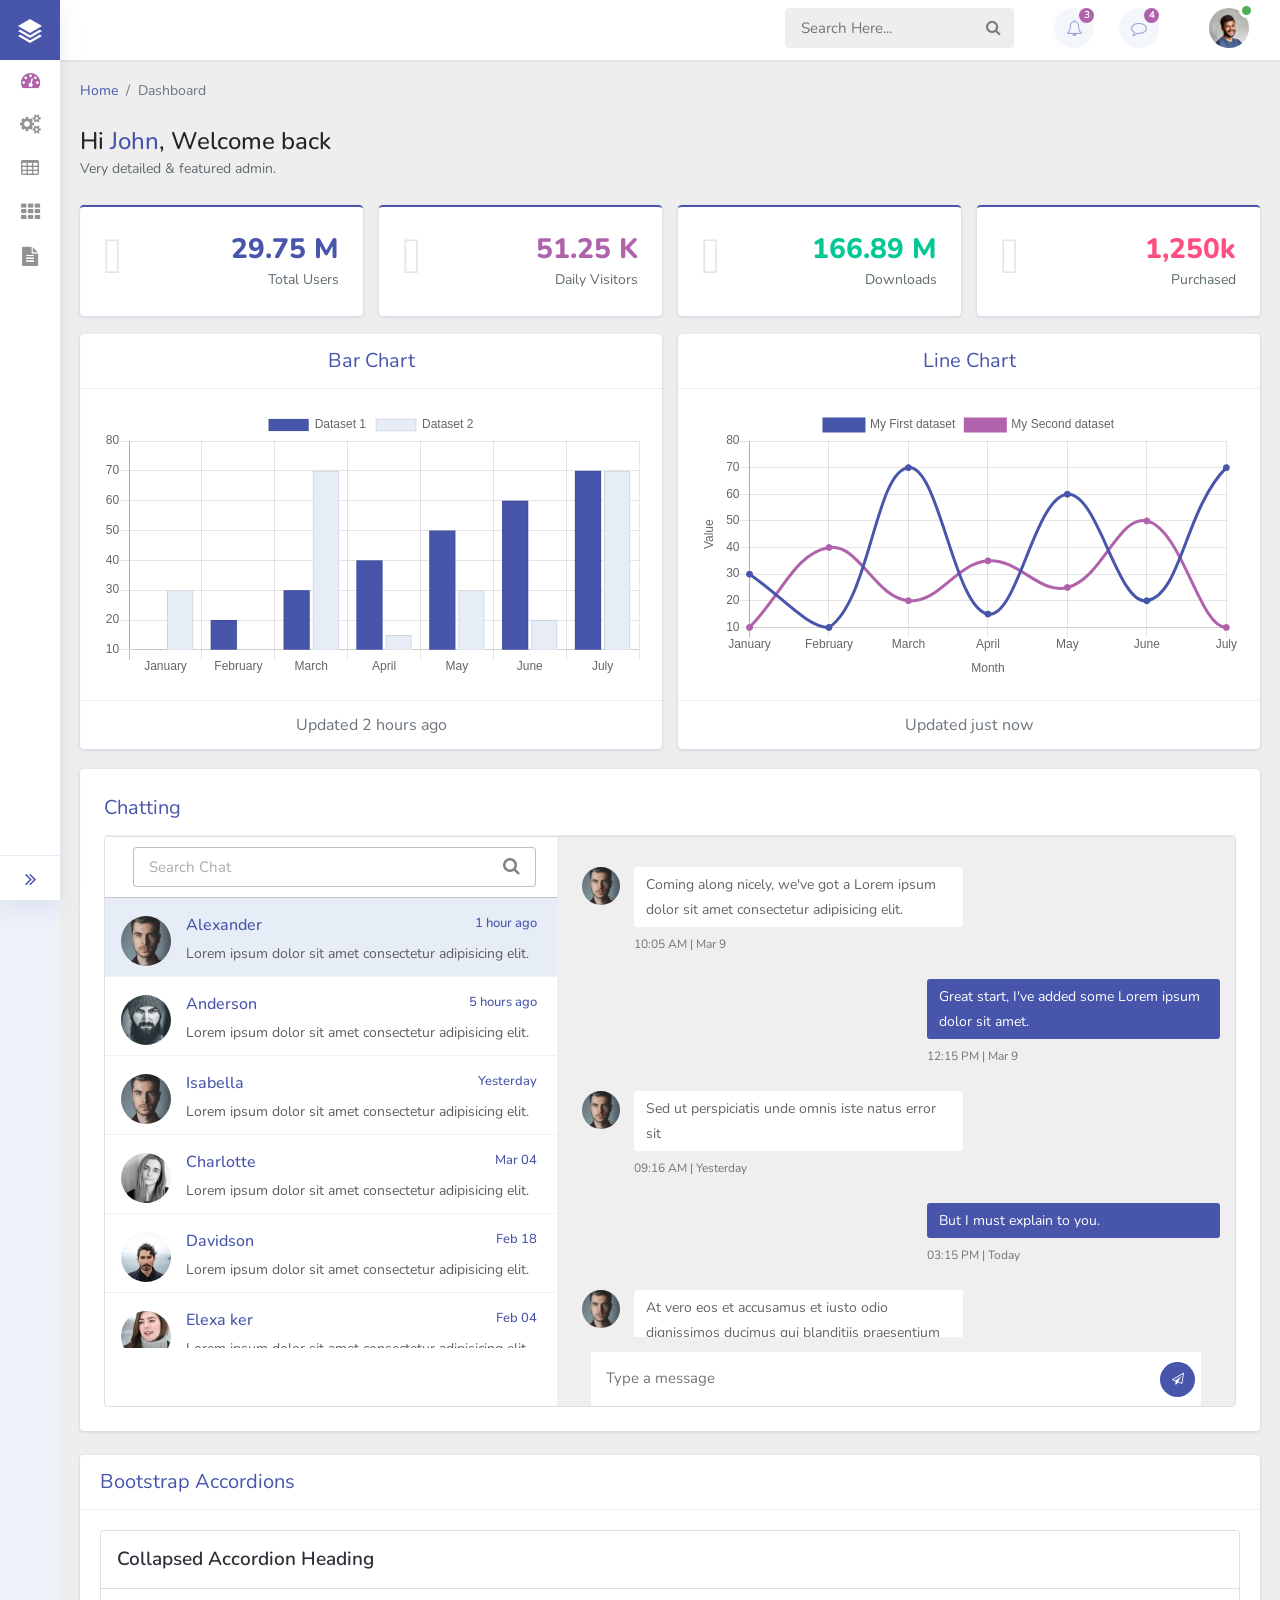
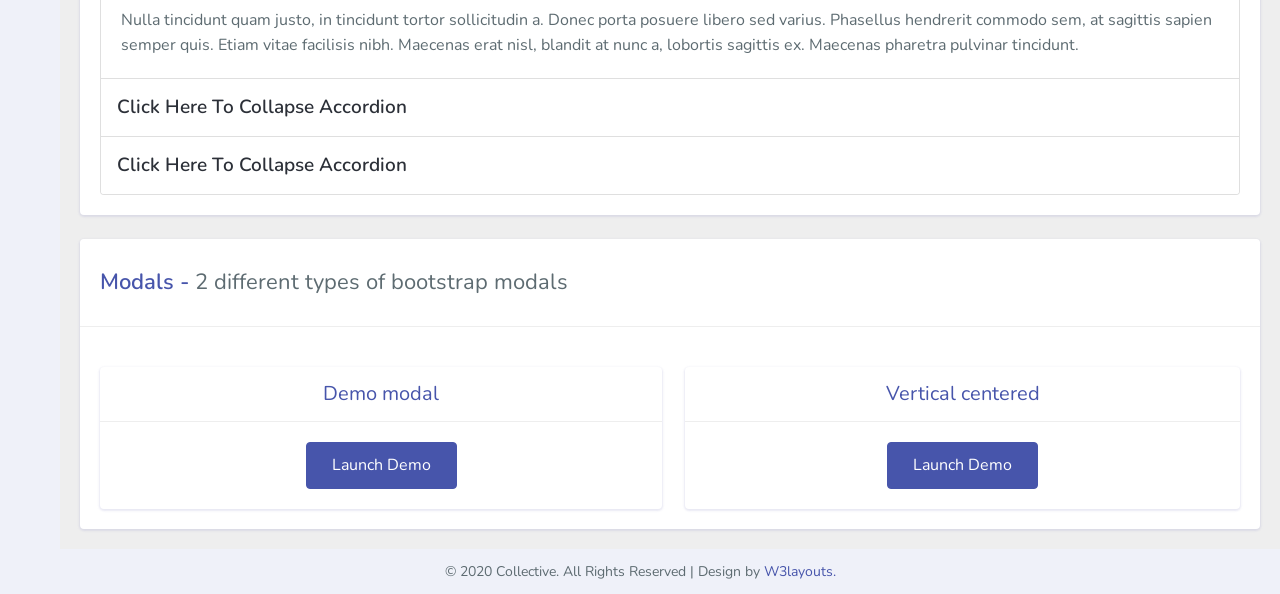
<file: AdminTemp/starter/index.html>
<!doctype html>
<html lang="en">

<head>
    <!-- Required meta tags -->
    <meta charset="utf-8">
    <meta name="viewport" content="width=device-width, initial-scale=1, shrink-to-fit=no">

    <title>Collective Admin Panel a Flat Bootstrap Responsive Website Template | Home :: W3Layouts</title>

    <!-- Template CSS -->
    <link rel="stylesheet" href="assets/css/style-starter.css">

    <!-- google fonts -->
    <link href="//fonts.googleapis.com/css?family=Nunito:300,400,600,700,800,900&display=swap" rel="stylesheet">
</head>

<body class="sidebar-menu-collapsed">
    <div class="se-pre-con"></div>
    <section>
        <!-- sidebar menu start -->
        <div class="sidebar-menu sticky-sidebar-menu">

            <!-- logo start -->
            <div class="logo">
                <h1><a href="index.html">Collective</a></h1>
            </div>

            <div class="logo-icon text-center">
                <a href="index.html" title="logo"><img src="assets/images/logo.png" alt="logo-icon"> </a>
            </div>
            <!-- //logo end -->

            <div class="sidebar-menu-inner">

                <!-- sidebar nav start -->
                <ul class="nav nav-pills nav-stacked custom-nav">
                    <li class="active"><a href="index.html"><i class="fa fa-tachometer"></i><span> Dashboard</span></a>
                    </li>
                    <li class="menu-list">
                        <a href="#"><i class="fa fa-cogs"></i>
            <span>Elements <i class="lnr lnr-chevron-right"></i></span></a>
                        <ul class="sub-menu-list">
                            <li><a href="carousels.html">Carousels</a> </li>
                            <li><a href="cards.html">Default cards</a> </li>
                            <li><a href="people.html">People cards</a></li>
                        </ul>
                    </li>
                    <li><a href="pricing.html"><i class="fa fa-table"></i> <span>Pricing tables</span></a></li>
                    <li><a href="blocks.html"><i class="fa fa-th"></i> <span>Content blocks</span></a></li>
                    <li><a href="forms.html"><i class="fa fa-file-text"></i> <span>Forms</span></a></li>
                </ul>
                <!-- //sidebar nav end -->
                <!-- toggle button start -->
                <a class="toggle-btn">
                    <i class="fa fa-angle-double-left menu-collapsed__left"><span>Collapse Sidebar</span></i>
                    <i class="fa fa-angle-double-right menu-collapsed__right"></i>
                </a>
                <!-- //toggle button end -->
            </div>
        </div>
        <!-- //sidebar menu end -->
        <!-- header-starts -->
        <div class="header sticky-header">

            <!-- notification menu start -->
            <div class="menu-right">
                <div class="navbar user-panel-top">
                    <div class="search-box">
                        <form action="#search-results.html" method="get">
                            <input class="search-input" placeholder="Search Here..." type="search" id="search">
                            <button class="search-submit" value=""><span class="fa fa-search"></span></button>
                        </form>
                    </div>
                    <div class="user-dropdown-details d-flex">
                        <div class="profile_details_left">
                            <ul class="nofitications-dropdown">
                                <li class="dropdown">
                                    <a href="#" class="dropdown-toggle" data-toggle="dropdown" aria-expanded="false"><i
                    class="fa fa-bell-o"></i><span class="badge blue">3</span></a>
                                    <ul class="dropdown-menu">
                                        <li>
                                            <div class="notification_header">
                                                <h3>You have 3 new notifications</h3>
                                            </div>
                                        </li>
                                        <li>
                                            <a href="#" class="grid">
                                                <div class="user_img"><img src="assets/images/avatar1.jpg" alt=""></div>
                                                <div class="notification_desc">
                                                    <p>Johnson purchased template</p>
                                                    <span>Just Now</span>
                                                </div>
                                            </a>
                                        </li>
                                        <li class="odd">
                                            <a href="#" class="grid">
                                                <div class="user_img"><img src="assets/images/avatar2.jpg" alt=""></div>
                                                <div class="notification_desc">
                                                    <p>New customer registered </p>
                                                    <span>1 hour ago</span>
                                                </div>
                                            </a>
                                        </li>
                                        <li>
                                            <a href="#" class="grid">
                                                <div class="user_img"><img src="assets/images/avatar3.jpg" alt=""></div>
                                                <div class="notification_desc">
                                                    <p>Lorem ipsum dolor sit amet </p>
                                                    <span>2 hours ago</span>
                                                </div>
                                            </a>
                                        </li>
                                        <li>
                                            <div class="notification_bottom">
                                                <a href="#all" class="bg-primary">See all notifications</a>
                                            </div>
                                        </li>
                                    </ul>
                                </li>
                                <li class="dropdown">
                                    <a href="#" class="dropdown-toggle" data-toggle="dropdown" aria-expanded="false"><i
                    class="fa fa-comment-o"></i><span class="badge blue">4</span></a>
                                    <ul class="dropdown-menu">
                                        <li>
                                            <div class="notification_header">
                                                <h3>You have 4 new messages</h3>
                                            </div>
                                        </li>
                                        <li>
                                            <a href="#" class="grid">
                                                <div class="user_img"><img src="assets/images/avatar1.jpg" alt=""></div>
                                                <div class="notification_desc">
                                                    <p>Johnson purchased template</p>
                                                    <span>Just Now</span>
                                                </div>
                                            </a>
                                        </li>
                                        <li class="odd">
                                            <a href="#" class="grid">
                                                <div class="user_img"><img src="assets/images/avatar2.jpg" alt=""></div>
                                                <div class="notification_desc">
                                                    <p>New customer registered </p>
                                                    <span>1 hour ago</span>
                                                </div>
                                            </a>
                                        </li>
                                        <li>
                                            <a href="#" class="grid">
                                                <div class="user_img"><img src="assets/images/avatar3.jpg" alt=""></div>
                                                <div class="notification_desc">
                                                    <p>Lorem ipsum dolor sit amet </p>
                                                    <span>2 hours ago</span>
                                                </div>
                                            </a>
                                        </li>
                                        <li>
                                            <a href="#" class="grid">
                                                <div class="user_img"><img src="assets/images/avatar1.jpg" alt=""></div>
                                                <div class="notification_desc">
                                                    <p>Johnson purchased template</p>
                                                    <span>Just Now</span>
                                                </div>
                                            </a>
                                        </li>
                                        <li>
                                            <div class="notification_bottom">
                                                <a href="#all" class="bg-primary">See all messages</a>
                                            </div>
                                        </li>
                                    </ul>
                                </li>
                            </ul>
                        </div>
                        <div class="profile_details">
                            <ul>
                                <li class="dropdown profile_details_drop">
                                    <a href="#" class="dropdown-toggle" data-toggle="dropdown" id="dropdownMenu3" aria-haspopup="true" aria-expanded="false">
                                        <div class="profile_img">
                                            <img src="assets/images/profileimg.jpg" class="rounded-circle" alt="" />
                                            <div class="user-active">
                                                <span></span>
                                            </div>
                                        </div>
                                    </a>
                                    <ul class="dropdown-menu drp-mnu" aria-labelledby="dropdownMenu3">
                                        <li class="user-info">
                                            <h5 class="user-name">John Deo</h5>
                                            <span class="status ml-2">Available</span>
                                        </li>
                                        <li> <a href="#"><i class="lnr lnr-user"></i>My Profile</a> </li>
                                        <li> <a href="#"><i class="lnr lnr-users"></i>1k Followers</a> </li>
                                        <li> <a href="#"><i class="lnr lnr-cog"></i>Setting</a> </li>
                                        <li> <a href="#"><i class="lnr lnr-heart"></i>100 Likes</a> </li>
                                        <li class="logout"> <a href="#sign-up.html"><i class="fa fa-power-off"></i> Logout</a> </li>
                                    </ul>
                                </li>
                            </ul>
                        </div>
                    </div>
                </div>
            </div>
            <!--notification menu end -->
        </div>
        <!-- //header-ends -->
        <!-- main content start -->
        <div class="main-content">

            <!-- content -->
            <div class="container-fluid content-top-gap">

                <nav aria-label="breadcrumb">
                    <ol class="breadcrumb my-breadcrumb">
                        <li class="breadcrumb-item"><a href="index.html">Home</a></li>
                        <li class="breadcrumb-item active" aria-current="page">Dashboard</li>
                    </ol>
                </nav>
                <div class="welcome-msg pt-3 pb-4">
                    <h1>Hi <span class="text-primary">John</span>, Welcome back</h1>
                    <p>Very detailed & featured admin.</p>
                </div>

                <!-- statistics data -->
                <div class="statistics">
                    <div class="row">
                        <div class="col-xl-6 pr-xl-2">
                            <div class="row">
                                <div class="col-sm-6 pr-sm-2 statistics-grid">
                                    <div class="card card_border border-primary-top p-4">
                                        <i class="lnr lnr-users"> </i>
                                        <h3 class="text-primary number">29.75 M</h3>
                                        <p class="stat-text">Total Users</p>
                                    </div>
                                </div>
                                <div class="col-sm-6 pl-sm-2 statistics-grid">
                                    <div class="card card_border border-primary-top p-4">
                                        <i class="lnr lnr-eye"> </i>
                                        <h3 class="text-secondary number">51.25 K</h3>
                                        <p class="stat-text">Daily Visitors</p>
                                    </div>
                                </div>
                            </div>
                        </div>
                        <div class="col-xl-6 pl-xl-2">
                            <div class="row">
                                <div class="col-sm-6 pr-sm-2 statistics-grid">
                                    <div class="card card_border border-primary-top p-4">
                                        <i class="lnr lnr-cloud-download"> </i>
                                        <h3 class="text-success number">166.89 M</h3>
                                        <p class="stat-text">Downloads</p>
                                    </div>
                                </div>
                                <div class="col-sm-6 pl-sm-2 statistics-grid">
                                    <div class="card card_border border-primary-top p-4">
                                        <i class="lnr lnr-cart"> </i>
                                        <h3 class="text-danger number">1,250k</h3>
                                        <p class="stat-text">Purchased</p>
                                    </div>
                                </div>
                            </div>
                        </div>
                    </div>
                </div>
                <!-- //statistics data -->

                <!-- charts -->
                <div class="chart">
                    <div class="row">
                        <div class="col-lg-6 pr-lg-2 chart-grid">
                            <div class="card text-center card_border">
                                <div class="card-header chart-grid__header">
                                    Bar Chart
                                </div>
                                <div class="card-body">
                                    <!-- bar chart -->
                                    <div id="container">
                                        <canvas id="barchart"></canvas>
                                    </div>
                                    <!-- //bar chart -->
                                </div>
                                <div class="card-footer text-muted chart-grid__footer">
                                    Updated 2 hours ago
                                </div>
                            </div>
                        </div>
                        <div class="col-lg-6 pl-lg-2 chart-grid">
                            <div class="card text-center card_border">
                                <div class="card-header chart-grid__header">
                                    Line Chart
                                </div>
                                <div class="card-body">
                                    <!-- line chart -->
                                    <div id="container">
                                        <canvas id="linechart"></canvas>
                                    </div>
                                    <!-- //line chart -->
                                </div>
                                <div class="card-footer text-muted chart-grid__footer">
                                    Updated just now
                                </div>
                            </div>
                        </div>
                    </div>
                </div>
                <!-- //charts -->

                <!-- chatting -->
                <div class="data-tables">
                    <div class="row">
                        <div class="col-lg-12 chart-grid mb-4">
                            <div class="card card_border p-4">
                                <div class="card-header chart-grid__header pl-0 pt-0">
                                    Chatting
                                </div>
                                <div class="messaging">
                                    <div class="inbox_msg">
                                        <div class="inbox_people">
                                            <div class="headind_srch">
                                                <div class="srch_bar">
                                                    <div class="stylish-input-group">
                                                        <input type="text" class="search-bar" placeholder="Search Chat">
                                                        <span class="input-group-addon">
                          <button type="button"> <i class="fa fa-search" aria-hidden="true"></i> </button>
                        </span> </div>
                                                </div>
                                            </div>
                                            <div class="inbox_chat">
                                                <div class="chat_list active_chat">
                                                    <div class="chat_people">
                                                        <div class="chat_img"> <img src="assets/images/avatar5.jpg" alt="Alexander" class="img-fluid">
                                                        </div>
                                                        <div class="chat_ib">
                                                            <h5>Alexander <span class="chat_date">1 hour ago</span></h5>
                                                            <p>Lorem ipsum dolor sit amet consectetur adipisicing elit.</p>
                                                        </div>
                                                    </div>
                                                </div>
                                                <div class="chat_list">
                                                    <div class="chat_people">
                                                        <div class="chat_img"> <img src="assets/images/avatar3.jpg" alt="Anderson" class="img-fluid">
                                                        </div>
                                                        <div class="chat_ib">
                                                            <h5>Anderson <span class="chat_date">5 hours ago</span></h5>
                                                            <p>Lorem ipsum dolor sit amet consectetur adipisicing elit.</p>
                                                        </div>
                                                    </div>
                                                </div>
                                                <div class="chat_list">
                                                    <div class="chat_people">
                                                        <div class="chat_img"> <img src="assets/images/avatar5.jpg" alt="Isabella" class="img-fluid">
                                                        </div>
                                                        <div class="chat_ib">
                                                            <h5>Isabella <span class="chat_date">Yesterday</span></h5>
                                                            <p>Lorem ipsum dolor sit amet consectetur adipisicing elit.</p>
                                                        </div>
                                                    </div>
                                                </div>
                                                <div class="chat_list">
                                                    <div class="chat_people">
                                                        <div class="chat_img"> <img src="assets/images/avatar4.jpg" alt="Charlotte" class="img-fluid">
                                                        </div>
                                                        <div class="chat_ib">
                                                            <h5>Charlotte <span class="chat_date">Mar 04</span></h5>
                                                            <p>Lorem ipsum dolor sit amet consectetur adipisicing elit.</p>
                                                        </div>
                                                    </div>
                                                </div>
                                                <div class="chat_list">
                                                    <div class="chat_people">
                                                        <div class="chat_img"> <img src="assets/images/avatar2.jpg" alt="Davidson" class="img-fluid">
                                                        </div>
                                                        <div class="chat_ib">
                                                            <h5>Davidson <span class="chat_date">Feb 18</span></h5>
                                                            <p>Lorem ipsum dolor sit amet consectetur adipisicing elit.</p>
                                                        </div>
                                                    </div>
                                                </div>
                                                <div class="chat_list">
                                                    <div class="chat_people">
                                                        <div class="chat_img"> <img src="assets/images/avatar1.jpg" alt="Elexa ker" class="img-fluid">
                                                        </div>
                                                        <div class="chat_ib">
                                                            <h5>Elexa ker <span class="chat_date">Feb 04</span></h5>
                                                            <p>Lorem ipsum dolor sit amet consectetur adipisicing elit.</p>
                                                        </div>
                                                    </div>
                                                </div>
                                                <div class="chat_list">
                                                    <div class="chat_people">
                                                        <div class="chat_img"> <img src="assets/images/avatar4.jpg" alt="Charlotte" class="img-fluid">
                                                        </div>
                                                        <div class="chat_ib">
                                                            <h5>Charlotte <span class="chat_date">Jan 28</span></h5>
                                                            <p>Lorem ipsum dolor sit amet consectetur adipisicing elit.</p>
                                                        </div>
                                                    </div>
                                                </div>
                                            </div>
                                        </div>
                                        <div class="mesgs">
                                            <div class="msg_history">
                                                <div class="incoming_msg">
                                                    <div class="incoming_msg_img"> <img src="assets/images/avatar5.jpg" alt="Alexander" class="img-fluid"> </div>
                                                    <div class="received_msg">
                                                        <div class="received_withd_msg">
                                                            <p>Coming along nicely, we've got a Lorem ipsum dolor sit amet consectetur adipisicing elit.
                                                            </p>
                                                            <span class="time_date"> 10:05 AM | Mar 9</span>
                                                        </div>
                                                    </div>
                                                </div>
                                                <div class="outgoing_msg">
                                                    <div class="sent_msg">
                                                        <p>Great start, I've added some Lorem ipsum dolor sit amet. </p>
                                                        <span class="time_date"> 12:15 PM | Mar 9</span>
                                                    </div>
                                                </div>
                                                <div class="incoming_msg">
                                                    <div class="incoming_msg_img"> <img src="assets/images/avatar5.jpg" alt="Alexander" class="img-fluid"> </div>
                                                    <div class="received_msg">
                                                        <div class="received_withd_msg">
                                                            <p>Sed ut perspiciatis unde omnis iste natus error sit</p>
                                                            <span class="time_date"> 09:16 AM | Yesterday</span>
                                                        </div>
                                                    </div>
                                                </div>
                                                <div class="outgoing_msg">
                                                    <div class="sent_msg">
                                                        <p>But I must explain to you.</p>
                                                        <span class="time_date"> 03:15 PM | Today</span>
                                                    </div>
                                                </div>
                                                <div class="incoming_msg">
                                                    <div class="incoming_msg_img"> <img src="assets/images/avatar5.jpg" alt="Alexander" class="img-fluid"> </div>
                                                    <div class="received_msg">
                                                        <div class="received_withd_msg">
                                                            <p>At vero eos et accusamus et iusto odio dignissimos ducimus qui blanditiis praesentium voluptatum deleniti atque corrupti quos dolores.</p>
                                                            <span class="time_date"> 03:16 PM | Today</span>
                                                        </div>
                                                    </div>
                                                </div>
                                            </div>
                                            <div class="type_msg">
                                                <div class="input_msg_write">
                                                    <input type="text" class="write_msg" placeholder="Type a message" />
                                                    <button class="msg_send_btn" type="button"><i class="fa fa-paper-plane-o"
                          aria-hidden="true"></i></button>
                                                </div>
                                            </div>
                                        </div>
                                    </div>
                                </div>
                            </div>
                        </div>
                    </div>
                </div>
                <!-- //chatting -->

                <!-- accordions -->
                <div class="accordions">
                    <div class="row">
                        <!-- accordion style 1 -->
                        <div class="col-lg-12 mb-4">
                            <div class="card card_border">
                                <div class="card-header chart-grid__header">
                                    Bootstrap Accordions
                                </div>
                                <div class="card-body">
                                    <div class="accordion" id="accordionExample">
                                        <div class="card">
                                            <div class="card-header bg-white p-0" id="headingOne">
                                                <a href="#" class="card__title p-3" data-toggle="collapse" data-target="#collapseOne" aria-expanded="true" aria-controls="collapseOne">Collapsed accordion heading </a>
                                            </div>

                                            <div id="collapseOne" class="collapse show" aria-labelledby="headingOne" data-parent="#accordionExample">
                                                <div class="card-body para__style">
                                                    Nulla tincidunt quam justo, in tincidunt tortor sollicitudin a. Donec porta posuere libero sed varius. Phasellus hendrerit commodo sem, at sagittis sapien semper quis. Etiam vitae facilisis nibh. Maecenas erat nisl, blandit at nunc a, lobortis sagittis
                                                    ex. Maecenas pharetra pulvinar tincidunt.
                                                </div>
                                            </div>
                                        </div>
                                        <div class="card">
                                            <div class="card-header bg-white p-0" id="headingTwo">
                                                <a href="#" class="card__title p-3" data-toggle="collapse" data-target="#collapseTwo" aria-expanded="false" aria-controls="collapseTwo">Click here to collapse accordion</a>
                                            </div>
                                            <div id="collapseTwo" class="collapse" aria-labelledby="headingTwo" data-parent="#accordionExample">
                                                <div class="card-body para__style">
                                                    Nulla tincidunt quam justo, in tincidunt tortor sollicitudin a. Donec porta posuere libero sed varius. Phasellus hendrerit commodo sem, at sagittis sapien semper quis. Etiam vitae facilisis nibh. Maecenas erat nisl, blandit at nunc a, lobortis sagittis
                                                    ex. Maecenas pharetra pulvinar tincidunt.
                                                </div>
                                            </div>
                                        </div>
                                        <div class="card">
                                            <div class="card-header bg-white p-0" id="headingThree">
                                                <a href="#" class="card__title p-3" data-toggle="collapse" data-target="#collapseThree" aria-expanded="false" aria-controls="collapseThree">Click here to
                      collapse accordion</a>
                                            </div>
                                            <div id="collapseThree" class="collapse" aria-labelledby="headingThree" data-parent="#accordionExample">
                                                <div class="card-body para__style">
                                                    Nulla tincidunt quam justo, in tincidunt tortor sollicitudin a. Donec porta posuere libero sed varius. Phasellus hendrerit commodo sem, at sagittis sapien semper quis. Etiam vitae facilisis nibh. Maecenas erat nisl, blandit at nunc a, lobortis sagittis
                                                    ex. Maecenas pharetra pulvinar tincidunt.
                                                </div>
                                            </div>
                                        </div>
                                    </div>
                                </div>
                            </div>
                        </div>
                        <!-- //accordion style 1 -->
                    </div>
                </div>
                <!-- //accordions -->

                <!-- modals -->
                <section class="template-cards">
                    <div class="card card_border">
                        <div class="cards__heading">
                            <h3>Modals - <span>2 different types of bootstrap modals</span></h3>
                        </div>
                        <div class="card-body pb-0">
                            <div class="row">
                                <div class="col-lg-6 pr-lg-2 chart-grid">
                                    <div class="card text-center card_border">
                                        <div class="card-header chart-grid__header">
                                            Demo modal
                                        </div>
                                        <div class="card-body">
                                            <!-- Button trigger modal -->
                                            <button type="button" class="btn btn-primary btn-style" data-toggle="modal" data-target="#exampleModal">
                    Launch demo
                  </button>

                                            <!-- Modal -->
                                            <div class="modal fade" id="exampleModal" tabindex="-1" role="dialog" aria-labelledby="exampleModalLabel" aria-hidden="true">
                                                <div class="modal-dialog" role="document">
                                                    <div class="modal-content">
                                                        <div class="modal-header">
                                                            <h5 class="modal-title" id="exampleModalLabel">Modal title</h5>
                                                            <button type="button" class="close" data-dismiss="modal" aria-label="Close">
                            <span aria-hidden="true">&times;</span>
                          </button>
                                                        </div>
                                                        <div class="modal-body">
                                                            ...
                                                        </div>
                                                        <div class="modal-footer">
                                                            <button type="button" class="btn btn-danger" data-dismiss="modal">Close</button>
                                                            <button type="button" class="btn btn-success">Save changes</button>
                                                        </div>
                                                    </div>
                                                </div>
                                            </div>
                                        </div>
                                    </div>
                                </div>
                                <div class="col-lg-6 chart-grid">
                                    <div class="card text-center card_border">
                                        <div class="card-header chart-grid__header">
                                            Vertical centered
                                        </div>
                                        <div class="card-body">
                                            <!-- Button trigger modal -->
                                            <button type="button" class="btn btn-primary btn-style" data-toggle="modal" data-target="#exampleModalCenter">
                    Launch demo
                  </button>
                                            <!-- Modal -->
                                            <div class="modal fade" id="exampleModalCenter" tabindex="-1" role="dialog" aria-labelledby="exampleModalCenterTitle" aria-hidden="true">
                                                <div class="modal-dialog modal-dialog-centered" role="document">
                                                    <div class="modal-content">
                                                        <div class="modal-header">
                                                            <h5 class="modal-title" id="exampleModalLongTitle">Modal title</h5>
                                                            <button type="button" class="close" data-dismiss="modal" aria-label="Close">
                            <span aria-hidden="true">&times;</span>
                          </button>
                                                        </div>
                                                        <div class="modal-body">
                                                            ...
                                                        </div>
                                                        <div class="modal-footer">
                                                            <button type="button" class="btn btn-danger" data-dismiss="modal">Close</button>
                                                            <button type="button" class="btn btn-success">Save changes</button>
                                                        </div>
                                                    </div>
                                                </div>
                                            </div>
                                        </div>
                                    </div>
                                </div>
                            </div>
                        </div>
                    </div>
                </section>
                <!-- //modals -->

            </div>
            <!-- //content -->
        </div>
        <!-- main content end-->
    </section>
    <!--footer section start-->
    <footer class="dashboard">
        <p>&copy 2020 Collective. All Rights Reserved | Design by <a href="https://w3layouts.com/" target="_blank" class="text-primary">W3layouts.</a></p>
    </footer>
    <!--footer section end-->
    <!-- move top -->
    <button onclick="topFunction()" id="movetop" class="bg-primary" title="Go to top">
  <span class="fa fa-angle-up"></span>
</button>
    <script>
        // When the user scrolls down 20px from the top of the document, show the button
        window.onscroll = function() {
            scrollFunction()
        };

        function scrollFunction() {
            if (document.body.scrollTop > 20 || document.documentElement.scrollTop > 20) {
                document.getElementById("movetop").style.display = "block";
            } else {
                document.getElementById("movetop").style.display = "none";
            }
        }

        // When the user clicks on the button, scroll to the top of the document
        function topFunction() {
            document.body.scrollTop = 0;
            document.documentElement.scrollTop = 0;
        }
    </script>
    <!-- /move top -->


    <script src="assets/js/jquery-3.3.1.min.js"></script>
    <script src="assets/js/jquery-1.10.2.min.js"></script>

    <!-- chart js -->
    <script src="assets/js/Chart.min.js"></script>
    <script src="assets/js/utils.js"></script>
    <!-- //chart js -->

    <!-- Different scripts of charts.  Ex.Barchart, Linechart -->
    <script src="assets/js/bar.js"></script>
    <script src="assets/js/linechart.js"></script>
    <!-- //Different scripts of charts.  Ex.Barchart, Linechart -->


    <script src="assets/js/jquery.nicescroll.js"></script>
    <script src="assets/js/scripts.js"></script>

    <!-- close script -->
    <script>
        var closebtns = document.getElementsByClassName("close-grid");
        var i;

        for (i = 0; i < closebtns.length; i++) {
            closebtns[i].addEventListener("click", function() {
                this.parentElement.style.display = 'none';
            });
        }
    </script>
    <!-- //close script -->

    <!-- disable body scroll when navbar is in active -->
    <script>
        $(function() {
            $('.sidebar-menu-collapsed').click(function() {
                $('body').toggleClass('noscroll');
            })
        });
    </script>
    <!-- disable body scroll when navbar is in active -->

    <!-- loading-gif Js -->
    <script src="assets/js/modernizr.js"></script>
    <script>
        $(window).load(function() {
            // Animate loader off screen
            $(".se-pre-con").fadeOut("slow");;
        });
    </script>
    <!--// loading-gif Js -->

    <!-- Bootstrap Core JavaScript -->
    <script src="assets/js/bootstrap.min.js"></script>

</body>

</html>
</file>
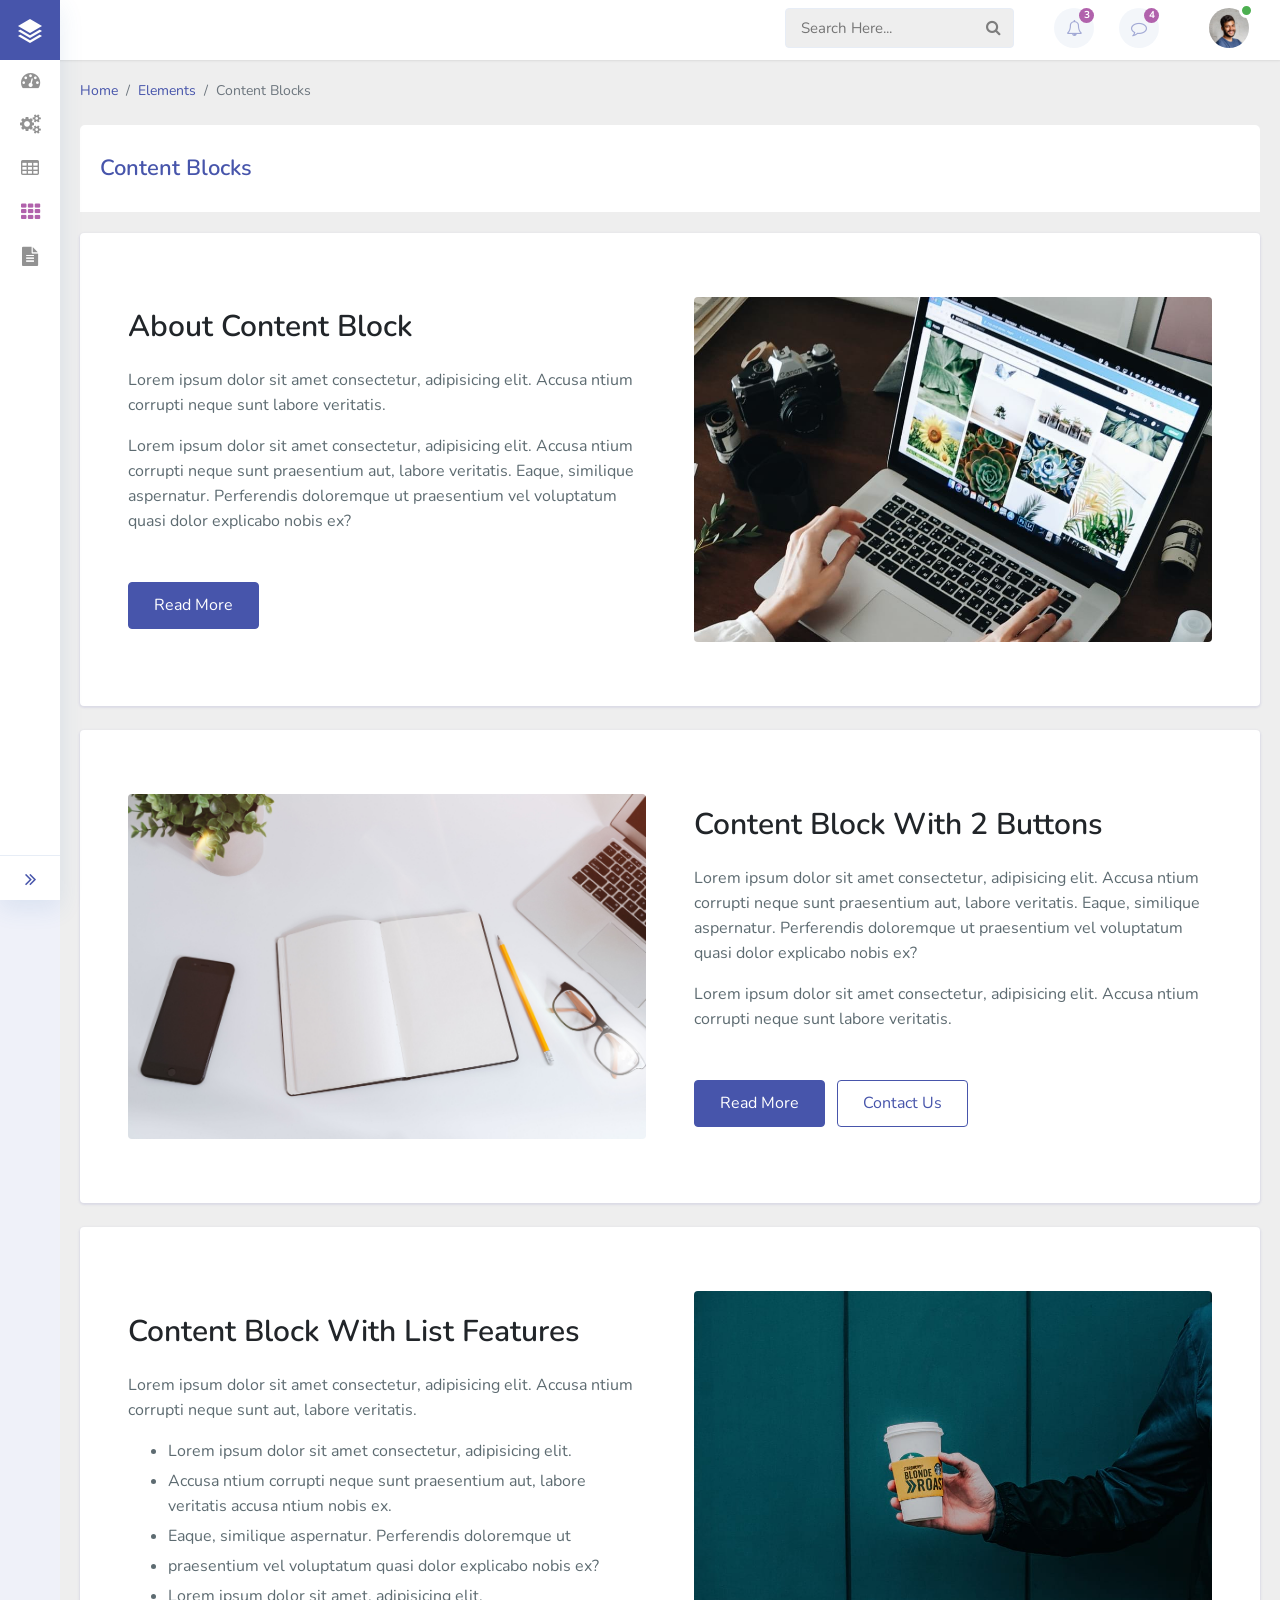
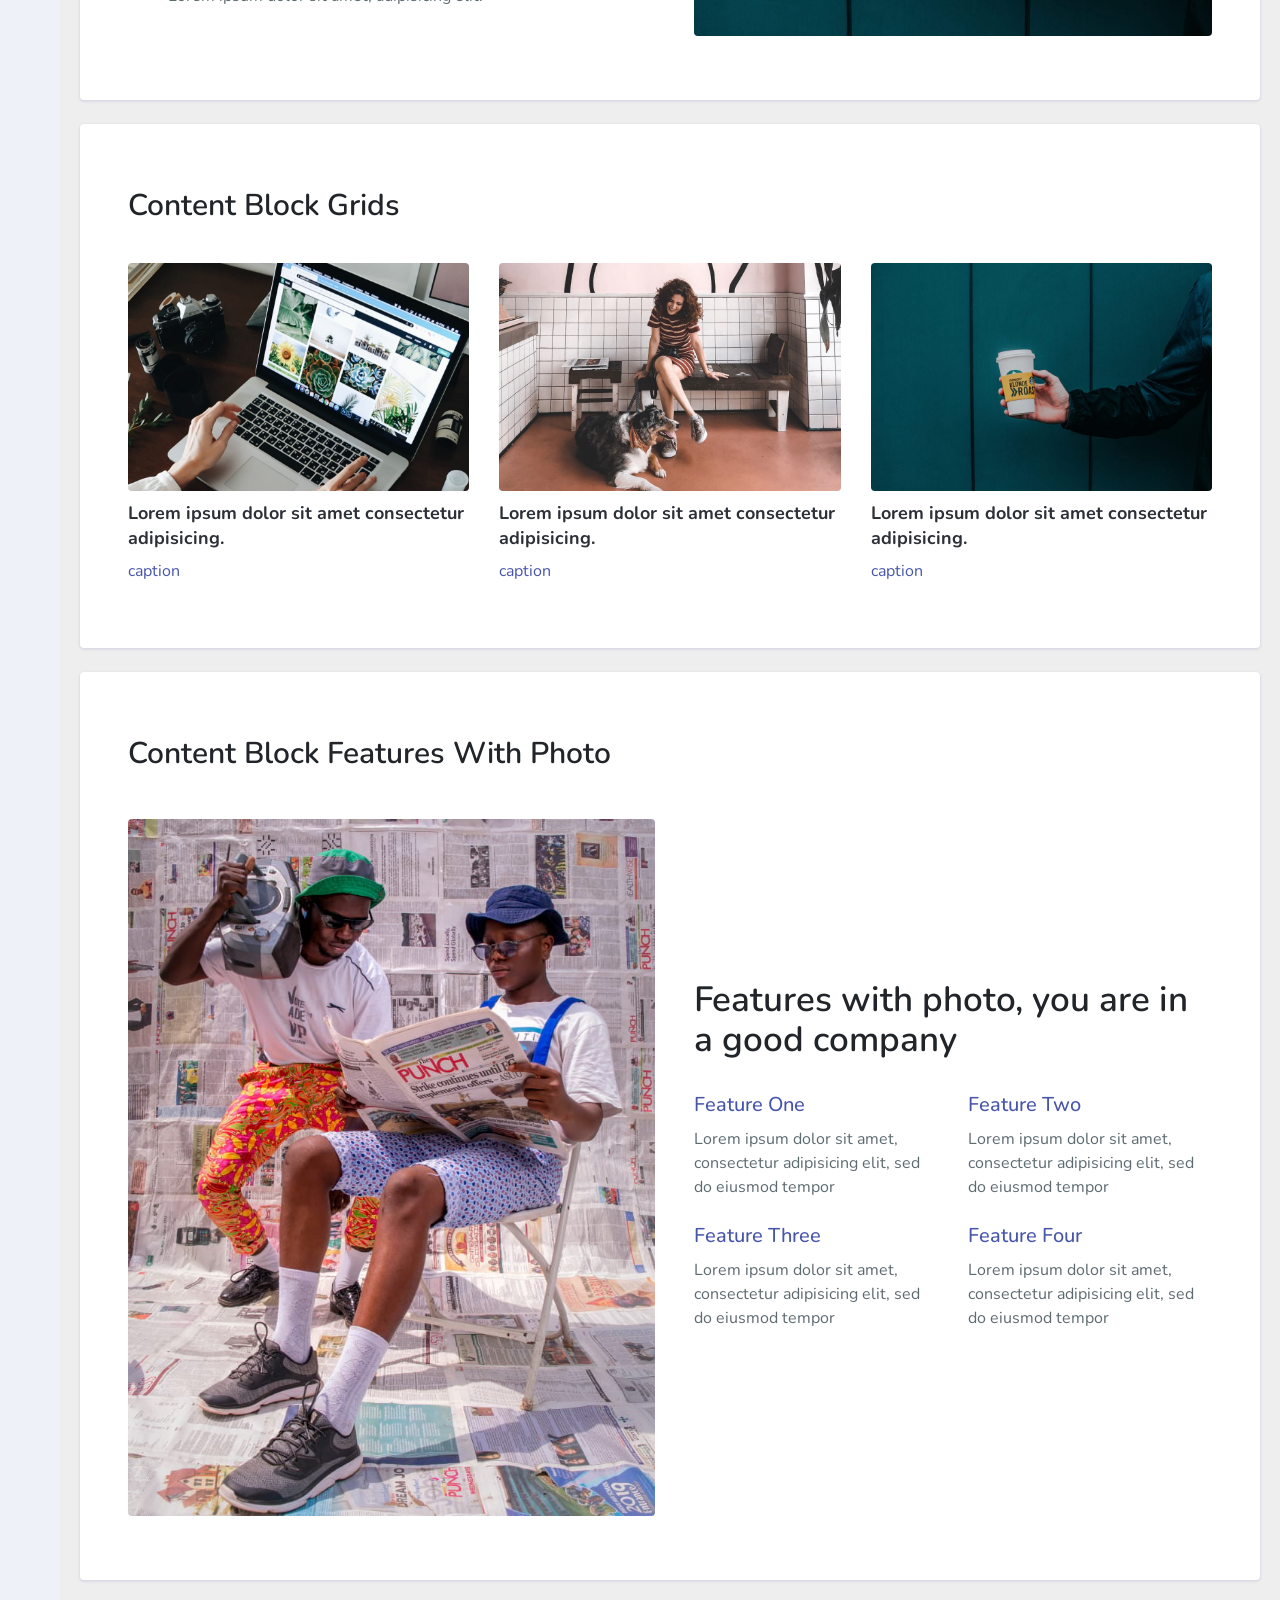
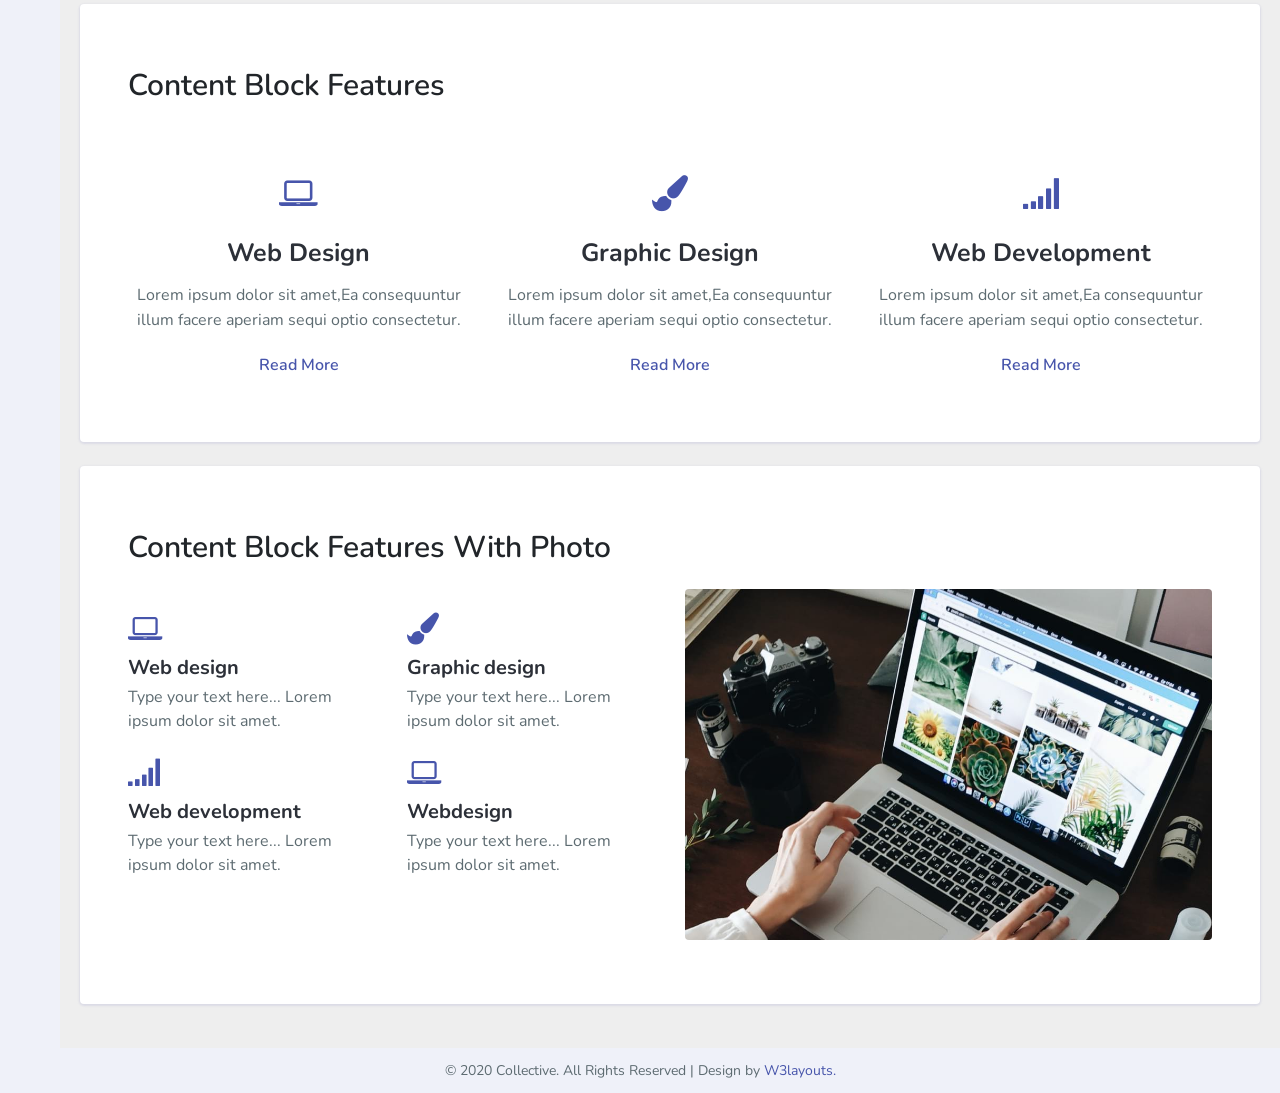
<file: AdminTemp/starter/blocks.html>
<!--
Author: W3layouts
Author URL: http://w3layouts.com
-->
<!doctype html>
<html lang="en">

<head>
  <!-- Required meta tags -->
  <meta charset="utf-8">
  <meta name="viewport" content="width=device-width, initial-scale=1, shrink-to-fit=no">

  <title>Collective Admin Panel a Flat Bootstrap Responsive Website Template | Content Blocks :: W3Layouts</title>

  <!-- Template CSS -->
  <link rel="stylesheet" href="assets/css/style-starter.css">

  <!-- google fonts -->
  <link href="//fonts.googleapis.com/css?family=Nunito:300,400,600,700,800,900&display=swap" rel="stylesheet">
</head>

<body class="sidebar-menu-collapsed">
<div class="se-pre-con"></div>
<section>
  <!-- sidebar menu start -->
  <div class="sidebar-menu sticky-sidebar-menu">

    <!-- logo start -->
    <div class="logo">
      <h1><a href="index.html">Collective</a></h1>
    </div>

  <!-- if logo is image enable this -->
    <!-- image logo --
    <div class="logo">
      <a href="index.html">
        <img src="image-path" alt="Your logo" title="Your logo" class="img-fluid" style="height:35px;" />
      </a>
    </div>
    <!-- //image logo -->

    <div class="logo-icon text-center">
      <a href="index.html" title="logo"><img src="assets/images/logo.png" alt="logo-icon"> </a>
    </div>
    <!-- //logo end -->

    <div class="sidebar-menu-inner">

      <!-- sidebar nav start -->
      <ul class="nav nav-pills nav-stacked custom-nav">
        <li><a href="index.html"><i class="fa fa-tachometer"></i><span> Dashboard</span></a>
        </li>
        <li class="menu-list">
          <a href="#"><i class="fa fa-cogs"></i>
            <span>Elements <i class="lnr lnr-chevron-right"></i></span></a>
          <ul class="sub-menu-list">
            <li><a href="carousels.html">Carousels</a> </li>
            <li><a href="cards.html">Default cards</a> </li>
            <li><a href="people.html">People cards</a></li>
          </ul>
        </li>
        <li><a href="pricing.html"><i class="fa fa-table"></i> <span>Pricing tables</span></a></li>
        <li class="active"><a href="blocks.html"><i class="fa fa-th"></i> <span>Content blocks</span></a></li>
        <li><a href="forms.html"><i class="fa fa-file-text"></i> <span>Forms</span></a></li>
      </ul>
      <!-- //sidebar nav end -->
      <!-- toggle button start -->
      <a class="toggle-btn">
        <i class="fa fa-angle-double-left menu-collapsed__left"><span>Collapse Sidebar</span></i>
        <i class="fa fa-angle-double-right menu-collapsed__right"></i>
      </a>
      <!-- //toggle button end -->
    </div>
  </div>
  <!-- //sidebar menu end -->
  <!-- header-starts -->
  <div class="header sticky-header">

    <!-- notification menu start -->
    <div class="menu-right">
      <div class="navbar user-panel-top">
        <div class="search-box">
          <form action="#search-results.html" method="get">
            <input class="search-input" placeholder="Search Here..." type="search" id="search">
            <button class="search-submit" value=""><span class="fa fa-search"></span></button>
          </form>
        </div>
        <div class="user-dropdown-details d-flex">
          <div class="profile_details_left">
            <ul class="nofitications-dropdown">
              <li class="dropdown">
                <a href="#" class="dropdown-toggle" data-toggle="dropdown" aria-expanded="false"><i
                    class="fa fa-bell-o"></i><span class="badge blue">3</span></a>
                <ul class="dropdown-menu">
                  <li>
                    <div class="notification_header">
                      <h3>You have 3 new notifications</h3>
                    </div>
                  </li>
                  <li><a href="#" class="grid">
                      <div class="user_img"><img src="assets/images/avatar1.jpg" alt=""></div>
                      <div class="notification_desc">
                        <p>Johnson purchased template</p>
                        <span>Just Now</span>
                      </div>
                    </a></li>
                  <li class="odd"><a href="#" class="grid">
                      <div class="user_img"><img src="assets/images/avatar2.jpg" alt=""></div>
                      <div class="notification_desc">
                        <p>New customer registered </p>
                        <span>1 hour ago</span>
                      </div>
                    </a></li>
                  <li><a href="#" class="grid">
                      <div class="user_img"><img src="assets/images/avatar3.jpg" alt=""></div>
                      <div class="notification_desc">
                        <p>Lorem ipsum dolor sit amet </p>
                        <span>2 hours ago</span>
                      </div>
                    </a></li>
                  <li>
                    <div class="notification_bottom">
                      <a href="#all" class="bg-primary">See all notifications</a>
                    </div>
                  </li>
                </ul>
              </li>
              <li class="dropdown">
                <a href="#" class="dropdown-toggle" data-toggle="dropdown" aria-expanded="false"><i
                    class="fa fa-comment-o"></i><span class="badge blue">4</span></a>
                <ul class="dropdown-menu">
                  <li>
                    <div class="notification_header">
                      <h3>You have 4 new messages</h3>
                    </div>
                  </li>
                  <li><a href="#" class="grid">
                      <div class="user_img"><img src="assets/images/avatar1.jpg" alt=""></div>
                      <div class="notification_desc">
                        <p>Johnson purchased template</p>
                        <span>Just Now</span>
                      </div>
                    </a></li>
                  <li class="odd"><a href="#" class="grid">
                      <div class="user_img"><img src="assets/images/avatar2.jpg" alt=""></div>
                      <div class="notification_desc">
                        <p>New customer registered </p>
                        <span>1 hour ago</span>
                      </div>
                    </a></li>
                  <li><a href="#" class="grid">
                      <div class="user_img"><img src="assets/images/avatar3.jpg" alt=""></div>
                      <div class="notification_desc">
                        <p>Lorem ipsum dolor sit amet </p>
                        <span>2 hours ago</span>
                      </div>
                    </a></li>
                  <li><a href="#" class="grid">
                      <div class="user_img"><img src="assets/images/avatar1.jpg" alt=""></div>
                      <div class="notification_desc">
                        <p>Johnson purchased template</p>
                        <span>Just Now</span>
                      </div>
                    </a></li>
                  <li>
                    <div class="notification_bottom">
                      <a href="#all" class="bg-primary">See all messages</a>
                    </div>
                  </li>
                </ul>
              </li>
            </ul>
          </div>
          <div class="profile_details">
            <ul>
              <li class="dropdown profile_details_drop">
                <a href="#" class="dropdown-toggle" data-toggle="dropdown" id="dropdownMenu3" aria-haspopup="true"
                  aria-expanded="false">
                  <div class="profile_img">
                    <img src="assets/images/profileimg.jpg" class="rounded-circle" alt="" />
                    <div class="user-active">
                      <span></span>
                    </div>
                  </div>
                </a>
                <ul class="dropdown-menu drp-mnu" aria-labelledby="dropdownMenu3">
                  <li class="user-info">
                    <h5 class="user-name">John Deo</h5>
                    <span class="status ml-2">Available</span>
                  </li>
                  <li> <a href="#"><i class="lnr lnr-user"></i>My Profile</a> </li>
                  <li> <a href="#"><i class="lnr lnr-users"></i>1k Followers</a> </li>
                  <li> <a href="#"><i class="lnr lnr-cog"></i>Setting</a> </li>
                  <li> <a href="#"><i class="lnr lnr-heart"></i>100 Likes</a> </li>
                  <li class="logout"> <a href="#sign-up.html"><i class="fa fa-power-off"></i> Logout</a> </li>
                </ul>
              </li>
            </ul>
          </div>
        </div>
      </div>
    </div>
    <!--notification menu end -->
  </div>
  <!-- //header-ends -->
<!-- main content start -->
<div class="main-content">

  <!-- content -->
  <div class="container-fluid content-top-gap">

    <!-- breadcrumbs -->
    <nav aria-label="breadcrumb" class="mb-4">
      <ol class="breadcrumb my-breadcrumb">
        <li class="breadcrumb-item"><a href="index.html">Home</a></li>
        <li class="breadcrumb-item"><a href="#">Elements</a></li>
        <li class="breadcrumb-item active" aria-current="page">Content Blocks</li>
      </ol>
    </nav>
    <!-- //breadcrumbs -->

    <!-- card heading -->
    <div class="cards__heading">
      <h3>Content Blocks</h3>
    </div>
    <!-- //card heading -->

    <!-- content block style 1-->
    <div class="card card_border p-lg-5 p-3 mb-4">
      <div class="card-body py-3 p-0">
        <div class="row">
          <div class="col-lg-6 align-self pr-lg-4">
            <h3 class="block__title mb-lg-4">About Content Block</h3>
            <p class="mb-3">Lorem ipsum dolor sit amet consectetur, adipisicing elit. Accusa ntium corrupti
              neque sunt labore veritatis. </p>
            <p class="mb-lg-5 mb-3">Lorem ipsum dolor sit amet consectetur, adipisicing elit. Accusa ntium corrupti
              neque sunt
              praesentium aut, labore veritatis. Eaque, similique aspernatur. Perferendis doloremque ut
              praesentium vel voluptatum quasi dolor explicabo nobis ex?</p>
            <a href="#read" class="btn btn-style btn-primary"> Read More</a>
          </div>
          <div class="col-lg-6 pl-lg-4 mt-lg-0 mt-4">
            <img src="assets/images/template2.jpg" alt="" class="img-fluid rounded" />
          </div>
        </div>
      </div>
    </div>
    <!-- //content block style 1-->

    <!-- content block style 2-->
    <div class="card card_border p-lg-5 p-3 mb-4">
      <div class="card-body py-3 p-0">
        <div class="row">
          <div class="col-lg-6 pr-lg-4">
            <img src="assets/images/template1.jpg" alt="" class="img-fluid rounded" />
          </div>
          <div class="col-lg-6 align-self pl-lg-4 mt-lg-0 mt-4">
            <h3 class="block__title mb-lg-4">Content Block with 2 buttons</h3>
            <p class="mb-3">Lorem ipsum dolor sit amet consectetur, adipisicing elit. Accusa ntium corrupti neque sunt
              praesentium aut, labore veritatis. Eaque, similique aspernatur. Perferendis doloremque ut
              praesentium vel voluptatum quasi dolor explicabo nobis ex?</p>
            <p class="mb-lg-5 mb-3">Lorem ipsum dolor sit amet consectetur, adipisicing elit. Accusa ntium corrupti
              neque sunt labore veritatis.</p>
            <a href="#read" class="btn btn-style btn-primary mr-2"> Read More</a>
            <a href="#more" class="btn btn-style border-btn"> Contact Us</a>
          </div>
        </div>
      </div>
    </div>
    <!-- //content block style 2-->

    <!-- content block style 3 -->
    <div class="card card_border p-lg-5 p-3 mb-4">
      <div class="card-body py-3 p-0">
        <div class="row">
          <div class="col-lg-6 align-self pr-lg-4">
            <h3 class="block__title mb-lg-4">Content Block with list features</h3>
            <p class="mb-3">Lorem ipsum dolor sit amet consectetur, adipisicing elit. Accusa ntium corrupti
              neque sunt aut, labore veritatis. </p>
            <ul class="block-list">
              <li>Lorem ipsum dolor sit amet consectetur, adipisicing elit.</li>
              <li>Accusa ntium corrupti neque sunt praesentium aut, labore veritatis accusa ntium nobis ex.</li>
              <li>Eaque, similique aspernatur. Perferendis doloremque ut </li>
              <li>praesentium vel voluptatum quasi dolor explicabo nobis ex?</li>
              <li>Lorem ipsum dolor sit amet, adipisicing elit.</li>
            </ul>
          </div>
          <div class="col-lg-6 pl-lg-4 mt-lg-0 mt-4">
            <img src="assets/images/dashboard.jpg" alt="" class="img-fluid rounded" />
          </div>
        </div>
      </div>
    </div>
    <!-- //content block style 3 -->

    <!-- content block style 4 -->
    <div class="card card_border p-lg-5 p-3 mb-4">
      <div class="card-body py-3 p-0">
        <h3 class="block__title mb-lg-4">Content Block Grids</h3>
        <div class="row">
          <div class="col-md-4 column mt-md-3 mt-3">
            <a href="#img1"><img class="img-fluid rounded" src="assets/images/template2.jpg" alt=""></a>
            <a href="#para1">
              <p class="grid-para">Lorem ipsum dolor sit amet consectetur adipisicing.</p>
            </a>
            <a href="#caption1">
              <p class="paragraph text-primary">caption</p>
            </a>
          </div>
          <div class="col-md-4 column mt-md-3 mt-5">
            <a href="#img1"><img class="img-fluid rounded" src="assets/images/cart.jpg" alt=""></a>
            <a href="#para2">
              <p class="grid-para">Lorem ipsum dolor sit amet consectetur adipisicing.</p>
            </a>
            <a href="#caption2">
              <p class="paragraph text-primary">caption</p>
            </a>
          </div>
          <div class="col-md-4 column mt-md-3 mt-5">
            <a href="#img1"><img class="img-fluid rounded" src="assets/images/dashboard.jpg" alt=""></a>
            <a href="#para3">
              <p class="grid-para">Lorem ipsum dolor sit amet consectetur adipisicing.</p>
            </a>
            <a href="#caption3">
              <p class="paragraph text-primary">caption</p>
            </a>
          </div>
        </div>
      </div>
    </div>
    <!-- //content block style 4 -->

    <!-- content block style 5 -->
    <div class="card card_border p-lg-5 p-3 mb-4">
      <div class="card-body py-3 p-0">
        <h3 class="block__title mb-lg-4">Content Block Features with photo</h3>
        <div class="row cwp23-content align-items-lg-center">
          <div class="cwp23-img col-md-6 pt-md-4 mt-md-0 mt-3">
            <img src="assets/images/content.jpg" class="img-fluid rounded" alt="">
          </div>
          <div class="cwp23-text col-md-6 mt-4 mt-md-0 pl-md-4">
            <div class="cwp23-title">
              <h3>Features with photo, you are in a good company </h3>
            </div>
            <div class="row cwp23-text-cols">
              <div class="column col-lg-6 mt-4">
                <h4 class="text-primary">Feature One</h4>
                <p>Lorem ipsum dolor sit amet, consectetur adipisicing elit, sed do eiusmod tempor </p>
              </div>
              <div class="column col-lg-6 mt-4">
                <h4 class="text-primary">Feature Two</h4>
                <p>Lorem ipsum dolor sit amet, consectetur adipisicing elit, sed do eiusmod tempor </p>
              </div>
              <div class="column col-lg-6 mt-4">
                <h4 class="text-primary">Feature Three</h4>
                <p>Lorem ipsum dolor sit amet, consectetur adipisicing elit, sed do eiusmod tempor </p>
              </div>
              <div class="column col-lg-6 mt-4">
                <h4 class="text-primary">Feature Four</h4>
                <p>Lorem ipsum dolor sit amet, consectetur adipisicing elit, sed do eiusmod tempor </p>
              </div>
            </div>
          </div>
        </div>
      </div>
    </div>
    <!-- //content block style 5 -->

    <!-- content block style 6 -->
    <div class="card card_border p-lg-5 p-3 mb-4">
      <div class="card-body py-3 p-0">
        <h3 class="block__title mb-lg-4">Content Block Features</h3>
        <div class="row feature-3 text-center">
          <div class="col-md-4 three-grids-columns mt-5">
            <span class="fa fa-laptop icon-fea" aria-hidden="true"></span>
            <a href="#">

              <h4>Web Design</h4>
            </a>
            <p>Lorem ipsum dolor sit amet,Ea consequuntur illum facere aperiam sequi optio consectetur.</p>

            <a href="#" class="actionbg">Read More</a>
          </div>
          <div class="col-md-4 three-grids-columns mt-5">
            <span class="fa fa-paint-brush icon-fea" aria-hidden="true"></span>
            <a href="#">

              <h4>Graphic Design</h4>
            </a>
            <p>Lorem ipsum dolor sit amet,Ea consequuntur illum facere aperiam sequi optio consectetur.</p>
            <a href="#" class="actionbg">Read More</a>
          </div>
          <div class="col-md-4 three-grids-columns mt-5">
            <span class="fa fa-signal icon-fea" aria-hidden="true"></span>
            <a href="#">

              <h4>Web Development</h4>
            </a>
            <p>Lorem ipsum dolor sit amet,Ea consequuntur illum facere aperiam sequi optio consectetur.</p>
            <a href="#" class="actionbg">Read More</a>
          </div>
        </div>
      </div>
    </div>
    <!-- //content block style 6 -->

    <!-- content block style 7 -->
    <div class="w3l-about1 card card_border p-lg-5 p-3 mb-4">
      <div class="card-body py-3 p-0">
        <h3 class="block__title mb-lg-4">Content Block Features with photo</h3>
        <div class="row cwp23-content">
          <div class="col-md-6 cwp23-text">
            <div class="row cwp23-text-cols">
              <div class="col-md-6 column mt-4">
                <span class="fa fa-laptop icon-fea" aria-hidden="true"></span>
                <a href="#url">Web design</a>
                <p>Type your text here... Lorem ipsum dolor sit amet. </p>
              </div>
              <div class="col-md-6 column mt-4">
                <span class="fa fa-paint-brush icon-fea" aria-hidden="true"></span>
                <a href="#url">Graphic design</a>
                <p>Type your text here... Lorem ipsum dolor sit amet. </p>
              </div>
              <div class="col-md-6 column mt-4">
                <span class="fa fa-signal icon-fea" aria-hidden="true"></span>
                <a href="#url">Web development</a>
                <p>Type your text here... Lorem ipsum dolor sit amet. </p>
              </div>
              <div class="col-md-6 column mt-4">
                <span class="fa fa-laptop icon-fea" aria-hidden="true"></span>
                <a href="#url">Webdesign</a>
                <p>Type your text here... Lorem ipsum dolor sit amet. </p>
              </div>
            </div>
          </div>
          <div class="col-md-6 mt-md-0 mt-5 cwp23-img">
            <img src="assets/images/template2.jpg" class="img-fluid rounded" alt="">
          </div>
        </div>
      </div>
    </div>
    <!-- //content block style 7 -->

  </div>
  <!-- //content -->

</div>
<!-- main content end-->
</section>
<!--footer section start-->
<footer class="dashboard">
  <p>&copy 2020 Collective. All Rights Reserved | Design by <a href="https://w3layouts.com/" target="_blank"
      class="text-primary">W3layouts.</a></p>
</footer>
<!--footer section end-->
<!-- move top -->
<button onclick="topFunction()" id="movetop" class="bg-primary" title="Go to top">
  <span class="fa fa-angle-up"></span>
</button>
<script>
  // When the user scrolls down 20px from the top of the document, show the button
  window.onscroll = function () {
    scrollFunction()
  };

  function scrollFunction() {
    if (document.body.scrollTop > 20 || document.documentElement.scrollTop > 20) {
      document.getElementById("movetop").style.display = "block";
    } else {
      document.getElementById("movetop").style.display = "none";
    }
  }

  // When the user clicks on the button, scroll to the top of the document
  function topFunction() {
    document.body.scrollTop = 0;
    document.documentElement.scrollTop = 0;
  }
</script>
<!-- /move top -->


<script src="assets/js/jquery-3.3.1.min.js"></script>
<script src="assets/js/jquery-1.10.2.min.js"></script>

<!-- chart js -->
<script src="assets/js/Chart.min.js"></script>
<script src="assets/js/utils.js"></script>
<!-- //chart js -->

<!-- Different scripts of charts.  Ex.Barchart, Linechart -->
<script src="assets/js/bar.js"></script>
<script src="assets/js/linechart.js"></script>
<!-- //Different scripts of charts.  Ex.Barchart, Linechart -->


<script src="assets/js/jquery.nicescroll.js"></script>
<script src="assets/js/scripts.js"></script>

<!-- close script -->
<script>
  var closebtns = document.getElementsByClassName("close-grid");
  var i;

  for (i = 0; i < closebtns.length; i++) {
    closebtns[i].addEventListener("click", function () {
      this.parentElement.style.display = 'none';
    });
  }
</script>
<!-- //close script -->

<!-- disable body scroll when navbar is in active -->
<script>
  $(function () {
    $('.sidebar-menu-collapsed').click(function () {
      $('body').toggleClass('noscroll');
    })
  });
</script>
<!-- disable body scroll when navbar is in active -->

 <!-- loading-gif Js -->
 <script src="assets/js/modernizr.js"></script>
 <script>
     $(window).load(function () {
         // Animate loader off screen
         $(".se-pre-con").fadeOut("slow");;
     });
 </script>
 <!--// loading-gif Js -->

<!-- Bootstrap Core JavaScript -->
<script src="assets/js/bootstrap.min.js"></script>

</body>

</html>
</file>
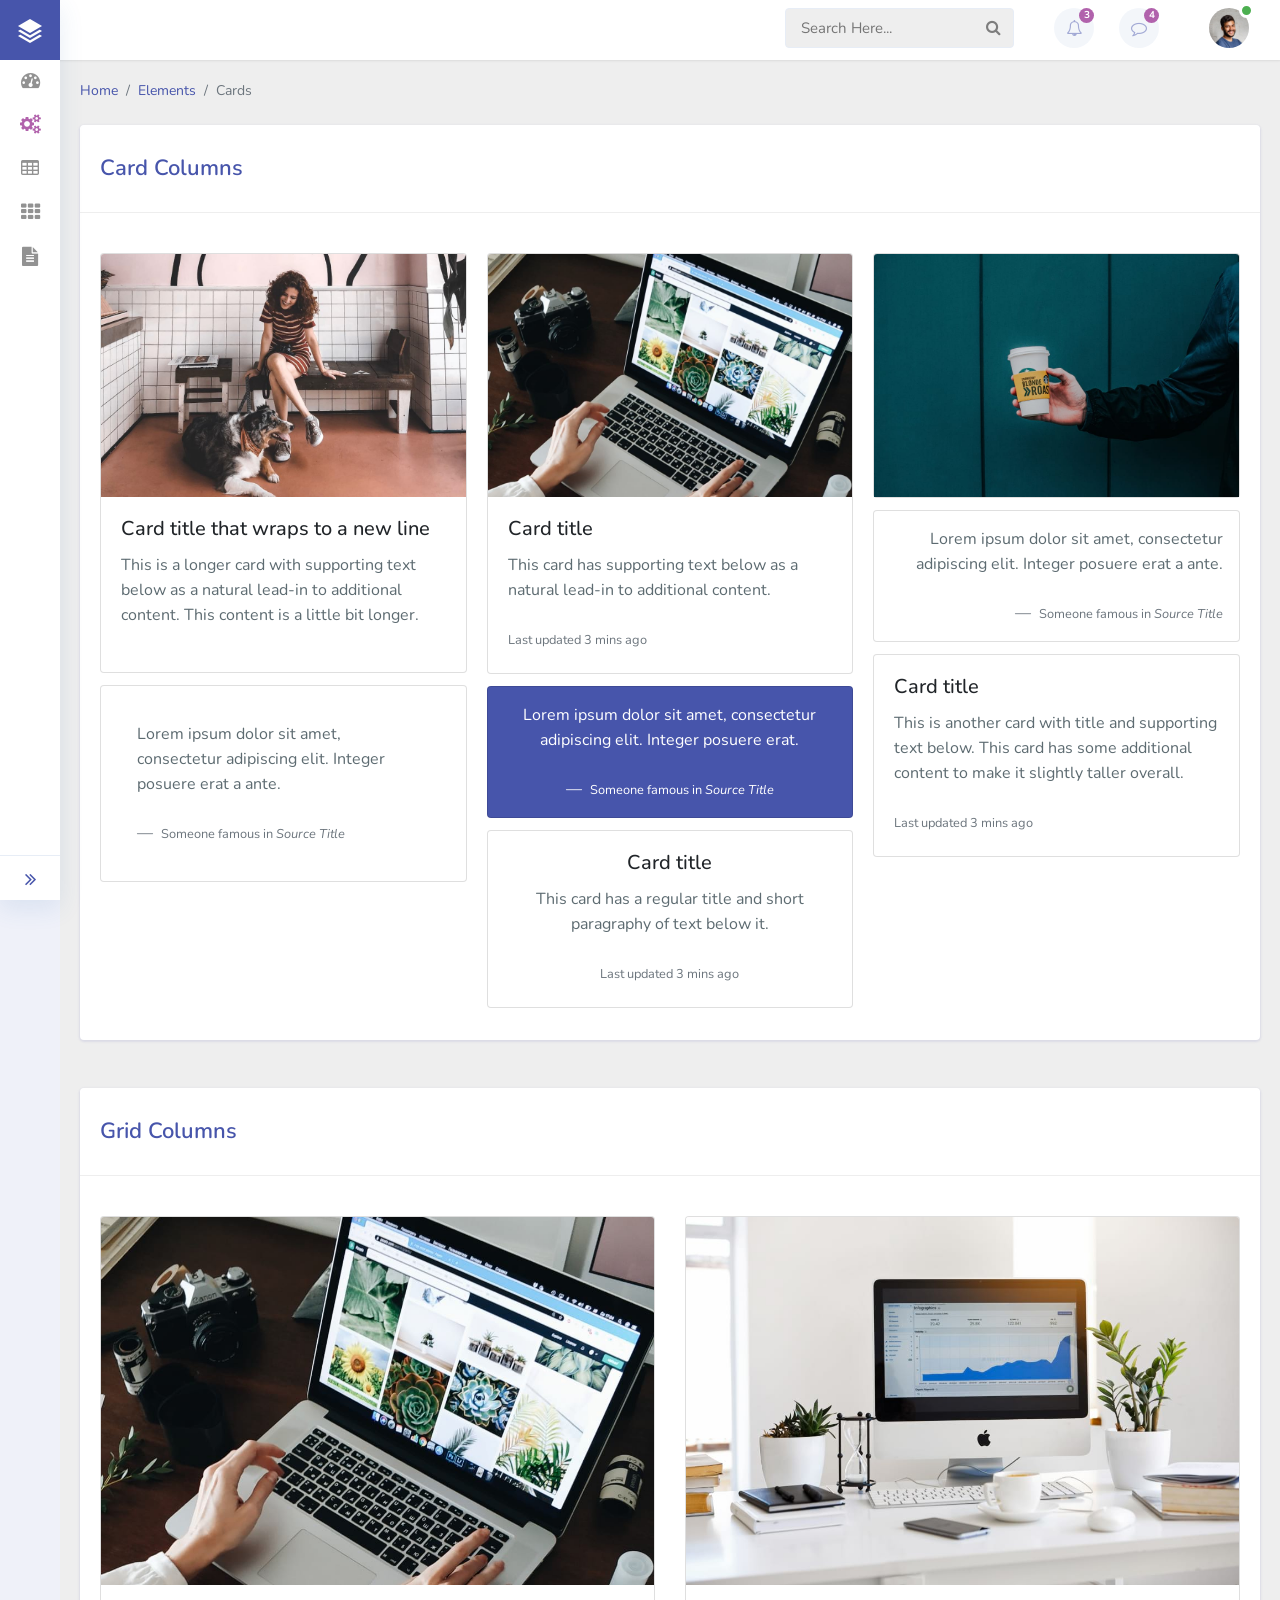
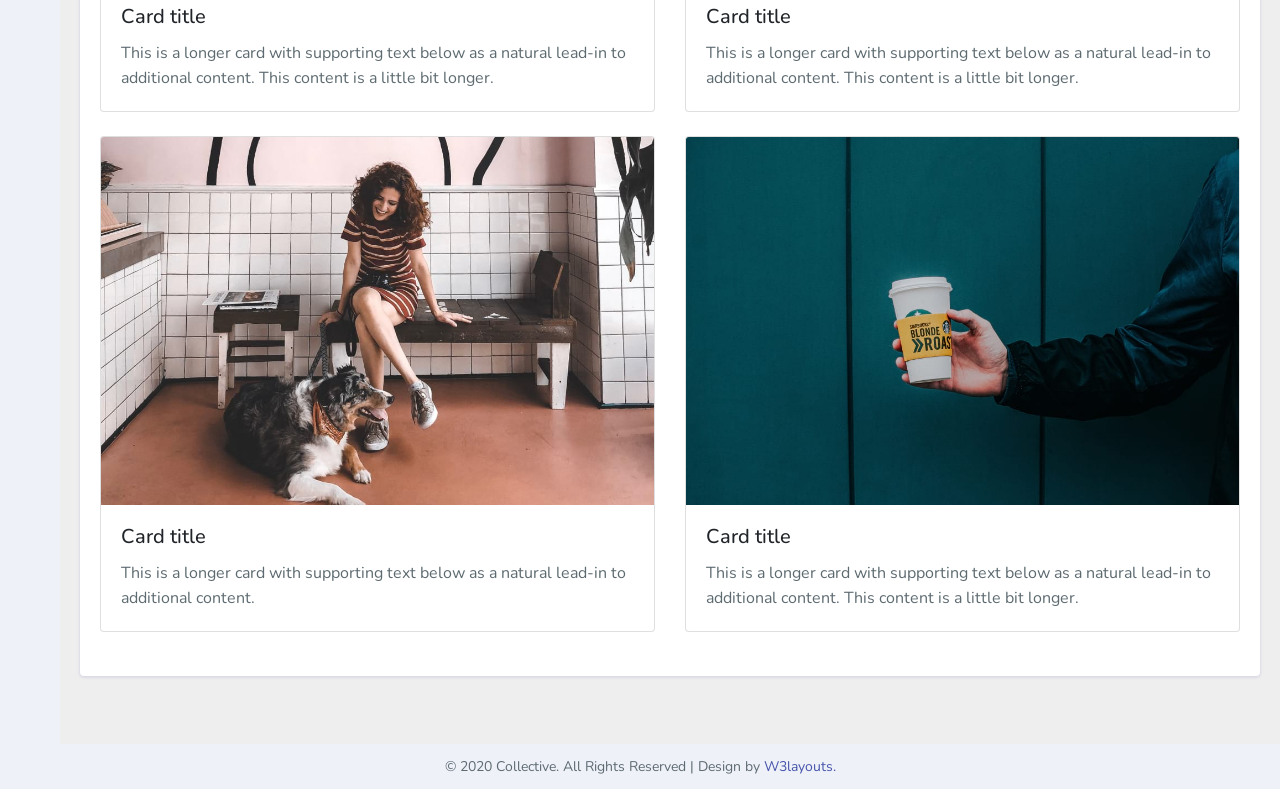
<file: AdminTemp/starter/cards.html>
<!--
Author: W3layouts
Author URL: http://w3layouts.com
-->
<!doctype html>
<html lang="en">

<head>
  <!-- Required meta tags -->
  <meta charset="utf-8">
  <meta name="viewport" content="width=device-width, initial-scale=1, shrink-to-fit=no">

  <title>Collective Admin Panel Flat a Bootstrap Responsive Website Template | Cards :: W3Layouts</title>

  <!-- Template CSS -->
  <link rel="stylesheet" href="assets/css/style-starter.css">

  <!-- google fonts -->
  <link href="//fonts.googleapis.com/css?family=Nunito:300,400,600,700,800,900&display=swap" rel="stylesheet">
</head>

<body class="sidebar-menu-collapsed">
<div class="se-pre-con"></div>
<section>
  <!-- sidebar menu start -->
  <div class="sidebar-menu sticky-sidebar-menu">

    <!-- logo start -->
    <div class="logo">
      <h1><a href="index.html">Collective</a></h1>
    </div>

  <!-- if logo is image enable this -->
    <!-- image logo --
    <div class="logo">
      <a href="index.html">
        <img src="image-path" alt="Your logo" title="Your logo" class="img-fluid" style="height:35px;" />
      </a>
    </div>
    <!-- //image logo -->

    <div class="logo-icon text-center">
      <a href="index.html" title="logo"><img src="assets/images/logo.png" alt="logo-icon"> </a>
    </div>
    <!-- //logo end -->

    <div class="sidebar-menu-inner">

      <!-- sidebar nav start -->
      <ul class="nav nav-pills nav-stacked custom-nav">
        <li><a href="index.html"><i class="fa fa-tachometer"></i><span> Dashboard</span></a>
        </li>
        <li class="menu-list active">
          <a href="#"><i class="fa fa-cogs"></i>
            <span>Elements <i class="lnr lnr-chevron-right"></i></span></a>
          <ul class="sub-menu-list">
            <li><a href="carousels.html">Carousels</a> </li>
            <li><a href="cards.html">Default cards</a> </li>
            <li><a href="people.html">People cards</a></li>
          </ul>
        </li>
        <li><a href="pricing.html"><i class="fa fa-table"></i> <span>Pricing tables</span></a></li>
        <li><a href="blocks.html"><i class="fa fa-th"></i> <span>Content blocks</span></a></li>
        <li><a href="forms.html"><i class="fa fa-file-text"></i> <span>Forms</span></a></li>
      </ul>
      <!-- //sidebar nav end -->
      <!-- toggle button start -->
      <a class="toggle-btn">
        <i class="fa fa-angle-double-left menu-collapsed__left"><span>Collapse Sidebar</span></i>
        <i class="fa fa-angle-double-right menu-collapsed__right"></i>
      </a>
      <!-- //toggle button end -->
    </div>
  </div>
  <!-- //sidebar menu end -->
  <!-- header-starts -->
  <div class="header sticky-header">

    <!-- notification menu start -->
    <div class="menu-right">
      <div class="navbar user-panel-top">
        <div class="search-box">
          <form action="#search-results.html" method="get">
            <input class="search-input" placeholder="Search Here..." type="search" id="search">
            <button class="search-submit" value=""><span class="fa fa-search"></span></button>
          </form>
        </div>
        <div class="user-dropdown-details d-flex">
          <div class="profile_details_left">
            <ul class="nofitications-dropdown">
              <li class="dropdown">
                <a href="#" class="dropdown-toggle" data-toggle="dropdown" aria-expanded="false"><i
                    class="fa fa-bell-o"></i><span class="badge blue">3</span></a>
                <ul class="dropdown-menu">
                  <li>
                    <div class="notification_header">
                      <h3>You have 3 new notifications</h3>
                    </div>
                  </li>
                  <li><a href="#" class="grid">
                      <div class="user_img"><img src="assets/images/avatar1.jpg" alt=""></div>
                      <div class="notification_desc">
                        <p>Johnson purchased template</p>
                        <span>Just Now</span>
                      </div>
                    </a></li>
                  <li class="odd"><a href="#" class="grid">
                      <div class="user_img"><img src="assets/images/avatar2.jpg" alt=""></div>
                      <div class="notification_desc">
                        <p>New customer registered </p>
                        <span>1 hour ago</span>
                      </div>
                    </a></li>
                  <li><a href="#" class="grid">
                      <div class="user_img"><img src="assets/images/avatar3.jpg" alt=""></div>
                      <div class="notification_desc">
                        <p>Lorem ipsum dolor sit amet </p>
                        <span>2 hours ago</span>
                      </div>
                    </a></li>
                  <li>
                    <div class="notification_bottom">
                      <a href="#all" class="bg-primary">See all notifications</a>
                    </div>
                  </li>
                </ul>
              </li>
              <li class="dropdown">
                <a href="#" class="dropdown-toggle" data-toggle="dropdown" aria-expanded="false"><i
                    class="fa fa-comment-o"></i><span class="badge blue">4</span></a>
                <ul class="dropdown-menu">
                  <li>
                    <div class="notification_header">
                      <h3>You have 4 new messages</h3>
                    </div>
                  </li>
                  <li><a href="#" class="grid">
                      <div class="user_img"><img src="assets/images/avatar1.jpg" alt=""></div>
                      <div class="notification_desc">
                        <p>Johnson purchased template</p>
                        <span>Just Now</span>
                      </div>
                    </a></li>
                  <li class="odd"><a href="#" class="grid">
                      <div class="user_img"><img src="assets/images/avatar2.jpg" alt=""></div>
                      <div class="notification_desc">
                        <p>New customer registered </p>
                        <span>1 hour ago</span>
                      </div>
                    </a></li>
                  <li><a href="#" class="grid">
                      <div class="user_img"><img src="assets/images/avatar3.jpg" alt=""></div>
                      <div class="notification_desc">
                        <p>Lorem ipsum dolor sit amet </p>
                        <span>2 hours ago</span>
                      </div>
                    </a></li>
                  <li><a href="#" class="grid">
                      <div class="user_img"><img src="assets/images/avatar1.jpg" alt=""></div>
                      <div class="notification_desc">
                        <p>Johnson purchased template</p>
                        <span>Just Now</span>
                      </div>
                    </a></li>
                  <li>
                    <div class="notification_bottom">
                      <a href="#all" class="bg-primary">See all messages</a>
                    </div>
                  </li>
                </ul>
              </li>
            </ul>
          </div>
          <div class="profile_details">
            <ul>
              <li class="dropdown profile_details_drop">
                <a href="#" class="dropdown-toggle" data-toggle="dropdown" id="dropdownMenu3" aria-haspopup="true"
                  aria-expanded="false">
                  <div class="profile_img">
                    <img src="assets/images/profileimg.jpg" class="rounded-circle" alt="" />
                    <div class="user-active">
                      <span></span>
                    </div>
                  </div>
                </a>
                <ul class="dropdown-menu drp-mnu" aria-labelledby="dropdownMenu3">
                  <li class="user-info">
                    <h5 class="user-name">John Deo</h5>
                    <span class="status ml-2">Available</span>
                  </li>
                  <li> <a href="#"><i class="lnr lnr-user"></i>My Profile</a> </li>
                  <li> <a href="#"><i class="lnr lnr-users"></i>1k Followers</a> </li>
                  <li> <a href="#"><i class="lnr lnr-cog"></i>Setting</a> </li>
                  <li> <a href="#"><i class="lnr lnr-heart"></i>100 Likes</a> </li>
                  <li class="logout"> <a href="#sign-up.html"><i class="fa fa-power-off"></i> Logout</a> </li>
                </ul>
              </li>
            </ul>
          </div>
        </div>
      </div>
    </div>
    <!--notification menu end -->
  </div>
  <!-- //header-ends -->
  <!-- main content start -->
  <div class="main-content">
    <!-- content -->
    <div class="container-fluid content-top-gap">
      <!-- breadcrumbs -->
      <nav aria-label="breadcrumb" class="mb-4">
        <ol class="breadcrumb my-breadcrumb">
          <li class="breadcrumb-item"><a href="index.html">Home</a></li>
          <li class="breadcrumb-item"><a href="#">Elements</a></li>
          <li class="breadcrumb-item active" aria-current="page">Cards</li>
        </ol>
      </nav>
      <!-- //breadcrumbs -->
      <!-- cards -->
      <section class="template-cards">
        <!-- Card Columns -->
        <div class="card card_border mb-5">
          <div class="cards__heading">
            <h3>Card Columns</h3>
          </div>
          <div class="card-body">
            <div class="card-columns">
              <div class="card">
                <img src="assets/images/cart.jpg" class="card-img-top" alt="...">
                <div class="card-body">
                  <h5 class="card-title">Card title that wraps to a new line</h5>
                  <p class="card-text mb-4">This is a longer card with supporting text below as a natural lead-in to
                    additional content. This content is a little bit longer.</p>
                </div>
              </div>
              <div class="card p-3">
                <blockquote class="blockquote mb-0 card-body">
                  <p class="mb-4">Lorem ipsum dolor sit amet, consectetur adipiscing elit. Integer posuere erat a ante.
                  </p>
                  <footer class="blockquote-footer">
                    <small class="text-muted">
                      Someone famous in <cite title="Source Title">Source Title</cite>
                    </small>
                  </footer>
                </blockquote>
              </div>
              <div class="card">
                <img src="assets/images/template2.jpg" class="card-img-top" alt="...">
                <div class="card-body">
                  <h5 class="card-title">Card title</h5>
                  <p class="card-text  mb-4">This card has supporting text below as a natural lead-in to additional
                    content.
                  </p>
                  <p class="card-text"><small class="text-muted">Last updated 3 mins ago</small></p>
                </div>
              </div>
              <div class="card bg-primary text-white text-center p-3">
                <blockquote class="blockquote mb-0">
                  <p class="text-white mb-4">Lorem ipsum dolor sit amet, consectetur adipiscing elit. Integer posuere
                    erat.
                  </p>
                  <footer class="blockquote-footer text-white">
                    <small>
                      Someone famous in <cite title="Source Title">Source Title</cite>
                    </small>
                  </footer>
                </blockquote>
              </div>
              <div class="card text-center">
                <div class="card-body">
                  <h5 class="card-title">Card title</h5>
                  <p class="card-text  mb-4">This card has a regular title and short paragraphy of text below it.</p>
                  <p class="card-text"><small class="text-muted">Last updated 3 mins ago</small></p>
                </div>
              </div>
              <div class="card">
                <img src="assets/images/dashboard.jpg" class="card-img-top" alt="...">
              </div>
              <div class="card p-3 text-right">
                <blockquote class="blockquote mb-0">
                  <p class="mb-4">Lorem ipsum dolor sit amet, consectetur adipiscing elit. Integer posuere erat a ante.
                  </p>
                  <footer class="blockquote-footer">
                    <small class="text-muted">
                      Someone famous in <cite title="Source Title">Source Title</cite>
                    </small>
                  </footer>
                </blockquote>
              </div>
              <div class="card">
                <div class="card-body">
                  <h5 class="card-title">Card title</h5>
                  <p class="card-text  mb-4">This is another card with title and supporting text below. This card has
                    some
                    additional content to make it slightly taller overall.</p>
                  <p class="card-text"><small class="text-muted">Last updated 3 mins ago</small></p>
                </div>
              </div>
            </div>
          </div>
        </div>
        <!-- /Card Columns -->

        <!-- Grid Columns -->
        <div class="card card_border mb-5">
          <div class="cards__heading">
            <h3>Grid Columns</h3>
          </div>
          <div class="card-body">
            <div class="row row-cols-1 row-cols-md-2">
              <div class="col mb-4">
                <div class="card">
                  <img src="assets/images/template2.jpg" class="card-img-top" alt="...">
                  <div class="card-body">
                    <h5 class="card-title">Card title</h5>
                    <p class="card-text">This is a longer card with supporting text below as a natural lead-in to
                      additional
                      content. This content is a little bit longer.</p>
                  </div>
                </div>
              </div>
              <div class="col mb-4">
                <div class="card">
                  <img src="assets/images/desk.jpg" class="card-img-top" alt="...">
                  <div class="card-body">
                    <h5 class="card-title">Card title</h5>
                    <p class="card-text">This is a longer card with supporting text below as a natural lead-in to
                      additional
                      content. This content is a little bit longer.</p>
                  </div>
                </div>
              </div>
              <div class="col mb-4">
                <div class="card">
                  <img src="assets/images/cart.jpg" class="card-img-top" alt="...">
                  <div class="card-body">
                    <h5 class="card-title">Card title</h5>
                    <p class="card-text">This is a longer card with supporting text below as a natural lead-in to
                      additional
                      content.</p>
                  </div>
                </div>
              </div>
              <div class="col mb-4">
                <div class="card">
                  <img src="assets/images/dashboard.jpg" class="card-img-top" alt="...">
                  <div class="card-body">
                    <h5 class="card-title">Card title</h5>
                    <p class="card-text">This is a longer card with supporting text below as a natural lead-in to
                      additional
                      content. This content is a little bit longer.</p>
                  </div>
                </div>
              </div>
            </div>
          </div>
        </div>
        <!-- /Grid Columns -->

      </section>
      <!-- //cards -->

    </div>
    <!-- //content -->
  </div>
  <!-- main content end-->
  </section>
<!--footer section start-->
<footer class="dashboard">
  <p>&copy 2020 Collective. All Rights Reserved | Design by <a href="https://w3layouts.com/" target="_blank"
      class="text-primary">W3layouts.</a></p>
</footer>
<!--footer section end-->
<!-- move top -->
<button onclick="topFunction()" id="movetop" class="bg-primary" title="Go to top">
  <span class="fa fa-angle-up"></span>
</button>
<script>
  // When the user scrolls down 20px from the top of the document, show the button
  window.onscroll = function () {
    scrollFunction()
  };

  function scrollFunction() {
    if (document.body.scrollTop > 20 || document.documentElement.scrollTop > 20) {
      document.getElementById("movetop").style.display = "block";
    } else {
      document.getElementById("movetop").style.display = "none";
    }
  }

  // When the user clicks on the button, scroll to the top of the document
  function topFunction() {
    document.body.scrollTop = 0;
    document.documentElement.scrollTop = 0;
  }
</script>
<!-- /move top -->


<script src="assets/js/jquery-3.3.1.min.js"></script>
<script src="assets/js/jquery-1.10.2.min.js"></script>

<!-- chart js -->
<script src="assets/js/Chart.min.js"></script>
<script src="assets/js/utils.js"></script>
<!-- //chart js -->

<!-- Different scripts of charts.  Ex.Barchart, Linechart -->
<script src="assets/js/bar.js"></script>
<script src="assets/js/linechart.js"></script>
<!-- //Different scripts of charts.  Ex.Barchart, Linechart -->


<script src="assets/js/jquery.nicescroll.js"></script>
<script src="assets/js/scripts.js"></script>

<!-- close script -->
<script>
  var closebtns = document.getElementsByClassName("close-grid");
  var i;

  for (i = 0; i < closebtns.length; i++) {
    closebtns[i].addEventListener("click", function () {
      this.parentElement.style.display = 'none';
    });
  }
</script>
<!-- //close script -->

<!-- disable body scroll when navbar is in active -->
<script>
  $(function () {
    $('.sidebar-menu-collapsed').click(function () {
      $('body').toggleClass('noscroll');
    })
  });
</script>
<!-- disable body scroll when navbar is in active -->

 <!-- loading-gif Js -->
 <script src="assets/js/modernizr.js"></script>
 <script>
     $(window).load(function () {
         // Animate loader off screen
         $(".se-pre-con").fadeOut("slow");;
     });
 </script>
 <!--// loading-gif Js -->

<!-- Bootstrap Core JavaScript -->
<script src="assets/js/bootstrap.min.js"></script>


</body>

</html>
</file>
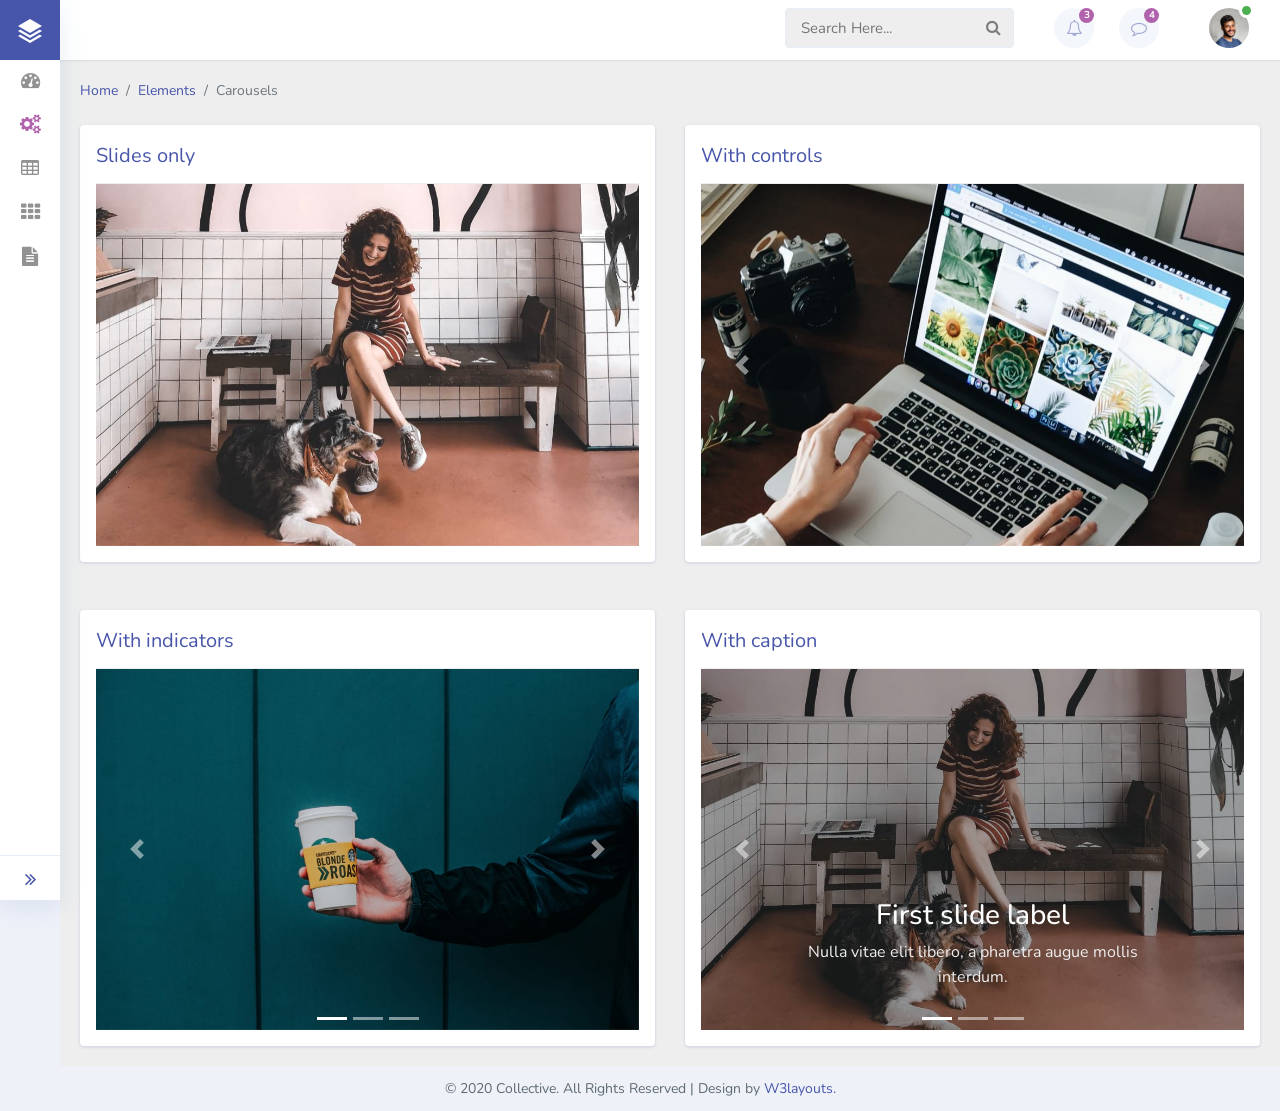
<file: AdminTemp/starter/carousels.html>
<!--
Author: W3layouts
Author URL: http://w3layouts.com
-->
<!doctype html>
<html lang="en">

<head>
  <!-- Required meta tags -->
  <meta charset="utf-8">
  <meta name="viewport" content="width=device-width, initial-scale=1, shrink-to-fit=no">

  <title>Collective Admin Panel a Flat Bootstrap Responsive Website Template | Carousels :: W3Layouts</title>

  <!-- Template CSS -->
  <link rel="stylesheet" href="assets/css/style-starter.css">

  <!-- google fonts -->
  <link href="//fonts.googleapis.com/css?family=Nunito:300,400,600,700,800,900&display=swap" rel="stylesheet">
</head>

<body class="sidebar-menu-collapsed">
  <div class="se-pre-con"></div>
<section>
  <!-- sidebar menu start -->
  <div class="sidebar-menu sticky-sidebar-menu">

    <!-- logo start -->
    <div class="logo">
      <h1><a href="index.html">Collective</a></h1>
    </div>

  <!-- if logo is image enable this -->
    <!-- image logo --
    <div class="logo">
      <a href="index.html">
        <img src="image-path" alt="Your logo" title="Your logo" class="img-fluid" style="height:35px;" />
      </a>
    </div>
    <!-- //image logo -->

    <div class="logo-icon text-center">
      <a href="index.html" title="logo"><img src="assets/images/logo.png" alt="logo-icon"> </a>
    </div>
    <!-- //logo end -->

    <div class="sidebar-menu-inner">

      <!-- sidebar nav start -->
      <ul class="nav nav-pills nav-stacked custom-nav">
        <li><a href="index.html"><i class="fa fa-tachometer"></i><span> Dashboard</span></a>
        </li>
        <li class="menu-list active">
          <a href="#"><i class="fa fa-cogs"></i>
            <span>Elements <i class="lnr lnr-chevron-right"></i></span></a>
          <ul class="sub-menu-list">
            <li><a href="carousels.html">Carousels</a> </li>
            <li><a href="cards.html">Default cards</a> </li>
            <li><a href="people.html">People cards</a></li>
          </ul>
        </li>
        <li><a href="pricing.html"><i class="fa fa-table"></i> <span>Pricing tables</span></a></li>
        <li><a href="blocks.html"><i class="fa fa-th"></i> <span>Content blocks</span></a></li>
        <li><a href="forms.html"><i class="fa fa-file-text"></i> <span>Forms</span></a></li>
      </ul>
      <!-- //sidebar nav end -->
      <!-- toggle button start -->
      <a class="toggle-btn">
        <i class="fa fa-angle-double-left menu-collapsed__left"><span>Collapse Sidebar</span></i>
        <i class="fa fa-angle-double-right menu-collapsed__right"></i>
      </a>
      <!-- //toggle button end -->
    </div>
  </div>
  <!-- //sidebar menu end -->
  <!-- header-starts -->
  <div class="header sticky-header">

    <!-- notification menu start -->
    <div class="menu-right">
      <div class="navbar user-panel-top">
        <div class="search-box">
          <form action="#search-results.html" method="get">
            <input class="search-input" placeholder="Search Here..." type="search" id="search">
            <button class="search-submit" value=""><span class="fa fa-search"></span></button>
          </form>
        </div>
        <div class="user-dropdown-details d-flex">
          <div class="profile_details_left">
            <ul class="nofitications-dropdown">
              <li class="dropdown">
                <a href="#" class="dropdown-toggle" data-toggle="dropdown" aria-expanded="false"><i
                    class="fa fa-bell-o"></i><span class="badge blue">3</span></a>
                <ul class="dropdown-menu">
                  <li>
                    <div class="notification_header">
                      <h3>You have 3 new notifications</h3>
                    </div>
                  </li>
                  <li><a href="#" class="grid">
                      <div class="user_img"><img src="assets/images/avatar1.jpg" alt=""></div>
                      <div class="notification_desc">
                        <p>Johnson purchased template</p>
                        <span>Just Now</span>
                      </div>
                    </a></li>
                  <li class="odd"><a href="#" class="grid">
                      <div class="user_img"><img src="assets/images/avatar2.jpg" alt=""></div>
                      <div class="notification_desc">
                        <p>New customer registered </p>
                        <span>1 hour ago</span>
                      </div>
                    </a></li>
                  <li><a href="#" class="grid">
                      <div class="user_img"><img src="assets/images/avatar3.jpg" alt=""></div>
                      <div class="notification_desc">
                        <p>Lorem ipsum dolor sit amet </p>
                        <span>2 hours ago</span>
                      </div>
                    </a></li>
                  <li>
                    <div class="notification_bottom">
                      <a href="#all" class="bg-primary">See all notifications</a>
                    </div>
                  </li>
                </ul>
              </li>
              <li class="dropdown">
                <a href="#" class="dropdown-toggle" data-toggle="dropdown" aria-expanded="false"><i
                    class="fa fa-comment-o"></i><span class="badge blue">4</span></a>
                <ul class="dropdown-menu">
                  <li>
                    <div class="notification_header">
                      <h3>You have 4 new messages</h3>
                    </div>
                  </li>
                  <li><a href="#" class="grid">
                      <div class="user_img"><img src="assets/images/avatar1.jpg" alt=""></div>
                      <div class="notification_desc">
                        <p>Johnson purchased template</p>
                        <span>Just Now</span>
                      </div>
                    </a></li>
                  <li class="odd"><a href="#" class="grid">
                      <div class="user_img"><img src="assets/images/avatar2.jpg" alt=""></div>
                      <div class="notification_desc">
                        <p>New customer registered </p>
                        <span>1 hour ago</span>
                      </div>
                    </a></li>
                  <li><a href="#" class="grid">
                      <div class="user_img"><img src="assets/images/avatar3.jpg" alt=""></div>
                      <div class="notification_desc">
                        <p>Lorem ipsum dolor sit amet </p>
                        <span>2 hours ago</span>
                      </div>
                    </a></li>
                  <li><a href="#" class="grid">
                      <div class="user_img"><img src="assets/images/avatar1.jpg" alt=""></div>
                      <div class="notification_desc">
                        <p>Johnson purchased template</p>
                        <span>Just Now</span>
                      </div>
                    </a></li>
                  <li>
                    <div class="notification_bottom">
                      <a href="#all" class="bg-primary">See all messages</a>
                    </div>
                  </li>
                </ul>
              </li>
            </ul>
          </div>
          <div class="profile_details">
            <ul>
              <li class="dropdown profile_details_drop">
                <a href="#" class="dropdown-toggle" data-toggle="dropdown" id="dropdownMenu3" aria-haspopup="true"
                  aria-expanded="false">
                  <div class="profile_img">
                    <img src="assets/images/profileimg.jpg" class="rounded-circle" alt="" />
                    <div class="user-active">
                      <span></span>
                    </div>
                  </div>
                </a>
                <ul class="dropdown-menu drp-mnu" aria-labelledby="dropdownMenu3">
                  <li class="user-info">
                    <h5 class="user-name">John Deo</h5>
                    <span class="status ml-2">Available</span>
                  </li>
                  <li> <a href="#"><i class="lnr lnr-user"></i>My Profile</a> </li>
                  <li> <a href="#"><i class="lnr lnr-users"></i>1k Followers</a> </li>
                  <li> <a href="#"><i class="lnr lnr-cog"></i>Setting</a> </li>
                  <li> <a href="#"><i class="lnr lnr-heart"></i>100 Likes</a> </li>
                  <li class="logout"> <a href="#sign-up.html"><i class="fa fa-power-off"></i> Logout</a> </li>
                </ul>
              </li>
            </ul>
          </div>
        </div>
      </div>
    </div>
    <!--notification menu end -->
  </div>
  <!-- //header-ends -->
  <!-- main content start -->
<div class="main-content">

  <!-- content -->
  <div class="container-fluid content-top-gap">

    <!-- breadcrumbs -->
    <nav aria-label="breadcrumb" class="mb-4">
      <ol class="breadcrumb my-breadcrumb">
        <li class="breadcrumb-item"><a href="index.html">Home</a></li>
        <li class="breadcrumb-item"><a href="#">Elements</a></li>
        <li class="breadcrumb-item active" aria-current="page">Carousels</li>
      </ol>
    </nav>
    <!-- //breadcrumbs -->

    <!-- carousels -->
    <div class="row">
      <div class="col-lg-6">
        <div class="p-3 card card_border">
          <div class="pl-0 pt-0 card-header chart-grid__header">
            Slides only
          </div>
          <div id="carouselExampleSlidesOnly" class="carousel slide" data-ride="carousel">
            <div class="carousel-inner">
              <div class="carousel-item active">
                <img src="assets/images/cart.jpg" class="d-block w-100" alt="...">
              </div>
              <div class="carousel-item">
                <img src="assets/images/template2.jpg" class="d-block w-100" alt="...">
              </div>
              <div class="carousel-item">
                <img src="assets/images/dashboard.jpg" class="d-block w-100" alt="...">
              </div>
            </div>
          </div>
        </div>
      </div>
      <div class="col-lg-6 mt-lg-0 mt-5">
        <div class="p-3 card card_border">
          <div class="pl-0 pt-0 card-header chart-grid__header">
            With controls
          </div>

          <div id="carouselExampleControls" class="carousel slide" data-ride="carousel">
            <div class="carousel-inner">
              <div class="carousel-item active">
                <img src="assets/images/template2.jpg" class="d-block w-100" alt="...">
              </div>
              <div class="carousel-item">
                <img src="assets/images/dashboard.jpg" class="d-block w-100" alt="...">
              </div>
              <div class="carousel-item">
                <img src="assets/images/cart.jpg" class="d-block w-100" alt="...">
              </div>
            </div>
            <a class="carousel-control-prev" href="#carouselExampleControls" role="button" data-slide="prev">
              <span class="carousel-control-prev-icon" aria-hidden="true"></span>
              <span class="sr-only">Previous</span>
            </a>
            <a class="carousel-control-next" href="#carouselExampleControls" role="button" data-slide="next">
              <span class="carousel-control-next-icon" aria-hidden="true"></span>
              <span class="sr-only">Next</span>
            </a>
          </div>
        </div>
      </div>
    </div>


    <div class="row">
      <div class="col-lg-6 mt-5">
        <div class="p-3 card card_border">
          <div class="pl-0 pt-0 card-header chart-grid__header">
            With indicators
          </div>
          <div id="carouselExampleIndicators" class="carousel slide" data-ride="carousel">
            <ol class="carousel-indicators">
              <li data-target="#carouselExampleIndicators" data-slide-to="0" class="active"></li>
              <li data-target="#carouselExampleIndicators" data-slide-to="1"></li>
              <li data-target="#carouselExampleIndicators" data-slide-to="2"></li>
            </ol>
            <div class="carousel-inner">
              <div class="carousel-item active">
                <img src="assets/images/dashboard.jpg" class="d-block w-100" alt="...">
              </div>
              <div class="carousel-item">
                <img src="assets/images/cart.jpg" class="d-block w-100" alt="...">
              </div>
              <div class="carousel-item">
                <img src="assets/images/template2.jpg" class="d-block w-100" alt="...">
              </div>
            </div>
            <a class="carousel-control-prev" href="#carouselExampleIndicators" role="button" data-slide="prev">
              <span class="carousel-control-prev-icon" aria-hidden="true"></span>
              <span class="sr-only">Previous</span>
            </a>
            <a class="carousel-control-next" href="#carouselExampleIndicators" role="button" data-slide="next">
              <span class="carousel-control-next-icon" aria-hidden="true"></span>
              <span class="sr-only">Next</span>
            </a>
          </div>
        </div>
      </div>
      <div class="col-lg-6 mt-5">
        <div class="p-3 card card_border">
          <div class="pl-0 pt-0 card-header chart-grid__header">
            With caption
          </div>

          <div id="carouselExampleCaptions" class="carousel slide" data-ride="carousel">
            <ol class="carousel-indicators">
              <li data-target="#carouselExampleCaptions" data-slide-to="0" class="active"></li>
              <li data-target="#carouselExampleCaptions" data-slide-to="1"></li>
              <li data-target="#carouselExampleCaptions" data-slide-to="2"></li>
            </ol>
            <div class="carousel-inner">
              <div class="carousel-item active layer">
                <img src="assets/images/cart.jpg" class="d-block w-100" alt="...">
                <div class="carousel-caption d-none d-md-block">
                  <h3>First slide label</h3>
                  <p>Nulla vitae elit libero, a pharetra augue mollis interdum.</p>
                </div>
              </div>
              <div class="carousel-item layer">
                <img src="assets/images/template2.jpg" class="d-block w-100" alt="...">
                <div class="carousel-caption d-none d-md-block">
                  <h3>Second slide label</h3>
                  <p>Lorem ipsum dolor sit amet, consectetur adipiscing elit.</p>
                </div>
              </div>
              <div class="carousel-item layer">
                <img src="assets/images/dashboard.jpg" class="d-block w-100" alt="...">
                <div class="carousel-caption d-none d-md-block">
                  <h3>Third slide label</h3>
                  <p>Praesent commodo cursus magna, vel scelerisque nisl consectetur.</p>
                </div>
              </div>
            </div>
            <a class="carousel-control-prev" href="#carouselExampleCaptions" role="button" data-slide="prev">
              <span class="carousel-control-prev-icon" aria-hidden="true"></span>
              <span class="sr-only">Previous</span>
            </a>
            <a class="carousel-control-next" href="#carouselExampleCaptions" role="button" data-slide="next">
              <span class="carousel-control-next-icon" aria-hidden="true"></span>
              <span class="sr-only">Next</span>
            </a>
          </div>
        </div>
      </div>
    </div>
    <!-- carousels -->


  </div>
  <!-- //content -->

</div>
<!-- main content end-->
</section>
  <!--footer section start-->
<footer class="dashboard">
  <p>&copy 2020 Collective. All Rights Reserved | Design by <a href="https://w3layouts.com/" target="_blank"
      class="text-primary">W3layouts.</a></p>
</footer>
<!--footer section end-->
<!-- move top -->
<button onclick="topFunction()" id="movetop" class="bg-primary" title="Go to top">
  <span class="fa fa-angle-up"></span>
</button>
<script>
  // When the user scrolls down 20px from the top of the document, show the button
  window.onscroll = function () {
    scrollFunction()
  };

  function scrollFunction() {
    if (document.body.scrollTop > 20 || document.documentElement.scrollTop > 20) {
      document.getElementById("movetop").style.display = "block";
    } else {
      document.getElementById("movetop").style.display = "none";
    }
  }

  // When the user clicks on the button, scroll to the top of the document
  function topFunction() {
    document.body.scrollTop = 0;
    document.documentElement.scrollTop = 0;
  }
</script>
<!-- /move top -->


<script src="assets/js/jquery-3.3.1.min.js"></script>
<script src="assets/js/jquery-1.10.2.min.js"></script>

<!-- chart js -->
<script src="assets/js/Chart.min.js"></script>
<script src="assets/js/utils.js"></script>
<!-- //chart js -->

<!-- Different scripts of charts.  Ex.Barchart, Linechart -->
<script src="assets/js/bar.js"></script>
<script src="assets/js/linechart.js"></script>
<!-- //Different scripts of charts.  Ex.Barchart, Linechart -->


<script src="assets/js/jquery.nicescroll.js"></script>
<script src="assets/js/scripts.js"></script>

<!-- close script -->
<script>
  var closebtns = document.getElementsByClassName("close-grid");
  var i;

  for (i = 0; i < closebtns.length; i++) {
    closebtns[i].addEventListener("click", function () {
      this.parentElement.style.display = 'none';
    });
  }
</script>
<!-- //close script -->

<!-- disable body scroll when navbar is in active -->
<script>
  $(function () {
    $('.sidebar-menu-collapsed').click(function () {
      $('body').toggleClass('noscroll');
    })
  });
</script>
<!-- disable body scroll when navbar is in active -->

 <!-- loading-gif Js -->
 <script src="assets/js/modernizr.js"></script>
 <script>
     $(window).load(function () {
         // Animate loader off screen
         $(".se-pre-con").fadeOut("slow");;
     });
 </script>
 <!--// loading-gif Js -->

<!-- Bootstrap Core JavaScript -->
<script src="assets/js/bootstrap.min.js"></script>

</body>

</html>
</file>
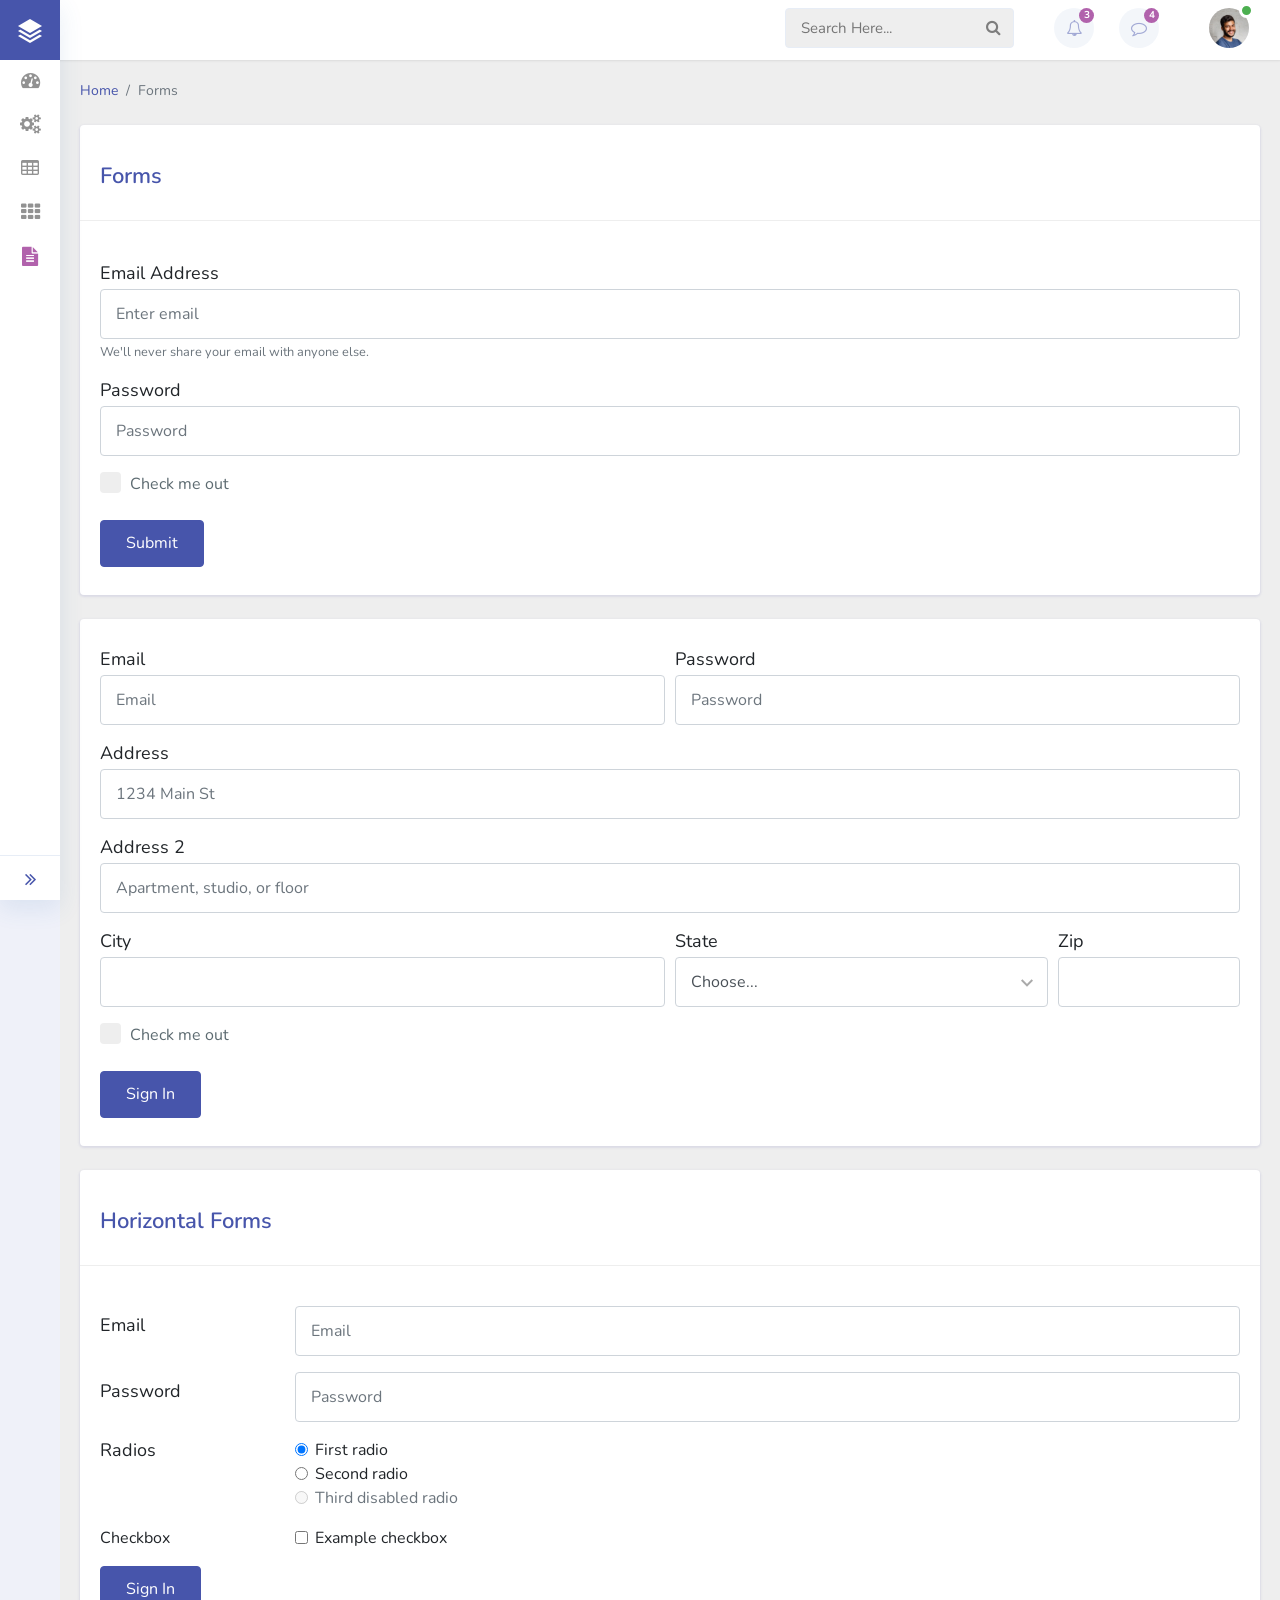
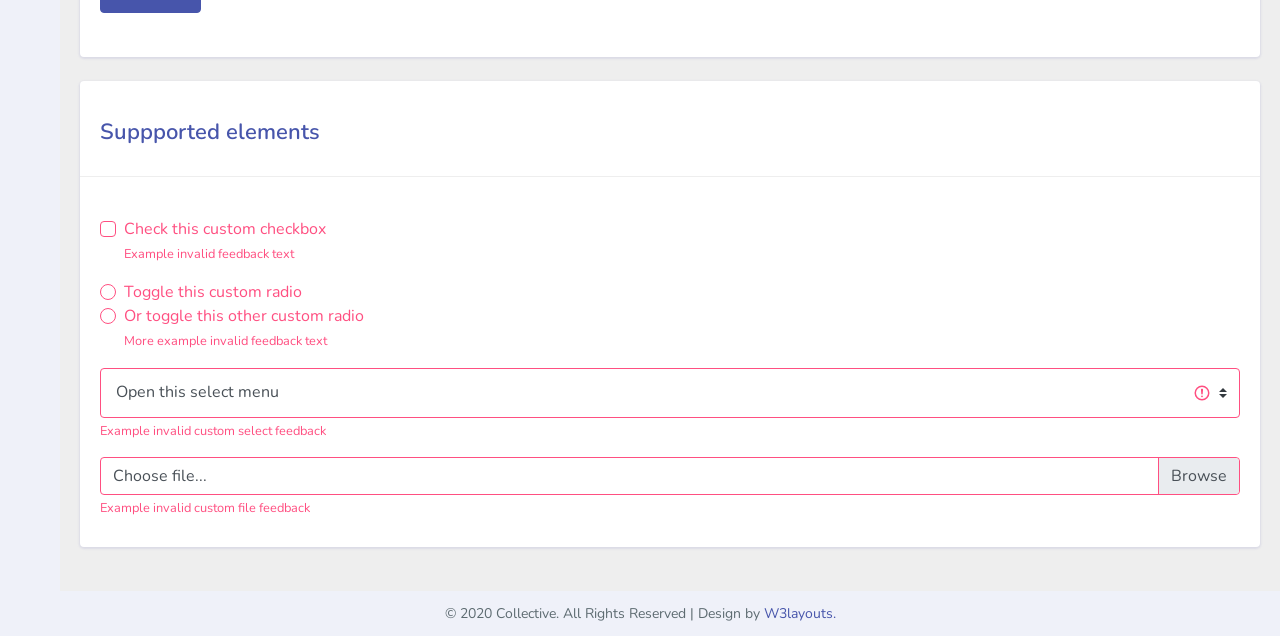
<file: AdminTemp/starter/forms.html>
<!--
Author: W3layouts
Author URL: http://w3layouts.com
-->
<!doctype html>
<html lang="en">

<head>
  <!-- Required meta tags -->
  <meta charset="utf-8">
  <meta name="viewport" content="width=device-width, initial-scale=1, shrink-to-fit=no">

  <title>Collective Admin Panel a Flat Bootstrap Responsive Website Template | Forms :: W3Layouts</title>

  <!-- Template CSS -->
  <link rel="stylesheet" href="assets/css/style-starter.css">

  <!-- google fonts -->
  <link href="//fonts.googleapis.com/css?family=Nunito:300,400,600,700,800,900&display=swap" rel="stylesheet">
</head>

<body class="sidebar-menu-collapsed">
<div class="se-pre-con"></div>
<section>
  <!-- sidebar menu start -->
  <div class="sidebar-menu sticky-sidebar-menu">

    <!-- logo start -->
    <div class="logo">
      <h1><a href="index.html">Collective</a></h1>
    </div>

  <!-- if logo is image enable this -->
    <!-- image logo --
    <div class="logo">
      <a href="index.html">
        <img src="image-path" alt="Your logo" title="Your logo" class="img-fluid" style="height:35px;" />
      </a>
    </div>
    <!-- //image logo -->

    <div class="logo-icon text-center">
      <a href="index.html" title="logo"><img src="assets/images/logo.png" alt="logo-icon"> </a>
    </div>
    <!-- //logo end -->

    <div class="sidebar-menu-inner">

      <!-- sidebar nav start -->
      <ul class="nav nav-pills nav-stacked custom-nav">
        <li><a href="index.html"><i class="fa fa-tachometer"></i><span> Dashboard</span></a>
        </li>
        <li class="menu-list">
          <a href="#"><i class="fa fa-cogs"></i>
            <span>Elements <i class="lnr lnr-chevron-right"></i></span></a>
          <ul class="sub-menu-list">
            <li><a href="carousels.html">Carousels</a> </li>
            <li><a href="cards.html">Default cards</a> </li>
            <li><a href="people.html">People cards</a></li>
          </ul>
        </li>
        <li><a href="pricing.html"><i class="fa fa-table"></i> <span>Pricing tables</span></a></li>
        <li><a href="blocks.html"><i class="fa fa-th"></i> <span>Content blocks</span></a></li>
        <li class="active"><a href="forms.html"><i class="fa fa-file-text"></i> <span>Forms</span></a></li>
      </ul>
      <!-- //sidebar nav end -->
      <!-- toggle button start -->
      <a class="toggle-btn">
        <i class="fa fa-angle-double-left menu-collapsed__left"><span>Collapse Sidebar</span></i>
        <i class="fa fa-angle-double-right menu-collapsed__right"></i>
      </a>
      <!-- //toggle button end -->
    </div>
  </div>
  <!-- //sidebar menu end -->
  <!-- header-starts -->
  <div class="header sticky-header">

    <!-- notification menu start -->
    <div class="menu-right">
      <div class="navbar user-panel-top">
        <div class="search-box">
          <form action="#search-results.html" method="get">
            <input class="search-input" placeholder="Search Here..." type="search" id="search">
            <button class="search-submit" value=""><span class="fa fa-search"></span></button>
          </form>
        </div>
        <div class="user-dropdown-details d-flex">
          <div class="profile_details_left">
            <ul class="nofitications-dropdown">
              <li class="dropdown">
                <a href="#" class="dropdown-toggle" data-toggle="dropdown" aria-expanded="false"><i
                    class="fa fa-bell-o"></i><span class="badge blue">3</span></a>
                <ul class="dropdown-menu">
                  <li>
                    <div class="notification_header">
                      <h3>You have 3 new notifications</h3>
                    </div>
                  </li>
                  <li><a href="#" class="grid">
                      <div class="user_img"><img src="assets/images/avatar1.jpg" alt=""></div>
                      <div class="notification_desc">
                        <p>Johnson purchased template</p>
                        <span>Just Now</span>
                      </div>
                    </a></li>
                  <li class="odd"><a href="#" class="grid">
                      <div class="user_img"><img src="assets/images/avatar2.jpg" alt=""></div>
                      <div class="notification_desc">
                        <p>New customer registered </p>
                        <span>1 hour ago</span>
                      </div>
                    </a></li>
                  <li><a href="#" class="grid">
                      <div class="user_img"><img src="assets/images/avatar3.jpg" alt=""></div>
                      <div class="notification_desc">
                        <p>Lorem ipsum dolor sit amet </p>
                        <span>2 hours ago</span>
                      </div>
                    </a></li>
                  <li>
                    <div class="notification_bottom">
                      <a href="#all" class="bg-primary">See all notifications</a>
                    </div>
                  </li>
                </ul>
              </li>
              <li class="dropdown">
                <a href="#" class="dropdown-toggle" data-toggle="dropdown" aria-expanded="false"><i
                    class="fa fa-comment-o"></i><span class="badge blue">4</span></a>
                <ul class="dropdown-menu">
                  <li>
                    <div class="notification_header">
                      <h3>You have 4 new messages</h3>
                    </div>
                  </li>
                  <li><a href="#" class="grid">
                      <div class="user_img"><img src="assets/images/avatar1.jpg" alt=""></div>
                      <div class="notification_desc">
                        <p>Johnson purchased template</p>
                        <span>Just Now</span>
                      </div>
                    </a></li>
                  <li class="odd"><a href="#" class="grid">
                      <div class="user_img"><img src="assets/images/avatar2.jpg" alt=""></div>
                      <div class="notification_desc">
                        <p>New customer registered </p>
                        <span>1 hour ago</span>
                      </div>
                    </a></li>
                  <li><a href="#" class="grid">
                      <div class="user_img"><img src="assets/images/avatar3.jpg" alt=""></div>
                      <div class="notification_desc">
                        <p>Lorem ipsum dolor sit amet </p>
                        <span>2 hours ago</span>
                      </div>
                    </a></li>
                  <li><a href="#" class="grid">
                      <div class="user_img"><img src="assets/images/avatar1.jpg" alt=""></div>
                      <div class="notification_desc">
                        <p>Johnson purchased template</p>
                        <span>Just Now</span>
                      </div>
                    </a></li>
                  <li>
                    <div class="notification_bottom">
                      <a href="#all" class="bg-primary">See all messages</a>
                    </div>
                  </li>
                </ul>
              </li>
            </ul>
          </div>
          <div class="profile_details">
            <ul>
              <li class="dropdown profile_details_drop">
                <a href="#" class="dropdown-toggle" data-toggle="dropdown" id="dropdownMenu3" aria-haspopup="true"
                  aria-expanded="false">
                  <div class="profile_img">
                    <img src="assets/images/profileimg.jpg" class="rounded-circle" alt="" />
                    <div class="user-active">
                      <span></span>
                    </div>
                  </div>
                </a>
                <ul class="dropdown-menu drp-mnu" aria-labelledby="dropdownMenu3">
                  <li class="user-info">
                    <h5 class="user-name">John Deo</h5>
                    <span class="status ml-2">Available</span>
                  </li>
                  <li> <a href="#"><i class="lnr lnr-user"></i>My Profile</a> </li>
                  <li> <a href="#"><i class="lnr lnr-users"></i>1k Followers</a> </li>
                  <li> <a href="#"><i class="lnr lnr-cog"></i>Setting</a> </li>
                  <li> <a href="#"><i class="lnr lnr-heart"></i>100 Likes</a> </li>
                  <li class="logout"> <a href="#sign-up.html"><i class="fa fa-power-off"></i> Logout</a> </li>
                </ul>
              </li>
            </ul>
          </div>
        </div>
      </div>
    </div>
    <!--notification menu end -->
  </div>
  <!-- //header-ends -->
<!-- main content start -->
<div class="main-content">

    <!-- content -->
    <div class="container-fluid content-top-gap">

        <!-- breadcrumbs -->
        <nav aria-label="breadcrumb" class="mb-4">
            <ol class="breadcrumb my-breadcrumb">
                <li class="breadcrumb-item"><a href="index.html">Home</a></li>
                <li class="breadcrumb-item active" aria-current="page">Forms</li>
            </ol>
        </nav>
        <!-- //breadcrumbs -->
        <!-- forms -->
        <section class="forms">
            <!-- forms 1 -->
            <div class="card card_border py-2 mb-4">
                <div class="cards__heading">
                    <h3>Forms <span></span></h3>
                </div>
                <div class="card-body">
                    <form action="#" method="post">
                        <div class="form-group">
                            <label for="exampleInputEmail1" class="input__label">Email address</label>
                            <input type="email" class="form-control input-style" id="exampleInputEmail1"
                                aria-describedby="emailHelp" placeholder="Enter email">
                            <small id="emailHelp" class="form-text text-muted">We'll never share your email with
                                anyone else.</small>
                        </div>
                        <div class="form-group">
                            <label for="exampleInputPassword1" class="input__label">Password</label>
                            <input type="password" class="form-control input-style" id="exampleInputPassword1"
                                placeholder="Password">
                        </div>
                        <div class="form-check check-remember check-me-out">
                            <input type="checkbox" class="form-check-input checkbox" id="exampleCheck1">
                            <label class="form-check-label checkmark" for="exampleCheck1">Check me out</label>
                        </div>
                        <button type="submit" class="btn btn-primary btn-style mt-4">Submit</button>
                    </form>
                </div>
            </div>
            <!-- //forms 1 -->

            <!-- forms 2 -->
            <div class="card card_border py-2 mb-4">
                <div class="card-body">
                    <form action="#" method="post">
                        <div class="form-row">
                            <div class="form-group col-md-6">
                                <label for="inputEmail4" class="input__label">Email</label>
                                <input type="email" class="form-control input-style" id="inputEmail4"
                                    placeholder="Email">
                            </div>
                            <div class="form-group col-md-6">
                                <label for="inputPassword4" class="input__label">Password</label>
                                <input type="password" class="form-control input-style" id="inputPassword4"
                                    placeholder="Password">
                            </div>
                        </div>
                        <div class="form-group">
                            <label for="inputAddress" class="input__label">Address</label>
                            <input type="text" class="form-control input-style" id="inputAddress"
                                placeholder="1234 Main St">
                        </div>
                        <div class="form-group">
                            <label for="inputAddress2" class="input__label">Address 2</label>
                            <input type="text" class="form-control input-style" id="inputAddress2"
                                placeholder="Apartment, studio, or floor">
                        </div>
                        <div class="form-row">
                            <div class="form-group col-md-6">
                                <label for="inputCity" class="input__label">City</label>
                                <input type="text" class="form-control input-style" id="inputCity">
                            </div>
                            <div class="form-group col-md-4">
                                <label for="inputState" class="input__label">State</label>
                                <select id="inputState" class="form-control input-style">
                                    <option selected>Choose...</option>
                                    <option>...</option>
                                </select>
                            </div>
                            <div class="form-group col-md-2">
                                <label for="inputZip" class="input__label">Zip</label>
                                <input type="text" class="form-control input-style" id="inputZip">
                            </div>
                        </div>
                        <div class="form-check check-remember check-me-out">
                            <input class="form-check-input checkbox" type="checkbox" id="gridCheck">
                            <label class="form-check-label checkmark" for="gridCheck">
                                Check me out
                            </label>
                        </div>
                        <button type="submit" class="btn btn-primary btn-style mt-4">Sign in</button>
                    </form>
                </div>
            </div>
            <!-- //forms 2 -->

            <!-- horizontal forms-->
            <!-- forms 3 -->
            <div class="card card_border py-2 mb-4">
                <div class="cards__heading">
                    <h3>Horizontal Forms <span></span></h3>
                </div>
                <div class="card-body">
                    <form action="#" method="post">
                        <div class="form-group row">
                            <label for="inputEmail3" class="col-sm-2 col-form-label input__label">Email</label>
                            <div class="col-sm-10">
                                <input type="email" class="form-control input-style" id="inputEmail3"
                                    placeholder="Email">
                            </div>
                        </div>
                        <div class="form-group row">
                            <label for="inputPassword3" class="col-sm-2 col-form-label input__label">Password</label>
                            <div class="col-sm-10">
                                <input type="password" class="form-control input-style" id="inputPassword3"
                                    placeholder="Password">
                            </div>
                        </div>
                        <fieldset class="form-group">
                            <div class="row">
                                <legend class="col-form-label col-sm-2 pt-0 input__label">Radios</legend>
                                <div class="col-sm-10">
                                    <div class="form-check">
                                        <input class="form-check-input" type="radio" name="gridRadios" id="gridRadios1"
                                            value="option1" checked>
                                        <label class="form-check-label" for="gridRadios1">
                                            First radio
                                        </label>
                                    </div>
                                    <div class="form-check">
                                        <input class="form-check-input" type="radio" name="gridRadios" id="gridRadios2"
                                            value="option2">
                                        <label class="form-check-label" for="gridRadios2">
                                            Second radio
                                        </label>
                                    </div>
                                    <div class="form-check disabled">
                                        <input class="form-check-input" type="radio" name="gridRadios" id="gridRadios3"
                                            value="option3" disabled>
                                        <label class="form-check-label" for="gridRadios3">
                                            Third disabled radio
                                        </label>
                                    </div>
                                </div>
                            </div>
                        </fieldset>
                        <div class="form-group row">
                            <div class="col-sm-2">Checkbox</div>
                            <div class="col-sm-10">
                                <div class="form-check">
                                    <input class="form-check-input" type="checkbox" id="gridCheck1">
                                    <label class="form-check-label" for="gridCheck1">
                                        Example checkbox
                                    </label>
                                </div>
                            </div>
                        </div>
                        <div class="form-group row">
                            <div class="col-sm-10">
                                <button type="submit" class="btn btn-primary btn-style">Sign in</button>
                            </div>
                        </div>
                    </form>
                </div>
            </div>
            <!-- //forms 3 -->
            <!-- //horizontal forms-->

            <!-- supported elements -->
            <!--  -->
            <div class="card card_border py-2 mb-4">
                <div class="cards__heading">
                    <h3>Suppported elements <span></span></h3>
                </div>
                <div class="card-body">
                    <form class="was-validated">
                        <div class="custom-control custom-checkbox mb-3">
                            <input type="checkbox" class="custom-control-input" id="customControlValidation1" required>
                            <label class="custom-control-label" for="customControlValidation1">Check this custom
                                checkbox</label>
                            <div class="invalid-feedback">Example invalid feedback text</div>
                        </div>

                        <div class="custom-control custom-radio">
                            <input type="radio" class="custom-control-input" id="customControlValidation2"
                                name="radio-stacked" required>
                            <label class="custom-control-label" for="customControlValidation2">Toggle this custom
                                radio</label>
                        </div>
                        <div class="custom-control custom-radio mb-3">
                            <input type="radio" class="custom-control-input" id="customControlValidation3"
                                name="radio-stacked" required>
                            <label class="custom-control-label" for="customControlValidation3">Or toggle this other
                                custom radio</label>
                            <div class="invalid-feedback">More example invalid feedback text</div>
                        </div>

                        <div class="form-group">
                            <select class="custom-select input-style" required>
                                <option value="">Open this select menu</option>
                                <option value="1">One</option>
                                <option value="2">Two</option>
                                <option value="3">Three</option>
                            </select>
                            <div class="invalid-feedback">Example invalid custom select feedback</div>
                        </div>

                        <div class="custom-file">
                            <input type="file" class="custom-file-input" id="validatedCustomFile" required>
                            <label class="custom-file-label" for="validatedCustomFile">Choose file...</label>
                            <div class="invalid-feedback">Example invalid custom file feedback</div>
                        </div>
                    </form>
                </div>
            </div>
            <!-- // -->
            <!-- supported elements -->

        </section>
        <!-- //forms -->
        </section>
        <!-- //forms  -->

    </div>
    <!-- //content -->

</div>
<!-- main content end-->
</section>
<!--footer section start-->
<footer class="dashboard">
  <p>&copy 2020 Collective. All Rights Reserved | Design by <a href="https://w3layouts.com/" target="_blank"
      class="text-primary">W3layouts.</a></p>
</footer>
<!--footer section end-->
<!-- move top -->
<button onclick="topFunction()" id="movetop" class="bg-primary" title="Go to top">
  <span class="fa fa-angle-up"></span>
</button>
<script>
  // When the user scrolls down 20px from the top of the document, show the button
  window.onscroll = function () {
    scrollFunction()
  };

  function scrollFunction() {
    if (document.body.scrollTop > 20 || document.documentElement.scrollTop > 20) {
      document.getElementById("movetop").style.display = "block";
    } else {
      document.getElementById("movetop").style.display = "none";
    }
  }

  // When the user clicks on the button, scroll to the top of the document
  function topFunction() {
    document.body.scrollTop = 0;
    document.documentElement.scrollTop = 0;
  }
</script>
<!-- /move top -->


<script src="assets/js/jquery-3.3.1.min.js"></script>
<script src="assets/js/jquery-1.10.2.min.js"></script>

<!-- chart js -->
<script src="assets/js/Chart.min.js"></script>
<script src="assets/js/utils.js"></script>
<!-- //chart js -->

<!-- Different scripts of charts.  Ex.Barchart, Linechart -->
<script src="assets/js/bar.js"></script>
<script src="assets/js/linechart.js"></script>
<!-- //Different scripts of charts.  Ex.Barchart, Linechart -->


<script src="assets/js/jquery.nicescroll.js"></script>
<script src="assets/js/scripts.js"></script>

<!-- close script -->
<script>
  var closebtns = document.getElementsByClassName("close-grid");
  var i;

  for (i = 0; i < closebtns.length; i++) {
    closebtns[i].addEventListener("click", function () {
      this.parentElement.style.display = 'none';
    });
  }
</script>
<!-- //close script -->

<!-- disable body scroll when navbar is in active -->
<script>
  $(function () {
    $('.sidebar-menu-collapsed').click(function () {
      $('body').toggleClass('noscroll');
    })
  });
</script>
<!-- disable body scroll when navbar is in active -->

 <!-- loading-gif Js -->
 <script src="assets/js/modernizr.js"></script>
 <script>
     $(window).load(function () {
         // Animate loader off screen
         $(".se-pre-con").fadeOut("slow");;
     });
 </script>
 <!--// loading-gif Js -->

<!-- Bootstrap Core JavaScript -->
<script src="assets/js/bootstrap.min.js"></script>


</body>

</html>
</file>
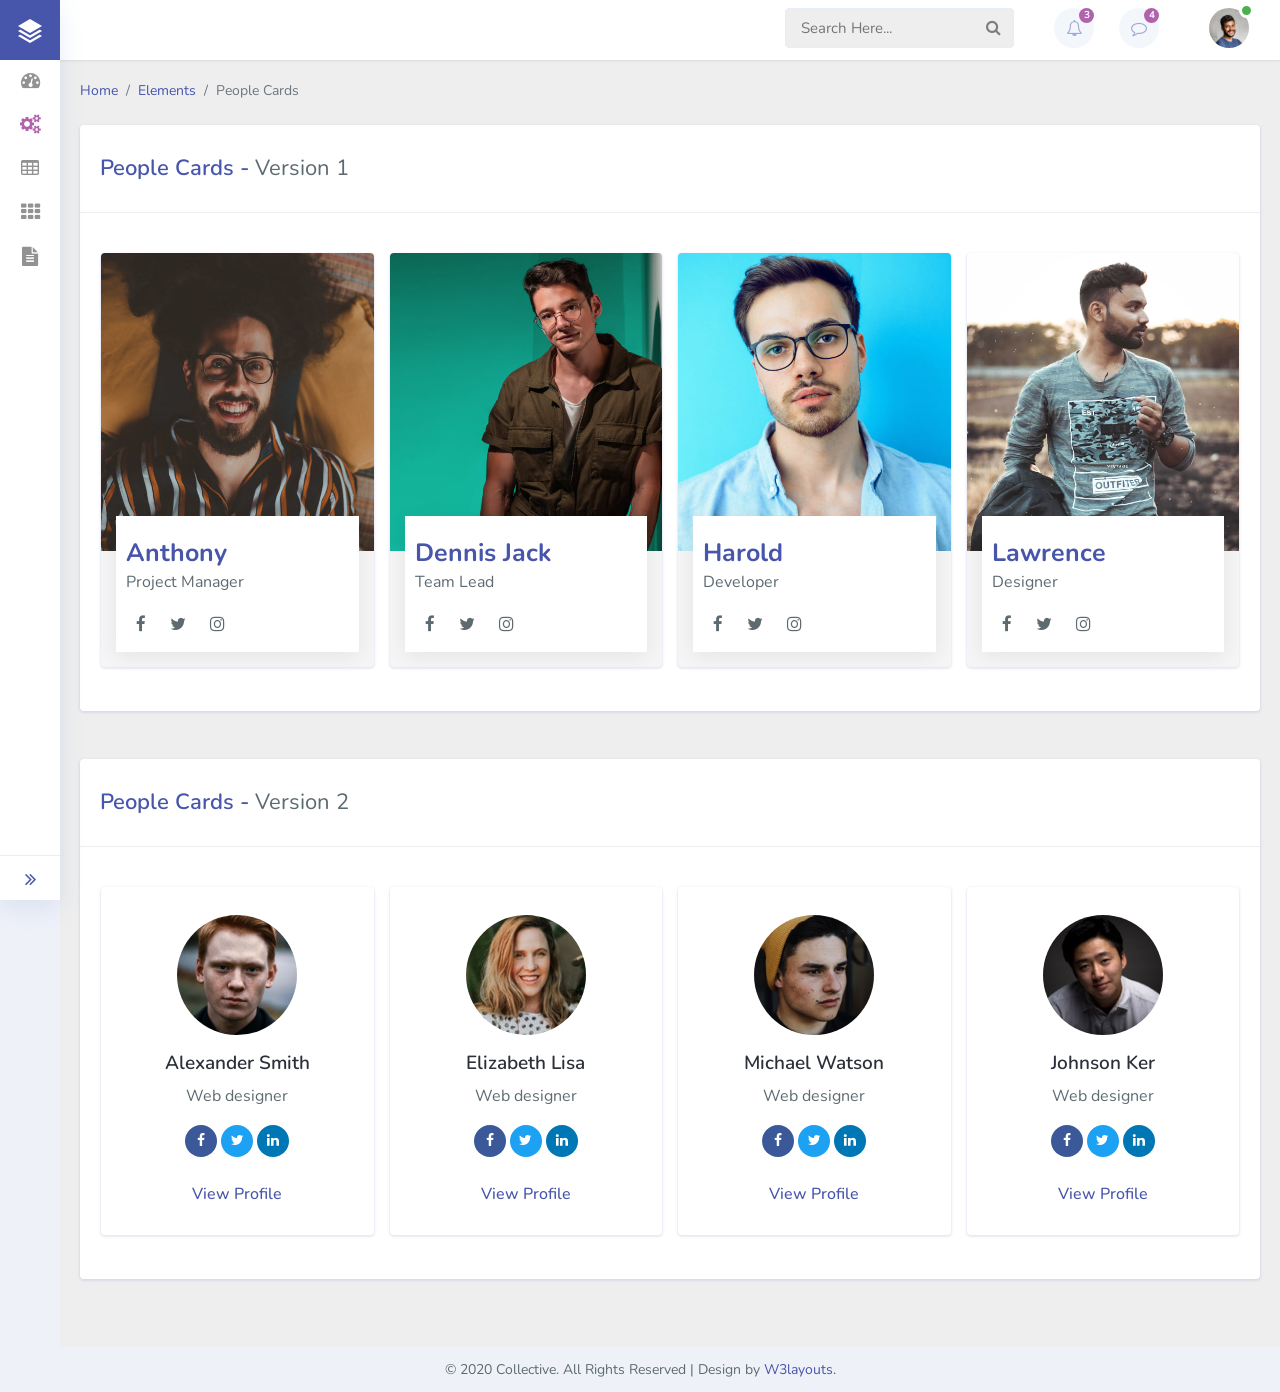
<file: AdminTemp/starter/people.html>
<!--
Author: W3layouts
Author URL: http://w3layouts.com
-->
<!doctype html>
<html lang="en">

<head>
  <!-- Required meta tags -->
  <meta charset="utf-8">
  <meta name="viewport" content="width=device-width, initial-scale=1, shrink-to-fit=no">

  <title>Collective Admin Panel a Flat Bootstrap Responsive Website Template | People Cards :: W3Layouts</title>

  <!-- Template CSS -->
  <link rel="stylesheet" href="assets/css/style-starter.css">

  <!-- google fonts -->
  <link href="//fonts.googleapis.com/css?family=Nunito:300,400,600,700,800,900&display=swap" rel="stylesheet">
</head>

<body class="sidebar-menu-collapsed">
<div class="se-pre-con"></div>
<section>
  <!-- sidebar menu start -->
  <div class="sidebar-menu sticky-sidebar-menu">

    <!-- logo start -->
    <div class="logo">
      <h1><a href="index.html">Collective</a></h1>
    </div>

  <!-- if logo is image enable this -->
    <!-- image logo --
    <div class="logo">
      <a href="index.html">
        <img src="image-path" alt="Your logo" title="Your logo" class="img-fluid" style="height:35px;" />
      </a>
    </div>
    <!-- //image logo -->

    <div class="logo-icon text-center">
      <a href="index.html" title="logo"><img src="assets/images/logo.png" alt="logo-icon"> </a>
    </div>
    <!-- //logo end -->

    <div class="sidebar-menu-inner">

      <!-- sidebar nav start -->
      <ul class="nav nav-pills nav-stacked custom-nav">
        <li><a href="index.html"><i class="fa fa-tachometer"></i><span> Dashboard</span></a>
        </li>
        <li class="menu-list active">
          <a href="#"><i class="fa fa-cogs"></i>
            <span>Elements <i class="lnr lnr-chevron-right"></i></span></a>
          <ul class="sub-menu-list">
            <li><a href="carousels.html">Carousels</a> </li>
            <li><a href="cards.html">Default cards</a> </li>
            <li><a href="people.html">People cards</a></li>
          </ul>
        </li>
        <li><a href="pricing.html"><i class="fa fa-table"></i> <span>Pricing tables</span></a></li>
        <li><a href="blocks.html"><i class="fa fa-th"></i> <span>Content blocks</span></a></li>
        <li><a href="forms.html"><i class="fa fa-file-text"></i> <span>Forms</span></a></li>
      </ul>
      <!-- //sidebar nav end -->
      <!-- toggle button start -->
      <a class="toggle-btn">
        <i class="fa fa-angle-double-left menu-collapsed__left"><span>Collapse Sidebar</span></i>
        <i class="fa fa-angle-double-right menu-collapsed__right"></i>
      </a>
      <!-- //toggle button end -->
    </div>
  </div>
  <!-- //sidebar menu end -->
  <!-- header-starts -->
  <div class="header sticky-header">

    <!-- notification menu start -->
    <div class="menu-right">
      <div class="navbar user-panel-top">
        <div class="search-box">
          <form action="#search-results.html" method="get">
            <input class="search-input" placeholder="Search Here..." type="search" id="search">
            <button class="search-submit" value=""><span class="fa fa-search"></span></button>
          </form>
        </div>
        <div class="user-dropdown-details d-flex">
          <div class="profile_details_left">
            <ul class="nofitications-dropdown">
              <li class="dropdown">
                <a href="#" class="dropdown-toggle" data-toggle="dropdown" aria-expanded="false"><i
                    class="fa fa-bell-o"></i><span class="badge blue">3</span></a>
                <ul class="dropdown-menu">
                  <li>
                    <div class="notification_header">
                      <h3>You have 3 new notifications</h3>
                    </div>
                  </li>
                  <li><a href="#" class="grid">
                      <div class="user_img"><img src="assets/images/avatar1.jpg" alt=""></div>
                      <div class="notification_desc">
                        <p>Johnson purchased template</p>
                        <span>Just Now</span>
                      </div>
                    </a></li>
                  <li class="odd"><a href="#" class="grid">
                      <div class="user_img"><img src="assets/images/avatar2.jpg" alt=""></div>
                      <div class="notification_desc">
                        <p>New customer registered </p>
                        <span>1 hour ago</span>
                      </div>
                    </a></li>
                  <li><a href="#" class="grid">
                      <div class="user_img"><img src="assets/images/avatar3.jpg" alt=""></div>
                      <div class="notification_desc">
                        <p>Lorem ipsum dolor sit amet </p>
                        <span>2 hours ago</span>
                      </div>
                    </a></li>
                  <li>
                    <div class="notification_bottom">
                      <a href="#all" class="bg-primary">See all notifications</a>
                    </div>
                  </li>
                </ul>
              </li>
              <li class="dropdown">
                <a href="#" class="dropdown-toggle" data-toggle="dropdown" aria-expanded="false"><i
                    class="fa fa-comment-o"></i><span class="badge blue">4</span></a>
                <ul class="dropdown-menu">
                  <li>
                    <div class="notification_header">
                      <h3>You have 4 new messages</h3>
                    </div>
                  </li>
                  <li><a href="#" class="grid">
                      <div class="user_img"><img src="assets/images/avatar1.jpg" alt=""></div>
                      <div class="notification_desc">
                        <p>Johnson purchased template</p>
                        <span>Just Now</span>
                      </div>
                    </a></li>
                  <li class="odd"><a href="#" class="grid">
                      <div class="user_img"><img src="assets/images/avatar2.jpg" alt=""></div>
                      <div class="notification_desc">
                        <p>New customer registered </p>
                        <span>1 hour ago</span>
                      </div>
                    </a></li>
                  <li><a href="#" class="grid">
                      <div class="user_img"><img src="assets/images/avatar3.jpg" alt=""></div>
                      <div class="notification_desc">
                        <p>Lorem ipsum dolor sit amet </p>
                        <span>2 hours ago</span>
                      </div>
                    </a></li>
                  <li><a href="#" class="grid">
                      <div class="user_img"><img src="assets/images/avatar1.jpg" alt=""></div>
                      <div class="notification_desc">
                        <p>Johnson purchased template</p>
                        <span>Just Now</span>
                      </div>
                    </a></li>
                  <li>
                    <div class="notification_bottom">
                      <a href="#all" class="bg-primary">See all messages</a>
                    </div>
                  </li>
                </ul>
              </li>
            </ul>
          </div>
          <div class="profile_details">
            <ul>
              <li class="dropdown profile_details_drop">
                <a href="#" class="dropdown-toggle" data-toggle="dropdown" id="dropdownMenu3" aria-haspopup="true"
                  aria-expanded="false">
                  <div class="profile_img">
                    <img src="assets/images/profileimg.jpg" class="rounded-circle" alt="" />
                    <div class="user-active">
                      <span></span>
                    </div>
                  </div>
                </a>
                <ul class="dropdown-menu drp-mnu" aria-labelledby="dropdownMenu3">
                  <li class="user-info">
                    <h5 class="user-name">John Deo</h5>
                    <span class="status ml-2">Available</span>
                  </li>
                  <li> <a href="#"><i class="lnr lnr-user"></i>My Profile</a> </li>
                  <li> <a href="#"><i class="lnr lnr-users"></i>1k Followers</a> </li>
                  <li> <a href="#"><i class="lnr lnr-cog"></i>Setting</a> </li>
                  <li> <a href="#"><i class="lnr lnr-heart"></i>100 Likes</a> </li>
                  <li class="logout"> <a href="#sign-up.html"><i class="fa fa-power-off"></i> Logout</a> </li>
                </ul>
              </li>
            </ul>
          </div>
        </div>
      </div>
    </div>
    <!--notification menu end -->
  </div>
  <!-- //header-ends -->
<!-- main content start -->
<div class="main-content">

    <!-- content -->
    <div class="container-fluid content-top-gap">

        <!-- breadcrumbs -->
        <nav aria-label="breadcrumb" class="mb-4">
            <ol class="breadcrumb my-breadcrumb">
                <li class="breadcrumb-item"><a href="index.html">Home</a></li>
                <li class="breadcrumb-item"><a href="#">Elements</a></li>
                <li class="breadcrumb-item active" aria-current="page">People Cards</li>
            </ol>
        </nav>
        <!-- //breadcrumbs -->

        <!-- people -->
        <section class="people">
            <section class="w3l-team-block">
                <!-- //people cards style 1 -->
                <div class="card card_border mb-5">
                    <div class="cards__heading">
                        <h3>People Cards -<span> Version 1</span></h3>
                    </div>
                    <div class="card-body">
                        <div class="teams mb-4">
                            <div class="row px-2">
                                <div class="col-lg-3 col-md-6 mb-lg-0 mb-4 px-2">
                                    <div class="item">
                                        <div class="d-team-grid team-info">
                                            <div class="column">
                                                <a href="team-single.html"><img src="assets/images/team.jpg" alt="" /></a>
                                            </div>
                                            <div class="team-member">
                                                <h3 class="name-pos mb-0"><a href="team-single.html">Anthony</a></h3>
                                                <p>Project Manager</p>
                                                <div class="social">
                                                    <a href="#facebook" class="team-facebook"><span class="fa fa-facebook"
                                                            aria-hidden="true"></span></a>
                                                    <a href="#twitter" class="team-twitter"><span class="fa fa-twitter" aria-hidden="true"></span></a>
                                                    <a href="#instagram" class="team-instagram"><span class="fa fa-instagram"
                                                            aria-hidden="true"></span></a>
                                                </div>
                                            </div>
                                        </div>
                                    </div>
                                </div>
                                <div class="col-lg-3 col-md-6 mb-lg-0 mb-4 px-2">
                                    <div class="item">
                                        <div class="d-team-grid team-info">
                                            <div class="column">
                                                <a href="team-single.html"><img src="assets/images/team2.jpg" alt="" /></a>
                                            </div>
                                            <div class="team-member">
                                                <h3 class="name-pos mb-0"><a href="team-single.html">Dennis Jack</a>
                                                </h3>
                                                <p>Team Lead</p>
                                                <div class="social">
                                                    <a href="#facebook" class="team-facebook"><span class="fa fa-facebook"
                                                            aria-hidden="true"></span></a>
                                                    <a href="#twitter" class="team-twitter"><span class="fa fa-twitter" aria-hidden="true"></span></a>
                                                    <a href="#instagram" class="team-instagram"><span class="fa fa-instagram"
                                                            aria-hidden="true"></span></a>
                                                </div>
                                            </div>
                                        </div>
                                    </div>
                                </div>
                                <div class="col-lg-3 col-md-6 mb-lg-0 mb-4 px-2">
                                    <div class="item">
                                        <div class="d-team-grid team-info">
                                            <div class="column">
                                                <a href="team-single.html"><img src="assets/images/team3.jpg" alt="" /></a>
                                            </div>
                                            <div class="team-member">
                                                <h3 class="name-pos mb-0"><a href="team-single.html">Harold</a></h3>
                                                <p>Developer</p>
                                                <div class="social">
                                                    <a href="#facebook" class="team-facebook"><span class="fa fa-facebook"
                                                            aria-hidden="true"></span></a>
                                                    <a href="#twitter" class="team-twitter"><span class="fa fa-twitter" aria-hidden="true"></span></a>
                                                    <a href="#instagram" class="team-instagram"><span class="fa fa-instagram"
                                                            aria-hidden="true"></span></a>
                                                </div>
                                            </div>
                                        </div>
                                    </div>
                                </div>
                                <div class="col-lg-3 col-md-6 mb-0 px-2">
                                    <div class="item">
                                        <div class="d-team-grid team-info">
                                            <div class="column">
                                                <a href="team-single.html"><img src="assets/images/team4.jpg" alt="" /></a>
                                            </div>
                                            <div class="team-member">
                                                <h3 class="name-pos mb-0"><a href="team-single.html">Lawrence</a></h3>
                                                <p>Designer</p>
                                                <div class="social">
                                                    <a href="#facebook" class="team-facebook"><span class="fa fa-facebook"
                                                            aria-hidden="true"></span></a>
                                                    <a href="#twitter" class="team-twitter"><span class="fa fa-twitter" aria-hidden="true"></span></a>
                                                    <a href="#instagram" class="team-instagram"><span class="fa fa-instagram"
                                                            aria-hidden="true"></span></a>
                                                </div>
                                            </div>
                                        </div>
                                    </div>
                                </div>
                            </div>
                        </div>
                    </div>
                </div>
            </section>
            <!-- //teams1 -->
            <!-- //people cards style 2 -->
            <div class="card card_border mb-5">
                <div class="cards__heading">
                    <h3>People Cards -<span> Version 2</span></h3>
                </div>
                <div class="card-body">
                    <div class="row px-2">
                        <div class="col-lg-3 col-md-6 mb-4 px-2">
                            <div class="card text-center card_border py-2">
                                <div class="card-body">
                                    <div class="team-main-19">
                                        <a href="#url"><img class="rounded-circle" src="assets/images/people1.jpg" alt=" "></a>
                                        <div class="right-team-9">
                                            <div>
                                                <h5><a href="#url" class="card__title mb-2 mt-3">Alexander smith</a>
                                                </h5>
                                                <p class="">Web designer</p>
                                            </div>
                                            <div class="people-social mt-3">
                                                <a href="#team" class="facebook"><span class="fa fa-facebook"></span></a>
                                                <a href="#team" class="twitter"><span class="fa fa-twitter"></span></a>
                                                <a href="#team" class="linkedin"><span class="fa fa-linkedin"></span></a>
                                            </div>
                                            <a href="#url" class="btn mt-4 profile-btn text-primary">View profile </a>
                                        </div>
                                    </div>
                                </div>
                            </div>
                        </div>
                        <div class="col-lg-3 col-md-6 mb-4 px-2">
                            <div class="card text-center card_border py-2">
                                <div class="card-body">
                                    <div class="team-main-19">
                                        <a href="#url"><img class="rounded-circle" src="assets/images/people2.jpg" alt=" "></a>
                                        <div class="right-team-9">
                                            <div>
                                                <h5><a href="#url" class="card__title mb-2 mt-3">Elizabeth lisa</a>
                                                </h5>
                                                <p class="">Web designer</p>
                                            </div>
                                            <div class="people-social mt-3">
                                                <a href="#team" class="facebook"><span class="fa fa-facebook"></span></a>
                                                <a href="#team" class="twitter"><span class="fa fa-twitter"></span></a>
                                                <a href="#team" class="linkedin"><span class="fa fa-linkedin"></span></a>
                                            </div>
                                            <a href="#url" class="btn mt-4 profile-btn text-primary">View profile </a>
                                        </div>
                                    </div>
                                </div>
                            </div>
                        </div>
                        <div class="col-lg-3 col-md-6 mb-4 px-2">
                            <div class="card text-center card_border py-2">
                                <div class="card-body">
                                    <div class="team-main-19">
                                        <a href="#url"><img class="rounded-circle" src="assets/images/people3.jpg" alt=" "></a>
                                        <div class="right-team-9">
                                            <div>
                                                <h5><a href="#url" class="card__title mb-2 mt-3">Michael watson</a>
                                                </h5>
                                                <p class="">Web designer</p>
                                            </div>
                                            <div class="people-social mt-3">
                                                <a href="#team" class="facebook"><span class="fa fa-facebook"></span></a>
                                                <a href="#team" class="twitter"><span class="fa fa-twitter"></span></a>
                                                <a href="#team" class="linkedin"><span class="fa fa-linkedin"></span></a>
                                            </div>
                                            <a href="#url" class="btn mt-4 profile-btn text-primary">View profile </a>
                                        </div>
                                    </div>
                                </div>
                            </div>
                        </div>
                        <div class="col-lg-3 col-md-6 mb-4 px-2">
                            <div class="card text-center card_border py-2">
                                <div class="card-body">
                                    <div class="team-main-19">
                                        <a href="#url"><img class="rounded-circle" src="assets/images/people4.jpg" alt=" "></a>
                                        <div class="right-team-9">
                                            <div>
                                                <h5><a href="#url" class="card__title mb-2 mt-3">Johnson Ker</a>
                                                </h5>
                                                <p class="">Web designer</p>
                                            </div>
                                            <div class="people-social mt-3">
                                                <a href="#team" class="facebook"><span class="fa fa-facebook"></span></a>
                                                <a href="#team" class="twitter"><span class="fa fa-twitter"></span></a>
                                                <a href="#team" class="linkedin"><span class="fa fa-linkedin"></span></a>
                                            </div>
                                            <a href="#url" class="btn mt-4 profile-btn text-primary">View profile </a>
                                        </div>
                                    </div>
                                </div>
                            </div>
                        </div>
                    </div>
                </div>
            </div>
            <!-- //people cards style 2 -->
        </section>
        <!-- //people -->

    </div>
    <!-- //content -->
</div>
<!-- main content end-->
</section>
<!--footer section start-->
<footer class="dashboard">
  <p>&copy 2020 Collective. All Rights Reserved | Design by <a href="https://w3layouts.com/" target="_blank"
      class="text-primary">W3layouts.</a></p>
</footer>
<!--footer section end-->
<!-- move top -->
<button onclick="topFunction()" id="movetop" class="bg-primary" title="Go to top">
  <span class="fa fa-angle-up"></span>
</button>
<script>
  // When the user scrolls down 20px from the top of the document, show the button
  window.onscroll = function () {
    scrollFunction()
  };

  function scrollFunction() {
    if (document.body.scrollTop > 20 || document.documentElement.scrollTop > 20) {
      document.getElementById("movetop").style.display = "block";
    } else {
      document.getElementById("movetop").style.display = "none";
    }
  }

  // When the user clicks on the button, scroll to the top of the document
  function topFunction() {
    document.body.scrollTop = 0;
    document.documentElement.scrollTop = 0;
  }
</script>
<!-- /move top -->


<script src="assets/js/jquery-3.3.1.min.js"></script>
<script src="assets/js/jquery-1.10.2.min.js"></script>

<!-- chart js -->
<script src="assets/js/Chart.min.js"></script>
<script src="assets/js/utils.js"></script>
<!-- //chart js -->

<!-- Different scripts of charts.  Ex.Barchart, Linechart -->
<script src="assets/js/bar.js"></script>
<script src="assets/js/linechart.js"></script>
<!-- //Different scripts of charts.  Ex.Barchart, Linechart -->


<script src="assets/js/jquery.nicescroll.js"></script>
<script src="assets/js/scripts.js"></script>

<!-- close script -->
<script>
  var closebtns = document.getElementsByClassName("close-grid");
  var i;

  for (i = 0; i < closebtns.length; i++) {
    closebtns[i].addEventListener("click", function () {
      this.parentElement.style.display = 'none';
    });
  }
</script>
<!-- //close script -->

<!-- disable body scroll when navbar is in active -->
<script>
  $(function () {
    $('.sidebar-menu-collapsed').click(function () {
      $('body').toggleClass('noscroll');
    })
  });
</script>
<!-- disable body scroll when navbar is in active -->

 <!-- loading-gif Js -->
 <script src="assets/js/modernizr.js"></script>
 <script>
     $(window).load(function () {
         // Animate loader off screen
         $(".se-pre-con").fadeOut("slow");;
     });
 </script>
 <!--// loading-gif Js -->

<!-- Bootstrap Core JavaScript -->
<script src="assets/js/bootstrap.min.js"></script>


</body>

</html>
</file>
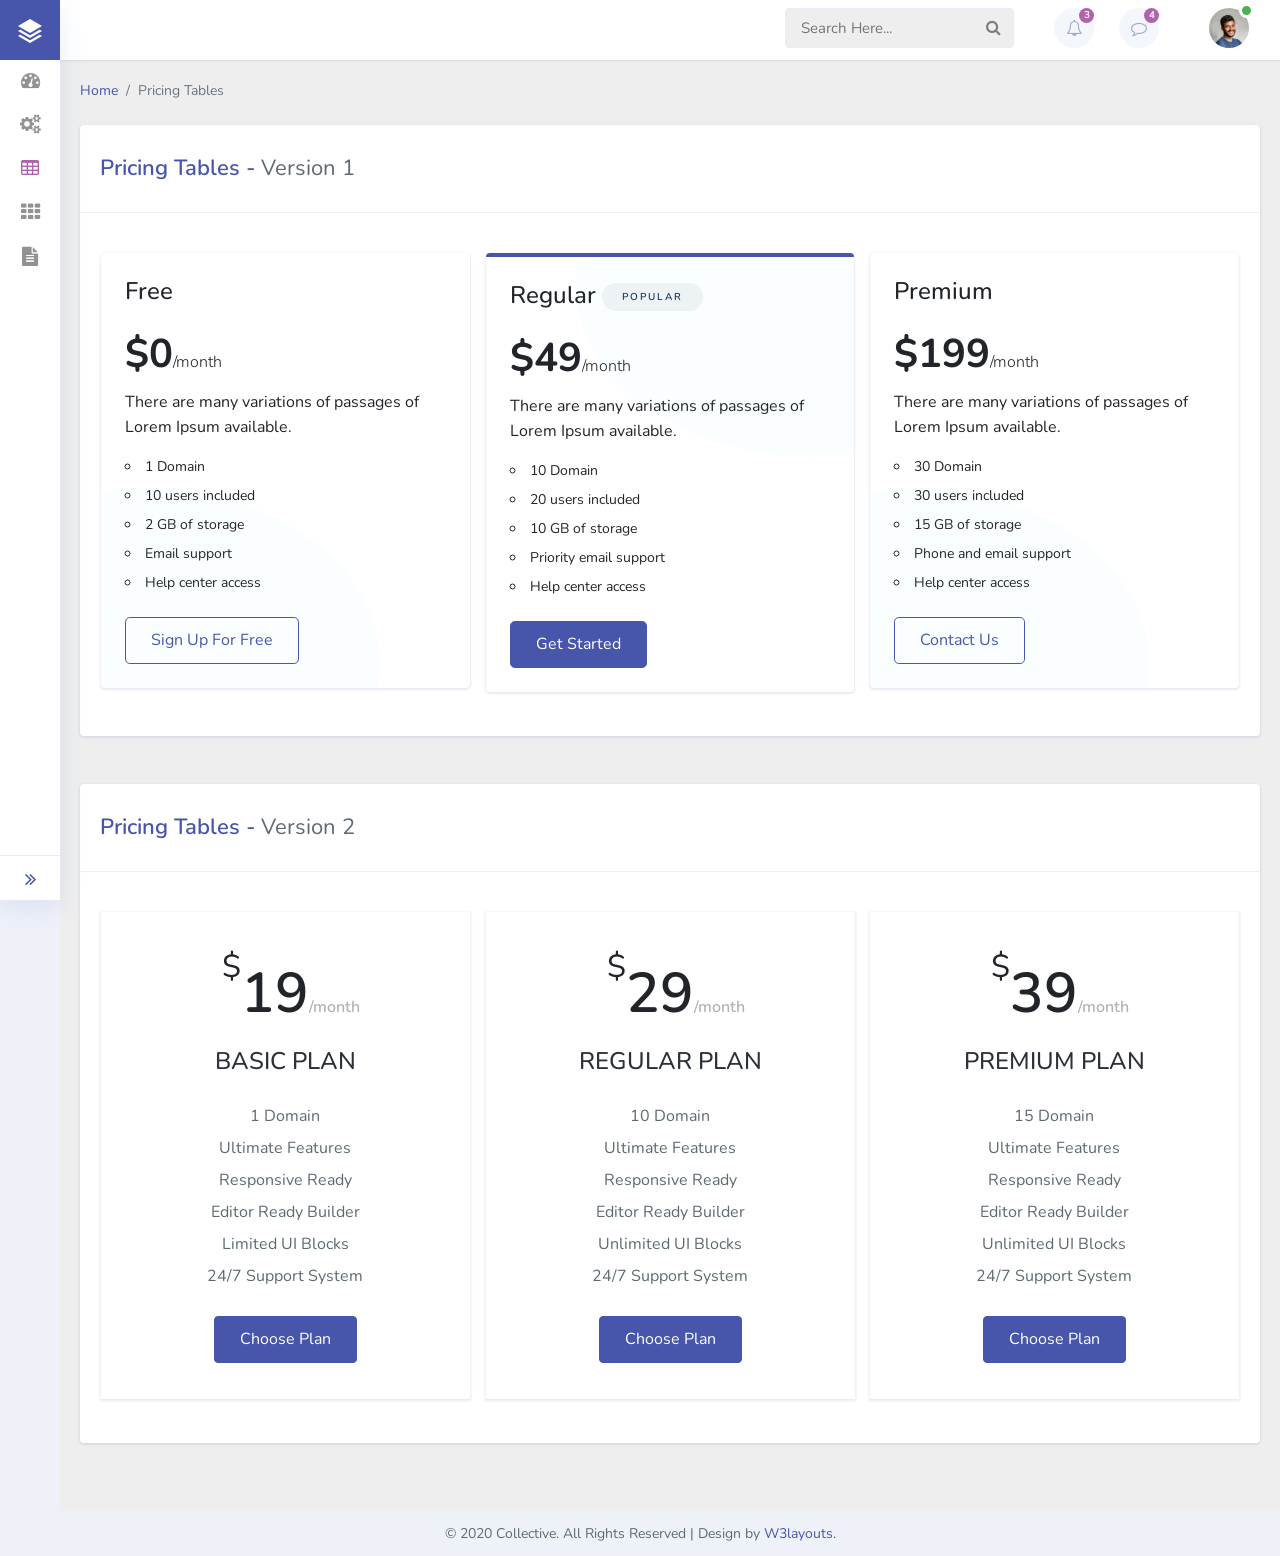
<file: AdminTemp/starter/pricing.html>
<!--
Author: W3layouts
Author URL: http://w3layouts.com
-->
<!doctype html>
<html lang="en">

<head>
  <!-- Required meta tags -->
  <meta charset="utf-8">
  <meta name="viewport" content="width=device-width, initial-scale=1, shrink-to-fit=no">

  <title>Collective Admin Panel a Flat Bootstrap Responsive Website Template | Pricing :: W3Layouts</title>

  <!-- Template CSS -->
  <link rel="stylesheet" href="assets/css/style-starter.css">

  <!-- google fonts -->
  <link href="//fonts.googleapis.com/css?family=Nunito:300,400,600,700,800,900&display=swap" rel="stylesheet">
</head>

<body class="sidebar-menu-collapsed">
<div class="se-pre-con"></div>
<section>
  <!-- sidebar menu start -->
  <div class="sidebar-menu sticky-sidebar-menu">

    <!-- logo start -->
    <div class="logo">
      <h1><a href="index.html">Collective</a></h1>
    </div>

  <!-- if logo is image enable this -->
    <!-- image logo --
    <div class="logo">
      <a href="index.html">
        <img src="image-path" alt="Your logo" title="Your logo" class="img-fluid" style="height:35px;" />
      </a>
    </div>
    <!-- //image logo -->

    <div class="logo-icon text-center">
      <a href="index.html" title="logo"><img src="assets/images/logo.png" alt="logo-icon"> </a>
    </div>
    <!-- //logo end -->

    <div class="sidebar-menu-inner">

      <!-- sidebar nav start -->
      <ul class="nav nav-pills nav-stacked custom-nav">
        <li><a href="index.html"><i class="fa fa-tachometer"></i><span> Dashboard</span></a>
        </li>
        <li class="menu-list">
          <a href="#"><i class="fa fa-cogs"></i>
            <span>Elements <i class="lnr lnr-chevron-right"></i></span></a>
          <ul class="sub-menu-list">
            <li><a href="carousels.html">Carousels</a> </li>
            <li><a href="cards.html">Default cards</a> </li>
            <li><a href="people.html">People cards</a></li>
          </ul>
        </li>
        <li class="active"><a href="pricing.html"><i class="fa fa-table"></i> <span>Pricing tables</span></a></li>
        <li><a href="blocks.html"><i class="fa fa-th"></i> <span>Content blocks</span></a></li>
        <li><a href="forms.html"><i class="fa fa-file-text"></i> <span>Forms</span></a></li>
      </ul>
      <!-- //sidebar nav end -->
      <!-- toggle button start -->
      <a class="toggle-btn">
        <i class="fa fa-angle-double-left menu-collapsed__left"><span>Collapse Sidebar</span></i>
        <i class="fa fa-angle-double-right menu-collapsed__right"></i>
      </a>
      <!-- //toggle button end -->
    </div>
  </div>
  <!-- //sidebar menu end -->
  <!-- header-starts -->
  <div class="header sticky-header">

    <!-- notification menu start -->
    <div class="menu-right">
      <div class="navbar user-panel-top">
        <div class="search-box">
          <form action="#search-results.html" method="get">
            <input class="search-input" placeholder="Search Here..." type="search" id="search">
            <button class="search-submit" value=""><span class="fa fa-search"></span></button>
          </form>
        </div>
        <div class="user-dropdown-details d-flex">
          <div class="profile_details_left">
            <ul class="nofitications-dropdown">
              <li class="dropdown">
                <a href="#" class="dropdown-toggle" data-toggle="dropdown" aria-expanded="false"><i
                    class="fa fa-bell-o"></i><span class="badge blue">3</span></a>
                <ul class="dropdown-menu">
                  <li>
                    <div class="notification_header">
                      <h3>You have 3 new notifications</h3>
                    </div>
                  </li>
                  <li><a href="#" class="grid">
                      <div class="user_img"><img src="assets/images/avatar1.jpg" alt=""></div>
                      <div class="notification_desc">
                        <p>Johnson purchased template</p>
                        <span>Just Now</span>
                      </div>
                    </a></li>
                  <li class="odd"><a href="#" class="grid">
                      <div class="user_img"><img src="assets/images/avatar2.jpg" alt=""></div>
                      <div class="notification_desc">
                        <p>New customer registered </p>
                        <span>1 hour ago</span>
                      </div>
                    </a></li>
                  <li><a href="#" class="grid">
                      <div class="user_img"><img src="assets/images/avatar3.jpg" alt=""></div>
                      <div class="notification_desc">
                        <p>Lorem ipsum dolor sit amet </p>
                        <span>2 hours ago</span>
                      </div>
                    </a></li>
                  <li>
                    <div class="notification_bottom">
                      <a href="#all" class="bg-primary">See all notifications</a>
                    </div>
                  </li>
                </ul>
              </li>
              <li class="dropdown">
                <a href="#" class="dropdown-toggle" data-toggle="dropdown" aria-expanded="false"><i
                    class="fa fa-comment-o"></i><span class="badge blue">4</span></a>
                <ul class="dropdown-menu">
                  <li>
                    <div class="notification_header">
                      <h3>You have 4 new messages</h3>
                    </div>
                  </li>
                  <li><a href="#" class="grid">
                      <div class="user_img"><img src="assets/images/avatar1.jpg" alt=""></div>
                      <div class="notification_desc">
                        <p>Johnson purchased template</p>
                        <span>Just Now</span>
                      </div>
                    </a></li>
                  <li class="odd"><a href="#" class="grid">
                      <div class="user_img"><img src="assets/images/avatar2.jpg" alt=""></div>
                      <div class="notification_desc">
                        <p>New customer registered </p>
                        <span>1 hour ago</span>
                      </div>
                    </a></li>
                  <li><a href="#" class="grid">
                      <div class="user_img"><img src="assets/images/avatar3.jpg" alt=""></div>
                      <div class="notification_desc">
                        <p>Lorem ipsum dolor sit amet </p>
                        <span>2 hours ago</span>
                      </div>
                    </a></li>
                  <li><a href="#" class="grid">
                      <div class="user_img"><img src="assets/images/avatar1.jpg" alt=""></div>
                      <div class="notification_desc">
                        <p>Johnson purchased template</p>
                        <span>Just Now</span>
                      </div>
                    </a></li>
                  <li>
                    <div class="notification_bottom">
                      <a href="#all" class="bg-primary">See all messages</a>
                    </div>
                  </li>
                </ul>
              </li>
            </ul>
          </div>
          <div class="profile_details">
            <ul>
              <li class="dropdown profile_details_drop">
                <a href="#" class="dropdown-toggle" data-toggle="dropdown" id="dropdownMenu3" aria-haspopup="true"
                  aria-expanded="false">
                  <div class="profile_img">
                    <img src="assets/images/profileimg.jpg" class="rounded-circle" alt="" />
                    <div class="user-active">
                      <span></span>
                    </div>
                  </div>
                </a>
                <ul class="dropdown-menu drp-mnu" aria-labelledby="dropdownMenu3">
                  <li class="user-info">
                    <h5 class="user-name">John Deo</h5>
                    <span class="status ml-2">Available</span>
                  </li>
                  <li> <a href="#"><i class="lnr lnr-user"></i>My Profile</a> </li>
                  <li> <a href="#"><i class="lnr lnr-users"></i>1k Followers</a> </li>
                  <li> <a href="#"><i class="lnr lnr-cog"></i>Setting</a> </li>
                  <li> <a href="#"><i class="lnr lnr-heart"></i>100 Likes</a> </li>
                  <li class="logout"> <a href="#sign-up.html"><i class="fa fa-power-off"></i> Logout</a> </li>
                </ul>
              </li>
            </ul>
          </div>
        </div>
      </div>
    </div>
    <!--notification menu end -->
  </div>
  <!-- //header-ends -->
<!-- main content start -->
<div class="main-content">

  <!-- content -->
  <div class="container-fluid content-top-gap">

    <!-- breadcrumbs -->
    <nav aria-label="breadcrumb" class="mb-4">
      <ol class="breadcrumb my-breadcrumb">
        <li class="breadcrumb-item"><a href="index.html">Home</a></li>
        <li class="breadcrumb-item active" aria-current="page">Pricing Tables</li>
      </ol>
    </nav>
    <!-- //breadcrumbs -->

    <!-- pricing -->
    <section class="pricing">
      <div class="card card_border mb-5">
        <div class="cards__heading">
          <h3>Pricing Tables -<span> Version 1</span></h3>
        </div>
        <div class="card-body">
          <!-- pricing version 1 -->

          <!--//BLOCK ROW END-->

          <section class="w3l-pricing1">
            <div class="row px-2">
              <div class="col-md-4 px-2">
                <div class="mb-4 price-card price-card1 p-lg-4 p-md-3 p-4">
                  <div class="card-header p-0 card-heading">
                    <h4 class="mb-4">Free</h4>
                  </div>
                  <div class="card-body p-0">
                    <h1 class="card-title pricing-card-title my-price-title">$0<small class="text-dull">/month</small>
                    </h1>
                    <p>There are many variations of passages of Lorem Ipsum available.</p>
                    <ul class="list-unstyled list-pricing mt-3 mb-4">
                      <li>1 Domain</li>
                      <li>10 users included</li>
                      <li>2 GB of storage</li>
                      <li>Email support</li>
                      <li>Help center access</li>
                    </ul>
                    <div class="mt-4">
                      <a href="signup.html" class="btn btn-lg btn-outline-primary btn-style border-btn">Sign up for
                        free</a>
                    </div>
                  </div>
                </div>
              </div>
              <div class="col-md-4 px-2">
                <div class="mb-4 price-card price-card2 p-lg-4 p-md-3 p-4 recomemded-price">
                  <div class="card-header p-0 card-heading">
                    <h4 class="mb-4">Regular <span class="label label-popular">Popular</span></h4>
                  </div>
                  <div class="card-body p-0">
                    <h1 class="card-title pricing-card-title my-price-title">$49<small class="text-dull">/month</small>
                    </h1>
                    <p>There are many variations of passages of Lorem Ipsum available.</p>
                    <ul class="list-unstyled list-pricing mt-3 mb-4">
                      <li>10 Domain</li>
                      <li>20 users included</li>
                      <li>10 GB of storage</li>
                      <li>Priority email support</li>
                      <li>Help center access</li>
                    </ul>
                    <div class="mt-4">
                      <a href="#" class="btn btn-lg btn-primary btn-style">Get started</a>
                    </div>
                  </div>
                </div>
              </div>
              <div class="col-md-4 px-2">
                <div class="mb-4 price-card price-card3 p-lg-4 p-md-3 p-4">
                  <div class="card-header p-0 card-heading">
                    <h4 class="mb-4">Premium</h4>
                  </div>
                  <div class="card-body p-0">
                    <h1 class="card-title pricing-card-title my-price-title">$199<small class="text-dull">/month</small>
                    </h1>
                    <p>There are many variations of passages of Lorem Ipsum available.</p>
                    <ul class="list-unstyled list-pricing mt-3 mb-4">
                      <li>30 Domain</li>
                      <li>30 users included</li>
                      <li>15 GB of storage</li>
                      <li>Phone and email support</li>
                      <li>Help center access</li>
                    </ul>
                    <div class="mt-4">
                      <a href="#" class="btn btn-lg btn-outline-primary btn-style border-btn">Contact us</a>
                    </div>
                  </div>
                </div>
              </div>
            </div>
        </div>
      </div>
    </section>



    <!--BLOCK ROW START-->

    <!-- //pricing version 1 -->

    <!-- pricing version 2 -->
    <div class="pricing-version-2">
      <div class="card card_border mb-5">
        <div class="cards__heading">
          <h3>Pricing Tables -<span> Version 2</span></h3>
        </div>
        <div class="card-body">
          <div class="row px-2">

            <!-- Table #1  -->
            <div class="col-lg-4 col-md-6 px-2 mb-4">
              <div class="card text-center card__hover">
                <div class="card-header">
                  <h3 class="display-4"><span class="currency">$</span>19<span class="period">/month</span></h3>
                </div>
                <div class="card-block">
                  <h4 class="card-title">
                    Basic Plan
                  </h4>
                  <ul class="list-group">
                    <li class="list-group-item">1 Domain</li>
                    <li class="list-group-item">Ultimate Features</li>
                    <li class="list-group-item">Responsive Ready</li>
                    <li class="list-group-item">Editor Ready Builder</li>
                    <li class="list-group-item">Limited UI Blocks</li>
                    <li class="list-group-item">24/7 Support System</li>
                  </ul>
                  <a href="#" class="btn btn-style btn-primary mt-4">Choose Plan</a>
                </div>
              </div>
            </div>

            <!-- Table #2  -->
            <div class="col-lg-4 col-md-6 px-2 mb-4">
              <div class="card text-center card__hover">
                <div class="card-header">
                  <h3 class="display-4"><span class="currency">$</span>29<span class="period">/month</span></h3>
                </div>
                <div class="card-block">
                  <h4 class="card-title">
                    Regular Plan
                  </h4>
                  <ul class="list-group">
                    <li class="list-group-item">10 Domain</li>
                    <li class="list-group-item">Ultimate Features</li>
                    <li class="list-group-item">Responsive Ready</li>
                    <li class="list-group-item">Editor Ready Builder</li>
                    <li class="list-group-item">Unlimited UI Blocks</li>
                    <li class="list-group-item">24/7 Support System</li>
                  </ul>
                  <a href="#" class="btn btn-style btn-primary mt-4">Choose Plan</a>
                </div>
              </div>
            </div>

            <!-- Table #3  -->
            <div class="col-lg-4 col-md-6 px-2 mb-4">
              <div class="card text-center card__hover">
                <div class="card-header">
                  <h3 class="display-4"><span class="currency">$</span>39<span class="period">/month</span></h3>
                </div>
                <div class="card-block">
                  <h4 class="card-title">
                    Premium Plan
                  </h4>
                  <ul class="list-group">
                    <li class="list-group-item">15 Domain</li>
                    <li class="list-group-item">Ultimate Features</li>
                    <li class="list-group-item">Responsive Ready</li>
                    <li class="list-group-item">Editor Ready Builder</li>
                    <li class="list-group-item">Unlimited UI Blocks</li>
                    <li class="list-group-item">24/7 Support System</li>
                  </ul>
                  <a href="#" class="btn btn-style btn-primary mt-4">Choose Plan</a>
                </div>
              </div>
            </div>

          </div>
        </div>
      </div>
    </div>
    <!-- //pricing version 2 -->
    </section>
    <!-- //pricing -->

  </div>
  <!-- //content -->

</div>
<!-- main content end-->
</section>
<!--footer section start-->
<footer class="dashboard">
  <p>&copy 2020 Collective. All Rights Reserved | Design by <a href="https://w3layouts.com/" target="_blank"
      class="text-primary">W3layouts.</a></p>
</footer>
<!--footer section end-->
<!-- move top -->
<button onclick="topFunction()" id="movetop" class="bg-primary" title="Go to top">
  <span class="fa fa-angle-up"></span>
</button>
<script>
  // When the user scrolls down 20px from the top of the document, show the button
  window.onscroll = function () {
    scrollFunction()
  };

  function scrollFunction() {
    if (document.body.scrollTop > 20 || document.documentElement.scrollTop > 20) {
      document.getElementById("movetop").style.display = "block";
    } else {
      document.getElementById("movetop").style.display = "none";
    }
  }

  // When the user clicks on the button, scroll to the top of the document
  function topFunction() {
    document.body.scrollTop = 0;
    document.documentElement.scrollTop = 0;
  }
</script>
<!-- /move top -->


<script src="assets/js/jquery-3.3.1.min.js"></script>
<script src="assets/js/jquery-1.10.2.min.js"></script>

<!-- chart js -->
<script src="assets/js/Chart.min.js"></script>
<script src="assets/js/utils.js"></script>
<!-- //chart js -->

<!-- Different scripts of charts.  Ex.Barchart, Linechart -->
<script src="assets/js/bar.js"></script>
<script src="assets/js/linechart.js"></script>
<!-- //Different scripts of charts.  Ex.Barchart, Linechart -->


<script src="assets/js/jquery.nicescroll.js"></script>
<script src="assets/js/scripts.js"></script>

<!-- close script -->
<script>
  var closebtns = document.getElementsByClassName("close-grid");
  var i;

  for (i = 0; i < closebtns.length; i++) {
    closebtns[i].addEventListener("click", function () {
      this.parentElement.style.display = 'none';
    });
  }
</script>
<!-- //close script -->

<!-- disable body scroll when navbar is in active -->
<script>
  $(function () {
    $('.sidebar-menu-collapsed').click(function () {
      $('body').toggleClass('noscroll');
    })
  });
</script>
<!-- disable body scroll when navbar is in active -->

 <!-- loading-gif Js -->
 <script src="assets/js/modernizr.js"></script>
 <script>
     $(window).load(function () {
         // Animate loader off screen
         $(".se-pre-con").fadeOut("slow");;
     });
 </script>
 <!--// loading-gif Js -->

<!-- Bootstrap Core JavaScript -->
<script src="assets/js/bootstrap.min.js"></script>


</body>

</html>
</file>
<file: AdminTemp/starter/assets/css/style-starter.css>
/* 
Author: W3layouts
Author URL: http://w3layouts.com
*/

@charset "UTF-8";
/*!
 * Bootstrap v4.4.1 (https://getbootstrap.com/)
 * Copyright 2011-2019 The Bootstrap Authors
 * Copyright 2011-2019 Twitter, Inc.
 * Licensed under MIT (https://github.com/twbs/bootstrap/blob/master/LICENSE)
 */
:root {
  --blue: #007bff;
  --indigo: #6610f2;
  --purple: #6f42c1;
  --pink: #e83e8c;
  --red: #dc3545;
  --orange: #fd7e14;
  --yellow: #ffc107;
  --green: #28a745;
  --teal: #20c997;
  --cyan: #17a2b8;
  --white: #fff;
  --gray: #6c757d;
  --gray-dark: #343a40;
  --primary: #4755AB;
  --secondary: #B162AC;
  --success: #03c895;
  --info: #17a2b8;
  --warning: #ffc107;
  --danger: #ff4f81;
  --light: #f8f9fa;
  --dark: #343a40;
  --breakpoint-xs: 0;
  --breakpoint-sm: 576px;
  --breakpoint-md: 768px;
  --breakpoint-lg: 992px;
  --breakpoint-xl: 1200px;
  --font-family-sans-serif: -apple-system, BlinkMacSystemFont, "Segoe UI", Roboto, "Helvetica Neue", Arial, "Noto Sans", sans-serif, "Apple Color Emoji", "Segoe UI Emoji", "Segoe UI Symbol", "Noto Color Emoji";
  --font-family-monospace: SFMono-Regular, Menlo, Monaco, Consolas, "Liberation Mono", "Courier New", monospace; }

*,
*::before,
*::after {
  box-sizing: border-box; }

html {
  font-family: sans-serif;
  line-height: 1.15;
  -webkit-text-size-adjust: 100%;
  -webkit-tap-highlight-color: rgba(0, 0, 0, 0); }

article, aside, figcaption, figure, footer, header, hgroup, main, nav, section {
  display: block; }

body {
  margin: 0;
  font-family: -apple-system, BlinkMacSystemFont, "Segoe UI", Roboto, "Helvetica Neue", Arial, "Noto Sans", sans-serif, "Apple Color Emoji", "Segoe UI Emoji", "Segoe UI Symbol", "Noto Color Emoji";
  font-size: 1rem;
  font-weight: 400;
  line-height: 1.5;
  color: #212529;
  text-align: left;
  background-color: #fff; }

[tabindex="-1"]:focus:not(:focus-visible) {
  outline: 0 !important; }

hr {
  box-sizing: content-box;
  height: 0;
  overflow: visible; }

h1, h2, h3, h4, h5, h6 {
  margin-top: 0;
  margin-bottom: 0.5rem; }

p {
  margin-top: 0;
  margin-bottom: 1rem; }

abbr[title],
abbr[data-original-title] {
  text-decoration: underline;
  -webkit-text-decoration: underline dotted;
          text-decoration: underline dotted;
  cursor: help;
  border-bottom: 0;
  -webkit-text-decoration-skip-ink: none;
          text-decoration-skip-ink: none; }

address {
  margin-bottom: 1rem;
  font-style: normal;
  line-height: inherit; }

ol,
ul,
dl {
  margin-top: 0;
  margin-bottom: 1rem; }

ol ol,
ul ul,
ol ul,
ul ol {
  margin-bottom: 0; }

dt {
  font-weight: 700; }

dd {
  margin-bottom: .5rem;
  margin-left: 0; }

blockquote {
  margin: 0 0 1rem; }

b,
strong {
  font-weight: bolder; }

small {
  font-size: 80%; }

sub,
sup {
  position: relative;
  font-size: 75%;
  line-height: 0;
  vertical-align: baseline; }

sub {
  bottom: -.25em; }

sup {
  top: -.5em; }

a {
  color: #4755AB;
  text-decoration: none;
  background-color: transparent; }
  a:hover {
    color: #313a75;
    text-decoration: underline; }

a:not([href]) {
  color: inherit;
  text-decoration: none; }
  a:not([href]):hover {
    color: inherit;
    text-decoration: none; }

pre,
code,
kbd,
samp {
  font-family: SFMono-Regular, Menlo, Monaco, Consolas, "Liberation Mono", "Courier New", monospace;
  font-size: 1em; }

pre {
  margin-top: 0;
  margin-bottom: 1rem;
  overflow: auto; }

figure {
  margin: 0 0 1rem; }

img {
  vertical-align: middle;
  border-style: none; }

svg {
  overflow: hidden;
  vertical-align: middle; }

table {
  border-collapse: collapse; }

caption {
  padding-top: 0.75rem;
  padding-bottom: 0.75rem;
  color: #6c757d;
  text-align: left;
  caption-side: bottom; }

th {
  text-align: inherit; }

label {
  display: inline-block;
  margin-bottom: 0.5rem; }

button {
  border-radius: 0; }

button:focus {
  outline: 1px dotted;
  outline: 5px auto -webkit-focus-ring-color; }

input,
button,
select,
optgroup,
textarea {
  margin: 0;
  font-family: inherit;
  font-size: inherit;
  line-height: inherit; }

button,
input {
  overflow: visible; }

button,
select {
  text-transform: none; }

select {
  word-wrap: normal; }

button,
[type="button"],
[type="reset"],
[type="submit"] {
  -webkit-appearance: button; }

button:not(:disabled),
[type="button"]:not(:disabled),
[type="reset"]:not(:disabled),
[type="submit"]:not(:disabled) {
  cursor: pointer; }

button::-moz-focus-inner,
[type="button"]::-moz-focus-inner,
[type="reset"]::-moz-focus-inner,
[type="submit"]::-moz-focus-inner {
  padding: 0;
  border-style: none; }

input[type="radio"],
input[type="checkbox"] {
  box-sizing: border-box;
  padding: 0; }

input[type="date"],
input[type="time"],
input[type="datetime-local"],
input[type="month"] {
  -webkit-appearance: listbox; }

textarea {
  overflow: auto;
  resize: vertical; }

fieldset {
  min-width: 0;
  padding: 0;
  margin: 0;
  border: 0; }

legend {
  display: block;
  width: 100%;
  max-width: 100%;
  padding: 0;
  margin-bottom: .5rem;
  font-size: 1.5rem;
  line-height: inherit;
  color: inherit;
  white-space: normal; }
  @media (max-width: 1200px) {
    legend {
      font-size: calc(1.275rem + 0.3vw) ; } }

progress {
  vertical-align: baseline; }

[type="number"]::-webkit-inner-spin-button,
[type="number"]::-webkit-outer-spin-button {
  height: auto; }

[type="search"] {
  outline-offset: -2px;
  -webkit-appearance: none; }

[type="search"]::-webkit-search-decoration {
  -webkit-appearance: none; }

::-webkit-file-upload-button {
  font: inherit;
  -webkit-appearance: button; }

output {
  display: inline-block; }

summary {
  display: list-item;
  cursor: pointer; }

template {
  display: none; }

[hidden] {
  display: none !important; }

h1, h2, h3, h4, h5, h6,
.h1, .h2, .h3, .h4, .h5, .h6 {
  margin-bottom: 0.5rem;
  font-weight: 500;
  line-height: 1.2; }

h1, .h1 {
  font-size: 2.5rem; }
  @media (max-width: 1200px) {
    h1, .h1 {
      font-size: calc(1.375rem + 1.5vw) ; } }

h2, .h2 {
  font-size: 2rem; }
  @media (max-width: 1200px) {
    h2, .h2 {
      font-size: calc(1.325rem + 0.9vw) ; } }

h3, .h3 {
  font-size: 1.75rem; }
  @media (max-width: 1200px) {
    h3, .h3 {
      font-size: calc(1.3rem + 0.6vw) ; } }

h4, .h4 {
  font-size: 1.5rem; }
  @media (max-width: 1200px) {
    h4, .h4 {
      font-size: calc(1.275rem + 0.3vw) ; } }

h5, .h5 {
  font-size: 1.25rem; }

h6, .h6 {
  font-size: 1rem; }

.lead {
  font-size: 1.25rem;
  font-weight: 300; }

.display-1 {
  font-size: 6rem;
  font-weight: 300;
  line-height: 1.2; }
  @media (max-width: 1200px) {
    .display-1 {
      font-size: calc(1.725rem + 5.7vw) ; } }

.display-2 {
  font-size: 5.5rem;
  font-weight: 300;
  line-height: 1.2; }
  @media (max-width: 1200px) {
    .display-2 {
      font-size: calc(1.675rem + 5.1vw) ; } }

.display-3 {
  font-size: 4.5rem;
  font-weight: 300;
  line-height: 1.2; }
  @media (max-width: 1200px) {
    .display-3 {
      font-size: calc(1.575rem + 3.9vw) ; } }

.display-4 {
  font-size: 3.5rem;
  font-weight: 300;
  line-height: 1.2; }
  @media (max-width: 1200px) {
    .display-4 {
      font-size: calc(1.475rem + 2.7vw) ; } }

hr {
  margin-top: 1rem;
  margin-bottom: 1rem;
  border: 0;
  border-top: 1px solid rgba(0, 0, 0, 0.1); }

small,
.small {
  font-size: 80%;
  font-weight: 400; }

mark,
.mark {
  padding: 0.2em;
  background-color: #fcf8e3; }

.list-unstyled {
  padding-left: 0;
  list-style: none; }

.list-inline {
  padding-left: 0;
  list-style: none; }

.list-inline-item {
  display: inline-block; }
  .list-inline-item:not(:last-child) {
    margin-right: 0.5rem; }

.initialism {
  font-size: 90%;
  text-transform: uppercase; }

.blockquote {
  margin-bottom: 1rem;
  font-size: 1.25rem; }

.blockquote-footer {
  display: block;
  font-size: 80%;
  color: #6c757d; }
  .blockquote-footer::before {
    content: "\2014\00A0"; }

.img-fluid {
  max-width: 100%;
  height: auto; }

.img-thumbnail {
  padding: 0.25rem;
  background-color: #fff;
  border: 1px solid #dee2e6;
  border-radius: 0.25rem;
  max-width: 100%;
  height: auto; }

.figure {
  display: inline-block; }

.figure-img {
  margin-bottom: 0.5rem;
  line-height: 1; }

.figure-caption {
  font-size: 90%;
  color: #6c757d; }

code {
  font-size: 87.5%;
  color: #e83e8c;
  word-wrap: break-word; }
  a > code {
    color: inherit; }

kbd {
  padding: 0.2rem 0.4rem;
  font-size: 87.5%;
  color: #fff;
  background-color: #212529;
  border-radius: 0.2rem; }
  kbd kbd {
    padding: 0;
    font-size: 100%;
    font-weight: 700; }

pre {
  display: block;
  font-size: 87.5%;
  color: #212529; }
  pre code {
    font-size: inherit;
    color: inherit;
    word-break: normal; }

.pre-scrollable {
  max-height: 340px;
  overflow-y: scroll; }

.container {
  width: 100%;
  padding-right: 15px;
  padding-left: 15px;
  margin-right: auto;
  margin-left: auto; }
  @media (min-width: 576px) {
    .container {
      max-width: 540px; } }
  @media (min-width: 768px) {
    .container {
      max-width: 720px; } }
  @media (min-width: 992px) {
    .container {
      max-width: 960px; } }
  @media (min-width: 1200px) {
    .container {
      max-width: 1140px; } }

.container-fluid, .container-sm, .container-md, .container-lg, .container-xl {
  width: 100%;
  padding-right: 15px;
  padding-left: 15px;
  margin-right: auto;
  margin-left: auto; }

@media (min-width: 576px) {
  .container, .container-sm {
    max-width: 540px; } }

@media (min-width: 768px) {
  .container, .container-sm, .container-md {
    max-width: 720px; } }

@media (min-width: 992px) {
  .container, .container-sm, .container-md, .container-lg {
    max-width: 960px; } }

@media (min-width: 1200px) {
  .container, .container-sm, .container-md, .container-lg, .container-xl {
    max-width: 1140px; } }

.row {
  display: flex;
  flex-wrap: wrap;
  margin-right: -15px;
  margin-left: -15px; }

.no-gutters {
  margin-right: 0;
  margin-left: 0; }
  .no-gutters > .col,
  .no-gutters > [class*="col-"] {
    padding-right: 0;
    padding-left: 0; }

.col-1, .col-2, .col-3, .col-4, .col-5, .col-6, .col-7, .col-8, .col-9, .col-10, .col-11, .col-12, .col,
.col-auto, .col-sm-1, .col-sm-2, .col-sm-3, .col-sm-4, .col-sm-5, .col-sm-6, .col-sm-7, .col-sm-8, .col-sm-9, .col-sm-10, .col-sm-11, .col-sm-12, .col-sm,
.col-sm-auto, .col-md-1, .col-md-2, .col-md-3, .col-md-4, .col-md-5, .col-md-6, .col-md-7, .col-md-8, .col-md-9, .col-md-10, .col-md-11, .col-md-12, .col-md,
.col-md-auto, .col-lg-1, .col-lg-2, .col-lg-3, .col-lg-4, .col-lg-5, .col-lg-6, .col-lg-7, .col-lg-8, .col-lg-9, .col-lg-10, .col-lg-11, .col-lg-12, .col-lg,
.col-lg-auto, .col-xl-1, .col-xl-2, .col-xl-3, .col-xl-4, .col-xl-5, .col-xl-6, .col-xl-7, .col-xl-8, .col-xl-9, .col-xl-10, .col-xl-11, .col-xl-12, .col-xl,
.col-xl-auto {
  position: relative;
  width: 100%;
  padding-right: 15px;
  padding-left: 15px; }

.col {
  flex-basis: 0;
  flex-grow: 1;
  max-width: 100%; }

.row-cols-1 > * {
  flex: 0 0 100%;
  max-width: 100%; }

.row-cols-2 > * {
  flex: 0 0 50%;
  max-width: 50%; }

.row-cols-3 > * {
  flex: 0 0 33.33333%;
  max-width: 33.33333%; }

.row-cols-4 > * {
  flex: 0 0 25%;
  max-width: 25%; }

.row-cols-5 > * {
  flex: 0 0 20%;
  max-width: 20%; }

.row-cols-6 > * {
  flex: 0 0 16.66667%;
  max-width: 16.66667%; }

.col-auto {
  flex: 0 0 auto;
  width: auto;
  max-width: 100%; }

.col-1 {
  flex: 0 0 8.33333%;
  max-width: 8.33333%; }

.col-2 {
  flex: 0 0 16.66667%;
  max-width: 16.66667%; }

.col-3 {
  flex: 0 0 25%;
  max-width: 25%; }

.col-4 {
  flex: 0 0 33.33333%;
  max-width: 33.33333%; }

.col-5 {
  flex: 0 0 41.66667%;
  max-width: 41.66667%; }

.col-6 {
  flex: 0 0 50%;
  max-width: 50%; }

.col-7 {
  flex: 0 0 58.33333%;
  max-width: 58.33333%; }

.col-8 {
  flex: 0 0 66.66667%;
  max-width: 66.66667%; }

.col-9 {
  flex: 0 0 75%;
  max-width: 75%; }

.col-10 {
  flex: 0 0 83.33333%;
  max-width: 83.33333%; }

.col-11 {
  flex: 0 0 91.66667%;
  max-width: 91.66667%; }

.col-12 {
  flex: 0 0 100%;
  max-width: 100%; }

.order-first {
  order: -1; }

.order-last {
  order: 13; }

.order-0 {
  order: 0; }

.order-1 {
  order: 1; }

.order-2 {
  order: 2; }

.order-3 {
  order: 3; }

.order-4 {
  order: 4; }

.order-5 {
  order: 5; }

.order-6 {
  order: 6; }

.order-7 {
  order: 7; }

.order-8 {
  order: 8; }

.order-9 {
  order: 9; }

.order-10 {
  order: 10; }

.order-11 {
  order: 11; }

.order-12 {
  order: 12; }

.offset-1 {
  margin-left: 8.33333%; }

.offset-2 {
  margin-left: 16.66667%; }

.offset-3 {
  margin-left: 25%; }

.offset-4 {
  margin-left: 33.33333%; }

.offset-5 {
  margin-left: 41.66667%; }

.offset-6 {
  margin-left: 50%; }

.offset-7 {
  margin-left: 58.33333%; }

.offset-8 {
  margin-left: 66.66667%; }

.offset-9 {
  margin-left: 75%; }

.offset-10 {
  margin-left: 83.33333%; }

.offset-11 {
  margin-left: 91.66667%; }

@media (min-width: 576px) {
  .col-sm {
    flex-basis: 0;
    flex-grow: 1;
    max-width: 100%; }
  .row-cols-sm-1 > * {
    flex: 0 0 100%;
    max-width: 100%; }
  .row-cols-sm-2 > * {
    flex: 0 0 50%;
    max-width: 50%; }
  .row-cols-sm-3 > * {
    flex: 0 0 33.33333%;
    max-width: 33.33333%; }
  .row-cols-sm-4 > * {
    flex: 0 0 25%;
    max-width: 25%; }
  .row-cols-sm-5 > * {
    flex: 0 0 20%;
    max-width: 20%; }
  .row-cols-sm-6 > * {
    flex: 0 0 16.66667%;
    max-width: 16.66667%; }
  .col-sm-auto {
    flex: 0 0 auto;
    width: auto;
    max-width: 100%; }
  .col-sm-1 {
    flex: 0 0 8.33333%;
    max-width: 8.33333%; }
  .col-sm-2 {
    flex: 0 0 16.66667%;
    max-width: 16.66667%; }
  .col-sm-3 {
    flex: 0 0 25%;
    max-width: 25%; }
  .col-sm-4 {
    flex: 0 0 33.33333%;
    max-width: 33.33333%; }
  .col-sm-5 {
    flex: 0 0 41.66667%;
    max-width: 41.66667%; }
  .col-sm-6 {
    flex: 0 0 50%;
    max-width: 50%; }
  .col-sm-7 {
    flex: 0 0 58.33333%;
    max-width: 58.33333%; }
  .col-sm-8 {
    flex: 0 0 66.66667%;
    max-width: 66.66667%; }
  .col-sm-9 {
    flex: 0 0 75%;
    max-width: 75%; }
  .col-sm-10 {
    flex: 0 0 83.33333%;
    max-width: 83.33333%; }
  .col-sm-11 {
    flex: 0 0 91.66667%;
    max-width: 91.66667%; }
  .col-sm-12 {
    flex: 0 0 100%;
    max-width: 100%; }
  .order-sm-first {
    order: -1; }
  .order-sm-last {
    order: 13; }
  .order-sm-0 {
    order: 0; }
  .order-sm-1 {
    order: 1; }
  .order-sm-2 {
    order: 2; }
  .order-sm-3 {
    order: 3; }
  .order-sm-4 {
    order: 4; }
  .order-sm-5 {
    order: 5; }
  .order-sm-6 {
    order: 6; }
  .order-sm-7 {
    order: 7; }
  .order-sm-8 {
    order: 8; }
  .order-sm-9 {
    order: 9; }
  .order-sm-10 {
    order: 10; }
  .order-sm-11 {
    order: 11; }
  .order-sm-12 {
    order: 12; }
  .offset-sm-0 {
    margin-left: 0; }
  .offset-sm-1 {
    margin-left: 8.33333%; }
  .offset-sm-2 {
    margin-left: 16.66667%; }
  .offset-sm-3 {
    margin-left: 25%; }
  .offset-sm-4 {
    margin-left: 33.33333%; }
  .offset-sm-5 {
    margin-left: 41.66667%; }
  .offset-sm-6 {
    margin-left: 50%; }
  .offset-sm-7 {
    margin-left: 58.33333%; }
  .offset-sm-8 {
    margin-left: 66.66667%; }
  .offset-sm-9 {
    margin-left: 75%; }
  .offset-sm-10 {
    margin-left: 83.33333%; }
  .offset-sm-11 {
    margin-left: 91.66667%; } }

@media (min-width: 768px) {
  .col-md {
    flex-basis: 0;
    flex-grow: 1;
    max-width: 100%; }
  .row-cols-md-1 > * {
    flex: 0 0 100%;
    max-width: 100%; }
  .row-cols-md-2 > * {
    flex: 0 0 50%;
    max-width: 50%; }
  .row-cols-md-3 > * {
    flex: 0 0 33.33333%;
    max-width: 33.33333%; }
  .row-cols-md-4 > * {
    flex: 0 0 25%;
    max-width: 25%; }
  .row-cols-md-5 > * {
    flex: 0 0 20%;
    max-width: 20%; }
  .row-cols-md-6 > * {
    flex: 0 0 16.66667%;
    max-width: 16.66667%; }
  .col-md-auto {
    flex: 0 0 auto;
    width: auto;
    max-width: 100%; }
  .col-md-1 {
    flex: 0 0 8.33333%;
    max-width: 8.33333%; }
  .col-md-2 {
    flex: 0 0 16.66667%;
    max-width: 16.66667%; }
  .col-md-3 {
    flex: 0 0 25%;
    max-width: 25%; }
  .col-md-4 {
    flex: 0 0 33.33333%;
    max-width: 33.33333%; }
  .col-md-5 {
    flex: 0 0 41.66667%;
    max-width: 41.66667%; }
  .col-md-6 {
    flex: 0 0 50%;
    max-width: 50%; }
  .col-md-7 {
    flex: 0 0 58.33333%;
    max-width: 58.33333%; }
  .col-md-8 {
    flex: 0 0 66.66667%;
    max-width: 66.66667%; }
  .col-md-9 {
    flex: 0 0 75%;
    max-width: 75%; }
  .col-md-10 {
    flex: 0 0 83.33333%;
    max-width: 83.33333%; }
  .col-md-11 {
    flex: 0 0 91.66667%;
    max-width: 91.66667%; }
  .col-md-12 {
    flex: 0 0 100%;
    max-width: 100%; }
  .order-md-first {
    order: -1; }
  .order-md-last {
    order: 13; }
  .order-md-0 {
    order: 0; }
  .order-md-1 {
    order: 1; }
  .order-md-2 {
    order: 2; }
  .order-md-3 {
    order: 3; }
  .order-md-4 {
    order: 4; }
  .order-md-5 {
    order: 5; }
  .order-md-6 {
    order: 6; }
  .order-md-7 {
    order: 7; }
  .order-md-8 {
    order: 8; }
  .order-md-9 {
    order: 9; }
  .order-md-10 {
    order: 10; }
  .order-md-11 {
    order: 11; }
  .order-md-12 {
    order: 12; }
  .offset-md-0 {
    margin-left: 0; }
  .offset-md-1 {
    margin-left: 8.33333%; }
  .offset-md-2 {
    margin-left: 16.66667%; }
  .offset-md-3 {
    margin-left: 25%; }
  .offset-md-4 {
    margin-left: 33.33333%; }
  .offset-md-5 {
    margin-left: 41.66667%; }
  .offset-md-6 {
    margin-left: 50%; }
  .offset-md-7 {
    margin-left: 58.33333%; }
  .offset-md-8 {
    margin-left: 66.66667%; }
  .offset-md-9 {
    margin-left: 75%; }
  .offset-md-10 {
    margin-left: 83.33333%; }
  .offset-md-11 {
    margin-left: 91.66667%; } }

@media (min-width: 992px) {
  .col-lg {
    flex-basis: 0;
    flex-grow: 1;
    max-width: 100%; }
  .row-cols-lg-1 > * {
    flex: 0 0 100%;
    max-width: 100%; }
  .row-cols-lg-2 > * {
    flex: 0 0 50%;
    max-width: 50%; }
  .row-cols-lg-3 > * {
    flex: 0 0 33.33333%;
    max-width: 33.33333%; }
  .row-cols-lg-4 > * {
    flex: 0 0 25%;
    max-width: 25%; }
  .row-cols-lg-5 > * {
    flex: 0 0 20%;
    max-width: 20%; }
  .row-cols-lg-6 > * {
    flex: 0 0 16.66667%;
    max-width: 16.66667%; }
  .col-lg-auto {
    flex: 0 0 auto;
    width: auto;
    max-width: 100%; }
  .col-lg-1 {
    flex: 0 0 8.33333%;
    max-width: 8.33333%; }
  .col-lg-2 {
    flex: 0 0 16.66667%;
    max-width: 16.66667%; }
  .col-lg-3 {
    flex: 0 0 25%;
    max-width: 25%; }
  .col-lg-4 {
    flex: 0 0 33.33333%;
    max-width: 33.33333%; }
  .col-lg-5 {
    flex: 0 0 41.66667%;
    max-width: 41.66667%; }
  .col-lg-6 {
    flex: 0 0 50%;
    max-width: 50%; }
  .col-lg-7 {
    flex: 0 0 58.33333%;
    max-width: 58.33333%; }
  .col-lg-8 {
    flex: 0 0 66.66667%;
    max-width: 66.66667%; }
  .col-lg-9 {
    flex: 0 0 75%;
    max-width: 75%; }
  .col-lg-10 {
    flex: 0 0 83.33333%;
    max-width: 83.33333%; }
  .col-lg-11 {
    flex: 0 0 91.66667%;
    max-width: 91.66667%; }
  .col-lg-12 {
    flex: 0 0 100%;
    max-width: 100%; }
  .order-lg-first {
    order: -1; }
  .order-lg-last {
    order: 13; }
  .order-lg-0 {
    order: 0; }
  .order-lg-1 {
    order: 1; }
  .order-lg-2 {
    order: 2; }
  .order-lg-3 {
    order: 3; }
  .order-lg-4 {
    order: 4; }
  .order-lg-5 {
    order: 5; }
  .order-lg-6 {
    order: 6; }
  .order-lg-7 {
    order: 7; }
  .order-lg-8 {
    order: 8; }
  .order-lg-9 {
    order: 9; }
  .order-lg-10 {
    order: 10; }
  .order-lg-11 {
    order: 11; }
  .order-lg-12 {
    order: 12; }
  .offset-lg-0 {
    margin-left: 0; }
  .offset-lg-1 {
    margin-left: 8.33333%; }
  .offset-lg-2 {
    margin-left: 16.66667%; }
  .offset-lg-3 {
    margin-left: 25%; }
  .offset-lg-4 {
    margin-left: 33.33333%; }
  .offset-lg-5 {
    margin-left: 41.66667%; }
  .offset-lg-6 {
    margin-left: 50%; }
  .offset-lg-7 {
    margin-left: 58.33333%; }
  .offset-lg-8 {
    margin-left: 66.66667%; }
  .offset-lg-9 {
    margin-left: 75%; }
  .offset-lg-10 {
    margin-left: 83.33333%; }
  .offset-lg-11 {
    margin-left: 91.66667%; } }

@media (min-width: 1200px) {
  .col-xl {
    flex-basis: 0;
    flex-grow: 1;
    max-width: 100%; }
  .row-cols-xl-1 > * {
    flex: 0 0 100%;
    max-width: 100%; }
  .row-cols-xl-2 > * {
    flex: 0 0 50%;
    max-width: 50%; }
  .row-cols-xl-3 > * {
    flex: 0 0 33.33333%;
    max-width: 33.33333%; }
  .row-cols-xl-4 > * {
    flex: 0 0 25%;
    max-width: 25%; }
  .row-cols-xl-5 > * {
    flex: 0 0 20%;
    max-width: 20%; }
  .row-cols-xl-6 > * {
    flex: 0 0 16.66667%;
    max-width: 16.66667%; }
  .col-xl-auto {
    flex: 0 0 auto;
    width: auto;
    max-width: 100%; }
  .col-xl-1 {
    flex: 0 0 8.33333%;
    max-width: 8.33333%; }
  .col-xl-2 {
    flex: 0 0 16.66667%;
    max-width: 16.66667%; }
  .col-xl-3 {
    flex: 0 0 25%;
    max-width: 25%; }
  .col-xl-4 {
    flex: 0 0 33.33333%;
    max-width: 33.33333%; }
  .col-xl-5 {
    flex: 0 0 41.66667%;
    max-width: 41.66667%; }
  .col-xl-6 {
    flex: 0 0 50%;
    max-width: 50%; }
  .col-xl-7 {
    flex: 0 0 58.33333%;
    max-width: 58.33333%; }
  .col-xl-8 {
    flex: 0 0 66.66667%;
    max-width: 66.66667%; }
  .col-xl-9 {
    flex: 0 0 75%;
    max-width: 75%; }
  .col-xl-10 {
    flex: 0 0 83.33333%;
    max-width: 83.33333%; }
  .col-xl-11 {
    flex: 0 0 91.66667%;
    max-width: 91.66667%; }
  .col-xl-12 {
    flex: 0 0 100%;
    max-width: 100%; }
  .order-xl-first {
    order: -1; }
  .order-xl-last {
    order: 13; }
  .order-xl-0 {
    order: 0; }
  .order-xl-1 {
    order: 1; }
  .order-xl-2 {
    order: 2; }
  .order-xl-3 {
    order: 3; }
  .order-xl-4 {
    order: 4; }
  .order-xl-5 {
    order: 5; }
  .order-xl-6 {
    order: 6; }
  .order-xl-7 {
    order: 7; }
  .order-xl-8 {
    order: 8; }
  .order-xl-9 {
    order: 9; }
  .order-xl-10 {
    order: 10; }
  .order-xl-11 {
    order: 11; }
  .order-xl-12 {
    order: 12; }
  .offset-xl-0 {
    margin-left: 0; }
  .offset-xl-1 {
    margin-left: 8.33333%; }
  .offset-xl-2 {
    margin-left: 16.66667%; }
  .offset-xl-3 {
    margin-left: 25%; }
  .offset-xl-4 {
    margin-left: 33.33333%; }
  .offset-xl-5 {
    margin-left: 41.66667%; }
  .offset-xl-6 {
    margin-left: 50%; }
  .offset-xl-7 {
    margin-left: 58.33333%; }
  .offset-xl-8 {
    margin-left: 66.66667%; }
  .offset-xl-9 {
    margin-left: 75%; }
  .offset-xl-10 {
    margin-left: 83.33333%; }
  .offset-xl-11 {
    margin-left: 91.66667%; } }

.table {
  width: 100%;
  margin-bottom: 1rem;
  color: #212529; }
  .table th,
  .table td {
    padding: 0.75rem;
    vertical-align: top;
    border-top: 1px solid #dee2e6; }
  .table thead th {
    vertical-align: bottom;
    border-bottom: 2px solid #dee2e6; }
  .table tbody + tbody {
    border-top: 2px solid #dee2e6; }

.table-sm th,
.table-sm td {
  padding: 0.3rem; }

.table-bordered {
  border: 1px solid #dee2e6; }
  .table-bordered th,
  .table-bordered td {
    border: 1px solid #dee2e6; }
  .table-bordered thead th,
  .table-bordered thead td {
    border-bottom-width: 2px; }

.table-borderless th,
.table-borderless td,
.table-borderless thead th,
.table-borderless tbody + tbody {
  border: 0; }

.table-striped tbody tr:nth-of-type(odd) {
  background-color: rgba(0, 0, 0, 0.05); }

.table-hover tbody tr:hover {
  color: #212529;
  background-color: rgba(0, 0, 0, 0.075); }

.table-primary,
.table-primary > th,
.table-primary > td {
  background-color: #cbcfe7; }

.table-primary th,
.table-primary td,
.table-primary thead th,
.table-primary tbody + tbody {
  border-color: #9fa7d3; }

.table-hover .table-primary:hover {
  background-color: #babfdf; }
  .table-hover .table-primary:hover > td,
  .table-hover .table-primary:hover > th {
    background-color: #babfdf; }

.table-secondary,
.table-secondary > th,
.table-secondary > td {
  background-color: #e9d3e8; }

.table-secondary th,
.table-secondary td,
.table-secondary thead th,
.table-secondary tbody + tbody {
  border-color: #d6add4; }

.table-hover .table-secondary:hover {
  background-color: #e1c2df; }
  .table-hover .table-secondary:hover > td,
  .table-hover .table-secondary:hover > th {
    background-color: #e1c2df; }

.table-success,
.table-success > th,
.table-success > td {
  background-color: #b8f0e1; }

.table-success th,
.table-success td,
.table-success thead th,
.table-success tbody + tbody {
  border-color: #7ce2c8; }

.table-hover .table-success:hover {
  background-color: #a3ecd8; }
  .table-hover .table-success:hover > td,
  .table-hover .table-success:hover > th {
    background-color: #a3ecd8; }

.table-info,
.table-info > th,
.table-info > td {
  background-color: #bee5eb; }

.table-info th,
.table-info td,
.table-info thead th,
.table-info tbody + tbody {
  border-color: #86cfda; }

.table-hover .table-info:hover {
  background-color: #abdde5; }
  .table-hover .table-info:hover > td,
  .table-hover .table-info:hover > th {
    background-color: #abdde5; }

.table-warning,
.table-warning > th,
.table-warning > td {
  background-color: #ffeeba; }

.table-warning th,
.table-warning td,
.table-warning thead th,
.table-warning tbody + tbody {
  border-color: #ffdf7e; }

.table-hover .table-warning:hover {
  background-color: #ffe8a1; }
  .table-hover .table-warning:hover > td,
  .table-hover .table-warning:hover > th {
    background-color: #ffe8a1; }

.table-danger,
.table-danger > th,
.table-danger > td {
  background-color: #ffcedc; }

.table-danger th,
.table-danger td,
.table-danger thead th,
.table-danger tbody + tbody {
  border-color: #ffa3bd; }

.table-hover .table-danger:hover {
  background-color: #ffb5ca; }
  .table-hover .table-danger:hover > td,
  .table-hover .table-danger:hover > th {
    background-color: #ffb5ca; }

.table-light,
.table-light > th,
.table-light > td {
  background-color: #fdfdfe; }

.table-light th,
.table-light td,
.table-light thead th,
.table-light tbody + tbody {
  border-color: #fbfcfc; }

.table-hover .table-light:hover {
  background-color: #ececf6; }
  .table-hover .table-light:hover > td,
  .table-hover .table-light:hover > th {
    background-color: #ececf6; }

.table-dark,
.table-dark > th,
.table-dark > td {
  background-color: #c6c8ca; }

.table-dark th,
.table-dark td,
.table-dark thead th,
.table-dark tbody + tbody {
  border-color: #95999c; }

.table-hover .table-dark:hover {
  background-color: #b9bbbe; }
  .table-hover .table-dark:hover > td,
  .table-hover .table-dark:hover > th {
    background-color: #b9bbbe; }

.table-active,
.table-active > th,
.table-active > td {
  background-color: rgba(0, 0, 0, 0.075); }

.table-hover .table-active:hover {
  background-color: rgba(0, 0, 0, 0.075); }
  .table-hover .table-active:hover > td,
  .table-hover .table-active:hover > th {
    background-color: rgba(0, 0, 0, 0.075); }

.table .thead-dark th {
  color: #fff;
  background-color: #343a40;
  border-color: #454d55; }

.table .thead-light th {
  color: #495057;
  background-color: #e9ecef;
  border-color: #dee2e6; }

.table-dark {
  color: #fff;
  background-color: #343a40; }
  .table-dark th,
  .table-dark td,
  .table-dark thead th {
    border-color: #454d55; }
  .table-dark.table-bordered {
    border: 0; }
  .table-dark.table-striped tbody tr:nth-of-type(odd) {
    background-color: rgba(255, 255, 255, 0.05); }
  .table-dark.table-hover tbody tr:hover {
    color: #fff;
    background-color: rgba(255, 255, 255, 0.075); }

@media (max-width: 575.98px) {
  .table-responsive-sm {
    display: block;
    width: 100%;
    overflow-x: auto;
    -webkit-overflow-scrolling: touch; }
    .table-responsive-sm > .table-bordered {
      border: 0; } }

@media (max-width: 767.98px) {
  .table-responsive-md {
    display: block;
    width: 100%;
    overflow-x: auto;
    -webkit-overflow-scrolling: touch; }
    .table-responsive-md > .table-bordered {
      border: 0; } }

@media (max-width: 991.98px) {
  .table-responsive-lg {
    display: block;
    width: 100%;
    overflow-x: auto;
    -webkit-overflow-scrolling: touch; }
    .table-responsive-lg > .table-bordered {
      border: 0; } }

@media (max-width: 1199.98px) {
  .table-responsive-xl {
    display: block;
    width: 100%;
    overflow-x: auto;
    -webkit-overflow-scrolling: touch; }
    .table-responsive-xl > .table-bordered {
      border: 0; } }

.table-responsive {
  display: block;
  width: 100%;
  overflow-x: auto;
  -webkit-overflow-scrolling: touch; }
  .table-responsive > .table-bordered {
    border: 0; }

.form-control {
  display: block;
  width: 100%;
  height: calc(1.5em + 0.75rem + 2px);
  padding: 0.375rem 0.75rem;
  font-size: 1rem;
  font-weight: 400;
  line-height: 1.5;
  color: #495057;
  background-color: #fff;
  background-clip: padding-box;
  border: 1px solid #ced4da;
  border-radius: 0.25rem;
  transition: border-color 0.15s ease-in-out, box-shadow 0.15s ease-in-out; }
  @media (prefers-reduced-motion: reduce) {
    .form-control {
      transition: none; } }
  .form-control::-ms-expand {
    background-color: transparent;
    border: 0; }
  .form-control:-moz-focusring {
    color: transparent;
    text-shadow: 0 0 0 #495057; }
  .form-control:focus {
    color: #495057;
    background-color: #fff;
    border-color: #9ca4d6;
    outline: 0;
    box-shadow: 0 0 0 0.2rem rgba(71, 85, 171, 0.25); }
  .form-control::-webkit-input-placeholder {
    color: #6c757d;
    opacity: 1; }
  .form-control::-moz-placeholder {
    color: #6c757d;
    opacity: 1; }
  .form-control:-ms-input-placeholder {
    color: #6c757d;
    opacity: 1; }
  .form-control::-ms-input-placeholder {
    color: #6c757d;
    opacity: 1; }
  .form-control::placeholder {
    color: #6c757d;
    opacity: 1; }
  .form-control:disabled, .form-control[readonly] {
    background-color: #e9ecef;
    opacity: 1; }

select.form-control:focus::-ms-value {
  color: #495057;
  background-color: #fff; }

.form-control-file,
.form-control-range {
  display: block;
  width: 100%; }

.col-form-label {
  padding-top: calc(0.375rem + 1px);
  padding-bottom: calc(0.375rem + 1px);
  margin-bottom: 0;
  font-size: inherit;
  line-height: 1.5; }

.col-form-label-lg {
  padding-top: calc(0.5rem + 1px);
  padding-bottom: calc(0.5rem + 1px);
  font-size: 1.25rem;
  line-height: 1.5; }

.col-form-label-sm {
  padding-top: calc(0.25rem + 1px);
  padding-bottom: calc(0.25rem + 1px);
  font-size: 0.875rem;
  line-height: 1.5; }

.form-control-plaintext {
  display: block;
  width: 100%;
  padding: 0.375rem 0;
  margin-bottom: 0;
  font-size: 1rem;
  line-height: 1.5;
  color: #212529;
  background-color: transparent;
  border: solid transparent;
  border-width: 1px 0; }
  .form-control-plaintext.form-control-sm, .form-control-plaintext.form-control-lg {
    padding-right: 0;
    padding-left: 0; }

.form-control-sm {
  height: calc(1.5em + 0.5rem + 2px);
  padding: 0.25rem 0.5rem;
  font-size: 0.875rem;
  line-height: 1.5;
  border-radius: 0.2rem; }

.form-control-lg {
  height: calc(1.5em + 1rem + 2px);
  padding: 0.5rem 1rem;
  font-size: 1.25rem;
  line-height: 1.5;
  border-radius: 0.3rem; }

select.form-control[size], select.form-control[multiple] {
  height: auto; }

textarea.form-control {
  height: auto; }

.form-group {
  margin-bottom: 1rem; }

.form-text {
  display: block;
  margin-top: 0.25rem; }

.form-row {
  display: flex;
  flex-wrap: wrap;
  margin-right: -5px;
  margin-left: -5px; }
  .form-row > .col,
  .form-row > [class*="col-"] {
    padding-right: 5px;
    padding-left: 5px; }

.form-check {
  position: relative;
  display: block;
  padding-left: 1.25rem; }

.form-check-input {
  position: absolute;
  margin-top: 0.3rem;
  margin-left: -1.25rem; }
  .form-check-input[disabled] ~ .form-check-label,
  .form-check-input:disabled ~ .form-check-label {
    color: #6c757d; }

.form-check-label {
  margin-bottom: 0; }

.form-check-inline {
  display: inline-flex;
  align-items: center;
  padding-left: 0;
  margin-right: 0.75rem; }
  .form-check-inline .form-check-input {
    position: static;
    margin-top: 0;
    margin-right: 0.3125rem;
    margin-left: 0; }

.valid-feedback {
  display: none;
  width: 100%;
  margin-top: 0.25rem;
  font-size: 80%;
  color: #03c895; }

.valid-tooltip {
  position: absolute;
  top: 100%;
  z-index: 5;
  display: none;
  max-width: 100%;
  padding: 0.25rem 0.5rem;
  margin-top: .1rem;
  font-size: 0.875rem;
  line-height: 1.5;
  color: #fff;
  background-color: rgba(3, 200, 149, 0.9);
  border-radius: 0.25rem; }

.was-validated :valid ~ .valid-feedback,
.was-validated :valid ~ .valid-tooltip,
.is-valid ~ .valid-feedback,
.is-valid ~ .valid-tooltip {
  display: block; }

.was-validated .form-control:valid, .form-control.is-valid {
  border-color: #03c895;
  padding-right: calc(1.5em + 0.75rem);
  background-image: url("data:image/svg+xml,%3csvg xmlns='http://www.w3.org/2000/svg' width='8' height='8' viewBox='0 0 8 8'%3e%3cpath fill='%2303c895' d='M2.3 6.73L.6 4.53c-.4-1.04.46-1.4 1.1-.8l1.1 1.4 3.4-3.8c.6-.63 1.6-.27 1.2.7l-4 4.6c-.43.5-.8.4-1.1.1z'/%3e%3c/svg%3e");
  background-repeat: no-repeat;
  background-position: right calc(0.375em + 0.1875rem) center;
  background-size: calc(0.75em + 0.375rem) calc(0.75em + 0.375rem); }
  .was-validated .form-control:valid:focus, .form-control.is-valid:focus {
    border-color: #03c895;
    box-shadow: 0 0 0 0.2rem rgba(3, 200, 149, 0.25); }

.was-validated textarea.form-control:valid, textarea.form-control.is-valid {
  padding-right: calc(1.5em + 0.75rem);
  background-position: top calc(0.375em + 0.1875rem) right calc(0.375em + 0.1875rem); }

.was-validated .custom-select:valid, .custom-select.is-valid {
  border-color: #03c895;
  padding-right: calc(0.75em + 2.3125rem);
  background: url("data:image/svg+xml,%3csvg xmlns='http://www.w3.org/2000/svg' width='4' height='5' viewBox='0 0 4 5'%3e%3cpath fill='%23343a40' d='M2 0L0 2h4zm0 5L0 3h4z'/%3e%3c/svg%3e") no-repeat right 0.75rem center/8px 10px, url("data:image/svg+xml,%3csvg xmlns='http://www.w3.org/2000/svg' width='8' height='8' viewBox='0 0 8 8'%3e%3cpath fill='%2303c895' d='M2.3 6.73L.6 4.53c-.4-1.04.46-1.4 1.1-.8l1.1 1.4 3.4-3.8c.6-.63 1.6-.27 1.2.7l-4 4.6c-.43.5-.8.4-1.1.1z'/%3e%3c/svg%3e") #fff no-repeat center right 1.75rem/calc(0.75em + 0.375rem) calc(0.75em + 0.375rem); }
  .was-validated .custom-select:valid:focus, .custom-select.is-valid:focus {
    border-color: #03c895;
    box-shadow: 0 0 0 0.2rem rgba(3, 200, 149, 0.25); }

.was-validated .form-check-input:valid ~ .form-check-label, .form-check-input.is-valid ~ .form-check-label {
  color: #03c895; }

.was-validated .form-check-input:valid ~ .valid-feedback,
.was-validated .form-check-input:valid ~ .valid-tooltip, .form-check-input.is-valid ~ .valid-feedback,
.form-check-input.is-valid ~ .valid-tooltip {
  display: block; }

.was-validated .custom-control-input:valid ~ .custom-control-label, .custom-control-input.is-valid ~ .custom-control-label {
  color: #03c895; }
  .was-validated .custom-control-input:valid ~ .custom-control-label::before, .custom-control-input.is-valid ~ .custom-control-label::before {
    border-color: #03c895; }

.was-validated .custom-control-input:valid:checked ~ .custom-control-label::before, .custom-control-input.is-valid:checked ~ .custom-control-label::before {
  border-color: #04faba;
  background-color: #04faba; }

.was-validated .custom-control-input:valid:focus ~ .custom-control-label::before, .custom-control-input.is-valid:focus ~ .custom-control-label::before {
  box-shadow: 0 0 0 0.2rem rgba(3, 200, 149, 0.25); }

.was-validated .custom-control-input:valid:focus:not(:checked) ~ .custom-control-label::before, .custom-control-input.is-valid:focus:not(:checked) ~ .custom-control-label::before {
  border-color: #03c895; }

.was-validated .custom-file-input:valid ~ .custom-file-label, .custom-file-input.is-valid ~ .custom-file-label {
  border-color: #03c895; }

.was-validated .custom-file-input:valid:focus ~ .custom-file-label, .custom-file-input.is-valid:focus ~ .custom-file-label {
  border-color: #03c895;
  box-shadow: 0 0 0 0.2rem rgba(3, 200, 149, 0.25); }

.invalid-feedback {
  display: none;
  width: 100%;
  margin-top: 0.25rem;
  font-size: 80%;
  color: #ff4f81; }

.invalid-tooltip {
  position: absolute;
  top: 100%;
  z-index: 5;
  display: none;
  max-width: 100%;
  padding: 0.25rem 0.5rem;
  margin-top: .1rem;
  font-size: 0.875rem;
  line-height: 1.5;
  color: #fff;
  background-color: rgba(255, 79, 129, 0.9);
  border-radius: 0.25rem; }

.was-validated :invalid ~ .invalid-feedback,
.was-validated :invalid ~ .invalid-tooltip,
.is-invalid ~ .invalid-feedback,
.is-invalid ~ .invalid-tooltip {
  display: block; }

.was-validated .form-control:invalid, .form-control.is-invalid {
  border-color: #ff4f81;
  padding-right: calc(1.5em + 0.75rem);
  background-image: url("data:image/svg+xml,%3csvg xmlns='http://www.w3.org/2000/svg' width='12' height='12' fill='none' stroke='%23ff4f81' viewBox='0 0 12 12'%3e%3ccircle cx='6' cy='6' r='4.5'/%3e%3cpath stroke-linejoin='round' d='M5.8 3.6h.4L6 6.5z'/%3e%3ccircle cx='6' cy='8.2' r='.6' fill='%23ff4f81' stroke='none'/%3e%3c/svg%3e");
  background-repeat: no-repeat;
  background-position: right calc(0.375em + 0.1875rem) center;
  background-size: calc(0.75em + 0.375rem) calc(0.75em + 0.375rem); }
  .was-validated .form-control:invalid:focus, .form-control.is-invalid:focus {
    border-color: #ff4f81;
    box-shadow: 0 0 0 0.2rem rgba(255, 79, 129, 0.25); }

.was-validated textarea.form-control:invalid, textarea.form-control.is-invalid {
  padding-right: calc(1.5em + 0.75rem);
  background-position: top calc(0.375em + 0.1875rem) right calc(0.375em + 0.1875rem); }

.was-validated .custom-select:invalid, .custom-select.is-invalid {
  border-color: #ff4f81;
  padding-right: calc(0.75em + 2.3125rem);
  background: url("data:image/svg+xml,%3csvg xmlns='http://www.w3.org/2000/svg' width='4' height='5' viewBox='0 0 4 5'%3e%3cpath fill='%23343a40' d='M2 0L0 2h4zm0 5L0 3h4z'/%3e%3c/svg%3e") no-repeat right 0.75rem center/8px 10px, url("data:image/svg+xml,%3csvg xmlns='http://www.w3.org/2000/svg' width='12' height='12' fill='none' stroke='%23ff4f81' viewBox='0 0 12 12'%3e%3ccircle cx='6' cy='6' r='4.5'/%3e%3cpath stroke-linejoin='round' d='M5.8 3.6h.4L6 6.5z'/%3e%3ccircle cx='6' cy='8.2' r='.6' fill='%23ff4f81' stroke='none'/%3e%3c/svg%3e") #fff no-repeat center right 1.75rem/calc(0.75em + 0.375rem) calc(0.75em + 0.375rem); }
  .was-validated .custom-select:invalid:focus, .custom-select.is-invalid:focus {
    border-color: #ff4f81;
    box-shadow: 0 0 0 0.2rem rgba(255, 79, 129, 0.25); }

.was-validated .form-check-input:invalid ~ .form-check-label, .form-check-input.is-invalid ~ .form-check-label {
  color: #ff4f81; }

.was-validated .form-check-input:invalid ~ .invalid-feedback,
.was-validated .form-check-input:invalid ~ .invalid-tooltip, .form-check-input.is-invalid ~ .invalid-feedback,
.form-check-input.is-invalid ~ .invalid-tooltip {
  display: block; }

.was-validated .custom-control-input:invalid ~ .custom-control-label, .custom-control-input.is-invalid ~ .custom-control-label {
  color: #ff4f81; }
  .was-validated .custom-control-input:invalid ~ .custom-control-label::before, .custom-control-input.is-invalid ~ .custom-control-label::before {
    border-color: #ff4f81; }

.was-validated .custom-control-input:invalid:checked ~ .custom-control-label::before, .custom-control-input.is-invalid:checked ~ .custom-control-label::before {
  border-color: #ff82a6;
  background-color: #ff82a6; }

.was-validated .custom-control-input:invalid:focus ~ .custom-control-label::before, .custom-control-input.is-invalid:focus ~ .custom-control-label::before {
  box-shadow: 0 0 0 0.2rem rgba(255, 79, 129, 0.25); }

.was-validated .custom-control-input:invalid:focus:not(:checked) ~ .custom-control-label::before, .custom-control-input.is-invalid:focus:not(:checked) ~ .custom-control-label::before {
  border-color: #ff4f81; }

.was-validated .custom-file-input:invalid ~ .custom-file-label, .custom-file-input.is-invalid ~ .custom-file-label {
  border-color: #ff4f81; }

.was-validated .custom-file-input:invalid:focus ~ .custom-file-label, .custom-file-input.is-invalid:focus ~ .custom-file-label {
  border-color: #ff4f81;
  box-shadow: 0 0 0 0.2rem rgba(255, 79, 129, 0.25); }

.form-inline {
  display: flex;
  flex-flow: row wrap;
  align-items: center; }
  .form-inline .form-check {
    width: 100%; }
  @media (min-width: 576px) {
    .form-inline label {
      display: flex;
      align-items: center;
      justify-content: center;
      margin-bottom: 0; }
    .form-inline .form-group {
      display: flex;
      flex: 0 0 auto;
      flex-flow: row wrap;
      align-items: center;
      margin-bottom: 0; }
    .form-inline .form-control {
      display: inline-block;
      width: auto;
      vertical-align: middle; }
    .form-inline .form-control-plaintext {
      display: inline-block; }
    .form-inline .input-group,
    .form-inline .custom-select {
      width: auto; }
    .form-inline .form-check {
      display: flex;
      align-items: center;
      justify-content: center;
      width: auto;
      padding-left: 0; }
    .form-inline .form-check-input {
      position: relative;
      flex-shrink: 0;
      margin-top: 0;
      margin-right: 0.25rem;
      margin-left: 0; }
    .form-inline .custom-control {
      align-items: center;
      justify-content: center; }
    .form-inline .custom-control-label {
      margin-bottom: 0; } }

.btn {
  display: inline-block;
  font-weight: 400;
  color: #212529;
  text-align: center;
  vertical-align: middle;
  cursor: pointer;
  -webkit-user-select: none;
     -moz-user-select: none;
      -ms-user-select: none;
          user-select: none;
  background-color: transparent;
  border: 1px solid transparent;
  padding: 0.375rem 0.75rem;
  font-size: 1rem;
  line-height: 1.5;
  border-radius: 0.25rem;
  transition: color 0.15s ease-in-out, background-color 0.15s ease-in-out, border-color 0.15s ease-in-out, box-shadow 0.15s ease-in-out; }
  @media (prefers-reduced-motion: reduce) {
    .btn {
      transition: none; } }
  .btn:hover {
    color: #212529;
    text-decoration: none; }
  .btn:focus, .btn.focus {
    outline: 0;
    box-shadow: 0 0 0 0.2rem rgba(71, 85, 171, 0.25); }
  .btn.disabled, .btn:disabled {
    opacity: 0.65; }

a.btn.disabled,
fieldset:disabled a.btn {
  pointer-events: none; }

.btn-primary {
  color: #fff;
  background-color: #4755AB;
  border-color: #4755AB; }
  .btn-primary:hover {
    color: #fff;
    background-color: #3c4890;
    border-color: #384387; }
  .btn-primary:focus, .btn-primary.focus {
    color: #fff;
    background-color: #3c4890;
    border-color: #384387;
    box-shadow: 0 0 0 0.2rem rgba(99, 111, 184, 0.5); }
  .btn-primary.disabled, .btn-primary:disabled {
    color: #fff;
    background-color: #4755AB;
    border-color: #4755AB; }
  .btn-primary:not(:disabled):not(.disabled):active, .btn-primary:not(:disabled):not(.disabled).active,
  .show > .btn-primary.dropdown-toggle {
    color: #fff;
    background-color: #384387;
    border-color: #343f7e; }
    .btn-primary:not(:disabled):not(.disabled):active:focus, .btn-primary:not(:disabled):not(.disabled).active:focus,
    .show > .btn-primary.dropdown-toggle:focus {
      box-shadow: 0 0 0 0.2rem rgba(99, 111, 184, 0.5); }

.btn-secondary {
  color: #fff;
  background-color: #B162AC;
  border-color: #B162AC; }
  .btn-secondary:hover {
    color: #fff;
    background-color: #9e4f99;
    border-color: #964a91; }
  .btn-secondary:focus, .btn-secondary.focus {
    color: #fff;
    background-color: #9e4f99;
    border-color: #964a91;
    box-shadow: 0 0 0 0.2rem rgba(189, 122, 184, 0.5); }
  .btn-secondary.disabled, .btn-secondary:disabled {
    color: #fff;
    background-color: #B162AC;
    border-color: #B162AC; }
  .btn-secondary:not(:disabled):not(.disabled):active, .btn-secondary:not(:disabled):not(.disabled).active,
  .show > .btn-secondary.dropdown-toggle {
    color: #fff;
    background-color: #964a91;
    border-color: #8d4689; }
    .btn-secondary:not(:disabled):not(.disabled):active:focus, .btn-secondary:not(:disabled):not(.disabled).active:focus,
    .show > .btn-secondary.dropdown-toggle:focus {
      box-shadow: 0 0 0 0.2rem rgba(189, 122, 184, 0.5); }

.btn-success {
  color: #fff;
  background-color: #03c895;
  border-color: #03c895; }
  .btn-success:hover {
    color: #fff;
    background-color: #02a279;
    border-color: #029670; }
  .btn-success:focus, .btn-success.focus {
    color: #fff;
    background-color: #02a279;
    border-color: #029670;
    box-shadow: 0 0 0 0.2rem rgba(41, 208, 165, 0.5); }
  .btn-success.disabled, .btn-success:disabled {
    color: #fff;
    background-color: #03c895;
    border-color: #03c895; }
  .btn-success:not(:disabled):not(.disabled):active, .btn-success:not(:disabled):not(.disabled).active,
  .show > .btn-success.dropdown-toggle {
    color: #fff;
    background-color: #029670;
    border-color: #028966; }
    .btn-success:not(:disabled):not(.disabled):active:focus, .btn-success:not(:disabled):not(.disabled).active:focus,
    .show > .btn-success.dropdown-toggle:focus {
      box-shadow: 0 0 0 0.2rem rgba(41, 208, 165, 0.5); }

.btn-info {
  color: #fff;
  background-color: #17a2b8;
  border-color: #17a2b8; }
  .btn-info:hover {
    color: #fff;
    background-color: #138496;
    border-color: #117a8b; }
  .btn-info:focus, .btn-info.focus {
    color: #fff;
    background-color: #138496;
    border-color: #117a8b;
    box-shadow: 0 0 0 0.2rem rgba(58, 176, 195, 0.5); }
  .btn-info.disabled, .btn-info:disabled {
    color: #fff;
    background-color: #17a2b8;
    border-color: #17a2b8; }
  .btn-info:not(:disabled):not(.disabled):active, .btn-info:not(:disabled):not(.disabled).active,
  .show > .btn-info.dropdown-toggle {
    color: #fff;
    background-color: #117a8b;
    border-color: #10707f; }
    .btn-info:not(:disabled):not(.disabled):active:focus, .btn-info:not(:disabled):not(.disabled).active:focus,
    .show > .btn-info.dropdown-toggle:focus {
      box-shadow: 0 0 0 0.2rem rgba(58, 176, 195, 0.5); }

.btn-warning {
  color: #212529;
  background-color: #ffc107;
  border-color: #ffc107; }
  .btn-warning:hover {
    color: #212529;
    background-color: #e0a800;
    border-color: #d39e00; }
  .btn-warning:focus, .btn-warning.focus {
    color: #212529;
    background-color: #e0a800;
    border-color: #d39e00;
    box-shadow: 0 0 0 0.2rem rgba(222, 170, 12, 0.5); }
  .btn-warning.disabled, .btn-warning:disabled {
    color: #212529;
    background-color: #ffc107;
    border-color: #ffc107; }
  .btn-warning:not(:disabled):not(.disabled):active, .btn-warning:not(:disabled):not(.disabled).active,
  .show > .btn-warning.dropdown-toggle {
    color: #212529;
    background-color: #d39e00;
    border-color: #c69500; }
    .btn-warning:not(:disabled):not(.disabled):active:focus, .btn-warning:not(:disabled):not(.disabled).active:focus,
    .show > .btn-warning.dropdown-toggle:focus {
      box-shadow: 0 0 0 0.2rem rgba(222, 170, 12, 0.5); }

.btn-danger {
  color: #fff;
  background-color: #ff4f81;
  border-color: #ff4f81; }
  .btn-danger:hover {
    color: #fff;
    background-color: #ff2966;
    border-color: #ff1c5c; }
  .btn-danger:focus, .btn-danger.focus {
    color: #fff;
    background-color: #ff2966;
    border-color: #ff1c5c;
    box-shadow: 0 0 0 0.2rem rgba(255, 105, 148, 0.5); }
  .btn-danger.disabled, .btn-danger:disabled {
    color: #fff;
    background-color: #ff4f81;
    border-color: #ff4f81; }
  .btn-danger:not(:disabled):not(.disabled):active, .btn-danger:not(:disabled):not(.disabled).active,
  .show > .btn-danger.dropdown-toggle {
    color: #fff;
    background-color: #ff1c5c;
    border-color: #ff0f53; }
    .btn-danger:not(:disabled):not(.disabled):active:focus, .btn-danger:not(:disabled):not(.disabled).active:focus,
    .show > .btn-danger.dropdown-toggle:focus {
      box-shadow: 0 0 0 0.2rem rgba(255, 105, 148, 0.5); }

.btn-light {
  color: #212529;
  background-color: #f8f9fa;
  border-color: #f8f9fa; }
  .btn-light:hover {
    color: #212529;
    background-color: #e2e6ea;
    border-color: #dae0e5; }
  .btn-light:focus, .btn-light.focus {
    color: #212529;
    background-color: #e2e6ea;
    border-color: #dae0e5;
    box-shadow: 0 0 0 0.2rem rgba(216, 217, 219, 0.5); }
  .btn-light.disabled, .btn-light:disabled {
    color: #212529;
    background-color: #f8f9fa;
    border-color: #f8f9fa; }
  .btn-light:not(:disabled):not(.disabled):active, .btn-light:not(:disabled):not(.disabled).active,
  .show > .btn-light.dropdown-toggle {
    color: #212529;
    background-color: #dae0e5;
    border-color: #d3d9df; }
    .btn-light:not(:disabled):not(.disabled):active:focus, .btn-light:not(:disabled):not(.disabled).active:focus,
    .show > .btn-light.dropdown-toggle:focus {
      box-shadow: 0 0 0 0.2rem rgba(216, 217, 219, 0.5); }

.btn-dark {
  color: #fff;
  background-color: #343a40;
  border-color: #343a40; }
  .btn-dark:hover {
    color: #fff;
    background-color: #23272b;
    border-color: #1d2124; }
  .btn-dark:focus, .btn-dark.focus {
    color: #fff;
    background-color: #23272b;
    border-color: #1d2124;
    box-shadow: 0 0 0 0.2rem rgba(82, 88, 93, 0.5); }
  .btn-dark.disabled, .btn-dark:disabled {
    color: #fff;
    background-color: #343a40;
    border-color: #343a40; }
  .btn-dark:not(:disabled):not(.disabled):active, .btn-dark:not(:disabled):not(.disabled).active,
  .show > .btn-dark.dropdown-toggle {
    color: #fff;
    background-color: #1d2124;
    border-color: #171a1d; }
    .btn-dark:not(:disabled):not(.disabled):active:focus, .btn-dark:not(:disabled):not(.disabled).active:focus,
    .show > .btn-dark.dropdown-toggle:focus {
      box-shadow: 0 0 0 0.2rem rgba(82, 88, 93, 0.5); }

.btn-outline-primary {
  color: #4755AB;
  border-color: #4755AB; }
  .btn-outline-primary:hover {
    color: #fff;
    background-color: #4755AB;
    border-color: #4755AB; }
  .btn-outline-primary:focus, .btn-outline-primary.focus {
    box-shadow: 0 0 0 0.2rem rgba(71, 85, 171, 0.5); }
  .btn-outline-primary.disabled, .btn-outline-primary:disabled {
    color: #4755AB;
    background-color: transparent; }
  .btn-outline-primary:not(:disabled):not(.disabled):active, .btn-outline-primary:not(:disabled):not(.disabled).active,
  .show > .btn-outline-primary.dropdown-toggle {
    color: #fff;
    background-color: #4755AB;
    border-color: #4755AB; }
    .btn-outline-primary:not(:disabled):not(.disabled):active:focus, .btn-outline-primary:not(:disabled):not(.disabled).active:focus,
    .show > .btn-outline-primary.dropdown-toggle:focus {
      box-shadow: 0 0 0 0.2rem rgba(71, 85, 171, 0.5); }

.btn-outline-secondary {
  color: #B162AC;
  border-color: #B162AC; }
  .btn-outline-secondary:hover {
    color: #fff;
    background-color: #B162AC;
    border-color: #B162AC; }
  .btn-outline-secondary:focus, .btn-outline-secondary.focus {
    box-shadow: 0 0 0 0.2rem rgba(177, 98, 172, 0.5); }
  .btn-outline-secondary.disabled, .btn-outline-secondary:disabled {
    color: #B162AC;
    background-color: transparent; }
  .btn-outline-secondary:not(:disabled):not(.disabled):active, .btn-outline-secondary:not(:disabled):not(.disabled).active,
  .show > .btn-outline-secondary.dropdown-toggle {
    color: #fff;
    background-color: #B162AC;
    border-color: #B162AC; }
    .btn-outline-secondary:not(:disabled):not(.disabled):active:focus, .btn-outline-secondary:not(:disabled):not(.disabled).active:focus,
    .show > .btn-outline-secondary.dropdown-toggle:focus {
      box-shadow: 0 0 0 0.2rem rgba(177, 98, 172, 0.5); }

.btn-outline-success {
  color: #03c895;
  border-color: #03c895; }
  .btn-outline-success:hover {
    color: #fff;
    background-color: #03c895;
    border-color: #03c895; }
  .btn-outline-success:focus, .btn-outline-success.focus {
    box-shadow: 0 0 0 0.2rem rgba(3, 200, 149, 0.5); }
  .btn-outline-success.disabled, .btn-outline-success:disabled {
    color: #03c895;
    background-color: transparent; }
  .btn-outline-success:not(:disabled):not(.disabled):active, .btn-outline-success:not(:disabled):not(.disabled).active,
  .show > .btn-outline-success.dropdown-toggle {
    color: #fff;
    background-color: #03c895;
    border-color: #03c895; }
    .btn-outline-success:not(:disabled):not(.disabled):active:focus, .btn-outline-success:not(:disabled):not(.disabled).active:focus,
    .show > .btn-outline-success.dropdown-toggle:focus {
      box-shadow: 0 0 0 0.2rem rgba(3, 200, 149, 0.5); }

.btn-outline-info {
  color: #17a2b8;
  border-color: #17a2b8; }
  .btn-outline-info:hover {
    color: #fff;
    background-color: #17a2b8;
    border-color: #17a2b8; }
  .btn-outline-info:focus, .btn-outline-info.focus {
    box-shadow: 0 0 0 0.2rem rgba(23, 162, 184, 0.5); }
  .btn-outline-info.disabled, .btn-outline-info:disabled {
    color: #17a2b8;
    background-color: transparent; }
  .btn-outline-info:not(:disabled):not(.disabled):active, .btn-outline-info:not(:disabled):not(.disabled).active,
  .show > .btn-outline-info.dropdown-toggle {
    color: #fff;
    background-color: #17a2b8;
    border-color: #17a2b8; }
    .btn-outline-info:not(:disabled):not(.disabled):active:focus, .btn-outline-info:not(:disabled):not(.disabled).active:focus,
    .show > .btn-outline-info.dropdown-toggle:focus {
      box-shadow: 0 0 0 0.2rem rgba(23, 162, 184, 0.5); }

.btn-outline-warning {
  color: #ffc107;
  border-color: #ffc107; }
  .btn-outline-warning:hover {
    color: #212529;
    background-color: #ffc107;
    border-color: #ffc107; }
  .btn-outline-warning:focus, .btn-outline-warning.focus {
    box-shadow: 0 0 0 0.2rem rgba(255, 193, 7, 0.5); }
  .btn-outline-warning.disabled, .btn-outline-warning:disabled {
    color: #ffc107;
    background-color: transparent; }
  .btn-outline-warning:not(:disabled):not(.disabled):active, .btn-outline-warning:not(:disabled):not(.disabled).active,
  .show > .btn-outline-warning.dropdown-toggle {
    color: #212529;
    background-color: #ffc107;
    border-color: #ffc107; }
    .btn-outline-warning:not(:disabled):not(.disabled):active:focus, .btn-outline-warning:not(:disabled):not(.disabled).active:focus,
    .show > .btn-outline-warning.dropdown-toggle:focus {
      box-shadow: 0 0 0 0.2rem rgba(255, 193, 7, 0.5); }

.btn-outline-danger {
  color: #ff4f81;
  border-color: #ff4f81; }
  .btn-outline-danger:hover {
    color: #fff;
    background-color: #ff4f81;
    border-color: #ff4f81; }
  .btn-outline-danger:focus, .btn-outline-danger.focus {
    box-shadow: 0 0 0 0.2rem rgba(255, 79, 129, 0.5); }
  .btn-outline-danger.disabled, .btn-outline-danger:disabled {
    color: #ff4f81;
    background-color: transparent; }
  .btn-outline-danger:not(:disabled):not(.disabled):active, .btn-outline-danger:not(:disabled):not(.disabled).active,
  .show > .btn-outline-danger.dropdown-toggle {
    color: #fff;
    background-color: #ff4f81;
    border-color: #ff4f81; }
    .btn-outline-danger:not(:disabled):not(.disabled):active:focus, .btn-outline-danger:not(:disabled):not(.disabled).active:focus,
    .show > .btn-outline-danger.dropdown-toggle:focus {
      box-shadow: 0 0 0 0.2rem rgba(255, 79, 129, 0.5); }

.btn-outline-light {
  color: #f8f9fa;
  border-color: #f8f9fa; }
  .btn-outline-light:hover {
    color: #212529;
    background-color: #f8f9fa;
    border-color: #f8f9fa; }
  .btn-outline-light:focus, .btn-outline-light.focus {
    box-shadow: 0 0 0 0.2rem rgba(248, 249, 250, 0.5); }
  .btn-outline-light.disabled, .btn-outline-light:disabled {
    color: #f8f9fa;
    background-color: transparent; }
  .btn-outline-light:not(:disabled):not(.disabled):active, .btn-outline-light:not(:disabled):not(.disabled).active,
  .show > .btn-outline-light.dropdown-toggle {
    color: #212529;
    background-color: #f8f9fa;
    border-color: #f8f9fa; }
    .btn-outline-light:not(:disabled):not(.disabled):active:focus, .btn-outline-light:not(:disabled):not(.disabled).active:focus,
    .show > .btn-outline-light.dropdown-toggle:focus {
      box-shadow: 0 0 0 0.2rem rgba(248, 249, 250, 0.5); }

.btn-outline-dark {
  color: #343a40;
  border-color: #343a40; }
  .btn-outline-dark:hover {
    color: #fff;
    background-color: #343a40;
    border-color: #343a40; }
  .btn-outline-dark:focus, .btn-outline-dark.focus {
    box-shadow: 0 0 0 0.2rem rgba(52, 58, 64, 0.5); }
  .btn-outline-dark.disabled, .btn-outline-dark:disabled {
    color: #343a40;
    background-color: transparent; }
  .btn-outline-dark:not(:disabled):not(.disabled):active, .btn-outline-dark:not(:disabled):not(.disabled).active,
  .show > .btn-outline-dark.dropdown-toggle {
    color: #fff;
    background-color: #343a40;
    border-color: #343a40; }
    .btn-outline-dark:not(:disabled):not(.disabled):active:focus, .btn-outline-dark:not(:disabled):not(.disabled).active:focus,
    .show > .btn-outline-dark.dropdown-toggle:focus {
      box-shadow: 0 0 0 0.2rem rgba(52, 58, 64, 0.5); }

.btn-link {
  font-weight: 400;
  color: #4755AB;
  text-decoration: none; }
  .btn-link:hover {
    color: #313a75;
    text-decoration: underline; }
  .btn-link:focus, .btn-link.focus {
    text-decoration: underline;
    box-shadow: none; }
  .btn-link:disabled, .btn-link.disabled {
    color: #6c757d;
    pointer-events: none; }

.btn-lg, .btn-group-lg > .btn {
  padding: 0.5rem 1rem;
  font-size: 1.25rem;
  line-height: 1.5;
  border-radius: 0.3rem; }

.btn-sm, .btn-group-sm > .btn {
  padding: 0.25rem 0.5rem;
  font-size: 0.875rem;
  line-height: 1.5;
  border-radius: 0.2rem; }

.btn-block {
  display: block;
  width: 100%; }
  .btn-block + .btn-block {
    margin-top: 0.5rem; }

input[type="submit"].btn-block,
input[type="reset"].btn-block,
input[type="button"].btn-block {
  width: 100%; }

.fade {
  transition: opacity 0.15s linear; }
  @media (prefers-reduced-motion: reduce) {
    .fade {
      transition: none; } }
  .fade:not(.show) {
    opacity: 0; }

.collapse:not(.show) {
  display: none; }

.collapsing {
  position: relative;
  height: 0;
  overflow: hidden;
  transition: height 0.35s ease; }
  @media (prefers-reduced-motion: reduce) {
    .collapsing {
      transition: none; } }

.dropup,
.dropright,
.dropdown,
.dropleft {
  position: relative; }

.dropdown-toggle {
  white-space: nowrap; }
  .dropdown-toggle::after {
    display: inline-block;
    margin-left: 0.255em;
    vertical-align: 0.255em;
    content: "";
    border-top: 0.3em solid;
    border-right: 0.3em solid transparent;
    border-bottom: 0;
    border-left: 0.3em solid transparent; }
  .dropdown-toggle:empty::after {
    margin-left: 0; }

.dropdown-menu {
  position: absolute;
  top: 100%;
  left: 0;
  z-index: 1000;
  display: none;
  float: left;
  min-width: 10rem;
  padding: 0.5rem 0;
  margin: 0.125rem 0 0;
  font-size: 1rem;
  color: #212529;
  text-align: left;
  list-style: none;
  background-color: #fff;
  background-clip: padding-box;
  border: 1px solid rgba(0, 0, 0, 0.15);
  border-radius: 0.25rem; }

.dropdown-menu-left {
  right: auto;
  left: 0; }

.dropdown-menu-right {
  right: 0;
  left: auto; }

@media (min-width: 576px) {
  .dropdown-menu-sm-left {
    right: auto;
    left: 0; }
  .dropdown-menu-sm-right {
    right: 0;
    left: auto; } }

@media (min-width: 768px) {
  .dropdown-menu-md-left {
    right: auto;
    left: 0; }
  .dropdown-menu-md-right {
    right: 0;
    left: auto; } }

@media (min-width: 992px) {
  .dropdown-menu-lg-left {
    right: auto;
    left: 0; }
  .dropdown-menu-lg-right {
    right: 0;
    left: auto; } }

@media (min-width: 1200px) {
  .dropdown-menu-xl-left {
    right: auto;
    left: 0; }
  .dropdown-menu-xl-right {
    right: 0;
    left: auto; } }

.dropup .dropdown-menu {
  top: auto;
  bottom: 100%;
  margin-top: 0;
  margin-bottom: 0.125rem; }

.dropup .dropdown-toggle::after {
  display: inline-block;
  margin-left: 0.255em;
  vertical-align: 0.255em;
  content: "";
  border-top: 0;
  border-right: 0.3em solid transparent;
  border-bottom: 0.3em solid;
  border-left: 0.3em solid transparent; }

.dropup .dropdown-toggle:empty::after {
  margin-left: 0; }

.dropright .dropdown-menu {
  top: 0;
  right: auto;
  left: 100%;
  margin-top: 0;
  margin-left: 0.125rem; }

.dropright .dropdown-toggle::after {
  display: inline-block;
  margin-left: 0.255em;
  vertical-align: 0.255em;
  content: "";
  border-top: 0.3em solid transparent;
  border-right: 0;
  border-bottom: 0.3em solid transparent;
  border-left: 0.3em solid; }

.dropright .dropdown-toggle:empty::after {
  margin-left: 0; }

.dropright .dropdown-toggle::after {
  vertical-align: 0; }

.dropleft .dropdown-menu {
  top: 0;
  right: 100%;
  left: auto;
  margin-top: 0;
  margin-right: 0.125rem; }

.dropleft .dropdown-toggle::after {
  display: inline-block;
  margin-left: 0.255em;
  vertical-align: 0.255em;
  content: ""; }

.dropleft .dropdown-toggle::after {
  display: none; }

.dropleft .dropdown-toggle::before {
  display: inline-block;
  margin-right: 0.255em;
  vertical-align: 0.255em;
  content: "";
  border-top: 0.3em solid transparent;
  border-right: 0.3em solid;
  border-bottom: 0.3em solid transparent; }

.dropleft .dropdown-toggle:empty::after {
  margin-left: 0; }

.dropleft .dropdown-toggle::before {
  vertical-align: 0; }

.dropdown-menu[x-placement^="top"], .dropdown-menu[x-placement^="right"], .dropdown-menu[x-placement^="bottom"], .dropdown-menu[x-placement^="left"] {
  right: auto;
  bottom: auto; }

.dropdown-divider {
  height: 0;
  margin: 0.5rem 0;
  overflow: hidden;
  border-top: 1px solid #e9ecef; }

.dropdown-item {
  display: block;
  width: 100%;
  padding: 0.25rem 1.5rem;
  clear: both;
  font-weight: 400;
  color: #212529;
  text-align: inherit;
  white-space: nowrap;
  background-color: transparent;
  border: 0; }
  .dropdown-item:hover, .dropdown-item:focus {
    color: #16181b;
    text-decoration: none;
    background-color: #f8f9fa; }
  .dropdown-item.active, .dropdown-item:active {
    color: #fff;
    text-decoration: none;
    background-color: #4755AB; }
  .dropdown-item.disabled, .dropdown-item:disabled {
    color: #6c757d;
    pointer-events: none;
    background-color: transparent; }

.dropdown-menu.show {
  display: block; }

.dropdown-header {
  display: block;
  padding: 0.5rem 1.5rem;
  margin-bottom: 0;
  font-size: 0.875rem;
  color: #6c757d;
  white-space: nowrap; }

.dropdown-item-text {
  display: block;
  padding: 0.25rem 1.5rem;
  color: #212529; }

.btn-group,
.btn-group-vertical {
  position: relative;
  display: inline-flex;
  vertical-align: middle; }
  .btn-group > .btn,
  .btn-group-vertical > .btn {
    position: relative;
    flex: 1 1 auto; }
    .btn-group > .btn:hover,
    .btn-group-vertical > .btn:hover {
      z-index: 1; }
    .btn-group > .btn:focus, .btn-group > .btn:active, .btn-group > .btn.active,
    .btn-group-vertical > .btn:focus,
    .btn-group-vertical > .btn:active,
    .btn-group-vertical > .btn.active {
      z-index: 1; }

.btn-toolbar {
  display: flex;
  flex-wrap: wrap;
  justify-content: flex-start; }
  .btn-toolbar .input-group {
    width: auto; }

.btn-group > .btn:not(:first-child),
.btn-group > .btn-group:not(:first-child) {
  margin-left: -1px; }

.btn-group > .btn:not(:last-child):not(.dropdown-toggle),
.btn-group > .btn-group:not(:last-child) > .btn {
  border-top-right-radius: 0;
  border-bottom-right-radius: 0; }

.btn-group > .btn:not(:first-child),
.btn-group > .btn-group:not(:first-child) > .btn {
  border-top-left-radius: 0;
  border-bottom-left-radius: 0; }

.dropdown-toggle-split {
  padding-right: 0.5625rem;
  padding-left: 0.5625rem; }
  .dropdown-toggle-split::after,
  .dropup .dropdown-toggle-split::after,
  .dropright .dropdown-toggle-split::after {
    margin-left: 0; }
  .dropleft .dropdown-toggle-split::before {
    margin-right: 0; }

.btn-sm + .dropdown-toggle-split, .btn-group-sm > .btn + .dropdown-toggle-split {
  padding-right: 0.375rem;
  padding-left: 0.375rem; }

.btn-lg + .dropdown-toggle-split, .btn-group-lg > .btn + .dropdown-toggle-split {
  padding-right: 0.75rem;
  padding-left: 0.75rem; }

.btn-group-vertical {
  flex-direction: column;
  align-items: flex-start;
  justify-content: center; }
  .btn-group-vertical > .btn,
  .btn-group-vertical > .btn-group {
    width: 100%; }
  .btn-group-vertical > .btn:not(:first-child),
  .btn-group-vertical > .btn-group:not(:first-child) {
    margin-top: -1px; }
  .btn-group-vertical > .btn:not(:last-child):not(.dropdown-toggle),
  .btn-group-vertical > .btn-group:not(:last-child) > .btn {
    border-bottom-right-radius: 0;
    border-bottom-left-radius: 0; }
  .btn-group-vertical > .btn:not(:first-child),
  .btn-group-vertical > .btn-group:not(:first-child) > .btn {
    border-top-left-radius: 0;
    border-top-right-radius: 0; }

.btn-group-toggle > .btn,
.btn-group-toggle > .btn-group > .btn {
  margin-bottom: 0; }
  .btn-group-toggle > .btn input[type="radio"],
  .btn-group-toggle > .btn input[type="checkbox"],
  .btn-group-toggle > .btn-group > .btn input[type="radio"],
  .btn-group-toggle > .btn-group > .btn input[type="checkbox"] {
    position: absolute;
    clip: rect(0, 0, 0, 0);
    pointer-events: none; }

.input-group {
  position: relative;
  display: flex;
  flex-wrap: wrap;
  align-items: stretch;
  width: 100%; }
  .input-group > .form-control,
  .input-group > .form-control-plaintext,
  .input-group > .custom-select,
  .input-group > .custom-file {
    position: relative;
    flex: 1 1 0%;
    min-width: 0;
    margin-bottom: 0; }
    .input-group > .form-control + .form-control,
    .input-group > .form-control + .custom-select,
    .input-group > .form-control + .custom-file,
    .input-group > .form-control-plaintext + .form-control,
    .input-group > .form-control-plaintext + .custom-select,
    .input-group > .form-control-plaintext + .custom-file,
    .input-group > .custom-select + .form-control,
    .input-group > .custom-select + .custom-select,
    .input-group > .custom-select + .custom-file,
    .input-group > .custom-file + .form-control,
    .input-group > .custom-file + .custom-select,
    .input-group > .custom-file + .custom-file {
      margin-left: -1px; }
  .input-group > .form-control:focus,
  .input-group > .custom-select:focus,
  .input-group > .custom-file .custom-file-input:focus ~ .custom-file-label {
    z-index: 3; }
  .input-group > .custom-file .custom-file-input:focus {
    z-index: 4; }
  .input-group > .form-control:not(:last-child),
  .input-group > .custom-select:not(:last-child) {
    border-top-right-radius: 0;
    border-bottom-right-radius: 0; }
  .input-group > .form-control:not(:first-child),
  .input-group > .custom-select:not(:first-child) {
    border-top-left-radius: 0;
    border-bottom-left-radius: 0; }
  .input-group > .custom-file {
    display: flex;
    align-items: center; }
    .input-group > .custom-file:not(:last-child) .custom-file-label,
    .input-group > .custom-file:not(:last-child) .custom-file-label::after {
      border-top-right-radius: 0;
      border-bottom-right-radius: 0; }
    .input-group > .custom-file:not(:first-child) .custom-file-label {
      border-top-left-radius: 0;
      border-bottom-left-radius: 0; }

.input-group-prepend,
.input-group-append {
  display: flex; }
  .input-group-prepend .btn,
  .input-group-append .btn {
    position: relative;
    z-index: 2; }
    .input-group-prepend .btn:focus,
    .input-group-append .btn:focus {
      z-index: 3; }
  .input-group-prepend .btn + .btn,
  .input-group-prepend .btn + .input-group-text,
  .input-group-prepend .input-group-text + .input-group-text,
  .input-group-prepend .input-group-text + .btn,
  .input-group-append .btn + .btn,
  .input-group-append .btn + .input-group-text,
  .input-group-append .input-group-text + .input-group-text,
  .input-group-append .input-group-text + .btn {
    margin-left: -1px; }

.input-group-prepend {
  margin-right: -1px; }

.input-group-append {
  margin-left: -1px; }

.input-group-text {
  display: flex;
  align-items: center;
  padding: 0.375rem 0.75rem;
  margin-bottom: 0;
  font-size: 1rem;
  font-weight: 400;
  line-height: 1.5;
  color: #495057;
  text-align: center;
  white-space: nowrap;
  background-color: #e9ecef;
  border: 1px solid #ced4da;
  border-radius: 0.25rem; }
  .input-group-text input[type="radio"],
  .input-group-text input[type="checkbox"] {
    margin-top: 0; }

.input-group-lg > .form-control:not(textarea),
.input-group-lg > .custom-select {
  height: calc(1.5em + 1rem + 2px); }

.input-group-lg > .form-control,
.input-group-lg > .custom-select,
.input-group-lg > .input-group-prepend > .input-group-text,
.input-group-lg > .input-group-append > .input-group-text,
.input-group-lg > .input-group-prepend > .btn,
.input-group-lg > .input-group-append > .btn {
  padding: 0.5rem 1rem;
  font-size: 1.25rem;
  line-height: 1.5;
  border-radius: 0.3rem; }

.input-group-sm > .form-control:not(textarea),
.input-group-sm > .custom-select {
  height: calc(1.5em + 0.5rem + 2px); }

.input-group-sm > .form-control,
.input-group-sm > .custom-select,
.input-group-sm > .input-group-prepend > .input-group-text,
.input-group-sm > .input-group-append > .input-group-text,
.input-group-sm > .input-group-prepend > .btn,
.input-group-sm > .input-group-append > .btn {
  padding: 0.25rem 0.5rem;
  font-size: 0.875rem;
  line-height: 1.5;
  border-radius: 0.2rem; }

.input-group-lg > .custom-select,
.input-group-sm > .custom-select {
  padding-right: 1.75rem; }

.input-group > .input-group-prepend > .btn,
.input-group > .input-group-prepend > .input-group-text,
.input-group > .input-group-append:not(:last-child) > .btn,
.input-group > .input-group-append:not(:last-child) > .input-group-text,
.input-group > .input-group-append:last-child > .btn:not(:last-child):not(.dropdown-toggle),
.input-group > .input-group-append:last-child > .input-group-text:not(:last-child) {
  border-top-right-radius: 0;
  border-bottom-right-radius: 0; }

.input-group > .input-group-append > .btn,
.input-group > .input-group-append > .input-group-text,
.input-group > .input-group-prepend:not(:first-child) > .btn,
.input-group > .input-group-prepend:not(:first-child) > .input-group-text,
.input-group > .input-group-prepend:first-child > .btn:not(:first-child),
.input-group > .input-group-prepend:first-child > .input-group-text:not(:first-child) {
  border-top-left-radius: 0;
  border-bottom-left-radius: 0; }

.custom-control {
  position: relative;
  display: block;
  min-height: 1.5rem;
  padding-left: 1.5rem; }

.custom-control-inline {
  display: inline-flex;
  margin-right: 1rem; }

.custom-control-input {
  position: absolute;
  left: 0;
  z-index: -1;
  width: 1rem;
  height: 1.25rem;
  opacity: 0; }
  .custom-control-input:checked ~ .custom-control-label::before {
    color: #fff;
    border-color: #4755AB;
    background-color: #4755AB; }
  .custom-control-input:focus ~ .custom-control-label::before {
    box-shadow: 0 0 0 0.2rem rgba(71, 85, 171, 0.25); }
  .custom-control-input:focus:not(:checked) ~ .custom-control-label::before {
    border-color: #9ca4d6; }
  .custom-control-input:not(:disabled):active ~ .custom-control-label::before {
    color: #fff;
    background-color: #c0c5e5;
    border-color: #c0c5e5; }
  .custom-control-input[disabled] ~ .custom-control-label, .custom-control-input:disabled ~ .custom-control-label {
    color: #6c757d; }
    .custom-control-input[disabled] ~ .custom-control-label::before, .custom-control-input:disabled ~ .custom-control-label::before {
      background-color: #e9ecef; }

.custom-control-label {
  position: relative;
  margin-bottom: 0;
  vertical-align: top; }
  .custom-control-label::before {
    position: absolute;
    top: 0.25rem;
    left: -1.5rem;
    display: block;
    width: 1rem;
    height: 1rem;
    pointer-events: none;
    content: "";
    background-color: #fff;
    border: #adb5bd solid 1px; }
  .custom-control-label::after {
    position: absolute;
    top: 0.25rem;
    left: -1.5rem;
    display: block;
    width: 1rem;
    height: 1rem;
    content: "";
    background: no-repeat 50% / 50% 50%; }

.custom-checkbox .custom-control-label::before {
  border-radius: 0.25rem; }

.custom-checkbox .custom-control-input:checked ~ .custom-control-label::after {
  background-image: url("data:image/svg+xml,%3csvg xmlns='http://www.w3.org/2000/svg' width='8' height='8' viewBox='0 0 8 8'%3e%3cpath fill='%23fff' d='M6.564.75l-3.59 3.612-1.538-1.55L0 4.26l2.974 2.99L8 2.193z'/%3e%3c/svg%3e"); }

.custom-checkbox .custom-control-input:indeterminate ~ .custom-control-label::before {
  border-color: #4755AB;
  background-color: #4755AB; }

.custom-checkbox .custom-control-input:indeterminate ~ .custom-control-label::after {
  background-image: url("data:image/svg+xml,%3csvg xmlns='http://www.w3.org/2000/svg' width='4' height='4' viewBox='0 0 4 4'%3e%3cpath stroke='%23fff' d='M0 2h4'/%3e%3c/svg%3e"); }

.custom-checkbox .custom-control-input:disabled:checked ~ .custom-control-label::before {
  background-color: rgba(71, 85, 171, 0.5); }

.custom-checkbox .custom-control-input:disabled:indeterminate ~ .custom-control-label::before {
  background-color: rgba(71, 85, 171, 0.5); }

.custom-radio .custom-control-label::before {
  border-radius: 50%; }

.custom-radio .custom-control-input:checked ~ .custom-control-label::after {
  background-image: url("data:image/svg+xml,%3csvg xmlns='http://www.w3.org/2000/svg' width='12' height='12' viewBox='-4 -4 8 8'%3e%3ccircle r='3' fill='%23fff'/%3e%3c/svg%3e"); }

.custom-radio .custom-control-input:disabled:checked ~ .custom-control-label::before {
  background-color: rgba(71, 85, 171, 0.5); }

.custom-switch {
  padding-left: 2.25rem; }
  .custom-switch .custom-control-label::before {
    left: -2.25rem;
    width: 1.75rem;
    pointer-events: all;
    border-radius: 0.5rem; }
  .custom-switch .custom-control-label::after {
    top: calc(0.25rem + 2px);
    left: calc(-2.25rem + 2px);
    width: calc(1rem - 4px);
    height: calc(1rem - 4px);
    background-color: #adb5bd;
    border-radius: 0.5rem;
    transition: transform 0.15s ease-in-out, background-color 0.15s ease-in-out, border-color 0.15s ease-in-out, box-shadow 0.15s ease-in-out; }
    @media (prefers-reduced-motion: reduce) {
      .custom-switch .custom-control-label::after {
        transition: none; } }
  .custom-switch .custom-control-input:checked ~ .custom-control-label::after {
    background-color: #fff;
    transform: translateX(0.75rem); }
  .custom-switch .custom-control-input:disabled:checked ~ .custom-control-label::before {
    background-color: rgba(71, 85, 171, 0.5); }

.custom-select {
  display: inline-block;
  width: 100%;
  height: calc(1.5em + 0.75rem + 2px);
  padding: 0.375rem 1.75rem 0.375rem 0.75rem;
  font-size: 1rem;
  font-weight: 400;
  line-height: 1.5;
  color: #495057;
  vertical-align: middle;
  background: #fff url("data:image/svg+xml,%3csvg xmlns='http://www.w3.org/2000/svg' width='4' height='5' viewBox='0 0 4 5'%3e%3cpath fill='%23343a40' d='M2 0L0 2h4zm0 5L0 3h4z'/%3e%3c/svg%3e") no-repeat right 0.75rem center/8px 10px;
  border: 1px solid #ced4da;
  border-radius: 0.25rem;
  -webkit-appearance: none;
     -moz-appearance: none;
          appearance: none; }
  .custom-select:focus {
    border-color: #9ca4d6;
    outline: 0;
    box-shadow: 0 0 0 0.2rem rgba(71, 85, 171, 0.25); }
    .custom-select:focus::-ms-value {
      color: #495057;
      background-color: #fff; }
  .custom-select[multiple], .custom-select[size]:not([size="1"]) {
    height: auto;
    padding-right: 0.75rem;
    background-image: none; }
  .custom-select:disabled {
    color: #6c757d;
    background-color: #e9ecef; }
  .custom-select::-ms-expand {
    display: none; }
  .custom-select:-moz-focusring {
    color: transparent;
    text-shadow: 0 0 0 #495057; }

.custom-select-sm {
  height: calc(1.5em + 0.5rem + 2px);
  padding-top: 0.25rem;
  padding-bottom: 0.25rem;
  padding-left: 0.5rem;
  font-size: 0.875rem; }

.custom-select-lg {
  height: calc(1.5em + 1rem + 2px);
  padding-top: 0.5rem;
  padding-bottom: 0.5rem;
  padding-left: 1rem;
  font-size: 1.25rem; }

.custom-file {
  position: relative;
  display: inline-block;
  width: 100%;
  height: calc(1.5em + 0.75rem + 2px);
  margin-bottom: 0; }

.custom-file-input {
  position: relative;
  z-index: 2;
  width: 100%;
  height: calc(1.5em + 0.75rem + 2px);
  margin: 0;
  opacity: 0; }
  .custom-file-input:focus ~ .custom-file-label {
    border-color: #9ca4d6;
    box-shadow: 0 0 0 0.2rem rgba(71, 85, 171, 0.25); }
  .custom-file-input[disabled] ~ .custom-file-label,
  .custom-file-input:disabled ~ .custom-file-label {
    background-color: #e9ecef; }
  .custom-file-input:lang(en) ~ .custom-file-label::after {
    content: "Browse"; }
  .custom-file-input ~ .custom-file-label[data-browse]::after {
    content: attr(data-browse); }

.custom-file-label {
  position: absolute;
  top: 0;
  right: 0;
  left: 0;
  z-index: 1;
  height: calc(1.5em + 0.75rem + 2px);
  padding: 0.375rem 0.75rem;
  font-weight: 400;
  line-height: 1.5;
  color: #495057;
  background-color: #fff;
  border: 1px solid #ced4da;
  border-radius: 0.25rem; }
  .custom-file-label::after {
    position: absolute;
    top: 0;
    right: 0;
    bottom: 0;
    z-index: 3;
    display: block;
    height: calc(1.5em + 0.75rem);
    padding: 0.375rem 0.75rem;
    line-height: 1.5;
    color: #495057;
    content: "Browse";
    background-color: #e9ecef;
    border-left: inherit;
    border-radius: 0 0.25rem 0.25rem 0; }

.custom-range {
  width: 100%;
  height: 1.4rem;
  padding: 0;
  background-color: transparent;
  -webkit-appearance: none;
     -moz-appearance: none;
          appearance: none; }
  .custom-range:focus {
    outline: none; }
    .custom-range:focus::-webkit-slider-thumb {
      box-shadow: 0 0 0 1px #fff, 0 0 0 0.2rem rgba(71, 85, 171, 0.25); }
    .custom-range:focus::-moz-range-thumb {
      box-shadow: 0 0 0 1px #fff, 0 0 0 0.2rem rgba(71, 85, 171, 0.25); }
    .custom-range:focus::-ms-thumb {
      box-shadow: 0 0 0 1px #fff, 0 0 0 0.2rem rgba(71, 85, 171, 0.25); }
  .custom-range::-moz-focus-outer {
    border: 0; }
  .custom-range::-webkit-slider-thumb {
    width: 1rem;
    height: 1rem;
    margin-top: -0.25rem;
    background-color: #4755AB;
    border: 0;
    border-radius: 1rem;
    transition: background-color 0.15s ease-in-out, border-color 0.15s ease-in-out, box-shadow 0.15s ease-in-out;
    -webkit-appearance: none;
            appearance: none; }
    @media (prefers-reduced-motion: reduce) {
      .custom-range::-webkit-slider-thumb {
        transition: none; } }
    .custom-range::-webkit-slider-thumb:active {
      background-color: #c0c5e5; }
  .custom-range::-webkit-slider-runnable-track {
    width: 100%;
    height: 0.5rem;
    color: transparent;
    cursor: pointer;
    background-color: #dee2e6;
    border-color: transparent;
    border-radius: 1rem; }
  .custom-range::-moz-range-thumb {
    width: 1rem;
    height: 1rem;
    background-color: #4755AB;
    border: 0;
    border-radius: 1rem;
    transition: background-color 0.15s ease-in-out, border-color 0.15s ease-in-out, box-shadow 0.15s ease-in-out;
    -moz-appearance: none;
         appearance: none; }
    @media (prefers-reduced-motion: reduce) {
      .custom-range::-moz-range-thumb {
        transition: none; } }
    .custom-range::-moz-range-thumb:active {
      background-color: #c0c5e5; }
  .custom-range::-moz-range-track {
    width: 100%;
    height: 0.5rem;
    color: transparent;
    cursor: pointer;
    background-color: #dee2e6;
    border-color: transparent;
    border-radius: 1rem; }
  .custom-range::-ms-thumb {
    width: 1rem;
    height: 1rem;
    margin-top: 0;
    margin-right: 0.2rem;
    margin-left: 0.2rem;
    background-color: #4755AB;
    border: 0;
    border-radius: 1rem;
    transition: background-color 0.15s ease-in-out, border-color 0.15s ease-in-out, box-shadow 0.15s ease-in-out;
    appearance: none; }
    @media (prefers-reduced-motion: reduce) {
      .custom-range::-ms-thumb {
        transition: none; } }
    .custom-range::-ms-thumb:active {
      background-color: #c0c5e5; }
  .custom-range::-ms-track {
    width: 100%;
    height: 0.5rem;
    color: transparent;
    cursor: pointer;
    background-color: transparent;
    border-color: transparent;
    border-width: 0.5rem; }
  .custom-range::-ms-fill-lower {
    background-color: #dee2e6;
    border-radius: 1rem; }
  .custom-range::-ms-fill-upper {
    margin-right: 15px;
    background-color: #dee2e6;
    border-radius: 1rem; }
  .custom-range:disabled::-webkit-slider-thumb {
    background-color: #adb5bd; }
  .custom-range:disabled::-webkit-slider-runnable-track {
    cursor: default; }
  .custom-range:disabled::-moz-range-thumb {
    background-color: #adb5bd; }
  .custom-range:disabled::-moz-range-track {
    cursor: default; }
  .custom-range:disabled::-ms-thumb {
    background-color: #adb5bd; }

.custom-control-label::before,
.custom-file-label,
.custom-select {
  transition: background-color 0.15s ease-in-out, border-color 0.15s ease-in-out, box-shadow 0.15s ease-in-out; }
  @media (prefers-reduced-motion: reduce) {
    .custom-control-label::before,
    .custom-file-label,
    .custom-select {
      transition: none; } }

.nav {
  display: flex;
  flex-wrap: wrap;
  padding-left: 0;
  margin-bottom: 0;
  list-style: none; }

.nav-link {
  display: block;
  padding: 0.5rem 1rem; }
  .nav-link:hover, .nav-link:focus {
    text-decoration: none; }
  .nav-link.disabled {
    color: #6c757d;
    pointer-events: none;
    cursor: default; }

.nav-tabs {
  border-bottom: 1px solid #dee2e6; }
  .nav-tabs .nav-item {
    margin-bottom: -1px; }
  .nav-tabs .nav-link {
    border: 1px solid transparent;
    border-top-left-radius: 0.25rem;
    border-top-right-radius: 0.25rem; }
    .nav-tabs .nav-link:hover, .nav-tabs .nav-link:focus {
      border-color: #e9ecef #e9ecef #dee2e6; }
    .nav-tabs .nav-link.disabled {
      color: #6c757d;
      background-color: transparent;
      border-color: transparent; }
  .nav-tabs .nav-link.active,
  .nav-tabs .nav-item.show .nav-link {
    color: #495057;
    background-color: #fff;
    border-color: #dee2e6 #dee2e6 #fff; }
  .nav-tabs .dropdown-menu {
    margin-top: -1px;
    border-top-left-radius: 0;
    border-top-right-radius: 0; }

.nav-pills .nav-link {
  border-radius: 0.25rem; }

.nav-pills .nav-link.active,
.nav-pills .show > .nav-link {
  color: #fff;
  background-color: #4755AB; }

.nav-fill .nav-item {
  flex: 1 1 auto;
  text-align: center; }

.nav-justified .nav-item {
  flex-basis: 0;
  flex-grow: 1;
  text-align: center; }

.tab-content > .tab-pane {
  display: none; }

.tab-content > .active {
  display: block; }

.navbar {
  position: relative;
  display: flex;
  flex-wrap: wrap;
  align-items: center;
  justify-content: space-between;
  padding: 0.5rem 1rem; }
  .navbar .container,
  .navbar .container-fluid, .navbar .container-sm, .navbar .container-md, .navbar .container-lg, .navbar .container-xl {
    display: flex;
    flex-wrap: wrap;
    align-items: center;
    justify-content: space-between; }

.navbar-brand {
  display: inline-block;
  padding-top: 0.3125rem;
  padding-bottom: 0.3125rem;
  margin-right: 1rem;
  font-size: 1.25rem;
  line-height: inherit;
  white-space: nowrap; }
  .navbar-brand:hover, .navbar-brand:focus {
    text-decoration: none; }

.navbar-nav {
  display: flex;
  flex-direction: column;
  padding-left: 0;
  margin-bottom: 0;
  list-style: none; }
  .navbar-nav .nav-link {
    padding-right: 0;
    padding-left: 0; }
  .navbar-nav .dropdown-menu {
    position: static;
    float: none; }

.navbar-text {
  display: inline-block;
  padding-top: 0.5rem;
  padding-bottom: 0.5rem; }

.navbar-collapse {
  flex-basis: 100%;
  flex-grow: 1;
  align-items: center; }

.navbar-toggler {
  padding: 0.25rem 0.75rem;
  font-size: 1.25rem;
  line-height: 1;
  background-color: transparent;
  border: 1px solid transparent;
  border-radius: 0.25rem; }
  .navbar-toggler:hover, .navbar-toggler:focus {
    text-decoration: none; }

.navbar-toggler-icon {
  display: inline-block;
  width: 1.5em;
  height: 1.5em;
  vertical-align: middle;
  content: "";
  background: no-repeat center center;
  background-size: 100% 100%; }

@media (max-width: 575.98px) {
  .navbar-expand-sm > .container,
  .navbar-expand-sm > .container-fluid, .navbar-expand-sm > .container-sm, .navbar-expand-sm > .container-md, .navbar-expand-sm > .container-lg, .navbar-expand-sm > .container-xl {
    padding-right: 0;
    padding-left: 0; } }

@media (min-width: 576px) {
  .navbar-expand-sm {
    flex-flow: row nowrap;
    justify-content: flex-start; }
    .navbar-expand-sm .navbar-nav {
      flex-direction: row; }
      .navbar-expand-sm .navbar-nav .dropdown-menu {
        position: absolute; }
      .navbar-expand-sm .navbar-nav .nav-link {
        padding-right: 0.5rem;
        padding-left: 0.5rem; }
    .navbar-expand-sm > .container,
    .navbar-expand-sm > .container-fluid, .navbar-expand-sm > .container-sm, .navbar-expand-sm > .container-md, .navbar-expand-sm > .container-lg, .navbar-expand-sm > .container-xl {
      flex-wrap: nowrap; }
    .navbar-expand-sm .navbar-collapse {
      display: flex !important;
      flex-basis: auto; }
    .navbar-expand-sm .navbar-toggler {
      display: none; } }

@media (max-width: 767.98px) {
  .navbar-expand-md > .container,
  .navbar-expand-md > .container-fluid, .navbar-expand-md > .container-sm, .navbar-expand-md > .container-md, .navbar-expand-md > .container-lg, .navbar-expand-md > .container-xl {
    padding-right: 0;
    padding-left: 0; } }

@media (min-width: 768px) {
  .navbar-expand-md {
    flex-flow: row nowrap;
    justify-content: flex-start; }
    .navbar-expand-md .navbar-nav {
      flex-direction: row; }
      .navbar-expand-md .navbar-nav .dropdown-menu {
        position: absolute; }
      .navbar-expand-md .navbar-nav .nav-link {
        padding-right: 0.5rem;
        padding-left: 0.5rem; }
    .navbar-expand-md > .container,
    .navbar-expand-md > .container-fluid, .navbar-expand-md > .container-sm, .navbar-expand-md > .container-md, .navbar-expand-md > .container-lg, .navbar-expand-md > .container-xl {
      flex-wrap: nowrap; }
    .navbar-expand-md .navbar-collapse {
      display: flex !important;
      flex-basis: auto; }
    .navbar-expand-md .navbar-toggler {
      display: none; } }

@media (max-width: 991.98px) {
  .navbar-expand-lg > .container,
  .navbar-expand-lg > .container-fluid, .navbar-expand-lg > .container-sm, .navbar-expand-lg > .container-md, .navbar-expand-lg > .container-lg, .navbar-expand-lg > .container-xl {
    padding-right: 0;
    padding-left: 0; } }

@media (min-width: 992px) {
  .navbar-expand-lg {
    flex-flow: row nowrap;
    justify-content: flex-start; }
    .navbar-expand-lg .navbar-nav {
      flex-direction: row; }
      .navbar-expand-lg .navbar-nav .dropdown-menu {
        position: absolute; }
      .navbar-expand-lg .navbar-nav .nav-link {
        padding-right: 0.5rem;
        padding-left: 0.5rem; }
    .navbar-expand-lg > .container,
    .navbar-expand-lg > .container-fluid, .navbar-expand-lg > .container-sm, .navbar-expand-lg > .container-md, .navbar-expand-lg > .container-lg, .navbar-expand-lg > .container-xl {
      flex-wrap: nowrap; }
    .navbar-expand-lg .navbar-collapse {
      display: flex !important;
      flex-basis: auto; }
    .navbar-expand-lg .navbar-toggler {
      display: none; } }

@media (max-width: 1199.98px) {
  .navbar-expand-xl > .container,
  .navbar-expand-xl > .container-fluid, .navbar-expand-xl > .container-sm, .navbar-expand-xl > .container-md, .navbar-expand-xl > .container-lg, .navbar-expand-xl > .container-xl {
    padding-right: 0;
    padding-left: 0; } }

@media (min-width: 1200px) {
  .navbar-expand-xl {
    flex-flow: row nowrap;
    justify-content: flex-start; }
    .navbar-expand-xl .navbar-nav {
      flex-direction: row; }
      .navbar-expand-xl .navbar-nav .dropdown-menu {
        position: absolute; }
      .navbar-expand-xl .navbar-nav .nav-link {
        padding-right: 0.5rem;
        padding-left: 0.5rem; }
    .navbar-expand-xl > .container,
    .navbar-expand-xl > .container-fluid, .navbar-expand-xl > .container-sm, .navbar-expand-xl > .container-md, .navbar-expand-xl > .container-lg, .navbar-expand-xl > .container-xl {
      flex-wrap: nowrap; }
    .navbar-expand-xl .navbar-collapse {
      display: flex !important;
      flex-basis: auto; }
    .navbar-expand-xl .navbar-toggler {
      display: none; } }

.navbar-expand {
  flex-flow: row nowrap;
  justify-content: flex-start; }
  .navbar-expand > .container,
  .navbar-expand > .container-fluid, .navbar-expand > .container-sm, .navbar-expand > .container-md, .navbar-expand > .container-lg, .navbar-expand > .container-xl {
    padding-right: 0;
    padding-left: 0; }
  .navbar-expand .navbar-nav {
    flex-direction: row; }
    .navbar-expand .navbar-nav .dropdown-menu {
      position: absolute; }
    .navbar-expand .navbar-nav .nav-link {
      padding-right: 0.5rem;
      padding-left: 0.5rem; }
  .navbar-expand > .container,
  .navbar-expand > .container-fluid, .navbar-expand > .container-sm, .navbar-expand > .container-md, .navbar-expand > .container-lg, .navbar-expand > .container-xl {
    flex-wrap: nowrap; }
  .navbar-expand .navbar-collapse {
    display: flex !important;
    flex-basis: auto; }
  .navbar-expand .navbar-toggler {
    display: none; }

.navbar-light .navbar-brand {
  color: rgba(0, 0, 0, 0.9); }
  .navbar-light .navbar-brand:hover, .navbar-light .navbar-brand:focus {
    color: rgba(0, 0, 0, 0.9); }

.navbar-light .navbar-nav .nav-link {
  color: rgba(0, 0, 0, 0.5); }
  .navbar-light .navbar-nav .nav-link:hover, .navbar-light .navbar-nav .nav-link:focus {
    color: rgba(0, 0, 0, 0.7); }
  .navbar-light .navbar-nav .nav-link.disabled {
    color: rgba(0, 0, 0, 0.3); }

.navbar-light .navbar-nav .show > .nav-link,
.navbar-light .navbar-nav .active > .nav-link,
.navbar-light .navbar-nav .nav-link.show,
.navbar-light .navbar-nav .nav-link.active {
  color: rgba(0, 0, 0, 0.9); }

.navbar-light .navbar-toggler {
  color: rgba(0, 0, 0, 0.5);
  border-color: rgba(0, 0, 0, 0.1); }

.navbar-light .navbar-toggler-icon {
  background-image: url("data:image/svg+xml,%3csvg xmlns='http://www.w3.org/2000/svg' width='30' height='30' viewBox='0 0 30 30'%3e%3cpath stroke='rgba(0, 0, 0, 0.5)' stroke-linecap='round' stroke-miterlimit='10' stroke-width='2' d='M4 7h22M4 15h22M4 23h22'/%3e%3c/svg%3e"); }

.navbar-light .navbar-text {
  color: rgba(0, 0, 0, 0.5); }
  .navbar-light .navbar-text a {
    color: rgba(0, 0, 0, 0.9); }
    .navbar-light .navbar-text a:hover, .navbar-light .navbar-text a:focus {
      color: rgba(0, 0, 0, 0.9); }

.navbar-dark .navbar-brand {
  color: #fff; }
  .navbar-dark .navbar-brand:hover, .navbar-dark .navbar-brand:focus {
    color: #fff; }

.navbar-dark .navbar-nav .nav-link {
  color: rgba(255, 255, 255, 0.5); }
  .navbar-dark .navbar-nav .nav-link:hover, .navbar-dark .navbar-nav .nav-link:focus {
    color: rgba(255, 255, 255, 0.75); }
  .navbar-dark .navbar-nav .nav-link.disabled {
    color: rgba(255, 255, 255, 0.25); }

.navbar-dark .navbar-nav .show > .nav-link,
.navbar-dark .navbar-nav .active > .nav-link,
.navbar-dark .navbar-nav .nav-link.show,
.navbar-dark .navbar-nav .nav-link.active {
  color: #fff; }

.navbar-dark .navbar-toggler {
  color: rgba(255, 255, 255, 0.5);
  border-color: rgba(255, 255, 255, 0.1); }

.navbar-dark .navbar-toggler-icon {
  background-image: url("data:image/svg+xml,%3csvg xmlns='http://www.w3.org/2000/svg' width='30' height='30' viewBox='0 0 30 30'%3e%3cpath stroke='rgba(255, 255, 255, 0.5)' stroke-linecap='round' stroke-miterlimit='10' stroke-width='2' d='M4 7h22M4 15h22M4 23h22'/%3e%3c/svg%3e"); }

.navbar-dark .navbar-text {
  color: rgba(255, 255, 255, 0.5); }
  .navbar-dark .navbar-text a {
    color: #fff; }
    .navbar-dark .navbar-text a:hover, .navbar-dark .navbar-text a:focus {
      color: #fff; }

.card {
  position: relative;
  display: flex;
  flex-direction: column;
  min-width: 0;
  word-wrap: break-word;
  background-color: #fff;
  background-clip: border-box;
  border: 1px solid rgba(0, 0, 0, 0.125);
  border-radius: 0.25rem; }
  .card > hr {
    margin-right: 0;
    margin-left: 0; }
  .card > .list-group:first-child .list-group-item:first-child {
    border-top-left-radius: 0.25rem;
    border-top-right-radius: 0.25rem; }
  .card > .list-group:last-child .list-group-item:last-child {
    border-bottom-right-radius: 0.25rem;
    border-bottom-left-radius: 0.25rem; }

.card-body {
  flex: 1 1 auto;
  min-height: 1px;
  padding: 1.25rem; }

.card-title {
  margin-bottom: 0.75rem; }

.card-subtitle {
  margin-top: -0.375rem;
  margin-bottom: 0; }

.card-text:last-child {
  margin-bottom: 0; }

.card-link:hover {
  text-decoration: none; }

.card-link + .card-link {
  margin-left: 1.25rem; }

.card-header {
  padding: 0.75rem 1.25rem;
  margin-bottom: 0;
  background-color: rgba(0, 0, 0, 0.03);
  border-bottom: 1px solid rgba(0, 0, 0, 0.125); }
  .card-header:first-child {
    border-radius: calc(0.25rem - 1px) calc(0.25rem - 1px) 0 0; }
  .card-header + .list-group .list-group-item:first-child {
    border-top: 0; }

.card-footer {
  padding: 0.75rem 1.25rem;
  background-color: rgba(0, 0, 0, 0.03);
  border-top: 1px solid rgba(0, 0, 0, 0.125); }
  .card-footer:last-child {
    border-radius: 0 0 calc(0.25rem - 1px) calc(0.25rem - 1px); }

.card-header-tabs {
  margin-right: -0.625rem;
  margin-bottom: -0.75rem;
  margin-left: -0.625rem;
  border-bottom: 0; }

.card-header-pills {
  margin-right: -0.625rem;
  margin-left: -0.625rem; }

.card-img-overlay {
  position: absolute;
  top: 0;
  right: 0;
  bottom: 0;
  left: 0;
  padding: 1.25rem; }

.card-img,
.card-img-top,
.card-img-bottom {
  flex-shrink: 0;
  width: 100%; }

.card-img,
.card-img-top {
  border-top-left-radius: calc(0.25rem - 1px);
  border-top-right-radius: calc(0.25rem - 1px); }

.card-img,
.card-img-bottom {
  border-bottom-right-radius: calc(0.25rem - 1px);
  border-bottom-left-radius: calc(0.25rem - 1px); }

.card-deck .card {
  margin-bottom: 15px; }

@media (min-width: 576px) {
  .card-deck {
    display: flex;
    flex-flow: row wrap;
    margin-right: -15px;
    margin-left: -15px; }
    .card-deck .card {
      flex: 1 0 0%;
      margin-right: 15px;
      margin-bottom: 0;
      margin-left: 15px; } }

.card-group > .card {
  margin-bottom: 15px; }

@media (min-width: 576px) {
  .card-group {
    display: flex;
    flex-flow: row wrap; }
    .card-group > .card {
      flex: 1 0 0%;
      margin-bottom: 0; }
      .card-group > .card + .card {
        margin-left: 0;
        border-left: 0; }
      .card-group > .card:not(:last-child) {
        border-top-right-radius: 0;
        border-bottom-right-radius: 0; }
        .card-group > .card:not(:last-child) .card-img-top,
        .card-group > .card:not(:last-child) .card-header {
          border-top-right-radius: 0; }
        .card-group > .card:not(:last-child) .card-img-bottom,
        .card-group > .card:not(:last-child) .card-footer {
          border-bottom-right-radius: 0; }
      .card-group > .card:not(:first-child) {
        border-top-left-radius: 0;
        border-bottom-left-radius: 0; }
        .card-group > .card:not(:first-child) .card-img-top,
        .card-group > .card:not(:first-child) .card-header {
          border-top-left-radius: 0; }
        .card-group > .card:not(:first-child) .card-img-bottom,
        .card-group > .card:not(:first-child) .card-footer {
          border-bottom-left-radius: 0; } }

.card-columns .card {
  margin-bottom: 0.75rem; }

@media (min-width: 576px) {
  .card-columns {
    -webkit-column-count: 3;
       -moz-column-count: 3;
            column-count: 3;
    -webkit-column-gap: 1.25rem;
       -moz-column-gap: 1.25rem;
            column-gap: 1.25rem;
    orphans: 1;
    widows: 1; }
    .card-columns .card {
      display: inline-block;
      width: 100%; } }

.accordion > .card {
  overflow: hidden; }
  .accordion > .card:not(:last-of-type) {
    border-bottom: 0;
    border-bottom-right-radius: 0;
    border-bottom-left-radius: 0; }
  .accordion > .card:not(:first-of-type) {
    border-top-left-radius: 0;
    border-top-right-radius: 0; }
  .accordion > .card > .card-header {
    border-radius: 0;
    margin-bottom: -1px; }

.breadcrumb {
  display: flex;
  flex-wrap: wrap;
  padding: 0.75rem 1rem;
  margin-bottom: 1rem;
  list-style: none;
  background-color: #e9ecef;
  border-radius: 0.25rem; }

.breadcrumb-item + .breadcrumb-item {
  padding-left: 0.5rem; }
  .breadcrumb-item + .breadcrumb-item::before {
    display: inline-block;
    padding-right: 0.5rem;
    color: #6c757d;
    content: "/"; }

.breadcrumb-item + .breadcrumb-item:hover::before {
  text-decoration: underline; }

.breadcrumb-item + .breadcrumb-item:hover::before {
  text-decoration: none; }

.breadcrumb-item.active {
  color: #6c757d; }

.pagination {
  display: flex;
  padding-left: 0;
  list-style: none;
  border-radius: 0.25rem; }

.page-link {
  position: relative;
  display: block;
  padding: 0.5rem 0.75rem;
  margin-left: -1px;
  line-height: 1.25;
  color: #4755AB;
  background-color: #fff;
  border: 1px solid #dee2e6; }
  .page-link:hover {
    z-index: 2;
    color: #313a75;
    text-decoration: none;
    background-color: #e9ecef;
    border-color: #dee2e6; }
  .page-link:focus {
    z-index: 3;
    outline: 0;
    box-shadow: 0 0 0 0.2rem rgba(71, 85, 171, 0.25); }

.page-item:first-child .page-link {
  margin-left: 0;
  border-top-left-radius: 0.25rem;
  border-bottom-left-radius: 0.25rem; }

.page-item:last-child .page-link {
  border-top-right-radius: 0.25rem;
  border-bottom-right-radius: 0.25rem; }

.page-item.active .page-link {
  z-index: 3;
  color: #fff;
  background-color: #4755AB;
  border-color: #4755AB; }

.page-item.disabled .page-link {
  color: #6c757d;
  pointer-events: none;
  cursor: auto;
  background-color: #fff;
  border-color: #dee2e6; }

.pagination-lg .page-link {
  padding: 0.75rem 1.5rem;
  font-size: 1.25rem;
  line-height: 1.5; }

.pagination-lg .page-item:first-child .page-link {
  border-top-left-radius: 0.3rem;
  border-bottom-left-radius: 0.3rem; }

.pagination-lg .page-item:last-child .page-link {
  border-top-right-radius: 0.3rem;
  border-bottom-right-radius: 0.3rem; }

.pagination-sm .page-link {
  padding: 0.25rem 0.5rem;
  font-size: 0.875rem;
  line-height: 1.5; }

.pagination-sm .page-item:first-child .page-link {
  border-top-left-radius: 0.2rem;
  border-bottom-left-radius: 0.2rem; }

.pagination-sm .page-item:last-child .page-link {
  border-top-right-radius: 0.2rem;
  border-bottom-right-radius: 0.2rem; }

.badge {
  display: inline-block;
  padding: 0.25em 0.4em;
  font-size: 75%;
  font-weight: 700;
  line-height: 1;
  text-align: center;
  white-space: nowrap;
  vertical-align: baseline;
  border-radius: 0.25rem;
  transition: color 0.15s ease-in-out, background-color 0.15s ease-in-out, border-color 0.15s ease-in-out, box-shadow 0.15s ease-in-out; }
  @media (prefers-reduced-motion: reduce) {
    .badge {
      transition: none; } }
  a.badge:hover, a.badge:focus {
    text-decoration: none; }
  .badge:empty {
    display: none; }

.btn .badge {
  position: relative;
  top: -1px; }

.badge-pill {
  padding-right: 0.6em;
  padding-left: 0.6em;
  border-radius: 10rem; }

.badge-primary {
  color: #fff;
  background-color: #4755AB; }
  a.badge-primary:hover, a.badge-primary:focus {
    color: #fff;
    background-color: #384387; }
  a.badge-primary:focus, a.badge-primary.focus {
    outline: 0;
    box-shadow: 0 0 0 0.2rem rgba(71, 85, 171, 0.5); }

.badge-secondary {
  color: #fff;
  background-color: #B162AC; }
  a.badge-secondary:hover, a.badge-secondary:focus {
    color: #fff;
    background-color: #964a91; }
  a.badge-secondary:focus, a.badge-secondary.focus {
    outline: 0;
    box-shadow: 0 0 0 0.2rem rgba(177, 98, 172, 0.5); }

.badge-success {
  color: #fff;
  background-color: #03c895; }
  a.badge-success:hover, a.badge-success:focus {
    color: #fff;
    background-color: #029670; }
  a.badge-success:focus, a.badge-success.focus {
    outline: 0;
    box-shadow: 0 0 0 0.2rem rgba(3, 200, 149, 0.5); }

.badge-info {
  color: #fff;
  background-color: #17a2b8; }
  a.badge-info:hover, a.badge-info:focus {
    color: #fff;
    background-color: #117a8b; }
  a.badge-info:focus, a.badge-info.focus {
    outline: 0;
    box-shadow: 0 0 0 0.2rem rgba(23, 162, 184, 0.5); }

.badge-warning {
  color: #212529;
  background-color: #ffc107; }
  a.badge-warning:hover, a.badge-warning:focus {
    color: #212529;
    background-color: #d39e00; }
  a.badge-warning:focus, a.badge-warning.focus {
    outline: 0;
    box-shadow: 0 0 0 0.2rem rgba(255, 193, 7, 0.5); }

.badge-danger {
  color: #fff;
  background-color: #ff4f81; }
  a.badge-danger:hover, a.badge-danger:focus {
    color: #fff;
    background-color: #ff1c5c; }
  a.badge-danger:focus, a.badge-danger.focus {
    outline: 0;
    box-shadow: 0 0 0 0.2rem rgba(255, 79, 129, 0.5); }

.badge-light {
  color: #212529;
  background-color: #f8f9fa; }
  a.badge-light:hover, a.badge-light:focus {
    color: #212529;
    background-color: #dae0e5; }
  a.badge-light:focus, a.badge-light.focus {
    outline: 0;
    box-shadow: 0 0 0 0.2rem rgba(248, 249, 250, 0.5); }

.badge-dark {
  color: #fff;
  background-color: #343a40; }
  a.badge-dark:hover, a.badge-dark:focus {
    color: #fff;
    background-color: #1d2124; }
  a.badge-dark:focus, a.badge-dark.focus {
    outline: 0;
    box-shadow: 0 0 0 0.2rem rgba(52, 58, 64, 0.5); }

.jumbotron {
  padding: 2rem 1rem;
  margin-bottom: 2rem;
  background-color: #e9ecef;
  border-radius: 0.3rem; }
  @media (min-width: 576px) {
    .jumbotron {
      padding: 4rem 2rem; } }

.jumbotron-fluid {
  padding-right: 0;
  padding-left: 0;
  border-radius: 0; }

.alert {
  position: relative;
  padding: 0.75rem 1.25rem;
  margin-bottom: 1rem;
  border: 1px solid transparent;
  border-radius: 0.25rem; }

.alert-heading {
  color: inherit; }

.alert-link {
  font-weight: 700; }

.alert-dismissible {
  padding-right: 4rem; }
  .alert-dismissible .close {
    position: absolute;
    top: 0;
    right: 0;
    padding: 0.75rem 1.25rem;
    color: inherit; }

.alert-primary {
  color: #252c59;
  background-color: #daddee;
  border-color: #cbcfe7; }
  .alert-primary hr {
    border-top-color: #babfdf; }
  .alert-primary .alert-link {
    color: #161a35; }

.alert-secondary {
  color: #5c3359;
  background-color: #efe0ee;
  border-color: #e9d3e8; }
  .alert-secondary hr {
    border-top-color: #e1c2df; }
  .alert-secondary .alert-link {
    color: #3b2139; }

.alert-success {
  color: #02684d;
  background-color: #cdf4ea;
  border-color: #b8f0e1; }
  .alert-success hr {
    border-top-color: #a3ecd8; }
  .alert-success .alert-link {
    color: #013628; }

.alert-info {
  color: #0c5460;
  background-color: #d1ecf1;
  border-color: #bee5eb; }
  .alert-info hr {
    border-top-color: #abdde5; }
  .alert-info .alert-link {
    color: #062c33; }

.alert-warning {
  color: #856404;
  background-color: #fff3cd;
  border-color: #ffeeba; }
  .alert-warning hr {
    border-top-color: #ffe8a1; }
  .alert-warning .alert-link {
    color: #533f03; }

.alert-danger {
  color: #852943;
  background-color: #ffdce6;
  border-color: #ffcedc; }
  .alert-danger hr {
    border-top-color: #ffb5ca; }
  .alert-danger .alert-link {
    color: #5e1d2f; }

.alert-light {
  color: #818182;
  background-color: #fefefe;
  border-color: #fdfdfe; }
  .alert-light hr {
    border-top-color: #ececf6; }
  .alert-light .alert-link {
    color: #686868; }

.alert-dark {
  color: #1b1e21;
  background-color: #d6d8d9;
  border-color: #c6c8ca; }
  .alert-dark hr {
    border-top-color: #b9bbbe; }
  .alert-dark .alert-link {
    color: #040505; }

@keyframes progress-bar-stripes {
  from {
    background-position: 1rem 0; }
  to {
    background-position: 0 0; } }

.progress {
  display: flex;
  height: 1rem;
  overflow: hidden;
  font-size: 0.75rem;
  background-color: #e9ecef;
  border-radius: 0.25rem; }

.progress-bar {
  display: flex;
  flex-direction: column;
  justify-content: center;
  overflow: hidden;
  color: #fff;
  text-align: center;
  white-space: nowrap;
  background-color: #4755AB;
  transition: width 0.6s ease; }
  @media (prefers-reduced-motion: reduce) {
    .progress-bar {
      transition: none; } }

.progress-bar-striped {
  background-image: linear-gradient(45deg, rgba(255, 255, 255, 0.15) 25%, transparent 25%, transparent 50%, rgba(255, 255, 255, 0.15) 50%, rgba(255, 255, 255, 0.15) 75%, transparent 75%, transparent);
  background-size: 1rem 1rem; }

.progress-bar-animated {
  -webkit-animation: progress-bar-stripes 1s linear infinite;
          animation: progress-bar-stripes 1s linear infinite; }
  @media (prefers-reduced-motion: reduce) {
    .progress-bar-animated {
      -webkit-animation: none;
              animation: none; } }

.media {
  display: flex;
  align-items: flex-start; }

.media-body {
  flex: 1; }

.list-group {
  display: flex;
  flex-direction: column;
  padding-left: 0;
  margin-bottom: 0; }

.list-group-item-action {
  width: 100%;
  color: #495057;
  text-align: inherit; }
  .list-group-item-action:hover, .list-group-item-action:focus {
    z-index: 1;
    color: #495057;
    text-decoration: none;
    background-color: #f8f9fa; }
  .list-group-item-action:active {
    color: #212529;
    background-color: #e9ecef; }

.list-group-item {
  position: relative;
  display: block;
  padding: 0.75rem 1.25rem;
  background-color: #fff;
  border: 1px solid rgba(0, 0, 0, 0.125); }
  .list-group-item:first-child {
    border-top-left-radius: 0.25rem;
    border-top-right-radius: 0.25rem; }
  .list-group-item:last-child {
    border-bottom-right-radius: 0.25rem;
    border-bottom-left-radius: 0.25rem; }
  .list-group-item.disabled, .list-group-item:disabled {
    color: #6c757d;
    pointer-events: none;
    background-color: #fff; }
  .list-group-item.active {
    z-index: 2;
    color: #fff;
    background-color: #4755AB;
    border-color: #4755AB; }
  .list-group-item + .list-group-item {
    border-top-width: 0; }
    .list-group-item + .list-group-item.active {
      margin-top: -1px;
      border-top-width: 1px; }

.list-group-horizontal {
  flex-direction: row; }
  .list-group-horizontal .list-group-item:first-child {
    border-bottom-left-radius: 0.25rem;
    border-top-right-radius: 0; }
  .list-group-horizontal .list-group-item:last-child {
    border-top-right-radius: 0.25rem;
    border-bottom-left-radius: 0; }
  .list-group-horizontal .list-group-item.active {
    margin-top: 0; }
  .list-group-horizontal .list-group-item + .list-group-item {
    border-top-width: 1px;
    border-left-width: 0; }
    .list-group-horizontal .list-group-item + .list-group-item.active {
      margin-left: -1px;
      border-left-width: 1px; }

@media (min-width: 576px) {
  .list-group-horizontal-sm {
    flex-direction: row; }
    .list-group-horizontal-sm .list-group-item:first-child {
      border-bottom-left-radius: 0.25rem;
      border-top-right-radius: 0; }
    .list-group-horizontal-sm .list-group-item:last-child {
      border-top-right-radius: 0.25rem;
      border-bottom-left-radius: 0; }
    .list-group-horizontal-sm .list-group-item.active {
      margin-top: 0; }
    .list-group-horizontal-sm .list-group-item + .list-group-item {
      border-top-width: 1px;
      border-left-width: 0; }
      .list-group-horizontal-sm .list-group-item + .list-group-item.active {
        margin-left: -1px;
        border-left-width: 1px; } }

@media (min-width: 768px) {
  .list-group-horizontal-md {
    flex-direction: row; }
    .list-group-horizontal-md .list-group-item:first-child {
      border-bottom-left-radius: 0.25rem;
      border-top-right-radius: 0; }
    .list-group-horizontal-md .list-group-item:last-child {
      border-top-right-radius: 0.25rem;
      border-bottom-left-radius: 0; }
    .list-group-horizontal-md .list-group-item.active {
      margin-top: 0; }
    .list-group-horizontal-md .list-group-item + .list-group-item {
      border-top-width: 1px;
      border-left-width: 0; }
      .list-group-horizontal-md .list-group-item + .list-group-item.active {
        margin-left: -1px;
        border-left-width: 1px; } }

@media (min-width: 992px) {
  .list-group-horizontal-lg {
    flex-direction: row; }
    .list-group-horizontal-lg .list-group-item:first-child {
      border-bottom-left-radius: 0.25rem;
      border-top-right-radius: 0; }
    .list-group-horizontal-lg .list-group-item:last-child {
      border-top-right-radius: 0.25rem;
      border-bottom-left-radius: 0; }
    .list-group-horizontal-lg .list-group-item.active {
      margin-top: 0; }
    .list-group-horizontal-lg .list-group-item + .list-group-item {
      border-top-width: 1px;
      border-left-width: 0; }
      .list-group-horizontal-lg .list-group-item + .list-group-item.active {
        margin-left: -1px;
        border-left-width: 1px; } }

@media (min-width: 1200px) {
  .list-group-horizontal-xl {
    flex-direction: row; }
    .list-group-horizontal-xl .list-group-item:first-child {
      border-bottom-left-radius: 0.25rem;
      border-top-right-radius: 0; }
    .list-group-horizontal-xl .list-group-item:last-child {
      border-top-right-radius: 0.25rem;
      border-bottom-left-radius: 0; }
    .list-group-horizontal-xl .list-group-item.active {
      margin-top: 0; }
    .list-group-horizontal-xl .list-group-item + .list-group-item {
      border-top-width: 1px;
      border-left-width: 0; }
      .list-group-horizontal-xl .list-group-item + .list-group-item.active {
        margin-left: -1px;
        border-left-width: 1px; } }

.list-group-flush .list-group-item {
  border-right-width: 0;
  border-left-width: 0;
  border-radius: 0; }
  .list-group-flush .list-group-item:first-child {
    border-top-width: 0; }

.list-group-flush:last-child .list-group-item:last-child {
  border-bottom-width: 0; }

.list-group-item-primary {
  color: #252c59;
  background-color: #cbcfe7; }
  .list-group-item-primary.list-group-item-action:hover, .list-group-item-primary.list-group-item-action:focus {
    color: #252c59;
    background-color: #babfdf; }
  .list-group-item-primary.list-group-item-action.active {
    color: #fff;
    background-color: #252c59;
    border-color: #252c59; }

.list-group-item-secondary {
  color: #5c3359;
  background-color: #e9d3e8; }
  .list-group-item-secondary.list-group-item-action:hover, .list-group-item-secondary.list-group-item-action:focus {
    color: #5c3359;
    background-color: #e1c2df; }
  .list-group-item-secondary.list-group-item-action.active {
    color: #fff;
    background-color: #5c3359;
    border-color: #5c3359; }

.list-group-item-success {
  color: #02684d;
  background-color: #b8f0e1; }
  .list-group-item-success.list-group-item-action:hover, .list-group-item-success.list-group-item-action:focus {
    color: #02684d;
    background-color: #a3ecd8; }
  .list-group-item-success.list-group-item-action.active {
    color: #fff;
    background-color: #02684d;
    border-color: #02684d; }

.list-group-item-info {
  color: #0c5460;
  background-color: #bee5eb; }
  .list-group-item-info.list-group-item-action:hover, .list-group-item-info.list-group-item-action:focus {
    color: #0c5460;
    background-color: #abdde5; }
  .list-group-item-info.list-group-item-action.active {
    color: #fff;
    background-color: #0c5460;
    border-color: #0c5460; }

.list-group-item-warning {
  color: #856404;
  background-color: #ffeeba; }
  .list-group-item-warning.list-group-item-action:hover, .list-group-item-warning.list-group-item-action:focus {
    color: #856404;
    background-color: #ffe8a1; }
  .list-group-item-warning.list-group-item-action.active {
    color: #fff;
    background-color: #856404;
    border-color: #856404; }

.list-group-item-danger {
  color: #852943;
  background-color: #ffcedc; }
  .list-group-item-danger.list-group-item-action:hover, .list-group-item-danger.list-group-item-action:focus {
    color: #852943;
    background-color: #ffb5ca; }
  .list-group-item-danger.list-group-item-action.active {
    color: #fff;
    background-color: #852943;
    border-color: #852943; }

.list-group-item-light {
  color: #818182;
  background-color: #fdfdfe; }
  .list-group-item-light.list-group-item-action:hover, .list-group-item-light.list-group-item-action:focus {
    color: #818182;
    background-color: #ececf6; }
  .list-group-item-light.list-group-item-action.active {
    color: #fff;
    background-color: #818182;
    border-color: #818182; }

.list-group-item-dark {
  color: #1b1e21;
  background-color: #c6c8ca; }
  .list-group-item-dark.list-group-item-action:hover, .list-group-item-dark.list-group-item-action:focus {
    color: #1b1e21;
    background-color: #b9bbbe; }
  .list-group-item-dark.list-group-item-action.active {
    color: #fff;
    background-color: #1b1e21;
    border-color: #1b1e21; }

.close {
  float: right;
  font-size: 1.5rem;
  font-weight: 700;
  line-height: 1;
  color: #000;
  text-shadow: 0 1px 0 #fff;
  opacity: .5; }
  @media (max-width: 1200px) {
    .close {
      font-size: calc(1.275rem + 0.3vw) ; } }
  .close:hover {
    color: #000;
    text-decoration: none; }
  .close:not(:disabled):not(.disabled):hover, .close:not(:disabled):not(.disabled):focus {
    opacity: .75; }

button.close {
  padding: 0;
  background-color: transparent;
  border: 0;
  -webkit-appearance: none;
     -moz-appearance: none;
          appearance: none; }

a.close.disabled {
  pointer-events: none; }

.toast {
  max-width: 350px;
  overflow: hidden;
  font-size: 0.875rem;
  background-color: rgba(255, 255, 255, 0.85);
  background-clip: padding-box;
  border: 1px solid rgba(0, 0, 0, 0.1);
  box-shadow: 0 0.25rem 0.75rem rgba(0, 0, 0, 0.1);
  -webkit-backdrop-filter: blur(10px);
          backdrop-filter: blur(10px);
  opacity: 0;
  border-radius: 0.25rem; }
  .toast:not(:last-child) {
    margin-bottom: 0.75rem; }
  .toast.showing {
    opacity: 1; }
  .toast.show {
    display: block;
    opacity: 1; }
  .toast.hide {
    display: none; }

.toast-header {
  display: flex;
  align-items: center;
  padding: 0.25rem 0.75rem;
  color: #6c757d;
  background-color: rgba(255, 255, 255, 0.85);
  background-clip: padding-box;
  border-bottom: 1px solid rgba(0, 0, 0, 0.05); }

.toast-body {
  padding: 0.75rem; }

.modal-open {
  overflow: hidden; }
  .modal-open .modal {
    overflow-x: hidden;
    overflow-y: auto; }

.modal {
  position: fixed;
  top: 0;
  left: 0;
  z-index: 1050;
  display: none;
  width: 100%;
  height: 100%;
  overflow: hidden;
  outline: 0; }

.modal-dialog {
  position: relative;
  width: auto;
  margin: 0.5rem;
  pointer-events: none; }
  .modal.fade .modal-dialog {
    transition: transform 0.3s ease-out;
    transform: translate(0, -50px); }
    @media (prefers-reduced-motion: reduce) {
      .modal.fade .modal-dialog {
        transition: none; } }
  .modal.show .modal-dialog {
    transform: none; }
  .modal.modal-static .modal-dialog {
    transform: scale(1.02); }

.modal-dialog-scrollable {
  display: flex;
  max-height: calc(100% - 1rem); }
  .modal-dialog-scrollable .modal-content {
    max-height: calc(100vh - 1rem);
    overflow: hidden; }
  .modal-dialog-scrollable .modal-header,
  .modal-dialog-scrollable .modal-footer {
    flex-shrink: 0; }
  .modal-dialog-scrollable .modal-body {
    overflow-y: auto; }

.modal-dialog-centered {
  display: flex;
  align-items: center;
  min-height: calc(100% - 1rem); }
  .modal-dialog-centered::before {
    display: block;
    height: calc(100vh - 1rem);
    content: ""; }
  .modal-dialog-centered.modal-dialog-scrollable {
    flex-direction: column;
    justify-content: center;
    height: 100%; }
    .modal-dialog-centered.modal-dialog-scrollable .modal-content {
      max-height: none; }
    .modal-dialog-centered.modal-dialog-scrollable::before {
      content: none; }

.modal-content {
  position: relative;
  display: flex;
  flex-direction: column;
  width: 100%;
  pointer-events: auto;
  background-color: #fff;
  background-clip: padding-box;
  border: 1px solid rgba(0, 0, 0, 0.2);
  border-radius: 0.3rem;
  outline: 0; }

.modal-backdrop {
  position: fixed;
  top: 0;
  left: 0;
  z-index: 1040;
  width: 100vw;
  height: 100vh;
  background-color: #000; }
  .modal-backdrop.fade {
    opacity: 0; }
  .modal-backdrop.show {
    opacity: 0.5; }

.modal-header {
  display: flex;
  align-items: flex-start;
  justify-content: space-between;
  padding: 1rem 1rem;
  border-bottom: 1px solid #dee2e6;
  border-top-left-radius: calc(0.3rem - 1px);
  border-top-right-radius: calc(0.3rem - 1px); }
  .modal-header .close {
    padding: 1rem 1rem;
    margin: -1rem -1rem -1rem auto; }

.modal-title {
  margin-bottom: 0;
  line-height: 1.5; }

.modal-body {
  position: relative;
  flex: 1 1 auto;
  padding: 1rem; }

.modal-footer {
  display: flex;
  flex-wrap: wrap;
  align-items: center;
  justify-content: flex-end;
  padding: 0.75rem;
  border-top: 1px solid #dee2e6;
  border-bottom-right-radius: calc(0.3rem - 1px);
  border-bottom-left-radius: calc(0.3rem - 1px); }
  .modal-footer > * {
    margin: 0.25rem; }

.modal-scrollbar-measure {
  position: absolute;
  top: -9999px;
  width: 50px;
  height: 50px;
  overflow: scroll; }

@media (min-width: 576px) {
  .modal-dialog {
    max-width: 500px;
    margin: 1.75rem auto; }
  .modal-dialog-scrollable {
    max-height: calc(100% - 3.5rem); }
    .modal-dialog-scrollable .modal-content {
      max-height: calc(100vh - 3.5rem); }
  .modal-dialog-centered {
    min-height: calc(100% - 3.5rem); }
    .modal-dialog-centered::before {
      height: calc(100vh - 3.5rem); }
  .modal-sm {
    max-width: 300px; } }

@media (min-width: 992px) {
  .modal-lg,
  .modal-xl {
    max-width: 800px; } }

@media (min-width: 1200px) {
  .modal-xl {
    max-width: 1140px; } }

.tooltip {
  position: absolute;
  z-index: 1070;
  display: block;
  margin: 0;
  font-family: -apple-system, BlinkMacSystemFont, "Segoe UI", Roboto, "Helvetica Neue", Arial, "Noto Sans", sans-serif, "Apple Color Emoji", "Segoe UI Emoji", "Segoe UI Symbol", "Noto Color Emoji";
  font-style: normal;
  font-weight: 400;
  line-height: 1.5;
  text-align: left;
  text-align: start;
  text-decoration: none;
  text-shadow: none;
  text-transform: none;
  letter-spacing: normal;
  word-break: normal;
  word-spacing: normal;
  white-space: normal;
  line-break: auto;
  font-size: 0.875rem;
  word-wrap: break-word;
  opacity: 0; }
  .tooltip.show {
    opacity: 0.9; }
  .tooltip .arrow {
    position: absolute;
    display: block;
    width: 0.8rem;
    height: 0.4rem; }
    .tooltip .arrow::before {
      position: absolute;
      content: "";
      border-color: transparent;
      border-style: solid; }

.bs-tooltip-top, .bs-tooltip-auto[x-placement^="top"] {
  padding: 0.4rem 0; }
  .bs-tooltip-top .arrow, .bs-tooltip-auto[x-placement^="top"] .arrow {
    bottom: 0; }
    .bs-tooltip-top .arrow::before, .bs-tooltip-auto[x-placement^="top"] .arrow::before {
      top: 0;
      border-width: 0.4rem 0.4rem 0;
      border-top-color: #000; }

.bs-tooltip-right, .bs-tooltip-auto[x-placement^="right"] {
  padding: 0 0.4rem; }
  .bs-tooltip-right .arrow, .bs-tooltip-auto[x-placement^="right"] .arrow {
    left: 0;
    width: 0.4rem;
    height: 0.8rem; }
    .bs-tooltip-right .arrow::before, .bs-tooltip-auto[x-placement^="right"] .arrow::before {
      right: 0;
      border-width: 0.4rem 0.4rem 0.4rem 0;
      border-right-color: #000; }

.bs-tooltip-bottom, .bs-tooltip-auto[x-placement^="bottom"] {
  padding: 0.4rem 0; }
  .bs-tooltip-bottom .arrow, .bs-tooltip-auto[x-placement^="bottom"] .arrow {
    top: 0; }
    .bs-tooltip-bottom .arrow::before, .bs-tooltip-auto[x-placement^="bottom"] .arrow::before {
      bottom: 0;
      border-width: 0 0.4rem 0.4rem;
      border-bottom-color: #000; }

.bs-tooltip-left, .bs-tooltip-auto[x-placement^="left"] {
  padding: 0 0.4rem; }
  .bs-tooltip-left .arrow, .bs-tooltip-auto[x-placement^="left"] .arrow {
    right: 0;
    width: 0.4rem;
    height: 0.8rem; }
    .bs-tooltip-left .arrow::before, .bs-tooltip-auto[x-placement^="left"] .arrow::before {
      left: 0;
      border-width: 0.4rem 0 0.4rem 0.4rem;
      border-left-color: #000; }

.tooltip-inner {
  max-width: 200px;
  padding: 0.25rem 0.5rem;
  color: #fff;
  text-align: center;
  background-color: #000;
  border-radius: 0.25rem; }

.popover {
  position: absolute;
  top: 0;
  left: 0;
  z-index: 1060;
  display: block;
  max-width: 276px;
  font-family: -apple-system, BlinkMacSystemFont, "Segoe UI", Roboto, "Helvetica Neue", Arial, "Noto Sans", sans-serif, "Apple Color Emoji", "Segoe UI Emoji", "Segoe UI Symbol", "Noto Color Emoji";
  font-style: normal;
  font-weight: 400;
  line-height: 1.5;
  text-align: left;
  text-align: start;
  text-decoration: none;
  text-shadow: none;
  text-transform: none;
  letter-spacing: normal;
  word-break: normal;
  word-spacing: normal;
  white-space: normal;
  line-break: auto;
  font-size: 0.875rem;
  word-wrap: break-word;
  background-color: #fff;
  background-clip: padding-box;
  border: 1px solid rgba(0, 0, 0, 0.2);
  border-radius: 0.3rem; }
  .popover .arrow {
    position: absolute;
    display: block;
    width: 1rem;
    height: 0.5rem;
    margin: 0 0.3rem; }
    .popover .arrow::before, .popover .arrow::after {
      position: absolute;
      display: block;
      content: "";
      border-color: transparent;
      border-style: solid; }

.bs-popover-top, .bs-popover-auto[x-placement^="top"] {
  margin-bottom: 0.5rem; }
  .bs-popover-top > .arrow, .bs-popover-auto[x-placement^="top"] > .arrow {
    bottom: calc(-0.5rem - 1px); }
    .bs-popover-top > .arrow::before, .bs-popover-auto[x-placement^="top"] > .arrow::before {
      bottom: 0;
      border-width: 0.5rem 0.5rem 0;
      border-top-color: rgba(0, 0, 0, 0.25); }
    .bs-popover-top > .arrow::after, .bs-popover-auto[x-placement^="top"] > .arrow::after {
      bottom: 1px;
      border-width: 0.5rem 0.5rem 0;
      border-top-color: #fff; }

.bs-popover-right, .bs-popover-auto[x-placement^="right"] {
  margin-left: 0.5rem; }
  .bs-popover-right > .arrow, .bs-popover-auto[x-placement^="right"] > .arrow {
    left: calc(-0.5rem - 1px);
    width: 0.5rem;
    height: 1rem;
    margin: 0.3rem 0; }
    .bs-popover-right > .arrow::before, .bs-popover-auto[x-placement^="right"] > .arrow::before {
      left: 0;
      border-width: 0.5rem 0.5rem 0.5rem 0;
      border-right-color: rgba(0, 0, 0, 0.25); }
    .bs-popover-right > .arrow::after, .bs-popover-auto[x-placement^="right"] > .arrow::after {
      left: 1px;
      border-width: 0.5rem 0.5rem 0.5rem 0;
      border-right-color: #fff; }

.bs-popover-bottom, .bs-popover-auto[x-placement^="bottom"] {
  margin-top: 0.5rem; }
  .bs-popover-bottom > .arrow, .bs-popover-auto[x-placement^="bottom"] > .arrow {
    top: calc(-0.5rem - 1px); }
    .bs-popover-bottom > .arrow::before, .bs-popover-auto[x-placement^="bottom"] > .arrow::before {
      top: 0;
      border-width: 0 0.5rem 0.5rem 0.5rem;
      border-bottom-color: rgba(0, 0, 0, 0.25); }
    .bs-popover-bottom > .arrow::after, .bs-popover-auto[x-placement^="bottom"] > .arrow::after {
      top: 1px;
      border-width: 0 0.5rem 0.5rem 0.5rem;
      border-bottom-color: #fff; }
  .bs-popover-bottom .popover-header::before, .bs-popover-auto[x-placement^="bottom"] .popover-header::before {
    position: absolute;
    top: 0;
    left: 50%;
    display: block;
    width: 1rem;
    margin-left: -0.5rem;
    content: "";
    border-bottom: 1px solid #f7f7f7; }

.bs-popover-left, .bs-popover-auto[x-placement^="left"] {
  margin-right: 0.5rem; }
  .bs-popover-left > .arrow, .bs-popover-auto[x-placement^="left"] > .arrow {
    right: calc(-0.5rem - 1px);
    width: 0.5rem;
    height: 1rem;
    margin: 0.3rem 0; }
    .bs-popover-left > .arrow::before, .bs-popover-auto[x-placement^="left"] > .arrow::before {
      right: 0;
      border-width: 0.5rem 0 0.5rem 0.5rem;
      border-left-color: rgba(0, 0, 0, 0.25); }
    .bs-popover-left > .arrow::after, .bs-popover-auto[x-placement^="left"] > .arrow::after {
      right: 1px;
      border-width: 0.5rem 0 0.5rem 0.5rem;
      border-left-color: #fff; }

.popover-header {
  padding: 0.5rem 0.75rem;
  margin-bottom: 0;
  font-size: 1rem;
  background-color: #f7f7f7;
  border-bottom: 1px solid #ebebeb;
  border-top-left-radius: calc(0.3rem - 1px);
  border-top-right-radius: calc(0.3rem - 1px); }
  .popover-header:empty {
    display: none; }

.popover-body {
  padding: 0.5rem 0.75rem;
  color: #212529; }

.carousel {
  position: relative; }

.carousel.pointer-event {
  touch-action: pan-y; }

.carousel-inner {
  position: relative;
  width: 100%;
  overflow: hidden; }
  .carousel-inner::after {
    display: block;
    clear: both;
    content: ""; }

.carousel-item {
  position: relative;
  display: none;
  float: left;
  width: 100%;
  margin-right: -100%;
  -webkit-backface-visibility: hidden;
          backface-visibility: hidden;
  transition: transform 0.6s ease-in-out; }
  @media (prefers-reduced-motion: reduce) {
    .carousel-item {
      transition: none; } }

.carousel-item.active,
.carousel-item-next,
.carousel-item-prev {
  display: block; }

.carousel-item-next:not(.carousel-item-left),
.active.carousel-item-right {
  transform: translateX(100%); }

.carousel-item-prev:not(.carousel-item-right),
.active.carousel-item-left {
  transform: translateX(-100%); }

.carousel-fade .carousel-item {
  opacity: 0;
  transition-property: opacity;
  transform: none; }

.carousel-fade .carousel-item.active,
.carousel-fade .carousel-item-next.carousel-item-left,
.carousel-fade .carousel-item-prev.carousel-item-right {
  z-index: 1;
  opacity: 1; }

.carousel-fade .active.carousel-item-left,
.carousel-fade .active.carousel-item-right {
  z-index: 0;
  opacity: 0;
  transition: opacity 0s 0.6s; }
  @media (prefers-reduced-motion: reduce) {
    .carousel-fade .active.carousel-item-left,
    .carousel-fade .active.carousel-item-right {
      transition: none; } }

.carousel-control-prev,
.carousel-control-next {
  position: absolute;
  top: 0;
  bottom: 0;
  z-index: 1;
  display: flex;
  align-items: center;
  justify-content: center;
  width: 15%;
  color: #fff;
  text-align: center;
  opacity: 0.5;
  transition: opacity 0.15s ease; }
  @media (prefers-reduced-motion: reduce) {
    .carousel-control-prev,
    .carousel-control-next {
      transition: none; } }
  .carousel-control-prev:hover, .carousel-control-prev:focus,
  .carousel-control-next:hover,
  .carousel-control-next:focus {
    color: #fff;
    text-decoration: none;
    outline: 0;
    opacity: 0.9; }

.carousel-control-prev {
  left: 0; }

.carousel-control-next {
  right: 0; }

.carousel-control-prev-icon,
.carousel-control-next-icon {
  display: inline-block;
  width: 20px;
  height: 20px;
  background: no-repeat 50% / 100% 100%; }

.carousel-control-prev-icon {
  background-image: url("data:image/svg+xml,%3csvg xmlns='http://www.w3.org/2000/svg' fill='%23fff' width='8' height='8' viewBox='0 0 8 8'%3e%3cpath d='M5.25 0l-4 4 4 4 1.5-1.5L4.25 4l2.5-2.5L5.25 0z'/%3e%3c/svg%3e"); }

.carousel-control-next-icon {
  background-image: url("data:image/svg+xml,%3csvg xmlns='http://www.w3.org/2000/svg' fill='%23fff' width='8' height='8' viewBox='0 0 8 8'%3e%3cpath d='M2.75 0l-1.5 1.5L3.75 4l-2.5 2.5L2.75 8l4-4-4-4z'/%3e%3c/svg%3e"); }

.carousel-indicators {
  position: absolute;
  right: 0;
  bottom: 0;
  left: 0;
  z-index: 15;
  display: flex;
  justify-content: center;
  padding-left: 0;
  margin-right: 15%;
  margin-left: 15%;
  list-style: none; }
  .carousel-indicators li {
    box-sizing: content-box;
    flex: 0 1 auto;
    width: 30px;
    height: 3px;
    margin-right: 3px;
    margin-left: 3px;
    text-indent: -999px;
    cursor: pointer;
    background-color: #fff;
    background-clip: padding-box;
    border-top: 10px solid transparent;
    border-bottom: 10px solid transparent;
    opacity: .5;
    transition: opacity 0.6s ease; }
    @media (prefers-reduced-motion: reduce) {
      .carousel-indicators li {
        transition: none; } }
  .carousel-indicators .active {
    opacity: 1; }

.carousel-caption {
  position: absolute;
  right: 15%;
  bottom: 20px;
  left: 15%;
  z-index: 10;
  padding-top: 20px;
  padding-bottom: 20px;
  color: #fff;
  text-align: center; }

@-webkit-keyframes spinner-border {
  to {
    transform: rotate(360deg); } }

@keyframes spinner-border {
  to {
    transform: rotate(360deg); } }

.spinner-border {
  display: inline-block;
  width: 2rem;
  height: 2rem;
  vertical-align: text-bottom;
  border: 0.25em solid currentColor;
  border-right-color: transparent;
  border-radius: 50%;
  -webkit-animation: spinner-border .75s linear infinite;
          animation: spinner-border .75s linear infinite; }

.spinner-border-sm {
  width: 1rem;
  height: 1rem;
  border-width: 0.2em; }

@-webkit-keyframes spinner-grow {
  0% {
    transform: scale(0); }
  50% {
    opacity: 1; } }

@keyframes spinner-grow {
  0% {
    transform: scale(0); }
  50% {
    opacity: 1; } }

.spinner-grow {
  display: inline-block;
  width: 2rem;
  height: 2rem;
  vertical-align: text-bottom;
  background-color: currentColor;
  border-radius: 50%;
  opacity: 0;
  -webkit-animation: spinner-grow .75s linear infinite;
          animation: spinner-grow .75s linear infinite; }

.spinner-grow-sm {
  width: 1rem;
  height: 1rem; }

.align-baseline {
  vertical-align: baseline !important; }

.align-top {
  vertical-align: top !important; }

.align-middle {
  vertical-align: middle !important; }

.align-bottom {
  vertical-align: bottom !important; }

.align-text-bottom {
  vertical-align: text-bottom !important; }

.align-text-top {
  vertical-align: text-top !important; }

.bg-primary {
  background-color: #4755AB !important; }

a.bg-primary:hover, a.bg-primary:focus,
button.bg-primary:hover,
button.bg-primary:focus {
  background-color: #384387 !important; }

.bg-secondary {
  background-color: #B162AC !important; }

a.bg-secondary:hover, a.bg-secondary:focus,
button.bg-secondary:hover,
button.bg-secondary:focus {
  background-color: #964a91 !important; }

.bg-success {
  background-color: #03c895 !important; }

a.bg-success:hover, a.bg-success:focus,
button.bg-success:hover,
button.bg-success:focus {
  background-color: #029670 !important; }

.bg-info {
  background-color: #17a2b8 !important; }

a.bg-info:hover, a.bg-info:focus,
button.bg-info:hover,
button.bg-info:focus {
  background-color: #117a8b !important; }

.bg-warning {
  background-color: #ffc107 !important; }

a.bg-warning:hover, a.bg-warning:focus,
button.bg-warning:hover,
button.bg-warning:focus {
  background-color: #d39e00 !important; }

.bg-danger {
  background-color: #ff4f81 !important; }

a.bg-danger:hover, a.bg-danger:focus,
button.bg-danger:hover,
button.bg-danger:focus {
  background-color: #ff1c5c !important; }

.bg-light {
  background-color: #f8f9fa !important; }

a.bg-light:hover, a.bg-light:focus,
button.bg-light:hover,
button.bg-light:focus {
  background-color: #dae0e5 !important; }

.bg-dark {
  background-color: #343a40 !important; }

a.bg-dark:hover, a.bg-dark:focus,
button.bg-dark:hover,
button.bg-dark:focus {
  background-color: #1d2124 !important; }

.bg-white {
  background-color: #fff !important; }

.bg-transparent {
  background-color: transparent !important; }

.border {
  border: 1px solid #dee2e6 !important; }

.border-top {
  border-top: 1px solid #dee2e6 !important; }

.border-right {
  border-right: 1px solid #dee2e6 !important; }

.border-bottom {
  border-bottom: 1px solid #dee2e6 !important; }

.border-left {
  border-left: 1px solid #dee2e6 !important; }

.border-0 {
  border: 0 !important; }

.border-top-0 {
  border-top: 0 !important; }

.border-right-0 {
  border-right: 0 !important; }

.border-bottom-0 {
  border-bottom: 0 !important; }

.border-left-0 {
  border-left: 0 !important; }

.border-primary {
  border-color: #4755AB !important; }

.border-secondary {
  border-color: #B162AC !important; }

.border-success {
  border-color: #03c895 !important; }

.border-info {
  border-color: #17a2b8 !important; }

.border-warning {
  border-color: #ffc107 !important; }

.border-danger {
  border-color: #ff4f81 !important; }

.border-light {
  border-color: #f8f9fa !important; }

.border-dark {
  border-color: #343a40 !important; }

.border-white {
  border-color: #fff !important; }

.rounded-sm {
  border-radius: 0.2rem !important; }

.rounded {
  border-radius: 0.25rem !important; }

.rounded-top {
  border-top-left-radius: 0.25rem !important;
  border-top-right-radius: 0.25rem !important; }

.rounded-right {
  border-top-right-radius: 0.25rem !important;
  border-bottom-right-radius: 0.25rem !important; }

.rounded-bottom {
  border-bottom-right-radius: 0.25rem !important;
  border-bottom-left-radius: 0.25rem !important; }

.rounded-left {
  border-top-left-radius: 0.25rem !important;
  border-bottom-left-radius: 0.25rem !important; }

.rounded-lg {
  border-radius: 0.3rem !important; }

.rounded-circle {
  border-radius: 50% !important; }

.rounded-pill {
  border-radius: 50rem !important; }

.rounded-0 {
  border-radius: 0 !important; }

.clearfix::after {
  display: block;
  clear: both;
  content: ""; }

.d-none {
  display: none !important; }

.d-inline {
  display: inline !important; }

.d-inline-block {
  display: inline-block !important; }

.d-block {
  display: block !important; }

.d-table {
  display: table !important; }

.d-table-row {
  display: table-row !important; }

.d-table-cell {
  display: table-cell !important; }

.d-flex {
  display: flex !important; }

.d-inline-flex {
  display: inline-flex !important; }

@media (min-width: 576px) {
  .d-sm-none {
    display: none !important; }
  .d-sm-inline {
    display: inline !important; }
  .d-sm-inline-block {
    display: inline-block !important; }
  .d-sm-block {
    display: block !important; }
  .d-sm-table {
    display: table !important; }
  .d-sm-table-row {
    display: table-row !important; }
  .d-sm-table-cell {
    display: table-cell !important; }
  .d-sm-flex {
    display: flex !important; }
  .d-sm-inline-flex {
    display: inline-flex !important; } }

@media (min-width: 768px) {
  .d-md-none {
    display: none !important; }
  .d-md-inline {
    display: inline !important; }
  .d-md-inline-block {
    display: inline-block !important; }
  .d-md-block {
    display: block !important; }
  .d-md-table {
    display: table !important; }
  .d-md-table-row {
    display: table-row !important; }
  .d-md-table-cell {
    display: table-cell !important; }
  .d-md-flex {
    display: flex !important; }
  .d-md-inline-flex {
    display: inline-flex !important; } }

@media (min-width: 992px) {
  .d-lg-none {
    display: none !important; }
  .d-lg-inline {
    display: inline !important; }
  .d-lg-inline-block {
    display: inline-block !important; }
  .d-lg-block {
    display: block !important; }
  .d-lg-table {
    display: table !important; }
  .d-lg-table-row {
    display: table-row !important; }
  .d-lg-table-cell {
    display: table-cell !important; }
  .d-lg-flex {
    display: flex !important; }
  .d-lg-inline-flex {
    display: inline-flex !important; } }

@media (min-width: 1200px) {
  .d-xl-none {
    display: none !important; }
  .d-xl-inline {
    display: inline !important; }
  .d-xl-inline-block {
    display: inline-block !important; }
  .d-xl-block {
    display: block !important; }
  .d-xl-table {
    display: table !important; }
  .d-xl-table-row {
    display: table-row !important; }
  .d-xl-table-cell {
    display: table-cell !important; }
  .d-xl-flex {
    display: flex !important; }
  .d-xl-inline-flex {
    display: inline-flex !important; } }

@media print {
  .d-print-none {
    display: none !important; }
  .d-print-inline {
    display: inline !important; }
  .d-print-inline-block {
    display: inline-block !important; }
  .d-print-block {
    display: block !important; }
  .d-print-table {
    display: table !important; }
  .d-print-table-row {
    display: table-row !important; }
  .d-print-table-cell {
    display: table-cell !important; }
  .d-print-flex {
    display: flex !important; }
  .d-print-inline-flex {
    display: inline-flex !important; } }

.embed-responsive {
  position: relative;
  display: block;
  width: 100%;
  padding: 0;
  overflow: hidden; }
  .embed-responsive::before {
    display: block;
    content: ""; }
  .embed-responsive .embed-responsive-item,
  .embed-responsive iframe,
  .embed-responsive embed,
  .embed-responsive object,
  .embed-responsive video {
    position: absolute;
    top: 0;
    bottom: 0;
    left: 0;
    width: 100%;
    height: 100%;
    border: 0; }

.embed-responsive-21by9::before {
  padding-top: 42.85714%; }

.embed-responsive-16by9::before {
  padding-top: 56.25%; }

.embed-responsive-4by3::before {
  padding-top: 75%; }

.embed-responsive-1by1::before {
  padding-top: 100%; }

.embed-responsive-21by9::before {
  padding-top: 42.85714%; }

.embed-responsive-16by9::before {
  padding-top: 56.25%; }

.embed-responsive-4by3::before {
  padding-top: 75%; }

.embed-responsive-1by1::before {
  padding-top: 100%; }

.flex-row {
  flex-direction: row !important; }

.flex-column {
  flex-direction: column !important; }

.flex-row-reverse {
  flex-direction: row-reverse !important; }

.flex-column-reverse {
  flex-direction: column-reverse !important; }

.flex-wrap {
  flex-wrap: wrap !important; }

.flex-nowrap {
  flex-wrap: nowrap !important; }

.flex-wrap-reverse {
  flex-wrap: wrap-reverse !important; }

.flex-fill {
  flex: 1 1 auto !important; }

.flex-grow-0 {
  flex-grow: 0 !important; }

.flex-grow-1 {
  flex-grow: 1 !important; }

.flex-shrink-0 {
  flex-shrink: 0 !important; }

.flex-shrink-1 {
  flex-shrink: 1 !important; }

.justify-content-start {
  justify-content: flex-start !important; }

.justify-content-end {
  justify-content: flex-end !important; }

.justify-content-center {
  justify-content: center !important; }

.justify-content-between {
  justify-content: space-between !important; }

.justify-content-around {
  justify-content: space-around !important; }

.align-items-start {
  align-items: flex-start !important; }

.align-items-end {
  align-items: flex-end !important; }

.align-items-center {
  align-items: center !important; }

.align-items-baseline {
  align-items: baseline !important; }

.align-items-stretch {
  align-items: stretch !important; }

.align-content-start {
  align-content: flex-start !important; }

.align-content-end {
  align-content: flex-end !important; }

.align-content-center {
  align-content: center !important; }

.align-content-between {
  align-content: space-between !important; }

.align-content-around {
  align-content: space-around !important; }

.align-content-stretch {
  align-content: stretch !important; }

.align-self-auto {
  align-self: auto !important; }

.align-self-start {
  align-self: flex-start !important; }

.align-self-end {
  align-self: flex-end !important; }

.align-self-center {
  align-self: center !important; }

.align-self-baseline {
  align-self: baseline !important; }

.align-self-stretch {
  align-self: stretch !important; }

@media (min-width: 576px) {
  .flex-sm-row {
    flex-direction: row !important; }
  .flex-sm-column {
    flex-direction: column !important; }
  .flex-sm-row-reverse {
    flex-direction: row-reverse !important; }
  .flex-sm-column-reverse {
    flex-direction: column-reverse !important; }
  .flex-sm-wrap {
    flex-wrap: wrap !important; }
  .flex-sm-nowrap {
    flex-wrap: nowrap !important; }
  .flex-sm-wrap-reverse {
    flex-wrap: wrap-reverse !important; }
  .flex-sm-fill {
    flex: 1 1 auto !important; }
  .flex-sm-grow-0 {
    flex-grow: 0 !important; }
  .flex-sm-grow-1 {
    flex-grow: 1 !important; }
  .flex-sm-shrink-0 {
    flex-shrink: 0 !important; }
  .flex-sm-shrink-1 {
    flex-shrink: 1 !important; }
  .justify-content-sm-start {
    justify-content: flex-start !important; }
  .justify-content-sm-end {
    justify-content: flex-end !important; }
  .justify-content-sm-center {
    justify-content: center !important; }
  .justify-content-sm-between {
    justify-content: space-between !important; }
  .justify-content-sm-around {
    justify-content: space-around !important; }
  .align-items-sm-start {
    align-items: flex-start !important; }
  .align-items-sm-end {
    align-items: flex-end !important; }
  .align-items-sm-center {
    align-items: center !important; }
  .align-items-sm-baseline {
    align-items: baseline !important; }
  .align-items-sm-stretch {
    align-items: stretch !important; }
  .align-content-sm-start {
    align-content: flex-start !important; }
  .align-content-sm-end {
    align-content: flex-end !important; }
  .align-content-sm-center {
    align-content: center !important; }
  .align-content-sm-between {
    align-content: space-between !important; }
  .align-content-sm-around {
    align-content: space-around !important; }
  .align-content-sm-stretch {
    align-content: stretch !important; }
  .align-self-sm-auto {
    align-self: auto !important; }
  .align-self-sm-start {
    align-self: flex-start !important; }
  .align-self-sm-end {
    align-self: flex-end !important; }
  .align-self-sm-center {
    align-self: center !important; }
  .align-self-sm-baseline {
    align-self: baseline !important; }
  .align-self-sm-stretch {
    align-self: stretch !important; } }

@media (min-width: 768px) {
  .flex-md-row {
    flex-direction: row !important; }
  .flex-md-column {
    flex-direction: column !important; }
  .flex-md-row-reverse {
    flex-direction: row-reverse !important; }
  .flex-md-column-reverse {
    flex-direction: column-reverse !important; }
  .flex-md-wrap {
    flex-wrap: wrap !important; }
  .flex-md-nowrap {
    flex-wrap: nowrap !important; }
  .flex-md-wrap-reverse {
    flex-wrap: wrap-reverse !important; }
  .flex-md-fill {
    flex: 1 1 auto !important; }
  .flex-md-grow-0 {
    flex-grow: 0 !important; }
  .flex-md-grow-1 {
    flex-grow: 1 !important; }
  .flex-md-shrink-0 {
    flex-shrink: 0 !important; }
  .flex-md-shrink-1 {
    flex-shrink: 1 !important; }
  .justify-content-md-start {
    justify-content: flex-start !important; }
  .justify-content-md-end {
    justify-content: flex-end !important; }
  .justify-content-md-center {
    justify-content: center !important; }
  .justify-content-md-between {
    justify-content: space-between !important; }
  .justify-content-md-around {
    justify-content: space-around !important; }
  .align-items-md-start {
    align-items: flex-start !important; }
  .align-items-md-end {
    align-items: flex-end !important; }
  .align-items-md-center {
    align-items: center !important; }
  .align-items-md-baseline {
    align-items: baseline !important; }
  .align-items-md-stretch {
    align-items: stretch !important; }
  .align-content-md-start {
    align-content: flex-start !important; }
  .align-content-md-end {
    align-content: flex-end !important; }
  .align-content-md-center {
    align-content: center !important; }
  .align-content-md-between {
    align-content: space-between !important; }
  .align-content-md-around {
    align-content: space-around !important; }
  .align-content-md-stretch {
    align-content: stretch !important; }
  .align-self-md-auto {
    align-self: auto !important; }
  .align-self-md-start {
    align-self: flex-start !important; }
  .align-self-md-end {
    align-self: flex-end !important; }
  .align-self-md-center {
    align-self: center !important; }
  .align-self-md-baseline {
    align-self: baseline !important; }
  .align-self-md-stretch {
    align-self: stretch !important; } }

@media (min-width: 992px) {
  .flex-lg-row {
    flex-direction: row !important; }
  .flex-lg-column {
    flex-direction: column !important; }
  .flex-lg-row-reverse {
    flex-direction: row-reverse !important; }
  .flex-lg-column-reverse {
    flex-direction: column-reverse !important; }
  .flex-lg-wrap {
    flex-wrap: wrap !important; }
  .flex-lg-nowrap {
    flex-wrap: nowrap !important; }
  .flex-lg-wrap-reverse {
    flex-wrap: wrap-reverse !important; }
  .flex-lg-fill {
    flex: 1 1 auto !important; }
  .flex-lg-grow-0 {
    flex-grow: 0 !important; }
  .flex-lg-grow-1 {
    flex-grow: 1 !important; }
  .flex-lg-shrink-0 {
    flex-shrink: 0 !important; }
  .flex-lg-shrink-1 {
    flex-shrink: 1 !important; }
  .justify-content-lg-start {
    justify-content: flex-start !important; }
  .justify-content-lg-end {
    justify-content: flex-end !important; }
  .justify-content-lg-center {
    justify-content: center !important; }
  .justify-content-lg-between {
    justify-content: space-between !important; }
  .justify-content-lg-around {
    justify-content: space-around !important; }
  .align-items-lg-start {
    align-items: flex-start !important; }
  .align-items-lg-end {
    align-items: flex-end !important; }
  .align-items-lg-center {
    align-items: center !important; }
  .align-items-lg-baseline {
    align-items: baseline !important; }
  .align-items-lg-stretch {
    align-items: stretch !important; }
  .align-content-lg-start {
    align-content: flex-start !important; }
  .align-content-lg-end {
    align-content: flex-end !important; }
  .align-content-lg-center {
    align-content: center !important; }
  .align-content-lg-between {
    align-content: space-between !important; }
  .align-content-lg-around {
    align-content: space-around !important; }
  .align-content-lg-stretch {
    align-content: stretch !important; }
  .align-self-lg-auto {
    align-self: auto !important; }
  .align-self-lg-start {
    align-self: flex-start !important; }
  .align-self-lg-end {
    align-self: flex-end !important; }
  .align-self-lg-center {
    align-self: center !important; }
  .align-self-lg-baseline {
    align-self: baseline !important; }
  .align-self-lg-stretch {
    align-self: stretch !important; } }

@media (min-width: 1200px) {
  .flex-xl-row {
    flex-direction: row !important; }
  .flex-xl-column {
    flex-direction: column !important; }
  .flex-xl-row-reverse {
    flex-direction: row-reverse !important; }
  .flex-xl-column-reverse {
    flex-direction: column-reverse !important; }
  .flex-xl-wrap {
    flex-wrap: wrap !important; }
  .flex-xl-nowrap {
    flex-wrap: nowrap !important; }
  .flex-xl-wrap-reverse {
    flex-wrap: wrap-reverse !important; }
  .flex-xl-fill {
    flex: 1 1 auto !important; }
  .flex-xl-grow-0 {
    flex-grow: 0 !important; }
  .flex-xl-grow-1 {
    flex-grow: 1 !important; }
  .flex-xl-shrink-0 {
    flex-shrink: 0 !important; }
  .flex-xl-shrink-1 {
    flex-shrink: 1 !important; }
  .justify-content-xl-start {
    justify-content: flex-start !important; }
  .justify-content-xl-end {
    justify-content: flex-end !important; }
  .justify-content-xl-center {
    justify-content: center !important; }
  .justify-content-xl-between {
    justify-content: space-between !important; }
  .justify-content-xl-around {
    justify-content: space-around !important; }
  .align-items-xl-start {
    align-items: flex-start !important; }
  .align-items-xl-end {
    align-items: flex-end !important; }
  .align-items-xl-center {
    align-items: center !important; }
  .align-items-xl-baseline {
    align-items: baseline !important; }
  .align-items-xl-stretch {
    align-items: stretch !important; }
  .align-content-xl-start {
    align-content: flex-start !important; }
  .align-content-xl-end {
    align-content: flex-end !important; }
  .align-content-xl-center {
    align-content: center !important; }
  .align-content-xl-between {
    align-content: space-between !important; }
  .align-content-xl-around {
    align-content: space-around !important; }
  .align-content-xl-stretch {
    align-content: stretch !important; }
  .align-self-xl-auto {
    align-self: auto !important; }
  .align-self-xl-start {
    align-self: flex-start !important; }
  .align-self-xl-end {
    align-self: flex-end !important; }
  .align-self-xl-center {
    align-self: center !important; }
  .align-self-xl-baseline {
    align-self: baseline !important; }
  .align-self-xl-stretch {
    align-self: stretch !important; } }

.float-left {
  float: left !important; }

.float-right {
  float: right !important; }

.float-none {
  float: none !important; }

@media (min-width: 576px) {
  .float-sm-left {
    float: left !important; }
  .float-sm-right {
    float: right !important; }
  .float-sm-none {
    float: none !important; } }

@media (min-width: 768px) {
  .float-md-left {
    float: left !important; }
  .float-md-right {
    float: right !important; }
  .float-md-none {
    float: none !important; } }

@media (min-width: 992px) {
  .float-lg-left {
    float: left !important; }
  .float-lg-right {
    float: right !important; }
  .float-lg-none {
    float: none !important; } }

@media (min-width: 1200px) {
  .float-xl-left {
    float: left !important; }
  .float-xl-right {
    float: right !important; }
  .float-xl-none {
    float: none !important; } }

.overflow-auto {
  overflow: auto !important; }

.overflow-hidden {
  overflow: hidden !important; }

.position-static {
  position: static !important; }

.position-relative {
  position: relative !important; }

.position-absolute {
  position: absolute !important; }

.position-fixed {
  position: fixed !important; }

.position-sticky {
  position: -webkit-sticky !important;
  position: sticky !important; }

.fixed-top {
  position: fixed;
  top: 0;
  right: 0;
  left: 0;
  z-index: 1030; }

.fixed-bottom {
  position: fixed;
  right: 0;
  bottom: 0;
  left: 0;
  z-index: 1030; }

@supports ((position: -webkit-sticky) or (position: sticky)) {
  .sticky-top {
    position: -webkit-sticky;
    position: sticky;
    top: 0;
    z-index: 1020; } }

.sr-only {
  position: absolute;
  width: 1px;
  height: 1px;
  padding: 0;
  margin: -1px;
  overflow: hidden;
  clip: rect(0, 0, 0, 0);
  white-space: nowrap;
  border: 0; }

.sr-only-focusable:active, .sr-only-focusable:focus {
  position: static;
  width: auto;
  height: auto;
  overflow: visible;
  clip: auto;
  white-space: normal; }

.shadow-sm {
  box-shadow: 0 0.125rem 0.25rem rgba(0, 0, 0, 0.075) !important; }

.shadow {
  box-shadow: 0 0.5rem 1rem rgba(0, 0, 0, 0.15) !important; }

.shadow-lg {
  box-shadow: 0 1rem 3rem rgba(0, 0, 0, 0.175) !important; }

.shadow-none {
  box-shadow: none !important; }

.w-25 {
  width: 25% !important; }

.w-50 {
  width: 50% !important; }

.w-75 {
  width: 75% !important; }

.w-100 {
  width: 100% !important; }

.w-auto {
  width: auto !important; }

.h-25 {
  height: 25% !important; }

.h-50 {
  height: 50% !important; }

.h-75 {
  height: 75% !important; }

.h-100 {
  height: 100% !important; }

.h-auto {
  height: auto !important; }

.mw-100 {
  max-width: 100% !important; }

.mh-100 {
  max-height: 100% !important; }

.min-vw-100 {
  min-width: 100vw !important; }

.min-vh-100 {
  min-height: 100vh !important; }

.vw-100 {
  width: 100vw !important; }

.vh-100 {
  height: 100vh !important; }

.stretched-link::after {
  position: absolute;
  top: 0;
  right: 0;
  bottom: 0;
  left: 0;
  z-index: 1;
  pointer-events: auto;
  content: "";
  background-color: rgba(0, 0, 0, 0); }

.m-0 {
  margin: 0 !important; }

.mt-0,
.my-0 {
  margin-top: 0 !important; }

.mr-0,
.mx-0 {
  margin-right: 0 !important; }

.mb-0,
.my-0 {
  margin-bottom: 0 !important; }

.ml-0,
.mx-0 {
  margin-left: 0 !important; }

.m-1 {
  margin: 0.25rem !important; }

.mt-1,
.my-1 {
  margin-top: 0.25rem !important; }

.mr-1,
.mx-1 {
  margin-right: 0.25rem !important; }

.mb-1,
.my-1 {
  margin-bottom: 0.25rem !important; }

.ml-1,
.mx-1 {
  margin-left: 0.25rem !important; }

.m-2 {
  margin: 0.5rem !important; }

.mt-2,
.my-2 {
  margin-top: 0.5rem !important; }

.mr-2,
.mx-2 {
  margin-right: 0.5rem !important; }

.mb-2,
.my-2 {
  margin-bottom: 0.5rem !important; }

.ml-2,
.mx-2 {
  margin-left: 0.5rem !important; }

.m-3 {
  margin: 1rem !important; }

.mt-3,
.my-3 {
  margin-top: 1rem !important; }

.mr-3,
.mx-3 {
  margin-right: 1rem !important; }

.mb-3,
.my-3 {
  margin-bottom: 1rem !important; }

.ml-3,
.mx-3 {
  margin-left: 1rem !important; }

.m-4 {
  margin: 1.5rem !important; }

.mt-4,
.my-4 {
  margin-top: 1.5rem !important; }

.mr-4,
.mx-4 {
  margin-right: 1.5rem !important; }

.mb-4,
.my-4 {
  margin-bottom: 1.5rem !important; }

.ml-4,
.mx-4 {
  margin-left: 1.5rem !important; }

.m-5 {
  margin: 3rem !important; }

.mt-5,
.my-5 {
  margin-top: 3rem !important; }

.mr-5,
.mx-5 {
  margin-right: 3rem !important; }

.mb-5,
.my-5 {
  margin-bottom: 3rem !important; }

.ml-5,
.mx-5 {
  margin-left: 3rem !important; }

.p-0 {
  padding: 0 !important; }

.pt-0,
.py-0 {
  padding-top: 0 !important; }

.pr-0,
.px-0 {
  padding-right: 0 !important; }

.pb-0,
.py-0 {
  padding-bottom: 0 !important; }

.pl-0,
.px-0 {
  padding-left: 0 !important; }

.p-1 {
  padding: 0.25rem !important; }

.pt-1,
.py-1 {
  padding-top: 0.25rem !important; }

.pr-1,
.px-1 {
  padding-right: 0.25rem !important; }

.pb-1,
.py-1 {
  padding-bottom: 0.25rem !important; }

.pl-1,
.px-1 {
  padding-left: 0.25rem !important; }

.p-2 {
  padding: 0.5rem !important; }

.pt-2,
.py-2 {
  padding-top: 0.5rem !important; }

.pr-2,
.px-2 {
  padding-right: 0.5rem !important; }

.pb-2,
.py-2 {
  padding-bottom: 0.5rem !important; }

.pl-2,
.px-2 {
  padding-left: 0.5rem !important; }

.p-3 {
  padding: 1rem !important; }

.pt-3,
.py-3 {
  padding-top: 1rem !important; }

.pr-3,
.px-3 {
  padding-right: 1rem !important; }

.pb-3,
.py-3 {
  padding-bottom: 1rem !important; }

.pl-3,
.px-3 {
  padding-left: 1rem !important; }

.p-4 {
  padding: 1.5rem !important; }

.pt-4,
.py-4 {
  padding-top: 1.5rem !important; }

.pr-4,
.px-4 {
  padding-right: 1.5rem !important; }

.pb-4,
.py-4 {
  padding-bottom: 1.5rem !important; }

.pl-4,
.px-4 {
  padding-left: 1.5rem !important; }

.p-5 {
  padding: 3rem !important; }

.pt-5,
.py-5 {
  padding-top: 3rem !important; }

.pr-5,
.px-5 {
  padding-right: 3rem !important; }

.pb-5,
.py-5 {
  padding-bottom: 3rem !important; }

.pl-5,
.px-5 {
  padding-left: 3rem !important; }

.m-n1 {
  margin: -0.25rem !important; }

.mt-n1,
.my-n1 {
  margin-top: -0.25rem !important; }

.mr-n1,
.mx-n1 {
  margin-right: -0.25rem !important; }

.mb-n1,
.my-n1 {
  margin-bottom: -0.25rem !important; }

.ml-n1,
.mx-n1 {
  margin-left: -0.25rem !important; }

.m-n2 {
  margin: -0.5rem !important; }

.mt-n2,
.my-n2 {
  margin-top: -0.5rem !important; }

.mr-n2,
.mx-n2 {
  margin-right: -0.5rem !important; }

.mb-n2,
.my-n2 {
  margin-bottom: -0.5rem !important; }

.ml-n2,
.mx-n2 {
  margin-left: -0.5rem !important; }

.m-n3 {
  margin: -1rem !important; }

.mt-n3,
.my-n3 {
  margin-top: -1rem !important; }

.mr-n3,
.mx-n3 {
  margin-right: -1rem !important; }

.mb-n3,
.my-n3 {
  margin-bottom: -1rem !important; }

.ml-n3,
.mx-n3 {
  margin-left: -1rem !important; }

.m-n4 {
  margin: -1.5rem !important; }

.mt-n4,
.my-n4 {
  margin-top: -1.5rem !important; }

.mr-n4,
.mx-n4 {
  margin-right: -1.5rem !important; }

.mb-n4,
.my-n4 {
  margin-bottom: -1.5rem !important; }

.ml-n4,
.mx-n4 {
  margin-left: -1.5rem !important; }

.m-n5 {
  margin: -3rem !important; }

.mt-n5,
.my-n5 {
  margin-top: -3rem !important; }

.mr-n5,
.mx-n5 {
  margin-right: -3rem !important; }

.mb-n5,
.my-n5 {
  margin-bottom: -3rem !important; }

.ml-n5,
.mx-n5 {
  margin-left: -3rem !important; }

.m-auto {
  margin: auto !important; }

.mt-auto,
.my-auto {
  margin-top: auto !important; }

.mr-auto,
.mx-auto {
  margin-right: auto !important; }

.mb-auto,
.my-auto {
  margin-bottom: auto !important; }

.ml-auto,
.mx-auto {
  margin-left: auto !important; }

@media (min-width: 576px) {
  .m-sm-0 {
    margin: 0 !important; }
  .mt-sm-0,
  .my-sm-0 {
    margin-top: 0 !important; }
  .mr-sm-0,
  .mx-sm-0 {
    margin-right: 0 !important; }
  .mb-sm-0,
  .my-sm-0 {
    margin-bottom: 0 !important; }
  .ml-sm-0,
  .mx-sm-0 {
    margin-left: 0 !important; }
  .m-sm-1 {
    margin: 0.25rem !important; }
  .mt-sm-1,
  .my-sm-1 {
    margin-top: 0.25rem !important; }
  .mr-sm-1,
  .mx-sm-1 {
    margin-right: 0.25rem !important; }
  .mb-sm-1,
  .my-sm-1 {
    margin-bottom: 0.25rem !important; }
  .ml-sm-1,
  .mx-sm-1 {
    margin-left: 0.25rem !important; }
  .m-sm-2 {
    margin: 0.5rem !important; }
  .mt-sm-2,
  .my-sm-2 {
    margin-top: 0.5rem !important; }
  .mr-sm-2,
  .mx-sm-2 {
    margin-right: 0.5rem !important; }
  .mb-sm-2,
  .my-sm-2 {
    margin-bottom: 0.5rem !important; }
  .ml-sm-2,
  .mx-sm-2 {
    margin-left: 0.5rem !important; }
  .m-sm-3 {
    margin: 1rem !important; }
  .mt-sm-3,
  .my-sm-3 {
    margin-top: 1rem !important; }
  .mr-sm-3,
  .mx-sm-3 {
    margin-right: 1rem !important; }
  .mb-sm-3,
  .my-sm-3 {
    margin-bottom: 1rem !important; }
  .ml-sm-3,
  .mx-sm-3 {
    margin-left: 1rem !important; }
  .m-sm-4 {
    margin: 1.5rem !important; }
  .mt-sm-4,
  .my-sm-4 {
    margin-top: 1.5rem !important; }
  .mr-sm-4,
  .mx-sm-4 {
    margin-right: 1.5rem !important; }
  .mb-sm-4,
  .my-sm-4 {
    margin-bottom: 1.5rem !important; }
  .ml-sm-4,
  .mx-sm-4 {
    margin-left: 1.5rem !important; }
  .m-sm-5 {
    margin: 3rem !important; }
  .mt-sm-5,
  .my-sm-5 {
    margin-top: 3rem !important; }
  .mr-sm-5,
  .mx-sm-5 {
    margin-right: 3rem !important; }
  .mb-sm-5,
  .my-sm-5 {
    margin-bottom: 3rem !important; }
  .ml-sm-5,
  .mx-sm-5 {
    margin-left: 3rem !important; }
  .p-sm-0 {
    padding: 0 !important; }
  .pt-sm-0,
  .py-sm-0 {
    padding-top: 0 !important; }
  .pr-sm-0,
  .px-sm-0 {
    padding-right: 0 !important; }
  .pb-sm-0,
  .py-sm-0 {
    padding-bottom: 0 !important; }
  .pl-sm-0,
  .px-sm-0 {
    padding-left: 0 !important; }
  .p-sm-1 {
    padding: 0.25rem !important; }
  .pt-sm-1,
  .py-sm-1 {
    padding-top: 0.25rem !important; }
  .pr-sm-1,
  .px-sm-1 {
    padding-right: 0.25rem !important; }
  .pb-sm-1,
  .py-sm-1 {
    padding-bottom: 0.25rem !important; }
  .pl-sm-1,
  .px-sm-1 {
    padding-left: 0.25rem !important; }
  .p-sm-2 {
    padding: 0.5rem !important; }
  .pt-sm-2,
  .py-sm-2 {
    padding-top: 0.5rem !important; }
  .pr-sm-2,
  .px-sm-2 {
    padding-right: 0.5rem !important; }
  .pb-sm-2,
  .py-sm-2 {
    padding-bottom: 0.5rem !important; }
  .pl-sm-2,
  .px-sm-2 {
    padding-left: 0.5rem !important; }
  .p-sm-3 {
    padding: 1rem !important; }
  .pt-sm-3,
  .py-sm-3 {
    padding-top: 1rem !important; }
  .pr-sm-3,
  .px-sm-3 {
    padding-right: 1rem !important; }
  .pb-sm-3,
  .py-sm-3 {
    padding-bottom: 1rem !important; }
  .pl-sm-3,
  .px-sm-3 {
    padding-left: 1rem !important; }
  .p-sm-4 {
    padding: 1.5rem !important; }
  .pt-sm-4,
  .py-sm-4 {
    padding-top: 1.5rem !important; }
  .pr-sm-4,
  .px-sm-4 {
    padding-right: 1.5rem !important; }
  .pb-sm-4,
  .py-sm-4 {
    padding-bottom: 1.5rem !important; }
  .pl-sm-4,
  .px-sm-4 {
    padding-left: 1.5rem !important; }
  .p-sm-5 {
    padding: 3rem !important; }
  .pt-sm-5,
  .py-sm-5 {
    padding-top: 3rem !important; }
  .pr-sm-5,
  .px-sm-5 {
    padding-right: 3rem !important; }
  .pb-sm-5,
  .py-sm-5 {
    padding-bottom: 3rem !important; }
  .pl-sm-5,
  .px-sm-5 {
    padding-left: 3rem !important; }
  .m-sm-n1 {
    margin: -0.25rem !important; }
  .mt-sm-n1,
  .my-sm-n1 {
    margin-top: -0.25rem !important; }
  .mr-sm-n1,
  .mx-sm-n1 {
    margin-right: -0.25rem !important; }
  .mb-sm-n1,
  .my-sm-n1 {
    margin-bottom: -0.25rem !important; }
  .ml-sm-n1,
  .mx-sm-n1 {
    margin-left: -0.25rem !important; }
  .m-sm-n2 {
    margin: -0.5rem !important; }
  .mt-sm-n2,
  .my-sm-n2 {
    margin-top: -0.5rem !important; }
  .mr-sm-n2,
  .mx-sm-n2 {
    margin-right: -0.5rem !important; }
  .mb-sm-n2,
  .my-sm-n2 {
    margin-bottom: -0.5rem !important; }
  .ml-sm-n2,
  .mx-sm-n2 {
    margin-left: -0.5rem !important; }
  .m-sm-n3 {
    margin: -1rem !important; }
  .mt-sm-n3,
  .my-sm-n3 {
    margin-top: -1rem !important; }
  .mr-sm-n3,
  .mx-sm-n3 {
    margin-right: -1rem !important; }
  .mb-sm-n3,
  .my-sm-n3 {
    margin-bottom: -1rem !important; }
  .ml-sm-n3,
  .mx-sm-n3 {
    margin-left: -1rem !important; }
  .m-sm-n4 {
    margin: -1.5rem !important; }
  .mt-sm-n4,
  .my-sm-n4 {
    margin-top: -1.5rem !important; }
  .mr-sm-n4,
  .mx-sm-n4 {
    margin-right: -1.5rem !important; }
  .mb-sm-n4,
  .my-sm-n4 {
    margin-bottom: -1.5rem !important; }
  .ml-sm-n4,
  .mx-sm-n4 {
    margin-left: -1.5rem !important; }
  .m-sm-n5 {
    margin: -3rem !important; }
  .mt-sm-n5,
  .my-sm-n5 {
    margin-top: -3rem !important; }
  .mr-sm-n5,
  .mx-sm-n5 {
    margin-right: -3rem !important; }
  .mb-sm-n5,
  .my-sm-n5 {
    margin-bottom: -3rem !important; }
  .ml-sm-n5,
  .mx-sm-n5 {
    margin-left: -3rem !important; }
  .m-sm-auto {
    margin: auto !important; }
  .mt-sm-auto,
  .my-sm-auto {
    margin-top: auto !important; }
  .mr-sm-auto,
  .mx-sm-auto {
    margin-right: auto !important; }
  .mb-sm-auto,
  .my-sm-auto {
    margin-bottom: auto !important; }
  .ml-sm-auto,
  .mx-sm-auto {
    margin-left: auto !important; } }

@media (min-width: 768px) {
  .m-md-0 {
    margin: 0 !important; }
  .mt-md-0,
  .my-md-0 {
    margin-top: 0 !important; }
  .mr-md-0,
  .mx-md-0 {
    margin-right: 0 !important; }
  .mb-md-0,
  .my-md-0 {
    margin-bottom: 0 !important; }
  .ml-md-0,
  .mx-md-0 {
    margin-left: 0 !important; }
  .m-md-1 {
    margin: 0.25rem !important; }
  .mt-md-1,
  .my-md-1 {
    margin-top: 0.25rem !important; }
  .mr-md-1,
  .mx-md-1 {
    margin-right: 0.25rem !important; }
  .mb-md-1,
  .my-md-1 {
    margin-bottom: 0.25rem !important; }
  .ml-md-1,
  .mx-md-1 {
    margin-left: 0.25rem !important; }
  .m-md-2 {
    margin: 0.5rem !important; }
  .mt-md-2,
  .my-md-2 {
    margin-top: 0.5rem !important; }
  .mr-md-2,
  .mx-md-2 {
    margin-right: 0.5rem !important; }
  .mb-md-2,
  .my-md-2 {
    margin-bottom: 0.5rem !important; }
  .ml-md-2,
  .mx-md-2 {
    margin-left: 0.5rem !important; }
  .m-md-3 {
    margin: 1rem !important; }
  .mt-md-3,
  .my-md-3 {
    margin-top: 1rem !important; }
  .mr-md-3,
  .mx-md-3 {
    margin-right: 1rem !important; }
  .mb-md-3,
  .my-md-3 {
    margin-bottom: 1rem !important; }
  .ml-md-3,
  .mx-md-3 {
    margin-left: 1rem !important; }
  .m-md-4 {
    margin: 1.5rem !important; }
  .mt-md-4,
  .my-md-4 {
    margin-top: 1.5rem !important; }
  .mr-md-4,
  .mx-md-4 {
    margin-right: 1.5rem !important; }
  .mb-md-4,
  .my-md-4 {
    margin-bottom: 1.5rem !important; }
  .ml-md-4,
  .mx-md-4 {
    margin-left: 1.5rem !important; }
  .m-md-5 {
    margin: 3rem !important; }
  .mt-md-5,
  .my-md-5 {
    margin-top: 3rem !important; }
  .mr-md-5,
  .mx-md-5 {
    margin-right: 3rem !important; }
  .mb-md-5,
  .my-md-5 {
    margin-bottom: 3rem !important; }
  .ml-md-5,
  .mx-md-5 {
    margin-left: 3rem !important; }
  .p-md-0 {
    padding: 0 !important; }
  .pt-md-0,
  .py-md-0 {
    padding-top: 0 !important; }
  .pr-md-0,
  .px-md-0 {
    padding-right: 0 !important; }
  .pb-md-0,
  .py-md-0 {
    padding-bottom: 0 !important; }
  .pl-md-0,
  .px-md-0 {
    padding-left: 0 !important; }
  .p-md-1 {
    padding: 0.25rem !important; }
  .pt-md-1,
  .py-md-1 {
    padding-top: 0.25rem !important; }
  .pr-md-1,
  .px-md-1 {
    padding-right: 0.25rem !important; }
  .pb-md-1,
  .py-md-1 {
    padding-bottom: 0.25rem !important; }
  .pl-md-1,
  .px-md-1 {
    padding-left: 0.25rem !important; }
  .p-md-2 {
    padding: 0.5rem !important; }
  .pt-md-2,
  .py-md-2 {
    padding-top: 0.5rem !important; }
  .pr-md-2,
  .px-md-2 {
    padding-right: 0.5rem !important; }
  .pb-md-2,
  .py-md-2 {
    padding-bottom: 0.5rem !important; }
  .pl-md-2,
  .px-md-2 {
    padding-left: 0.5rem !important; }
  .p-md-3 {
    padding: 1rem !important; }
  .pt-md-3,
  .py-md-3 {
    padding-top: 1rem !important; }
  .pr-md-3,
  .px-md-3 {
    padding-right: 1rem !important; }
  .pb-md-3,
  .py-md-3 {
    padding-bottom: 1rem !important; }
  .pl-md-3,
  .px-md-3 {
    padding-left: 1rem !important; }
  .p-md-4 {
    padding: 1.5rem !important; }
  .pt-md-4,
  .py-md-4 {
    padding-top: 1.5rem !important; }
  .pr-md-4,
  .px-md-4 {
    padding-right: 1.5rem !important; }
  .pb-md-4,
  .py-md-4 {
    padding-bottom: 1.5rem !important; }
  .pl-md-4,
  .px-md-4 {
    padding-left: 1.5rem !important; }
  .p-md-5 {
    padding: 3rem !important; }
  .pt-md-5,
  .py-md-5 {
    padding-top: 3rem !important; }
  .pr-md-5,
  .px-md-5 {
    padding-right: 3rem !important; }
  .pb-md-5,
  .py-md-5 {
    padding-bottom: 3rem !important; }
  .pl-md-5,
  .px-md-5 {
    padding-left: 3rem !important; }
  .m-md-n1 {
    margin: -0.25rem !important; }
  .mt-md-n1,
  .my-md-n1 {
    margin-top: -0.25rem !important; }
  .mr-md-n1,
  .mx-md-n1 {
    margin-right: -0.25rem !important; }
  .mb-md-n1,
  .my-md-n1 {
    margin-bottom: -0.25rem !important; }
  .ml-md-n1,
  .mx-md-n1 {
    margin-left: -0.25rem !important; }
  .m-md-n2 {
    margin: -0.5rem !important; }
  .mt-md-n2,
  .my-md-n2 {
    margin-top: -0.5rem !important; }
  .mr-md-n2,
  .mx-md-n2 {
    margin-right: -0.5rem !important; }
  .mb-md-n2,
  .my-md-n2 {
    margin-bottom: -0.5rem !important; }
  .ml-md-n2,
  .mx-md-n2 {
    margin-left: -0.5rem !important; }
  .m-md-n3 {
    margin: -1rem !important; }
  .mt-md-n3,
  .my-md-n3 {
    margin-top: -1rem !important; }
  .mr-md-n3,
  .mx-md-n3 {
    margin-right: -1rem !important; }
  .mb-md-n3,
  .my-md-n3 {
    margin-bottom: -1rem !important; }
  .ml-md-n3,
  .mx-md-n3 {
    margin-left: -1rem !important; }
  .m-md-n4 {
    margin: -1.5rem !important; }
  .mt-md-n4,
  .my-md-n4 {
    margin-top: -1.5rem !important; }
  .mr-md-n4,
  .mx-md-n4 {
    margin-right: -1.5rem !important; }
  .mb-md-n4,
  .my-md-n4 {
    margin-bottom: -1.5rem !important; }
  .ml-md-n4,
  .mx-md-n4 {
    margin-left: -1.5rem !important; }
  .m-md-n5 {
    margin: -3rem !important; }
  .mt-md-n5,
  .my-md-n5 {
    margin-top: -3rem !important; }
  .mr-md-n5,
  .mx-md-n5 {
    margin-right: -3rem !important; }
  .mb-md-n5,
  .my-md-n5 {
    margin-bottom: -3rem !important; }
  .ml-md-n5,
  .mx-md-n5 {
    margin-left: -3rem !important; }
  .m-md-auto {
    margin: auto !important; }
  .mt-md-auto,
  .my-md-auto {
    margin-top: auto !important; }
  .mr-md-auto,
  .mx-md-auto {
    margin-right: auto !important; }
  .mb-md-auto,
  .my-md-auto {
    margin-bottom: auto !important; }
  .ml-md-auto,
  .mx-md-auto {
    margin-left: auto !important; } }

@media (min-width: 992px) {
  .m-lg-0 {
    margin: 0 !important; }
  .mt-lg-0,
  .my-lg-0 {
    margin-top: 0 !important; }
  .mr-lg-0,
  .mx-lg-0 {
    margin-right: 0 !important; }
  .mb-lg-0,
  .my-lg-0 {
    margin-bottom: 0 !important; }
  .ml-lg-0,
  .mx-lg-0 {
    margin-left: 0 !important; }
  .m-lg-1 {
    margin: 0.25rem !important; }
  .mt-lg-1,
  .my-lg-1 {
    margin-top: 0.25rem !important; }
  .mr-lg-1,
  .mx-lg-1 {
    margin-right: 0.25rem !important; }
  .mb-lg-1,
  .my-lg-1 {
    margin-bottom: 0.25rem !important; }
  .ml-lg-1,
  .mx-lg-1 {
    margin-left: 0.25rem !important; }
  .m-lg-2 {
    margin: 0.5rem !important; }
  .mt-lg-2,
  .my-lg-2 {
    margin-top: 0.5rem !important; }
  .mr-lg-2,
  .mx-lg-2 {
    margin-right: 0.5rem !important; }
  .mb-lg-2,
  .my-lg-2 {
    margin-bottom: 0.5rem !important; }
  .ml-lg-2,
  .mx-lg-2 {
    margin-left: 0.5rem !important; }
  .m-lg-3 {
    margin: 1rem !important; }
  .mt-lg-3,
  .my-lg-3 {
    margin-top: 1rem !important; }
  .mr-lg-3,
  .mx-lg-3 {
    margin-right: 1rem !important; }
  .mb-lg-3,
  .my-lg-3 {
    margin-bottom: 1rem !important; }
  .ml-lg-3,
  .mx-lg-3 {
    margin-left: 1rem !important; }
  .m-lg-4 {
    margin: 1.5rem !important; }
  .mt-lg-4,
  .my-lg-4 {
    margin-top: 1.5rem !important; }
  .mr-lg-4,
  .mx-lg-4 {
    margin-right: 1.5rem !important; }
  .mb-lg-4,
  .my-lg-4 {
    margin-bottom: 1.5rem !important; }
  .ml-lg-4,
  .mx-lg-4 {
    margin-left: 1.5rem !important; }
  .m-lg-5 {
    margin: 3rem !important; }
  .mt-lg-5,
  .my-lg-5 {
    margin-top: 3rem !important; }
  .mr-lg-5,
  .mx-lg-5 {
    margin-right: 3rem !important; }
  .mb-lg-5,
  .my-lg-5 {
    margin-bottom: 3rem !important; }
  .ml-lg-5,
  .mx-lg-5 {
    margin-left: 3rem !important; }
  .p-lg-0 {
    padding: 0 !important; }
  .pt-lg-0,
  .py-lg-0 {
    padding-top: 0 !important; }
  .pr-lg-0,
  .px-lg-0 {
    padding-right: 0 !important; }
  .pb-lg-0,
  .py-lg-0 {
    padding-bottom: 0 !important; }
  .pl-lg-0,
  .px-lg-0 {
    padding-left: 0 !important; }
  .p-lg-1 {
    padding: 0.25rem !important; }
  .pt-lg-1,
  .py-lg-1 {
    padding-top: 0.25rem !important; }
  .pr-lg-1,
  .px-lg-1 {
    padding-right: 0.25rem !important; }
  .pb-lg-1,
  .py-lg-1 {
    padding-bottom: 0.25rem !important; }
  .pl-lg-1,
  .px-lg-1 {
    padding-left: 0.25rem !important; }
  .p-lg-2 {
    padding: 0.5rem !important; }
  .pt-lg-2,
  .py-lg-2 {
    padding-top: 0.5rem !important; }
  .pr-lg-2,
  .px-lg-2 {
    padding-right: 0.5rem !important; }
  .pb-lg-2,
  .py-lg-2 {
    padding-bottom: 0.5rem !important; }
  .pl-lg-2,
  .px-lg-2 {
    padding-left: 0.5rem !important; }
  .p-lg-3 {
    padding: 1rem !important; }
  .pt-lg-3,
  .py-lg-3 {
    padding-top: 1rem !important; }
  .pr-lg-3,
  .px-lg-3 {
    padding-right: 1rem !important; }
  .pb-lg-3,
  .py-lg-3 {
    padding-bottom: 1rem !important; }
  .pl-lg-3,
  .px-lg-3 {
    padding-left: 1rem !important; }
  .p-lg-4 {
    padding: 1.5rem !important; }
  .pt-lg-4,
  .py-lg-4 {
    padding-top: 1.5rem !important; }
  .pr-lg-4,
  .px-lg-4 {
    padding-right: 1.5rem !important; }
  .pb-lg-4,
  .py-lg-4 {
    padding-bottom: 1.5rem !important; }
  .pl-lg-4,
  .px-lg-4 {
    padding-left: 1.5rem !important; }
  .p-lg-5 {
    padding: 3rem !important; }
  .pt-lg-5,
  .py-lg-5 {
    padding-top: 3rem !important; }
  .pr-lg-5,
  .px-lg-5 {
    padding-right: 3rem !important; }
  .pb-lg-5,
  .py-lg-5 {
    padding-bottom: 3rem !important; }
  .pl-lg-5,
  .px-lg-5 {
    padding-left: 3rem !important; }
  .m-lg-n1 {
    margin: -0.25rem !important; }
  .mt-lg-n1,
  .my-lg-n1 {
    margin-top: -0.25rem !important; }
  .mr-lg-n1,
  .mx-lg-n1 {
    margin-right: -0.25rem !important; }
  .mb-lg-n1,
  .my-lg-n1 {
    margin-bottom: -0.25rem !important; }
  .ml-lg-n1,
  .mx-lg-n1 {
    margin-left: -0.25rem !important; }
  .m-lg-n2 {
    margin: -0.5rem !important; }
  .mt-lg-n2,
  .my-lg-n2 {
    margin-top: -0.5rem !important; }
  .mr-lg-n2,
  .mx-lg-n2 {
    margin-right: -0.5rem !important; }
  .mb-lg-n2,
  .my-lg-n2 {
    margin-bottom: -0.5rem !important; }
  .ml-lg-n2,
  .mx-lg-n2 {
    margin-left: -0.5rem !important; }
  .m-lg-n3 {
    margin: -1rem !important; }
  .mt-lg-n3,
  .my-lg-n3 {
    margin-top: -1rem !important; }
  .mr-lg-n3,
  .mx-lg-n3 {
    margin-right: -1rem !important; }
  .mb-lg-n3,
  .my-lg-n3 {
    margin-bottom: -1rem !important; }
  .ml-lg-n3,
  .mx-lg-n3 {
    margin-left: -1rem !important; }
  .m-lg-n4 {
    margin: -1.5rem !important; }
  .mt-lg-n4,
  .my-lg-n4 {
    margin-top: -1.5rem !important; }
  .mr-lg-n4,
  .mx-lg-n4 {
    margin-right: -1.5rem !important; }
  .mb-lg-n4,
  .my-lg-n4 {
    margin-bottom: -1.5rem !important; }
  .ml-lg-n4,
  .mx-lg-n4 {
    margin-left: -1.5rem !important; }
  .m-lg-n5 {
    margin: -3rem !important; }
  .mt-lg-n5,
  .my-lg-n5 {
    margin-top: -3rem !important; }
  .mr-lg-n5,
  .mx-lg-n5 {
    margin-right: -3rem !important; }
  .mb-lg-n5,
  .my-lg-n5 {
    margin-bottom: -3rem !important; }
  .ml-lg-n5,
  .mx-lg-n5 {
    margin-left: -3rem !important; }
  .m-lg-auto {
    margin: auto !important; }
  .mt-lg-auto,
  .my-lg-auto {
    margin-top: auto !important; }
  .mr-lg-auto,
  .mx-lg-auto {
    margin-right: auto !important; }
  .mb-lg-auto,
  .my-lg-auto {
    margin-bottom: auto !important; }
  .ml-lg-auto,
  .mx-lg-auto {
    margin-left: auto !important; } }

@media (min-width: 1200px) {
  .m-xl-0 {
    margin: 0 !important; }
  .mt-xl-0,
  .my-xl-0 {
    margin-top: 0 !important; }
  .mr-xl-0,
  .mx-xl-0 {
    margin-right: 0 !important; }
  .mb-xl-0,
  .my-xl-0 {
    margin-bottom: 0 !important; }
  .ml-xl-0,
  .mx-xl-0 {
    margin-left: 0 !important; }
  .m-xl-1 {
    margin: 0.25rem !important; }
  .mt-xl-1,
  .my-xl-1 {
    margin-top: 0.25rem !important; }
  .mr-xl-1,
  .mx-xl-1 {
    margin-right: 0.25rem !important; }
  .mb-xl-1,
  .my-xl-1 {
    margin-bottom: 0.25rem !important; }
  .ml-xl-1,
  .mx-xl-1 {
    margin-left: 0.25rem !important; }
  .m-xl-2 {
    margin: 0.5rem !important; }
  .mt-xl-2,
  .my-xl-2 {
    margin-top: 0.5rem !important; }
  .mr-xl-2,
  .mx-xl-2 {
    margin-right: 0.5rem !important; }
  .mb-xl-2,
  .my-xl-2 {
    margin-bottom: 0.5rem !important; }
  .ml-xl-2,
  .mx-xl-2 {
    margin-left: 0.5rem !important; }
  .m-xl-3 {
    margin: 1rem !important; }
  .mt-xl-3,
  .my-xl-3 {
    margin-top: 1rem !important; }
  .mr-xl-3,
  .mx-xl-3 {
    margin-right: 1rem !important; }
  .mb-xl-3,
  .my-xl-3 {
    margin-bottom: 1rem !important; }
  .ml-xl-3,
  .mx-xl-3 {
    margin-left: 1rem !important; }
  .m-xl-4 {
    margin: 1.5rem !important; }
  .mt-xl-4,
  .my-xl-4 {
    margin-top: 1.5rem !important; }
  .mr-xl-4,
  .mx-xl-4 {
    margin-right: 1.5rem !important; }
  .mb-xl-4,
  .my-xl-4 {
    margin-bottom: 1.5rem !important; }
  .ml-xl-4,
  .mx-xl-4 {
    margin-left: 1.5rem !important; }
  .m-xl-5 {
    margin: 3rem !important; }
  .mt-xl-5,
  .my-xl-5 {
    margin-top: 3rem !important; }
  .mr-xl-5,
  .mx-xl-5 {
    margin-right: 3rem !important; }
  .mb-xl-5,
  .my-xl-5 {
    margin-bottom: 3rem !important; }
  .ml-xl-5,
  .mx-xl-5 {
    margin-left: 3rem !important; }
  .p-xl-0 {
    padding: 0 !important; }
  .pt-xl-0,
  .py-xl-0 {
    padding-top: 0 !important; }
  .pr-xl-0,
  .px-xl-0 {
    padding-right: 0 !important; }
  .pb-xl-0,
  .py-xl-0 {
    padding-bottom: 0 !important; }
  .pl-xl-0,
  .px-xl-0 {
    padding-left: 0 !important; }
  .p-xl-1 {
    padding: 0.25rem !important; }
  .pt-xl-1,
  .py-xl-1 {
    padding-top: 0.25rem !important; }
  .pr-xl-1,
  .px-xl-1 {
    padding-right: 0.25rem !important; }
  .pb-xl-1,
  .py-xl-1 {
    padding-bottom: 0.25rem !important; }
  .pl-xl-1,
  .px-xl-1 {
    padding-left: 0.25rem !important; }
  .p-xl-2 {
    padding: 0.5rem !important; }
  .pt-xl-2,
  .py-xl-2 {
    padding-top: 0.5rem !important; }
  .pr-xl-2,
  .px-xl-2 {
    padding-right: 0.5rem !important; }
  .pb-xl-2,
  .py-xl-2 {
    padding-bottom: 0.5rem !important; }
  .pl-xl-2,
  .px-xl-2 {
    padding-left: 0.5rem !important; }
  .p-xl-3 {
    padding: 1rem !important; }
  .pt-xl-3,
  .py-xl-3 {
    padding-top: 1rem !important; }
  .pr-xl-3,
  .px-xl-3 {
    padding-right: 1rem !important; }
  .pb-xl-3,
  .py-xl-3 {
    padding-bottom: 1rem !important; }
  .pl-xl-3,
  .px-xl-3 {
    padding-left: 1rem !important; }
  .p-xl-4 {
    padding: 1.5rem !important; }
  .pt-xl-4,
  .py-xl-4 {
    padding-top: 1.5rem !important; }
  .pr-xl-4,
  .px-xl-4 {
    padding-right: 1.5rem !important; }
  .pb-xl-4,
  .py-xl-4 {
    padding-bottom: 1.5rem !important; }
  .pl-xl-4,
  .px-xl-4 {
    padding-left: 1.5rem !important; }
  .p-xl-5 {
    padding: 3rem !important; }
  .pt-xl-5,
  .py-xl-5 {
    padding-top: 3rem !important; }
  .pr-xl-5,
  .px-xl-5 {
    padding-right: 3rem !important; }
  .pb-xl-5,
  .py-xl-5 {
    padding-bottom: 3rem !important; }
  .pl-xl-5,
  .px-xl-5 {
    padding-left: 3rem !important; }
  .m-xl-n1 {
    margin: -0.25rem !important; }
  .mt-xl-n1,
  .my-xl-n1 {
    margin-top: -0.25rem !important; }
  .mr-xl-n1,
  .mx-xl-n1 {
    margin-right: -0.25rem !important; }
  .mb-xl-n1,
  .my-xl-n1 {
    margin-bottom: -0.25rem !important; }
  .ml-xl-n1,
  .mx-xl-n1 {
    margin-left: -0.25rem !important; }
  .m-xl-n2 {
    margin: -0.5rem !important; }
  .mt-xl-n2,
  .my-xl-n2 {
    margin-top: -0.5rem !important; }
  .mr-xl-n2,
  .mx-xl-n2 {
    margin-right: -0.5rem !important; }
  .mb-xl-n2,
  .my-xl-n2 {
    margin-bottom: -0.5rem !important; }
  .ml-xl-n2,
  .mx-xl-n2 {
    margin-left: -0.5rem !important; }
  .m-xl-n3 {
    margin: -1rem !important; }
  .mt-xl-n3,
  .my-xl-n3 {
    margin-top: -1rem !important; }
  .mr-xl-n3,
  .mx-xl-n3 {
    margin-right: -1rem !important; }
  .mb-xl-n3,
  .my-xl-n3 {
    margin-bottom: -1rem !important; }
  .ml-xl-n3,
  .mx-xl-n3 {
    margin-left: -1rem !important; }
  .m-xl-n4 {
    margin: -1.5rem !important; }
  .mt-xl-n4,
  .my-xl-n4 {
    margin-top: -1.5rem !important; }
  .mr-xl-n4,
  .mx-xl-n4 {
    margin-right: -1.5rem !important; }
  .mb-xl-n4,
  .my-xl-n4 {
    margin-bottom: -1.5rem !important; }
  .ml-xl-n4,
  .mx-xl-n4 {
    margin-left: -1.5rem !important; }
  .m-xl-n5 {
    margin: -3rem !important; }
  .mt-xl-n5,
  .my-xl-n5 {
    margin-top: -3rem !important; }
  .mr-xl-n5,
  .mx-xl-n5 {
    margin-right: -3rem !important; }
  .mb-xl-n5,
  .my-xl-n5 {
    margin-bottom: -3rem !important; }
  .ml-xl-n5,
  .mx-xl-n5 {
    margin-left: -3rem !important; }
  .m-xl-auto {
    margin: auto !important; }
  .mt-xl-auto,
  .my-xl-auto {
    margin-top: auto !important; }
  .mr-xl-auto,
  .mx-xl-auto {
    margin-right: auto !important; }
  .mb-xl-auto,
  .my-xl-auto {
    margin-bottom: auto !important; }
  .ml-xl-auto,
  .mx-xl-auto {
    margin-left: auto !important; } }

.text-monospace {
  font-family: SFMono-Regular, Menlo, Monaco, Consolas, "Liberation Mono", "Courier New", monospace !important; }

.text-justify {
  text-align: justify !important; }

.text-wrap {
  white-space: normal !important; }

.text-nowrap {
  white-space: nowrap !important; }

.text-truncate {
  overflow: hidden;
  text-overflow: ellipsis;
  white-space: nowrap; }

.text-left {
  text-align: left !important; }

.text-right {
  text-align: right !important; }

.text-center {
  text-align: center !important; }

@media (min-width: 576px) {
  .text-sm-left {
    text-align: left !important; }
  .text-sm-right {
    text-align: right !important; }
  .text-sm-center {
    text-align: center !important; } }

@media (min-width: 768px) {
  .text-md-left {
    text-align: left !important; }
  .text-md-right {
    text-align: right !important; }
  .text-md-center {
    text-align: center !important; } }

@media (min-width: 992px) {
  .text-lg-left {
    text-align: left !important; }
  .text-lg-right {
    text-align: right !important; }
  .text-lg-center {
    text-align: center !important; } }

@media (min-width: 1200px) {
  .text-xl-left {
    text-align: left !important; }
  .text-xl-right {
    text-align: right !important; }
  .text-xl-center {
    text-align: center !important; } }

.text-lowercase {
  text-transform: lowercase !important; }

.text-uppercase {
  text-transform: uppercase !important; }

.text-capitalize {
  text-transform: capitalize !important; }

.font-weight-light {
  font-weight: 300 !important; }

.font-weight-lighter {
  font-weight: lighter !important; }

.font-weight-normal {
  font-weight: 400 !important; }

.font-weight-bold {
  font-weight: 700 !important; }

.font-weight-bolder {
  font-weight: bolder !important; }

.font-italic {
  font-style: italic !important; }

.text-white {
  color: #fff !important; }

.text-primary {
  color: #4755AB !important; }

a.text-primary:hover, a.text-primary:focus {
  color: #313a75 !important; }

.text-secondary {
  color: #B162AC !important; }

a.text-secondary:hover, a.text-secondary:focus {
  color: #854280 !important; }

.text-success {
  color: #03c895 !important; }

a.text-success:hover, a.text-success:focus {
  color: #027d5d !important; }

.text-info {
  color: #17a2b8 !important; }

a.text-info:hover, a.text-info:focus {
  color: #0f6674 !important; }

.text-warning {
  color: #ffc107 !important; }

a.text-warning:hover, a.text-warning:focus {
  color: #ba8b00 !important; }

.text-danger {
  color: #ff4f81 !important; }

a.text-danger:hover, a.text-danger:focus {
  color: #ff034a !important; }

.text-light {
  color: #f8f9fa !important; }

a.text-light:hover, a.text-light:focus {
  color: #cbd3da !important; }

.text-dark {
  color: #343a40 !important; }

a.text-dark:hover, a.text-dark:focus {
  color: #121416 !important; }

.text-body {
  color: #212529 !important; }

.text-muted {
  color: #6c757d !important; }

.text-black-50 {
  color: rgba(0, 0, 0, 0.5) !important; }

.text-white-50 {
  color: rgba(255, 255, 255, 0.5) !important; }

.text-hide {
  font: 0/0 a;
  color: transparent;
  text-shadow: none;
  background-color: transparent;
  border: 0; }

.text-decoration-none {
  text-decoration: none !important; }

.text-break {
  word-break: break-word !important;
  overflow-wrap: break-word !important; }

.text-reset {
  color: inherit !important; }

.visible {
  visibility: visible !important; }

.invisible {
  visibility: hidden !important; }

@media print {
  *,
  *::before,
  *::after {
    text-shadow: none !important;
    box-shadow: none !important; }
  a:not(.btn) {
    text-decoration: underline; }
  abbr[title]::after {
    content: " (" attr(title) ")"; }
  pre {
    white-space: pre-wrap !important; }
  pre,
  blockquote {
    border: 1px solid #adb5bd;
    page-break-inside: avoid; }
  thead {
    display: table-header-group; }
  tr,
  img {
    page-break-inside: avoid; }
  p,
  h2,
  h3 {
    orphans: 3;
    widows: 3; }
  h2,
  h3 {
    page-break-after: avoid; }
  @page {
    size: a3; }
  body {
    min-width: 992px !important; }
  .container {
    min-width: 992px !important; }
  .navbar {
    display: none; }
  .badge {
    border: 1px solid #000; }
  .table {
    border-collapse: collapse !important; }
    .table td,
    .table th {
      background-color: #fff !important; }
  .table-bordered th,
  .table-bordered td {
    border: 1px solid #dee2e6 !important; }
  .table-dark {
    color: inherit; }
    .table-dark th,
    .table-dark td,
    .table-dark thead th,
    .table-dark tbody + tbody {
      border-color: #dee2e6; }
  .table .thead-dark th {
    color: inherit;
    border-color: #dee2e6; } }

/*!
 *  Font Awesome 4.7.0 by @davegandy - http://fontawesome.io - @fontawesome
 *  License - http://fontawesome.io/license (Font: SIL OFL 1.1, CSS: MIT License)
 */
/* FONT PATH
 * -------------------------- */
@font-face {
  font-family: 'FontAwesome';
  src: url("../fonts/fontawesome-webfont.eot?v=4.7.0");
  src: url("../fonts/fontawesome-webfont.eot?#iefix&v=4.7.0") format("embedded-opentype"), url("../fonts/fontawesome-webfont.woff2?v=4.7.0") format("woff2"), url("../fonts/fontawesome-webfont.woff?v=4.7.0") format("woff"), url("../fonts/fontawesome-webfont.ttf?v=4.7.0") format("truetype"), url("../fonts/fontawesome-webfont.svg?v=4.7.0#fontawesomeregular") format("svg");
  font-weight: normal;
  font-style: normal; }

.fa {
  display: inline-block;
  font: normal normal normal 14px/1 FontAwesome;
  font-size: inherit;
  text-rendering: auto;
  -webkit-font-smoothing: antialiased;
  -moz-osx-font-smoothing: grayscale; }

/* makes the font 33% larger relative to the icon container */
.fa-lg {
  font-size: 1.33333em;
  line-height: 0.75em;
  vertical-align: -15%; }

.fa-2x {
  font-size: 2em; }

.fa-3x {
  font-size: 3em; }

.fa-4x {
  font-size: 4em; }

.fa-5x {
  font-size: 5em; }

.fa-fw {
  width: 1.28571em;
  text-align: center; }

.fa-ul {
  padding-left: 0;
  margin-left: 2.14286em;
  list-style-type: none; }
  .fa-ul > li {
    position: relative; }

.fa-li {
  position: absolute;
  left: -2.14286em;
  width: 2.14286em;
  top: 0.14286em;
  text-align: center; }
  .fa-li.fa-lg {
    left: -1.85714em; }

.fa-border {
  padding: .2em .25em .15em;
  border: solid 0.08em #eee;
  border-radius: .1em; }

.fa-pull-left {
  float: left; }

.fa-pull-right {
  float: right; }

.fa.fa-pull-left {
  margin-right: .3em; }

.fa.fa-pull-right {
  margin-left: .3em; }

/* Deprecated as of 4.4.0 */
.pull-right {
  float: right; }

.pull-left {
  float: left; }

.fa.pull-left {
  margin-right: .3em; }

.fa.pull-right {
  margin-left: .3em; }

.fa-spin {
  -webkit-animation: fa-spin 2s infinite linear;
  animation: fa-spin 2s infinite linear; }

.fa-pulse {
  -webkit-animation: fa-spin 1s infinite steps(8);
  animation: fa-spin 1s infinite steps(8); }

@-webkit-keyframes fa-spin {
  0% {
    transform: rotate(0deg); }
  100% {
    transform: rotate(359deg); } }

@keyframes fa-spin {
  0% {
    transform: rotate(0deg); }
  100% {
    transform: rotate(359deg); } }

.fa-rotate-90 {
  -ms-filter: "progid:DXImageTransform.Microsoft.BasicImage(rotation=1)";
  transform: rotate(90deg); }

.fa-rotate-180 {
  -ms-filter: "progid:DXImageTransform.Microsoft.BasicImage(rotation=2)";
  transform: rotate(180deg); }

.fa-rotate-270 {
  -ms-filter: "progid:DXImageTransform.Microsoft.BasicImage(rotation=3)";
  transform: rotate(270deg); }

.fa-flip-horizontal {
  -ms-filter: "progid:DXImageTransform.Microsoft.BasicImage(rotation=0, mirror=1)";
  transform: scale(-1, 1); }

.fa-flip-vertical {
  -ms-filter: "progid:DXImageTransform.Microsoft.BasicImage(rotation=2, mirror=1)";
  transform: scale(1, -1); }

:root .fa-rotate-90,
:root .fa-rotate-180,
:root .fa-rotate-270,
:root .fa-flip-horizontal,
:root .fa-flip-vertical {
  -webkit-filter: none;
          filter: none; }

.fa-stack {
  position: relative;
  display: inline-block;
  width: 2em;
  height: 2em;
  line-height: 2em;
  vertical-align: middle; }

.fa-stack-1x, .fa-stack-2x {
  position: absolute;
  left: 0;
  width: 100%;
  text-align: center; }

.fa-stack-1x {
  line-height: inherit; }

.fa-stack-2x {
  font-size: 2em; }

.fa-inverse {
  color: #fff; }

/* Font Awesome uses the Unicode Private Use Area (PUA) to ensure screen
   readers do not read off random characters that represent icons */
.fa-glass:before {
  content: ""; }

.fa-music:before {
  content: ""; }

.fa-search:before {
  content: ""; }

.fa-envelope-o:before {
  content: ""; }

.fa-heart:before {
  content: ""; }

.fa-star:before {
  content: ""; }

.fa-star-o:before {
  content: ""; }

.fa-user:before {
  content: ""; }

.fa-film:before {
  content: ""; }

.fa-th-large:before {
  content: ""; }

.fa-th:before {
  content: ""; }

.fa-th-list:before {
  content: ""; }

.fa-check:before {
  content: ""; }

.fa-remove:before,
.fa-close:before,
.fa-times:before {
  content: ""; }

.fa-search-plus:before {
  content: ""; }

.fa-search-minus:before {
  content: ""; }

.fa-power-off:before {
  content: ""; }

.fa-signal:before {
  content: ""; }

.fa-gear:before,
.fa-cog:before {
  content: ""; }

.fa-trash-o:before {
  content: ""; }

.fa-home:before {
  content: ""; }

.fa-file-o:before {
  content: ""; }

.fa-clock-o:before {
  content: ""; }

.fa-road:before {
  content: ""; }

.fa-download:before {
  content: ""; }

.fa-arrow-circle-o-down:before {
  content: ""; }

.fa-arrow-circle-o-up:before {
  content: ""; }

.fa-inbox:before {
  content: ""; }

.fa-play-circle-o:before {
  content: ""; }

.fa-rotate-right:before,
.fa-repeat:before {
  content: ""; }

.fa-refresh:before {
  content: ""; }

.fa-list-alt:before {
  content: ""; }

.fa-lock:before {
  content: ""; }

.fa-flag:before {
  content: ""; }

.fa-headphones:before {
  content: ""; }

.fa-volume-off:before {
  content: ""; }

.fa-volume-down:before {
  content: ""; }

.fa-volume-up:before {
  content: ""; }

.fa-qrcode:before {
  content: ""; }

.fa-barcode:before {
  content: ""; }

.fa-tag:before {
  content: ""; }

.fa-tags:before {
  content: ""; }

.fa-book:before {
  content: ""; }

.fa-bookmark:before {
  content: ""; }

.fa-print:before {
  content: ""; }

.fa-camera:before {
  content: ""; }

.fa-font:before {
  content: ""; }

.fa-bold:before {
  content: ""; }

.fa-italic:before {
  content: ""; }

.fa-text-height:before {
  content: ""; }

.fa-text-width:before {
  content: ""; }

.fa-align-left:before {
  content: ""; }

.fa-align-center:before {
  content: ""; }

.fa-align-right:before {
  content: ""; }

.fa-align-justify:before {
  content: ""; }

.fa-list:before {
  content: ""; }

.fa-dedent:before,
.fa-outdent:before {
  content: ""; }

.fa-indent:before {
  content: ""; }

.fa-video-camera:before {
  content: ""; }

.fa-photo:before,
.fa-image:before,
.fa-picture-o:before {
  content: ""; }

.fa-pencil:before {
  content: ""; }

.fa-map-marker:before {
  content: ""; }

.fa-adjust:before {
  content: ""; }

.fa-tint:before {
  content: ""; }

.fa-edit:before,
.fa-pencil-square-o:before {
  content: ""; }

.fa-share-square-o:before {
  content: ""; }

.fa-check-square-o:before {
  content: ""; }

.fa-arrows:before {
  content: ""; }

.fa-step-backward:before {
  content: ""; }

.fa-fast-backward:before {
  content: ""; }

.fa-backward:before {
  content: ""; }

.fa-play:before {
  content: ""; }

.fa-pause:before {
  content: ""; }

.fa-stop:before {
  content: ""; }

.fa-forward:before {
  content: ""; }

.fa-fast-forward:before {
  content: ""; }

.fa-step-forward:before {
  content: ""; }

.fa-eject:before {
  content: ""; }

.fa-chevron-left:before {
  content: ""; }

.fa-chevron-right:before {
  content: ""; }

.fa-plus-circle:before {
  content: ""; }

.fa-minus-circle:before {
  content: ""; }

.fa-times-circle:before {
  content: ""; }

.fa-check-circle:before {
  content: ""; }

.fa-question-circle:before {
  content: ""; }

.fa-info-circle:before {
  content: ""; }

.fa-crosshairs:before {
  content: ""; }

.fa-times-circle-o:before {
  content: ""; }

.fa-check-circle-o:before {
  content: ""; }

.fa-ban:before {
  content: ""; }

.fa-arrow-left:before {
  content: ""; }

.fa-arrow-right:before {
  content: ""; }

.fa-arrow-up:before {
  content: ""; }

.fa-arrow-down:before {
  content: ""; }

.fa-mail-forward:before,
.fa-share:before {
  content: ""; }

.fa-expand:before {
  content: ""; }

.fa-compress:before {
  content: ""; }

.fa-plus:before {
  content: ""; }

.fa-minus:before {
  content: ""; }

.fa-asterisk:before {
  content: ""; }

.fa-exclamation-circle:before {
  content: ""; }

.fa-gift:before {
  content: ""; }

.fa-leaf:before {
  content: ""; }

.fa-fire:before {
  content: ""; }

.fa-eye:before {
  content: ""; }

.fa-eye-slash:before {
  content: ""; }

.fa-warning:before,
.fa-exclamation-triangle:before {
  content: ""; }

.fa-plane:before {
  content: ""; }

.fa-calendar:before {
  content: ""; }

.fa-random:before {
  content: ""; }

.fa-comment:before {
  content: ""; }

.fa-magnet:before {
  content: ""; }

.fa-chevron-up:before {
  content: ""; }

.fa-chevron-down:before {
  content: ""; }

.fa-retweet:before {
  content: ""; }

.fa-shopping-cart:before {
  content: ""; }

.fa-folder:before {
  content: ""; }

.fa-folder-open:before {
  content: ""; }

.fa-arrows-v:before {
  content: ""; }

.fa-arrows-h:before {
  content: ""; }

.fa-bar-chart-o:before,
.fa-bar-chart:before {
  content: ""; }

.fa-twitter-square:before {
  content: ""; }

.fa-facebook-square:before {
  content: ""; }

.fa-camera-retro:before {
  content: ""; }

.fa-key:before {
  content: ""; }

.fa-gears:before,
.fa-cogs:before {
  content: ""; }

.fa-comments:before {
  content: ""; }

.fa-thumbs-o-up:before {
  content: ""; }

.fa-thumbs-o-down:before {
  content: ""; }

.fa-star-half:before {
  content: ""; }

.fa-heart-o:before {
  content: ""; }

.fa-sign-out:before {
  content: ""; }

.fa-linkedin-square:before {
  content: ""; }

.fa-thumb-tack:before {
  content: ""; }

.fa-external-link:before {
  content: ""; }

.fa-sign-in:before {
  content: ""; }

.fa-trophy:before {
  content: ""; }

.fa-github-square:before {
  content: ""; }

.fa-upload:before {
  content: ""; }

.fa-lemon-o:before {
  content: ""; }

.fa-phone:before {
  content: ""; }

.fa-square-o:before {
  content: ""; }

.fa-bookmark-o:before {
  content: ""; }

.fa-phone-square:before {
  content: ""; }

.fa-twitter:before {
  content: ""; }

.fa-facebook-f:before,
.fa-facebook:before {
  content: ""; }

.fa-github:before {
  content: ""; }

.fa-unlock:before {
  content: ""; }

.fa-credit-card:before {
  content: ""; }

.fa-feed:before,
.fa-rss:before {
  content: ""; }

.fa-hdd-o:before {
  content: ""; }

.fa-bullhorn:before {
  content: ""; }

.fa-bell:before {
  content: ""; }

.fa-certificate:before {
  content: ""; }

.fa-hand-o-right:before {
  content: ""; }

.fa-hand-o-left:before {
  content: ""; }

.fa-hand-o-up:before {
  content: ""; }

.fa-hand-o-down:before {
  content: ""; }

.fa-arrow-circle-left:before {
  content: ""; }

.fa-arrow-circle-right:before {
  content: ""; }

.fa-arrow-circle-up:before {
  content: ""; }

.fa-arrow-circle-down:before {
  content: ""; }

.fa-globe:before {
  content: ""; }

.fa-wrench:before {
  content: ""; }

.fa-tasks:before {
  content: ""; }

.fa-filter:before {
  content: ""; }

.fa-briefcase:before {
  content: ""; }

.fa-arrows-alt:before {
  content: ""; }

.fa-group:before,
.fa-users:before {
  content: ""; }

.fa-chain:before,
.fa-link:before {
  content: ""; }

.fa-cloud:before {
  content: ""; }

.fa-flask:before {
  content: ""; }

.fa-cut:before,
.fa-scissors:before {
  content: ""; }

.fa-copy:before,
.fa-files-o:before {
  content: ""; }

.fa-paperclip:before {
  content: ""; }

.fa-save:before,
.fa-floppy-o:before {
  content: ""; }

.fa-square:before {
  content: ""; }

.fa-navicon:before,
.fa-reorder:before,
.fa-bars:before {
  content: ""; }

.fa-list-ul:before {
  content: ""; }

.fa-list-ol:before {
  content: ""; }

.fa-strikethrough:before {
  content: ""; }

.fa-underline:before {
  content: ""; }

.fa-table:before {
  content: ""; }

.fa-magic:before {
  content: ""; }

.fa-truck:before {
  content: ""; }

.fa-pinterest:before {
  content: ""; }

.fa-pinterest-square:before {
  content: ""; }

.fa-google-plus-square:before {
  content: ""; }

.fa-google-plus:before {
  content: ""; }

.fa-money:before {
  content: ""; }

.fa-caret-down:before {
  content: ""; }

.fa-caret-up:before {
  content: ""; }

.fa-caret-left:before {
  content: ""; }

.fa-caret-right:before {
  content: ""; }

.fa-columns:before {
  content: ""; }

.fa-unsorted:before,
.fa-sort:before {
  content: ""; }

.fa-sort-down:before,
.fa-sort-desc:before {
  content: ""; }

.fa-sort-up:before,
.fa-sort-asc:before {
  content: ""; }

.fa-envelope:before {
  content: ""; }

.fa-linkedin:before {
  content: ""; }

.fa-rotate-left:before,
.fa-undo:before {
  content: ""; }

.fa-legal:before,
.fa-gavel:before {
  content: ""; }

.fa-dashboard:before,
.fa-tachometer:before {
  content: ""; }

.fa-comment-o:before {
  content: ""; }

.fa-comments-o:before {
  content: ""; }

.fa-flash:before,
.fa-bolt:before {
  content: ""; }

.fa-sitemap:before {
  content: ""; }

.fa-umbrella:before {
  content: ""; }

.fa-paste:before,
.fa-clipboard:before {
  content: ""; }

.fa-lightbulb-o:before {
  content: ""; }

.fa-exchange:before {
  content: ""; }

.fa-cloud-download:before {
  content: ""; }

.fa-cloud-upload:before {
  content: ""; }

.fa-user-md:before {
  content: ""; }

.fa-stethoscope:before {
  content: ""; }

.fa-suitcase:before {
  content: ""; }

.fa-bell-o:before {
  content: ""; }

.fa-coffee:before {
  content: ""; }

.fa-cutlery:before {
  content: ""; }

.fa-file-text-o:before {
  content: ""; }

.fa-building-o:before {
  content: ""; }

.fa-hospital-o:before {
  content: ""; }

.fa-ambulance:before {
  content: ""; }

.fa-medkit:before {
  content: ""; }

.fa-fighter-jet:before {
  content: ""; }

.fa-beer:before {
  content: ""; }

.fa-h-square:before {
  content: ""; }

.fa-plus-square:before {
  content: ""; }

.fa-angle-double-left:before {
  content: ""; }

.fa-angle-double-right:before {
  content: ""; }

.fa-angle-double-up:before {
  content: ""; }

.fa-angle-double-down:before {
  content: ""; }

.fa-angle-left:before {
  content: ""; }

.fa-angle-right:before {
  content: ""; }

.fa-angle-up:before {
  content: ""; }

.fa-angle-down:before {
  content: ""; }

.fa-desktop:before {
  content: ""; }

.fa-laptop:before {
  content: ""; }

.fa-tablet:before {
  content: ""; }

.fa-mobile-phone:before,
.fa-mobile:before {
  content: ""; }

.fa-circle-o:before {
  content: ""; }

.fa-quote-left:before {
  content: ""; }

.fa-quote-right:before {
  content: ""; }

.fa-spinner:before {
  content: ""; }

.fa-circle:before {
  content: ""; }

.fa-mail-reply:before,
.fa-reply:before {
  content: ""; }

.fa-github-alt:before {
  content: ""; }

.fa-folder-o:before {
  content: ""; }

.fa-folder-open-o:before {
  content: ""; }

.fa-smile-o:before {
  content: ""; }

.fa-frown-o:before {
  content: ""; }

.fa-meh-o:before {
  content: ""; }

.fa-gamepad:before {
  content: ""; }

.fa-keyboard-o:before {
  content: ""; }

.fa-flag-o:before {
  content: ""; }

.fa-flag-checkered:before {
  content: ""; }

.fa-terminal:before {
  content: ""; }

.fa-code:before {
  content: ""; }

.fa-mail-reply-all:before,
.fa-reply-all:before {
  content: ""; }

.fa-star-half-empty:before,
.fa-star-half-full:before,
.fa-star-half-o:before {
  content: ""; }

.fa-location-arrow:before {
  content: ""; }

.fa-crop:before {
  content: ""; }

.fa-code-fork:before {
  content: ""; }

.fa-unlink:before,
.fa-chain-broken:before {
  content: ""; }

.fa-question:before {
  content: ""; }

.fa-info:before {
  content: ""; }

.fa-exclamation:before {
  content: ""; }

.fa-superscript:before {
  content: ""; }

.fa-subscript:before {
  content: ""; }

.fa-eraser:before {
  content: ""; }

.fa-puzzle-piece:before {
  content: ""; }

.fa-microphone:before {
  content: ""; }

.fa-microphone-slash:before {
  content: ""; }

.fa-shield:before {
  content: ""; }

.fa-calendar-o:before {
  content: ""; }

.fa-fire-extinguisher:before {
  content: ""; }

.fa-rocket:before {
  content: ""; }

.fa-maxcdn:before {
  content: ""; }

.fa-chevron-circle-left:before {
  content: ""; }

.fa-chevron-circle-right:before {
  content: ""; }

.fa-chevron-circle-up:before {
  content: ""; }

.fa-chevron-circle-down:before {
  content: ""; }

.fa-html5:before {
  content: ""; }

.fa-css3:before {
  content: ""; }

.fa-anchor:before {
  content: ""; }

.fa-unlock-alt:before {
  content: ""; }

.fa-bullseye:before {
  content: ""; }

.fa-ellipsis-h:before {
  content: ""; }

.fa-ellipsis-v:before {
  content: ""; }

.fa-rss-square:before {
  content: ""; }

.fa-play-circle:before {
  content: ""; }

.fa-ticket:before {
  content: ""; }

.fa-minus-square:before {
  content: ""; }

.fa-minus-square-o:before {
  content: ""; }

.fa-level-up:before {
  content: ""; }

.fa-level-down:before {
  content: ""; }

.fa-check-square:before {
  content: ""; }

.fa-pencil-square:before {
  content: ""; }

.fa-external-link-square:before {
  content: ""; }

.fa-share-square:before {
  content: ""; }

.fa-compass:before {
  content: ""; }

.fa-toggle-down:before,
.fa-caret-square-o-down:before {
  content: ""; }

.fa-toggle-up:before,
.fa-caret-square-o-up:before {
  content: ""; }

.fa-toggle-right:before,
.fa-caret-square-o-right:before {
  content: ""; }

.fa-euro:before,
.fa-eur:before {
  content: ""; }

.fa-gbp:before {
  content: ""; }

.fa-dollar:before,
.fa-usd:before {
  content: ""; }

.fa-rupee:before,
.fa-inr:before {
  content: ""; }

.fa-cny:before,
.fa-rmb:before,
.fa-yen:before,
.fa-jpy:before {
  content: ""; }

.fa-ruble:before,
.fa-rouble:before,
.fa-rub:before {
  content: ""; }

.fa-won:before,
.fa-krw:before {
  content: ""; }

.fa-bitcoin:before,
.fa-btc:before {
  content: ""; }

.fa-file:before {
  content: ""; }

.fa-file-text:before {
  content: ""; }

.fa-sort-alpha-asc:before {
  content: ""; }

.fa-sort-alpha-desc:before {
  content: ""; }

.fa-sort-amount-asc:before {
  content: ""; }

.fa-sort-amount-desc:before {
  content: ""; }

.fa-sort-numeric-asc:before {
  content: ""; }

.fa-sort-numeric-desc:before {
  content: ""; }

.fa-thumbs-up:before {
  content: ""; }

.fa-thumbs-down:before {
  content: ""; }

.fa-youtube-square:before {
  content: ""; }

.fa-youtube:before {
  content: ""; }

.fa-xing:before {
  content: ""; }

.fa-xing-square:before {
  content: ""; }

.fa-youtube-play:before {
  content: ""; }

.fa-dropbox:before {
  content: ""; }

.fa-stack-overflow:before {
  content: ""; }

.fa-instagram:before {
  content: ""; }

.fa-flickr:before {
  content: ""; }

.fa-adn:before {
  content: ""; }

.fa-bitbucket:before {
  content: ""; }

.fa-bitbucket-square:before {
  content: ""; }

.fa-tumblr:before {
  content: ""; }

.fa-tumblr-square:before {
  content: ""; }

.fa-long-arrow-down:before {
  content: ""; }

.fa-long-arrow-up:before {
  content: ""; }

.fa-long-arrow-left:before {
  content: ""; }

.fa-long-arrow-right:before {
  content: ""; }

.fa-apple:before {
  content: ""; }

.fa-windows:before {
  content: ""; }

.fa-android:before {
  content: ""; }

.fa-linux:before {
  content: ""; }

.fa-dribbble:before {
  content: ""; }

.fa-skype:before {
  content: ""; }

.fa-foursquare:before {
  content: ""; }

.fa-trello:before {
  content: ""; }

.fa-female:before {
  content: ""; }

.fa-male:before {
  content: ""; }

.fa-gittip:before,
.fa-gratipay:before {
  content: ""; }

.fa-sun-o:before {
  content: ""; }

.fa-moon-o:before {
  content: ""; }

.fa-archive:before {
  content: ""; }

.fa-bug:before {
  content: ""; }

.fa-vk:before {
  content: ""; }

.fa-weibo:before {
  content: ""; }

.fa-renren:before {
  content: ""; }

.fa-pagelines:before {
  content: ""; }

.fa-stack-exchange:before {
  content: ""; }

.fa-arrow-circle-o-right:before {
  content: ""; }

.fa-arrow-circle-o-left:before {
  content: ""; }

.fa-toggle-left:before,
.fa-caret-square-o-left:before {
  content: ""; }

.fa-dot-circle-o:before {
  content: ""; }

.fa-wheelchair:before {
  content: ""; }

.fa-vimeo-square:before {
  content: ""; }

.fa-turkish-lira:before,
.fa-try:before {
  content: ""; }

.fa-plus-square-o:before {
  content: ""; }

.fa-space-shuttle:before {
  content: ""; }

.fa-slack:before {
  content: ""; }

.fa-envelope-square:before {
  content: ""; }

.fa-wordpress:before {
  content: ""; }

.fa-openid:before {
  content: ""; }

.fa-institution:before,
.fa-bank:before,
.fa-university:before {
  content: ""; }

.fa-mortar-board:before,
.fa-graduation-cap:before {
  content: ""; }

.fa-yahoo:before {
  content: ""; }

.fa-google:before {
  content: ""; }

.fa-reddit:before {
  content: ""; }

.fa-reddit-square:before {
  content: ""; }

.fa-stumbleupon-circle:before {
  content: ""; }

.fa-stumbleupon:before {
  content: ""; }

.fa-delicious:before {
  content: ""; }

.fa-digg:before {
  content: ""; }

.fa-pied-piper-pp:before {
  content: ""; }

.fa-pied-piper-alt:before {
  content: ""; }

.fa-drupal:before {
  content: ""; }

.fa-joomla:before {
  content: ""; }

.fa-language:before {
  content: ""; }

.fa-fax:before {
  content: ""; }

.fa-building:before {
  content: ""; }

.fa-child:before {
  content: ""; }

.fa-paw:before {
  content: ""; }

.fa-spoon:before {
  content: ""; }

.fa-cube:before {
  content: ""; }

.fa-cubes:before {
  content: ""; }

.fa-behance:before {
  content: ""; }

.fa-behance-square:before {
  content: ""; }

.fa-steam:before {
  content: ""; }

.fa-steam-square:before {
  content: ""; }

.fa-recycle:before {
  content: ""; }

.fa-automobile:before,
.fa-car:before {
  content: ""; }

.fa-cab:before,
.fa-taxi:before {
  content: ""; }

.fa-tree:before {
  content: ""; }

.fa-spotify:before {
  content: ""; }

.fa-deviantart:before {
  content: ""; }

.fa-soundcloud:before {
  content: ""; }

.fa-database:before {
  content: ""; }

.fa-file-pdf-o:before {
  content: ""; }

.fa-file-word-o:before {
  content: ""; }

.fa-file-excel-o:before {
  content: ""; }

.fa-file-powerpoint-o:before {
  content: ""; }

.fa-file-photo-o:before,
.fa-file-picture-o:before,
.fa-file-image-o:before {
  content: ""; }

.fa-file-zip-o:before,
.fa-file-archive-o:before {
  content: ""; }

.fa-file-sound-o:before,
.fa-file-audio-o:before {
  content: ""; }

.fa-file-movie-o:before,
.fa-file-video-o:before {
  content: ""; }

.fa-file-code-o:before {
  content: ""; }

.fa-vine:before {
  content: ""; }

.fa-codepen:before {
  content: ""; }

.fa-jsfiddle:before {
  content: ""; }

.fa-life-bouy:before,
.fa-life-buoy:before,
.fa-life-saver:before,
.fa-support:before,
.fa-life-ring:before {
  content: ""; }

.fa-circle-o-notch:before {
  content: ""; }

.fa-ra:before,
.fa-resistance:before,
.fa-rebel:before {
  content: ""; }

.fa-ge:before,
.fa-empire:before {
  content: ""; }

.fa-git-square:before {
  content: ""; }

.fa-git:before {
  content: ""; }

.fa-y-combinator-square:before,
.fa-yc-square:before,
.fa-hacker-news:before {
  content: ""; }

.fa-tencent-weibo:before {
  content: ""; }

.fa-qq:before {
  content: ""; }

.fa-wechat:before,
.fa-weixin:before {
  content: ""; }

.fa-send:before,
.fa-paper-plane:before {
  content: ""; }

.fa-send-o:before,
.fa-paper-plane-o:before {
  content: ""; }

.fa-history:before {
  content: ""; }

.fa-circle-thin:before {
  content: ""; }

.fa-header:before {
  content: ""; }

.fa-paragraph:before {
  content: ""; }

.fa-sliders:before {
  content: ""; }

.fa-share-alt:before {
  content: ""; }

.fa-share-alt-square:before {
  content: ""; }

.fa-bomb:before {
  content: ""; }

.fa-soccer-ball-o:before,
.fa-futbol-o:before {
  content: ""; }

.fa-tty:before {
  content: ""; }

.fa-binoculars:before {
  content: ""; }

.fa-plug:before {
  content: ""; }

.fa-slideshare:before {
  content: ""; }

.fa-twitch:before {
  content: ""; }

.fa-yelp:before {
  content: ""; }

.fa-newspaper-o:before {
  content: ""; }

.fa-wifi:before {
  content: ""; }

.fa-calculator:before {
  content: ""; }

.fa-paypal:before {
  content: ""; }

.fa-google-wallet:before {
  content: ""; }

.fa-cc-visa:before {
  content: ""; }

.fa-cc-mastercard:before {
  content: ""; }

.fa-cc-discover:before {
  content: ""; }

.fa-cc-amex:before {
  content: ""; }

.fa-cc-paypal:before {
  content: ""; }

.fa-cc-stripe:before {
  content: ""; }

.fa-bell-slash:before {
  content: ""; }

.fa-bell-slash-o:before {
  content: ""; }

.fa-trash:before {
  content: ""; }

.fa-copyright:before {
  content: ""; }

.fa-at:before {
  content: ""; }

.fa-eyedropper:before {
  content: ""; }

.fa-paint-brush:before {
  content: ""; }

.fa-birthday-cake:before {
  content: ""; }

.fa-area-chart:before {
  content: ""; }

.fa-pie-chart:before {
  content: ""; }

.fa-line-chart:before {
  content: ""; }

.fa-lastfm:before {
  content: ""; }

.fa-lastfm-square:before {
  content: ""; }

.fa-toggle-off:before {
  content: ""; }

.fa-toggle-on:before {
  content: ""; }

.fa-bicycle:before {
  content: ""; }

.fa-bus:before {
  content: ""; }

.fa-ioxhost:before {
  content: ""; }

.fa-angellist:before {
  content: ""; }

.fa-cc:before {
  content: ""; }

.fa-shekel:before,
.fa-sheqel:before,
.fa-ils:before {
  content: ""; }

.fa-meanpath:before {
  content: ""; }

.fa-buysellads:before {
  content: ""; }

.fa-connectdevelop:before {
  content: ""; }

.fa-dashcube:before {
  content: ""; }

.fa-forumbee:before {
  content: ""; }

.fa-leanpub:before {
  content: ""; }

.fa-sellsy:before {
  content: ""; }

.fa-shirtsinbulk:before {
  content: ""; }

.fa-simplybuilt:before {
  content: ""; }

.fa-skyatlas:before {
  content: ""; }

.fa-cart-plus:before {
  content: ""; }

.fa-cart-arrow-down:before {
  content: ""; }

.fa-diamond:before {
  content: ""; }

.fa-ship:before {
  content: ""; }

.fa-user-secret:before {
  content: ""; }

.fa-motorcycle:before {
  content: ""; }

.fa-street-view:before {
  content: ""; }

.fa-heartbeat:before {
  content: ""; }

.fa-venus:before {
  content: ""; }

.fa-mars:before {
  content: ""; }

.fa-mercury:before {
  content: ""; }

.fa-intersex:before,
.fa-transgender:before {
  content: ""; }

.fa-transgender-alt:before {
  content: ""; }

.fa-venus-double:before {
  content: ""; }

.fa-mars-double:before {
  content: ""; }

.fa-venus-mars:before {
  content: ""; }

.fa-mars-stroke:before {
  content: ""; }

.fa-mars-stroke-v:before {
  content: ""; }

.fa-mars-stroke-h:before {
  content: ""; }

.fa-neuter:before {
  content: ""; }

.fa-genderless:before {
  content: ""; }

.fa-facebook-official:before {
  content: ""; }

.fa-pinterest-p:before {
  content: ""; }

.fa-whatsapp:before {
  content: ""; }

.fa-server:before {
  content: ""; }

.fa-user-plus:before {
  content: ""; }

.fa-user-times:before {
  content: ""; }

.fa-hotel:before,
.fa-bed:before {
  content: ""; }

.fa-viacoin:before {
  content: ""; }

.fa-train:before {
  content: ""; }

.fa-subway:before {
  content: ""; }

.fa-medium:before {
  content: ""; }

.fa-yc:before,
.fa-y-combinator:before {
  content: ""; }

.fa-optin-monster:before {
  content: ""; }

.fa-opencart:before {
  content: ""; }

.fa-expeditedssl:before {
  content: ""; }

.fa-battery-4:before,
.fa-battery:before,
.fa-battery-full:before {
  content: ""; }

.fa-battery-3:before,
.fa-battery-three-quarters:before {
  content: ""; }

.fa-battery-2:before,
.fa-battery-half:before {
  content: ""; }

.fa-battery-1:before,
.fa-battery-quarter:before {
  content: ""; }

.fa-battery-0:before,
.fa-battery-empty:before {
  content: ""; }

.fa-mouse-pointer:before {
  content: ""; }

.fa-i-cursor:before {
  content: ""; }

.fa-object-group:before {
  content: ""; }

.fa-object-ungroup:before {
  content: ""; }

.fa-sticky-note:before {
  content: ""; }

.fa-sticky-note-o:before {
  content: ""; }

.fa-cc-jcb:before {
  content: ""; }

.fa-cc-diners-club:before {
  content: ""; }

.fa-clone:before {
  content: ""; }

.fa-balance-scale:before {
  content: ""; }

.fa-hourglass-o:before {
  content: ""; }

.fa-hourglass-1:before,
.fa-hourglass-start:before {
  content: ""; }

.fa-hourglass-2:before,
.fa-hourglass-half:before {
  content: ""; }

.fa-hourglass-3:before,
.fa-hourglass-end:before {
  content: ""; }

.fa-hourglass:before {
  content: ""; }

.fa-hand-grab-o:before,
.fa-hand-rock-o:before {
  content: ""; }

.fa-hand-stop-o:before,
.fa-hand-paper-o:before {
  content: ""; }

.fa-hand-scissors-o:before {
  content: ""; }

.fa-hand-lizard-o:before {
  content: ""; }

.fa-hand-spock-o:before {
  content: ""; }

.fa-hand-pointer-o:before {
  content: ""; }

.fa-hand-peace-o:before {
  content: ""; }

.fa-trademark:before {
  content: ""; }

.fa-registered:before {
  content: ""; }

.fa-creative-commons:before {
  content: ""; }

.fa-gg:before {
  content: ""; }

.fa-gg-circle:before {
  content: ""; }

.fa-tripadvisor:before {
  content: ""; }

.fa-odnoklassniki:before {
  content: ""; }

.fa-odnoklassniki-square:before {
  content: ""; }

.fa-get-pocket:before {
  content: ""; }

.fa-wikipedia-w:before {
  content: ""; }

.fa-safari:before {
  content: ""; }

.fa-chrome:before {
  content: ""; }

.fa-firefox:before {
  content: ""; }

.fa-opera:before {
  content: ""; }

.fa-internet-explorer:before {
  content: ""; }

.fa-tv:before,
.fa-television:before {
  content: ""; }

.fa-contao:before {
  content: ""; }

.fa-500px:before {
  content: ""; }

.fa-amazon:before {
  content: ""; }

.fa-calendar-plus-o:before {
  content: ""; }

.fa-calendar-minus-o:before {
  content: ""; }

.fa-calendar-times-o:before {
  content: ""; }

.fa-calendar-check-o:before {
  content: ""; }

.fa-industry:before {
  content: ""; }

.fa-map-pin:before {
  content: ""; }

.fa-map-signs:before {
  content: ""; }

.fa-map-o:before {
  content: ""; }

.fa-map:before {
  content: ""; }

.fa-commenting:before {
  content: ""; }

.fa-commenting-o:before {
  content: ""; }

.fa-houzz:before {
  content: ""; }

.fa-vimeo:before {
  content: ""; }

.fa-black-tie:before {
  content: ""; }

.fa-fonticons:before {
  content: ""; }

.fa-reddit-alien:before {
  content: ""; }

.fa-edge:before {
  content: ""; }

.fa-credit-card-alt:before {
  content: ""; }

.fa-codiepie:before {
  content: ""; }

.fa-modx:before {
  content: ""; }

.fa-fort-awesome:before {
  content: ""; }

.fa-usb:before {
  content: ""; }

.fa-product-hunt:before {
  content: ""; }

.fa-mixcloud:before {
  content: ""; }

.fa-scribd:before {
  content: ""; }

.fa-pause-circle:before {
  content: ""; }

.fa-pause-circle-o:before {
  content: ""; }

.fa-stop-circle:before {
  content: ""; }

.fa-stop-circle-o:before {
  content: ""; }

.fa-shopping-bag:before {
  content: ""; }

.fa-shopping-basket:before {
  content: ""; }

.fa-hashtag:before {
  content: ""; }

.fa-bluetooth:before {
  content: ""; }

.fa-bluetooth-b:before {
  content: ""; }

.fa-percent:before {
  content: ""; }

.fa-gitlab:before {
  content: ""; }

.fa-wpbeginner:before {
  content: ""; }

.fa-wpforms:before {
  content: ""; }

.fa-envira:before {
  content: ""; }

.fa-universal-access:before {
  content: ""; }

.fa-wheelchair-alt:before {
  content: ""; }

.fa-question-circle-o:before {
  content: ""; }

.fa-blind:before {
  content: ""; }

.fa-audio-description:before {
  content: ""; }

.fa-volume-control-phone:before {
  content: ""; }

.fa-braille:before {
  content: ""; }

.fa-assistive-listening-systems:before {
  content: ""; }

.fa-asl-interpreting:before,
.fa-american-sign-language-interpreting:before {
  content: ""; }

.fa-deafness:before,
.fa-hard-of-hearing:before,
.fa-deaf:before {
  content: ""; }

.fa-glide:before {
  content: ""; }

.fa-glide-g:before {
  content: ""; }

.fa-signing:before,
.fa-sign-language:before {
  content: ""; }

.fa-low-vision:before {
  content: ""; }

.fa-viadeo:before {
  content: ""; }

.fa-viadeo-square:before {
  content: ""; }

.fa-snapchat:before {
  content: ""; }

.fa-snapchat-ghost:before {
  content: ""; }

.fa-snapchat-square:before {
  content: ""; }

.fa-pied-piper:before {
  content: ""; }

.fa-first-order:before {
  content: ""; }

.fa-yoast:before {
  content: ""; }

.fa-themeisle:before {
  content: ""; }

.fa-google-plus-circle:before,
.fa-google-plus-official:before {
  content: ""; }

.fa-fa:before,
.fa-font-awesome:before {
  content: ""; }

.fa-handshake-o:before {
  content: ""; }

.fa-envelope-open:before {
  content: ""; }

.fa-envelope-open-o:before {
  content: ""; }

.fa-linode:before {
  content: ""; }

.fa-address-book:before {
  content: ""; }

.fa-address-book-o:before {
  content: ""; }

.fa-vcard:before,
.fa-address-card:before {
  content: ""; }

.fa-vcard-o:before,
.fa-address-card-o:before {
  content: ""; }

.fa-user-circle:before {
  content: ""; }

.fa-user-circle-o:before {
  content: ""; }

.fa-user-o:before {
  content: ""; }

.fa-id-badge:before {
  content: ""; }

.fa-drivers-license:before,
.fa-id-card:before {
  content: ""; }

.fa-drivers-license-o:before,
.fa-id-card-o:before {
  content: ""; }

.fa-quora:before {
  content: ""; }

.fa-free-code-camp:before {
  content: ""; }

.fa-telegram:before {
  content: ""; }

.fa-thermometer-4:before,
.fa-thermometer:before,
.fa-thermometer-full:before {
  content: ""; }

.fa-thermometer-3:before,
.fa-thermometer-three-quarters:before {
  content: ""; }

.fa-thermometer-2:before,
.fa-thermometer-half:before {
  content: ""; }

.fa-thermometer-1:before,
.fa-thermometer-quarter:before {
  content: ""; }

.fa-thermometer-0:before,
.fa-thermometer-empty:before {
  content: ""; }

.fa-shower:before {
  content: ""; }

.fa-bathtub:before,
.fa-s15:before,
.fa-bath:before {
  content: ""; }

.fa-podcast:before {
  content: ""; }

.fa-window-maximize:before {
  content: ""; }

.fa-window-minimize:before {
  content: ""; }

.fa-window-restore:before {
  content: ""; }

.fa-times-rectangle:before,
.fa-window-close:before {
  content: ""; }

.fa-times-rectangle-o:before,
.fa-window-close-o:before {
  content: ""; }

.fa-bandcamp:before {
  content: ""; }

.fa-grav:before {
  content: ""; }

.fa-etsy:before {
  content: ""; }

.fa-imdb:before {
  content: ""; }

.fa-ravelry:before {
  content: ""; }

.fa-eercast:before {
  content: ""; }

.fa-microchip:before {
  content: ""; }

.fa-snowflake-o:before {
  content: ""; }

.fa-superpowers:before {
  content: ""; }

.fa-wpexplorer:before {
  content: ""; }

.fa-meetup:before {
  content: ""; }

.sr-only {
  position: absolute;
  width: 1px;
  height: 1px;
  padding: 0;
  margin: -1px;
  overflow: hidden;
  clip: rect(0, 0, 0, 0);
  border: 0; }

.sr-only-focusable:active, .sr-only-focusable:focus {
  position: static;
  width: auto;
  height: auto;
  margin: 0;
  overflow: visible;
  clip: auto; }

/*
Linearicons Free v1.0.0 - https://linearicons.com/free
By Perxis - https://perxis.com
(c) 2014-2015 Perxis.com
License: https://linearicons.com/free/license
*/
@font-face {
  font-family: Linearicons-Free;
  src: url(https://cdn.linearicons.com/free/1.0.0/Linearicons-Free.eot);
  src: url(https://cdn.linearicons.com/free/1.0.0/Linearicons-Free.eot?#iefix) format("embedded-opentype"), url(https://cdn.linearicons.com/free/1.0.0/Linearicons-Free.woff2) format("woff2"), url(https://cdn.linearicons.com/free/1.0.0/Linearicons-Free.ttf) format("truetype"), url(https://cdn.linearicons.com/free/1.0.0/Linearicons-Free.woff) format("woff"), url(https://cdn.linearicons.com/free/1.0.0/Linearicons-Free.svg#Linearicons-Free) format("svg");
  font-weight: 400;
  font-style: normal; }

.lnr {
  font-family: Linearicons-Free;
  speak: none;
  font-style: normal;
  font-weight: 400;
  font-variant: normal;
  text-transform: none;
  line-height: 1;
  -webkit-font-smoothing: antialiased;
  -moz-osx-font-smoothing: grayscale; }

.lnr-home:before {
  content: "\e800"; }

.lnr-apartment:before {
  content: "\e801"; }

.lnr-pencil:before {
  content: "\e802"; }

.lnr-magic-wand:before {
  content: "\e803"; }

.lnr-drop:before {
  content: "\e804"; }

.lnr-lighter:before {
  content: "\e805"; }

.lnr-poop:before {
  content: "\e806"; }

.lnr-sun:before {
  content: "\e807"; }

.lnr-moon:before {
  content: "\e808"; }

.lnr-cloud:before {
  content: "\e809"; }

.lnr-cloud-upload:before {
  content: "\e80a"; }

.lnr-cloud-download:before {
  content: "\e80b"; }

.lnr-cloud-sync:before {
  content: "\e80c"; }

.lnr-cloud-check:before {
  content: "\e80d"; }

.lnr-database:before {
  content: "\e80e"; }

.lnr-lock:before {
  content: "\e80f"; }

.lnr-cog:before {
  content: "\e810"; }

.lnr-trash:before {
  content: "\e811"; }

.lnr-dice:before {
  content: "\e812"; }

.lnr-heart:before {
  content: "\e813"; }

.lnr-star:before {
  content: "\e814"; }

.lnr-star-half:before {
  content: "\e815"; }

.lnr-star-empty:before {
  content: "\e816"; }

.lnr-flag:before {
  content: "\e817"; }

.lnr-envelope:before {
  content: "\e818"; }

.lnr-paperclip:before {
  content: "\e819"; }

.lnr-inbox:before {
  content: "\e81a"; }

.lnr-eye:before {
  content: "\e81b"; }

.lnr-printer:before {
  content: "\e81c"; }

.lnr-file-empty:before {
  content: "\e81d"; }

.lnr-file-add:before {
  content: "\e81e"; }

.lnr-enter:before {
  content: "\e81f"; }

.lnr-exit:before {
  content: "\e820"; }

.lnr-graduation-hat:before {
  content: "\e821"; }

.lnr-license:before {
  content: "\e822"; }

.lnr-music-note:before {
  content: "\e823"; }

.lnr-film-play:before {
  content: "\e824"; }

.lnr-camera-video:before {
  content: "\e825"; }

.lnr-camera:before {
  content: "\e826"; }

.lnr-picture:before {
  content: "\e827"; }

.lnr-book:before {
  content: "\e828"; }

.lnr-bookmark:before {
  content: "\e829"; }

.lnr-user:before {
  content: "\e82a"; }

.lnr-users:before {
  content: "\e82b"; }

.lnr-shirt:before {
  content: "\e82c"; }

.lnr-store:before {
  content: "\e82d"; }

.lnr-cart:before {
  content: "\e82e"; }

.lnr-tag:before {
  content: "\e82f"; }

.lnr-phone-handset:before {
  content: "\e830"; }

.lnr-phone:before {
  content: "\e831"; }

.lnr-pushpin:before {
  content: "\e832"; }

.lnr-map-marker:before {
  content: "\e833"; }

.lnr-map:before {
  content: "\e834"; }

.lnr-location:before {
  content: "\e835"; }

.lnr-calendar-full:before {
  content: "\e836"; }

.lnr-keyboard:before {
  content: "\e837"; }

.lnr-spell-check:before {
  content: "\e838"; }

.lnr-screen:before {
  content: "\e839"; }

.lnr-smartphone:before {
  content: "\e83a"; }

.lnr-tablet:before {
  content: "\e83b"; }

.lnr-laptop:before {
  content: "\e83c"; }

.lnr-laptop-phone:before {
  content: "\e83d"; }

.lnr-power-switch:before {
  content: "\e83e"; }

.lnr-bubble:before {
  content: "\e83f"; }

.lnr-heart-pulse:before {
  content: "\e840"; }

.lnr-construction:before {
  content: "\e841"; }

.lnr-pie-chart:before {
  content: "\e842"; }

.lnr-chart-bars:before {
  content: "\e843"; }

.lnr-gift:before {
  content: "\e844"; }

.lnr-diamond:before {
  content: "\e845"; }

.lnr-linearicons:before {
  content: "\e846"; }

.lnr-dinner:before {
  content: "\e847"; }

.lnr-coffee-cup:before {
  content: "\e848"; }

.lnr-leaf:before {
  content: "\e849"; }

.lnr-paw:before {
  content: "\e84a"; }

.lnr-rocket:before {
  content: "\e84b"; }

.lnr-briefcase:before {
  content: "\e84c"; }

.lnr-bus:before {
  content: "\e84d"; }

.lnr-car:before {
  content: "\e84e"; }

.lnr-train:before {
  content: "\e84f"; }

.lnr-bicycle:before {
  content: "\e850"; }

.lnr-wheelchair:before {
  content: "\e851"; }

.lnr-select:before {
  content: "\e852"; }

.lnr-earth:before {
  content: "\e853"; }

.lnr-smile:before {
  content: "\e854"; }

.lnr-sad:before {
  content: "\e855"; }

.lnr-neutral:before {
  content: "\e856"; }

.lnr-mustache:before {
  content: "\e857"; }

.lnr-alarm:before {
  content: "\e858"; }

.lnr-bullhorn:before {
  content: "\e859"; }

.lnr-volume-high:before {
  content: "\e85a"; }

.lnr-volume-medium:before {
  content: "\e85b"; }

.lnr-volume-low:before {
  content: "\e85c"; }

.lnr-volume:before {
  content: "\e85d"; }

.lnr-mic:before {
  content: "\e85e"; }

.lnr-hourglass:before {
  content: "\e85f"; }

.lnr-undo:before {
  content: "\e860"; }

.lnr-redo:before {
  content: "\e861"; }

.lnr-sync:before {
  content: "\e862"; }

.lnr-history:before {
  content: "\e863"; }

.lnr-clock:before {
  content: "\e864"; }

.lnr-download:before {
  content: "\e865"; }

.lnr-upload:before {
  content: "\e866"; }

.lnr-enter-down:before {
  content: "\e867"; }

.lnr-exit-up:before {
  content: "\e868"; }

.lnr-bug:before {
  content: "\e869"; }

.lnr-code:before {
  content: "\e86a"; }

.lnr-link:before {
  content: "\e86b"; }

.lnr-unlink:before {
  content: "\e86c"; }

.lnr-thumbs-up:before {
  content: "\e86d"; }

.lnr-thumbs-down:before {
  content: "\e86e"; }

.lnr-magnifier:before {
  content: "\e86f"; }

.lnr-cross:before {
  content: "\e870"; }

.lnr-menu:before {
  content: "\e871"; }

.lnr-list:before {
  content: "\e872"; }

.lnr-chevron-up:before {
  content: "\e873"; }

.lnr-chevron-down:before {
  content: "\e874"; }

.lnr-chevron-left:before {
  content: "\e875"; }

.lnr-chevron-right:before {
  content: "\e876"; }

.lnr-arrow-up:before {
  content: "\e877"; }

.lnr-arrow-down:before {
  content: "\e878"; }

.lnr-arrow-left:before {
  content: "\e879"; }

.lnr-arrow-right:before {
  content: "\e87a"; }

.lnr-move:before {
  content: "\e87b"; }

.lnr-warning:before {
  content: "\e87c"; }

.lnr-question-circle:before {
  content: "\e87d"; }

.lnr-menu-circle:before {
  content: "\e87e"; }

.lnr-checkmark-circle:before {
  content: "\e87f"; }

.lnr-cross-circle:before {
  content: "\e880"; }

.lnr-plus-circle:before {
  content: "\e881"; }

.lnr-circle-minus:before {
  content: "\e882"; }

.lnr-arrow-up-circle:before {
  content: "\e883"; }

.lnr-arrow-down-circle:before {
  content: "\e884"; }

.lnr-arrow-left-circle:before {
  content: "\e885"; }

.lnr-arrow-right-circle:before {
  content: "\e886"; }

.lnr-chevron-up-circle:before {
  content: "\e887"; }

.lnr-chevron-down-circle:before {
  content: "\e888"; }

.lnr-chevron-left-circle:before {
  content: "\e889"; }

.lnr-chevron-right-circle:before {
  content: "\e88a"; }

.lnr-crop:before {
  content: "\e88b"; }

.lnr-frame-expand:before {
  content: "\e88c"; }

.lnr-frame-contract:before {
  content: "\e88d"; }

.lnr-layers:before {
  content: "\e88e"; }

.lnr-funnel:before {
  content: "\e88f"; }

.lnr-text-format:before {
  content: "\e890"; }

.lnr-text-format-remove:before {
  content: "\e891"; }

.lnr-text-size:before {
  content: "\e892"; }

.lnr-bold:before {
  content: "\e893"; }

.lnr-italic:before {
  content: "\e894"; }

.lnr-underline:before {
  content: "\e895"; }

.lnr-strikethrough:before {
  content: "\e896"; }

.lnr-highlight:before {
  content: "\e897"; }

.lnr-text-align-left:before {
  content: "\e898"; }

.lnr-text-align-center:before {
  content: "\e899"; }

.lnr-text-align-right:before {
  content: "\e89a"; }

.lnr-text-align-justify:before {
  content: "\e89b"; }

.lnr-line-spacing:before {
  content: "\e89c"; }

.lnr-indent-increase:before {
  content: "\e89d"; }

.lnr-indent-decrease:before {
  content: "\e89e"; }

.lnr-pilcrow:before {
  content: "\e89f"; }

.lnr-direction-ltr:before {
  content: "\e8a0"; }

.lnr-direction-rtl:before {
  content: "\e8a1"; }

.lnr-page-break:before {
  content: "\e8a2"; }

.lnr-sort-alpha-asc:before {
  content: "\e8a3"; }

.lnr-sort-amount-asc:before {
  content: "\e8a4"; }

.lnr-hand:before {
  content: "\e8a5"; }

.lnr-pointer-up:before {
  content: "\e8a6"; }

.lnr-pointer-right:before {
  content: "\e8a7"; }

.lnr-pointer-down:before {
  content: "\e8a8"; }

.lnr-pointer-left:before {
  content: "\e8a9"; }

:root {
  --primary: #4755AB;
  --secondary: #B162AC;
  --success: #03c895;
  --danger: #ff4f81;
  --heading-color: #2c3038;
  --para-color: #5d6b71;
  --light-bg-color: #E7EDF6;
  --card-shadow: 0 1px 2px 1px rgba(154, 154, 204, .22); }

html {
  scroll-behavior: smooth; }

p,
.para__style {
  margin: 0;
  font-size: 16px;
  line-height: 25px;
  color: var(--para-color); }

p.small {
  font-size: 15px; }

p.small span,
p.small a {
  font-weight: 500;
  color: #555;
  font-size: 14px; }

/*-- page-loading-icon --*/
.no-js #loader {
  display: none; }

.js #loader {
  display: block;
  position: absolute;
  left: 100px;
  top: 0; }

.se-pre-con {
  position: fixed;
  left: 0px;
  top: 0px;
  width: 100%;
  height: 100%;
  z-index: 9999;
  background: url(../images/Preloader_11.gif) center no-repeat #fff; }

/*--// page-loading-icon --*/
.card__title {
  font-size: 18px;
  line-height: 24px;
  font-weight: 600;
  margin: 0;
  color: var(--primary);
  z-index: 0; }

a.card__title {
  font-size: 19px;
  line-height: 25px;
  font-weight: 600;
  color: var(--heading-color);
  display: grid;
  grid-template-columns: 1fr auto;
  align-items: center;
  text-transform: capitalize; }

a.card__title:hover {
  color: #000; }

.btn-style {
  font-size: 16px;
  line-height: 25px;
  padding: 10px 25px;
  display: inline-block;
  font-weight: 400;
  text-transform: capitalize; }

.cards__heading {
  padding: 30px 20px;
  background: #fff;
  border-radius: 5px;
  margin-bottom: 20px;
  border-bottom: 1px solid #eee;
  border-bottom-left-radius: 0;
  border-bottom-right-radius: 0; }

.cards__heading span {
  color: var(--para-color);
  font-weight: normal; }

.cards__heading h3 {
  font-size: 22px;
  line-height: 27px;
  font-weight: 600;
  color: var(--primary);
  margin: 0; }

.align-self {
  align-self: center; }

.border-btn {
  border: 1px solid var(--primary);
  color: var(--primary); }

.border-btn:hover {
  background-color: #dbe3f9;
  border: 1px solid #dbe3f9;
  color: var(--primary); }

a.template,
a.category {
  color: var(--heading-color); }

.category label {
  cursor: pointer;
  font-weight: 500; }

h3.login__title,
h3.register__title {
  text-transform: uppercase;
  font-weight: 700;
  font-size: 30px;
  line-height: 35px;
  color: var(--primary); }

.login-form,
.register-form {
  max-width: 500px;
  margin: 0 auto;
  display: grid;
  align-items: center;
  min-height: 100vh; }

.error {
  display: grid;
  align-items: center;
  min-height: 100vh; }

@media (max-width: 500px) {
  .noscroll {
    overflow: hidden;
    height: 100vh; } }

@media (max-width: 520px) {
  .login-form,
  .register-form,
  .error {
    padding: 0 20px; } }

@media (max-width: 415px) {
  a.card__title {
    font-size: 17px; }
  h3.login__title,
  h3.register__title {
    font-size: 25px;
    line-height: 30px; } }

h1,
h2,
h3 h4,
h5,
h6 {
  margin: 0; }

ul,
ol {
  margin: 0; }

p {
  margin: 0; }

html,
body {
  margin: 0;
  font-size: 100%;
  background: #eff1f9;
  font-family: 'Nunito', sans-serif; }

a,
input {
  font-family: 'Nunito', sans-serif; }

body a {
  transition: 0.5s all;
  -webkit-transition: 0.5s all;
  -moz-transition: 0.5s all;
  -o-transition: 0.5s all;
  -ms-transition: 0.5s all;
  text-decoration: none; }

a:focus,
a:active,
a:hover {
  outline: none;
  transition: all 0.3s;
  text-decoration: none; }

/*start-checkbox*/
.checkbox {
  padding-left: 25px;
  color: #222;
  cursor: pointer;
  position: relative;
  font-size: 15px; }

.checkbox:last-child {
  margin-bottom: 0; }

.checkbox input {
  position: absolute;
  left: -9999px; }

.checkbox i {
  position: absolute;
  bottom: 0px;
  left: 0;
  display: block;
  width: 16px;
  height: 16px;
  outline: none;
  border: 1px solid #DDDDDD;
  background: #FFF;
  border-radius: 4px;
  -webkit-border-radius: 4px;
  -moz-border-radius: 4px;
  -o-border-radius: 4px; }

.checkbox input + i:after {
  position: absolute;
  opacity: 0;
  transition: opacity 0.1s;
  -o-transition: opacity 0.1s;
  -ms-transition: opacity 0.1s;
  -moz-transition: opacity 0.1s;
  -webkit-transition: opacity 0.1s; }

.checkbox input + i:after {
  content: '';
  background: url("../images/mark2.png") no-repeat center;
  top: 0px;
  left: 0px;
  width: 17px;
  height: 16px;
  font: normal 12px/16px FontAwesome;
  text-align: center; }

.checkbox input:checked + i:after {
  opacity: 1; }

.form-bottom .checkbox {
  float: none; }

.forget {
  float: right; }

.form-bottom {
  margin-top: 20px;
  text-align: center; }

.form-bottom p {
  font-size: 12px; }

.registration p {
  padding: 20px 0;
  color: #8D8D8D;
  font-weight: 600;
  text-align: center; }

.registration p a {
  color: #3E8B6F; }

.registration p a:hover {
  text-decoration: underline; }

.radios input[type="radio"] {
  margin: 4px 0 0 0;
  vertical-align: top;
  cursor: pointer; }

.radios label:first-child {
  margin-left: 0; }

.radios label {
  margin-left: 15px; }

.radios {
  margin-bottom: 15px; }

.registration-form p {
  font-size: 15px;
  color: #575757; }

.registration-form p.forget {
  font-size: 12px; }

.registration-form span {
  display: block; }

.login-bottom {
  width: 100%;
  position: absolute;
  bottom: 0; }

.login-bottom-left {
  float: left;
  padding: 10px; }

.login-bottom-left p {
  font-size: 13px;
  color: #EEE; }

.login-bottom-left p a {
  color: #FFF; }

.login-bottom-left p a:hover {
  text-decoration: underline; }

.login-bottom-right {
  float: right;
  padding: 10px; }

.login-bottom-right li {
  display: inline-block;
  color: #EEE; }

.login-bottom-right li a {
  font-size: 12px;
  color: #EEE;
  margin: 0 10px;
  cursor: pointer; }

.login-bottom-right li a:hover {
  color: #FFF;
  text-decoration: underline; }

footer.dashboard {
  padding: 10px 20px;
  text-align: center;
  left: 250px; }

footer.dashboard p {
  font-size: 14px; }

.sticky-header.sidebar-menu-collapsed footer.dashboard {
  left: 52px; }

.sidebar-menu-collapsed footer.dashboard {
  left: 52px; }

footer.dashboard p a:hover {
  text-decoration: underline; }

.nofitications-dropdown li .dropdown-menu:before {
  content: "";
  position: absolute;
  width: 12px;
  height: 12px;
  background: #fff;
  right: 15px;
  top: -5px;
  transform: rotate(45deg);
  box-shadow: -1px -1px 1px rgba(23, 23, 23, 0.1); }

.profile_details li .drp-mnu:before {
  content: "";
  position: absolute;
  width: 12px;
  height: 12px;
  background: var(--primary);
  right: 25px;
  top: -5px;
  transform: rotate(45deg);
  box-shadow: -1px -1px 1px rgba(23, 23, 23, 0.1); }

.dropdown-toggle::after {
  display: none; }

/*---------------------------------
            SIDEBAR MENU
----------------------------------*/
.sidebar-menu {
  width: 250px;
  position: absolute;
  top: 0;
  left: 0; }

.sticky-sidebar-menu {
  position: fixed;
  height: 100%;
  overflow-y: auto;
  z-index: 100;
  background-color: #fff;
  box-shadow: 0 8px 24px rgba(61, 119, 180, 0.12); }

.sidebar-menu-collapsed .sticky-sidebar-menu {
  overflow-y: visible; }

.logo {
  background: var(--primary);
  text-align: center;
  height: 60px; }

.logo a {
  font-size: 30px;
  line-height: 60px;
  color: #ffffff;
  margin: 0;
  text-decoration: none;
  display: inline-block;
  font-weight: 800;
  text-transform: uppercase; }

.logo a span {
  color: #000; }

.logo-icon {
  display: none; }

div#page-wrapper {
  padding: 2em 2em; }

.sidebar-menu-collapsed .logo-icon {
  height: 60px;
  margin-top: 0;
  display: block !important;
  background: var(--primary);
  line-height: 60px; }

.logo-icon a {
  display: block;
  text-align: center;
  text-decoration: none; }

.logo-icon a i {
  color: #fff;
  display: block;
  line-height: 55px;
  font-weight: bold; }

.logo-icon a:hover {
  color: #b8c9f1; }

.sidebar-menu-inner {
  padding: 0px; }

.search-box form {
  position: relative; }

input#search {
  width: 100%;
  border: 1px solid var(--light-bg-color);
  outline: none;
  font-size: 15px;
  line-height: 24px;
  padding: 7px 15px;
  padding-right: 25px;
  border-radius: 4px;
  background-color: #eee; }

input#search:focus {
  opacity: 1;
  border: 1px solid var(--primary);
  background-color: #fff; }

button.search-submit {
  background: none;
  border: none;
  outline: none;
  color: #333;
  position: absolute;
  right: 3%;
  top: 0;
  bottom: 0;
  opacity: .6;
  cursor: pointer; }

input#search:focus + .search-submit,
.search-submit:hover {
  opacity: 1; }

.sidebar-menu .logged-user {
  padding: 0 0 15px 12px;
  margin: 0 0 10px 0;
  border-bottom: 1px solid rgba(255, 255, 255, 0.1);
  display: none; }

.sidebar-menu .logged-user .media-object {
  width: 40px;
  height: 40px;
  display: block;
  border-radius: 3em;
  float: left; }

.sidebar-menu .logged-user .media-body {
  margin-left: 60px;
  color: #d7d7d7; }

.sidebar-menu .logged-user .media-body h4 {
  font-size: 15px;
  margin: 5px 0 0 0; }

.sidebar-menu .logged-user .media-body h4 a {
  color: #fff; }

.sidebar-menu .logged-user .media-body span {
  font-style: italic;
  font-size: 11px;
  opacity: 0.5; }

.custom-nav > li > a {
  color: #404040;
  padding: 12px 20px;
  border-radius: 0;
  -webkit-border-radius: 0; }

.custom-nav > li > a:hover,
.custom-nav > li > a:active {
  border-radius: 0;
  -webkit-border-radius: 0;
  background-color: var(--primary);
  color: #fff; }

.custom-nav > li > a:hover i.fa {
  color: #fff;
  transition: 0.3s ease; }

.sidebar-menu-collapsed .custom-nav > li > a:hover i.fa {
  color: var(--primary);
  color: var(--secondary);
  transition: 0.3s ease; }

.custom-nav > li.menu-list > a {
  background: transparent; }

.custom-nav > li.menu-list > a:hover {
  background-color: var(--primary);
  color: #fff; }

.sidebar-menu-collapsed .custom-nav > li.menu-list > a:hover i.fa {
  color: var(--primary);
  color: var(--secondary); }

.custom-nav > li.menu-list > a:hover i.fa {
  color: #fff; }

.custom-nav > li.nav-active > a {
  background-color: var(--primary);
  color: #fff; }

.custom-nav > li.nav-active > a i.fa {
  color: #fff; }

.custom-nav > li.nav-active > ul {
  display: block;
  background: var(--light-bg-color); }

.custom-nav > li.active > a,
.custom-nav > li.active > a:focus {
  color: var(--primary);
  color: var(--secondary); }

.custom-nav > li.active > a:hover {
  color: #fff; }

.custom-nav > li.active > a i,
.custom-nav > li.active > a i:focus {
  color: var(--secondary); }

ul.dropdown-menu.drp-mnu li {
  width: 100%; }

.custom-nav li .fa {
  font-size: 16px;
  vertical-align: baseline;
  width: 25px;
  color: #929292; }

.custom-nav .sub-menu-list {
  list-style: none;
  display: none;
  margin: 0;
  padding: 0; }

.lnr-chevron-right {
  float: right;
  font-size: 11px !important;
  margin-top: 8px;
  font-weight: bold;
  transition: 0.3s ease; }

li.menu-list.nav-active .lnr-chevron-right {
  transform: rotate(90deg);
  margin-top: 13px;
  transition: 0.3s ease; }

.custom-nav .sub-menu-list > li > a {
  font-size: 14px;
  color: #404040;
  display: block;
  padding: 8px 5px 8px 55px;
  transition: all 0.2s ease-out 0s;
  font-weight: 700; }

.custom-nav .sub-menu-list > li > a:hover,
.custom-nav .sub-menu-list > li > a:active,
.custom-nav .sub-menu-list > li > a:focus {
  text-decoration: none;
  color: #f7f7f7;
  background-color: #3b4e9c; }

.profile_img i {
  float: right;
  margin: .5em 0 0;
  color: #00BCD4; }

.custom-nav .sub-menu-list > li .fa {
  font-size: 12px;
  opacity: 0.5;
  margin-right: 5px;
  text-align: left;
  width: auto;
  vertical-align: baseline; }

.custom-nav .sub-menu-list ul {
  margin-left: 12px;
  border: 0; }

.nav > li > a {
  position: relative;
  display: block;
  padding: 10px 15px;
  padding-left: 25px;
  font-size: 16px;
  color: #404040;
  font-weight: 600; }

.nav > li {
  position: relative;
  display: block;
  width: 100%; }

.nav-stacked > li + li {
  margin-top: 0px;
  margin-left: 0; }

@media (max-width: 767px) {
  .hidden-xs {
    display: none !important; }
  .visible-xs {
    display: none !important; } }

@media (min-width: 768px) and (max-width: 991px) {
  .hidden-sm {
    display: none !important; } }

@media (min-width: 992px) and (max-width: 1199px) {
  .hidden-md {
    display: none !important; } }

@media (min-width: 1200px) {
  .hidden-lg {
    display: none !important; } }

/*------------------------------------------
            SIDEBAR MENU COLLAPSE
-------------------------------------------*/
.sidebar-menu-collapsed .logo {
  display: none; }

.sidebar-menu-collapsed .header {
  margin-left: 0px; }

.sidebar-menu-collapsed .sidebar-menu {
  width: 60px;
  top: 0px; }

.sidebar-menu-collapsed .sidebar-menu-inner {
  padding: 0; }

h5.left-nav-title {
  margin-left: 10px;
  color: #fff;
  margin-bottom: 8px; }

.sidebar-menu-collapsed .custom-nav li a {
  text-align: center;
  padding: 10px;
  position: relative; }

.sidebar-menu-collapsed .custom-nav li a span {
  position: absolute;
  background: var(--primary);
  padding: 10px;
  left: 60px;
  top: 0px;
  min-width: 190px;
  text-align: left;
  z-index: 100;
  display: none;
  font-size: 16px; }

.sidebar-menu-collapsed .custom-nav li a span:after {
  right: 100%;
  top: 50%;
  border: solid transparent;
  content: " ";
  height: 0;
  width: 0;
  position: absolute;
  pointer-events: none;
  border-color: rgba(0, 0, 0, 0);
  border-right-color: var(--primary);
  border-width: 6px;
  margin-top: -6px; }

.sidebar-menu-collapsed .custom-nav li.active a span {
  border-radius: 0; }

.sidebar-menu-collapsed .custom-nav ul,
.sidebar-menu-collapsed .custom-nav .menu-list.nav-active ul {
  display: none; }

.sidebar-menu-collapsed .custom-nav .menu-list.nav-hover ul {
  display: block; }

.sidebar-menu-collapsed .custom-nav > li.nav-hover > a,
.sidebar-menu-collapsed .custom-nav > li.nav-hover.active > a {
  background-color: rgba(177, 98, 172, 0.05);
  color: var(--secondary); }

.sidebar-menu-collapsed .custom-nav li.nav-hover a span {
  display: block;
  color: #fff; }

.sidebar-menu-collapsed .custom-nav li.nav-hover.active a span {
  background-color: var(--primary);
  color: #fff; }

.sidebar-menu-collapsed .custom-nav li.nav-hover ul {
  display: block;
  position: absolute;
  top: 42px;
  left: 60px;
  margin: 0;
  min-width: 190px;
  background-color: var(--light-bg-color);
  z-index: 100;
  border-radius: 0 0 2px 0; }

.sidebar-menu-collapsed .custom-nav ul a {
  text-align: left;
  padding: 10px 15px; }

.sidebar-menu-collapsed .custom-nav ul a:hover {
  text-decoration: none;
  color: #f7f7f7;
  background-color: #3b4e9c; }

.sidebar-menu-collapsed .custom-nav li a i {
  margin-right: 0;
  font-size: 1.2em; }

.sidebar-menu-collapsed .custom-nav li a span i {
  display: none; }

ul.nav i {
  width: 25px;
  display: inline-block; }

.sidebar-menu-collapsed .main-content {
  margin-left: 60px; }

.sidebar-menu-collapsed .sidebar-menu {
  overflow: visible !important;
  z-index: 3; }

/*----------------------------
        HEADER SECTION
-----------------------------*/
.header {
  background: #FFF;
  height: 60px;
  box-shadow: 1px 0 3px rgba(0, 0, 0, 0.15);
  -webkit-box-shadow: 1px 0 3px rgba(0, 0, 0, 0.15);
  -moz-box-shadow: 1px 0 3px rgba(0, 0, 0, 0.15);
  -o-box-shadow: 1px 0 3px rgba(0, 0, 0, 0.15); }

.header::after {
  clear: both;
  display: block;
  content: ''; }

.toggle-btn {
  display: block;
  font-size: 24px;
  cursor: pointer;
  line-height: 1;
  float: left;
  color: #aaa !important;
  transition: all 0.2s ease-out 0s;
  z-index: 999;
  padding: 10px 20px;
  background: #fff;
  padding-left: 25px;
  width: 100%;
  border-top: 1px solid var(--light-bg-color);
  position: absolute;
  bottom: 0; }

.sidebar-menu-collapsed .toggle-btn {
  padding: 10px;
  text-align: center; }

.toggle-btn span {
  font-family: 'Nunito', sans-serif;
  font-size: 16px;
  color: #404040;
  margin-left: 15px; }

a.toggle-btn i {
  font-size: 20px;
  color: var(--primary); }

.toggle-btn:hover {
  background: var(--light-bg-color); }

.menu-collapsed__right {
  display: none; }

.menu-collapsed__left {
  display: inline-block; }

.sidebar-menu-collapsed .menu-collapsed__left {
  display: none; }

.sidebar-menu-collapsed .menu-collapsed__right {
  display: inline-block; }

.toggle-btn:hover {
  color: var(--primary); }

.searchform input {
  box-shadow: none;
  float: left;
  font-size: 14px;
  margin: 8px 0 0 10px;
  padding: 7px 10px;
  width: 220px;
  outline: none;
  border: 1px solid #eee;
  border-radius: 4px;
  -webkit-border-radius: 4px;
  -moz-border-radius: 4px;
  -o-border-radius: 4px; }

.searchform input:focus {
  box-shadow: none;
  border-color: #ddd; }

.logo-co {
  float: left;
  padding: 7px 15px 6px; }

.logo-co a {
  display: block; }

.content-top-gap {
  margin-top: 60px;
  padding: 20px; }

/* ------------------------------
        STICKY HEADER
---------------------------------*/
.sticky-header .logo {
  position: fixed;
  top: 0;
  left: 0;
  width: 250px;
  z-index: 100;
  text-align: center; }

.logo h1 {
  margin: 0; }

.sticky-header {
  position: fixed;
  top: 0;
  left: 0px;
  right: 0;
  z-index: 1; }

.sticky-header .main-content {
  padding-top: 40px; }

.sticky-header .menu-right {
  margin-right: 5px; }

.sticky-header.sidebar-menu-collapsed .header {
  left: 60px; }

.sticky-header.sidebar-menu-collapsed .menu-right {
  margin-right: 0; }

.menu-right {
  margin: 0; }

/* -----------------------
        DROPDOWN
--------------------------*/
.dropdown-menu-head {
  background: #fff; }

.dropdown-menu-head .title {
  background: #65cea7;
  color: #fff;
  padding: 15px;
  text-transform: uppercase;
  font-size: 12px;
  margin: 0; }

/** User Panel **/
.social_icons {
  float: right;
  width: 25%;
  margin-top: 0.6em; }

a.yui {
  padding: .6em 1.7em .5em !important; }

.social_icons-left {
  padding-right: 0; }

.social_icons-left a {
  font-size: .8em;
  color: #fff;
  margin: 0;
  padding: .6em 1em .5em;
  text-decoration: none;
  background: #3b5998;
  text-align: center; }

.twi a {
  background: #55acee; }

.pinterest a {
  background: #dc4e41; }

.social_icons-left a span {
  padding-left: .5em; }

.social_icons-left a i.i1 {
  color: #fff;
  font-size: 1.2em; }

.user-panel-top {
  display: grid;
  grid-auto-flow: column;
  justify-content: end; }

.nofitications-dropdown {
  margin-top: 0px; }

ul.nofitications-dropdown li {
  display: inline-block; }

.nofitications-dropdown ul.dropdown-menu li {
  margin-left: 0;
  width: 100%;
  padding: 0;
  background: #fff; }

.nofitications-dropdown ul.dropdown-menu a.grid {
  display: grid;
  grid-template-columns: 40px 1fr;
  grid-gap: 15px;
  padding: 10px 15px; }

.user-panel-top li {
  float: left;
  margin-left: 25px;
  position: relative; }

/**** Search ********/
/*-------SEARCH STARTS HERE -------*/
.search_box {
  background: #FFF;
  border: 1px solid #F0F0F0;
  position: relative; }

.search_box input[type="text"] {
  border: 1px solid #FFF;
  outline: none;
  background: none;
  font-size: 13px;
  color: #888;
  width: 88%;
  padding: 7px 8px;
  margin: 0;
  height: 33px;
  -webkit-appearance: none;
  transition: border-color ease-in-out 0.15s; }

.search_box input[type="text"]:focus {
  border: 1px solid #424f63; }

.search_box input[type="submit"] {
  border: none;
  cursor: pointer;
  background: #424f63 url(../images/search.png) no-repeat center;
  position: absolute;
  right: 0;
  width: 35px;
  height: 35px;
  outline: none; }

.wid {
  padding: 0 1em 1em !important; }

.search_box input[type="submit"]:hover {
  background-color: #353f4f; }

.user-panel-top li span.digit {
  font-size: 11px;
  font-weight: bold;
  color: #FFF;
  background: #e64c65;
  line-height: 20px;
  width: 20px;
  height: 20px;
  border-radius: 2em;
  -webkit-border-radius: 2em;
  -moz-border-radius: 2em;
  -o-border-radius: 2em;
  text-align: center;
  display: inline-block;
  position: absolute;
  top: -3px;
  right: -10px; }

.user-panel-top li:first-child {
  margin-left: 0; }

.act a i {
  color: #ff6c5f; }

.custom-nav > li.act > a,
.custom-nav > li.act > a:hover,
.custom-nav > li.act > a:focus {
  background-color: #353f4f;
  color: #ff6c5f; }

.user-panel-top li a {
  display: block;
  text-decoration: none; }

.profile_details_drop a {
  padding: 0px; }

.profile_details_left li a i {
  width: 40px;
  height: 40px;
  line-height: 40px;
  display: block;
  text-align: center;
  color: var(--primary);
  border-radius: 50%;
  vertical-align: middle;
  background-color: var(--light-bg-color);
  opacity: 0.5;
  transition: 0.3s ease; }

.user-panel-top li a i:hover {
  opacity: 1;
  transition: 0.3s ease; }

.user-panel-top li a i span {
  font-size: 15px;
  color: #FFF; }

.user-panel-top li a.user {
  background: #667686; }

.user-panel-top li span.green {
  background: #a88add; }

.user-panel-top li span.red {
  background: #b8c9f1; }

.user-panel-top li span.yellow {
  background: #bdc3c7; }

/***** Messages *************/
.my-breadcrumb {
  padding: 0;
  margin-bottom: 10px;
  list-style: none;
  background-color: transparent;
  border-radius: 0;
  font-size: 14px; }

.welcome-msg h1 {
  font-size: 24px; }

.welcome-msg p {
  font-size: 14px; }

/*start search*/
.sb-search {
  position: absolute;
  left: 115px;
  width: 0%;
  min-width: 30px;
  margin: 0;
  height: 30px;
  overflow: hidden;
  transition: width 0.3s;
  -webkit-backface-visibility: hidden;
  background: none; }

.sb-search-input {
  position: absolute;
  top: 0px;
  left: 1px;
  border: none;
  outline: none;
  background: #6DBEE8;
  width: 88%;
  height: 30px;
  margin: 0;
  z-index: 10;
  font-size: 13px;
  color: #FFFFFF;
  padding: 0 1em; }

.sb-search-input::-webkit-input-placeholder {
  color: #FFFFFF; }

.sb-search-input:-moz-placeholder {
  color: #ffffff; }

.sb-search-input::-moz-placeholder {
  color: #efb480; }

.sb-search-input:-ms-input-placeholder {
  color: #ffffff; }

.sb-icon-search,
.sb-search-submit {
  width: 30px;
  height: 30px;
  display: block;
  position: absolute;
  right: 0;
  top: 0;
  padding: 0;
  margin: 0;
  line-height: 85px;
  text-align: center;
  cursor: pointer; }

.sb-search-submit {
  background: #fff url("../images/search.png") no-repeat 5px 7px;
  -ms-filter: "progid:DXImageTransform.Microsoft.Alpha(Opacity=0)";
  /* IE 8 */
  filter: alpha(opacity=0);
  /* IE 5-7 */
  color: transparent;
  border: none;
  outline: none;
  z-index: -1;
  -webkit-appearance: none; }

.sb-icon-search {
  background: #fff url("../images/search.png") no-repeat 5px 7px;
  z-index: 90; }

/* Open state */
.sb-search.sb-search-open,
.no-js .sb-search {
  width: 100%;
  min-width: 230px; }

.sb-search.sb-search-open .sb-icon-search,
.no-js .sb-search .sb-icon-search {
  background: #c0c0c0 url("../images/img-sprite.png") no-repeat 0px 1px;
  color: #fff;
  z-index: 11; }

.sb-search.sb-search-open .sb-search-submit,
.no-js .sb-search .sb-search-submit {
  z-index: 90; }

/*-- search-ends --*/
.dropdown {
  position: relative; }

.dropdown-menu2 {
  padding: 0;
  position: absolute;
  top: 133%;
  left: 0;
  z-index: 1000;
  display: none;
  float: left;
  min-width: 250px;
  margin: 1px 0 0;
  font-size: 14px;
  list-style: none;
  transition: all 0.5s ease-out;
  background-color: #fff;
  border: 1px solid #ccc;
  border: 1px solid rgba(0, 0, 0, 0.15);
  -o-box-shadow: 0px 1px 5px rgba(184, 201, 241, 0.75);
  box-shadow: 0px 1px 5px rgba(184, 201, 241, 0.75);
  background-clip: padding-box; }

.export-nav {
  margin: 10px 0 0; }

.open > .dropdown-menu2 {
  opacity: 1; }

.nofitications-dropdown ul.dropdown-menu {
  min-width: 320px;
  top: 115%;
  right: 0px;
  left: initial;
  box-shadow: 0 0 1px 0 rgba(0, 0, 0, 0.2), 0 10px 30px 10px rgba(202, 202, 202, 0.3);
  border: none;
  padding: 0; }

.dropdown-menu li a .badge {
  background: #ff5454;
  border: 2px solid white;
  position: absolute;
  top: 9px;
  right: 3px;
  font-size: 8px;
  line-height: 8px;
  padding: 4px 6px;
  border-radius: 50em;
  min-width: 0; }

.dropdown-menu2 {
  opacity: .3;
  transform-origin: top;
  -ms-transform-origin: top;
  -moz-transform-origin: top;
  -o-transform-origin: top;
  -webkit-animation-fill-mode: forwards;
  -mz-animation-fill-mode: forwards;
  animation-fill-mode: forwards;
  transform: scale(1, 0);
  display: block;
  transition: all 0.2s linear;
  -webkit-transition: all 0.2s linear;
  -ms-transition: all 0.2s linear;
  -moz-transition: all 0.2s linear;
  -o-transition: all 0.2s linear; }

label.label.label-primary {
  background: #ff5c81;
  color: #fff;
  padding: 0 5px;
  font-size: 12px;
  border-radius: 4px;
  font-weight: bold; }

.sidebar-menu-collapsed label.label.label-primary {
  display: none; }

.dropdown-menu2 li {
  margin-left: 0;
  float: none;
  width: 100%; }

.dropdown-menu2 li a {
  border-radius: 0;
  -webkit-border-radius: 0;
  -moz-border-radius: 0;
  -o-border-radius: 0;
  border: none;
  border-bottom: 1px solid #E4E4E4; }

.dropdown-menu2 li a:hover {
  border: none;
  border-bottom: 1px solid #E4E4E4; }

.dropdown-menu2 li.odd {
  background: rgba(0, 0, 0, 0.02); }

.notification_header {
  padding: 15px;
  border-bottom: 1px solid rgba(0, 0, 0, 0.05); }

.notification_bottom {
  border-top: 1px solid rgba(0, 0, 0, 0.05); }

.notification_header h3 {
  color: #1a1a26;
  font-size: 18px;
  line-height: 25px;
  margin: 0;
  text-transform: capitalize; }

.notification_bottom a {
  color: #fff;
  padding: 10px 0;
  font-size: 16px;
  line-height: 25px;
  text-align: center;
  border-radius: 4px;
  border-top-left-radius: 0;
  border-top-right-radius: 0; }

.notification_bottom h3 a {
  color: #717171;
  font-size: 12px;
  border-radius: 0;
  border: none;
  padding: 0;
  text-align: center; }

.notification_bottom h3 a:hover {
  color: #4A4A4A;
  text-decoration: underline;
  background: none; }

.user_img img {
  max-width: 100%;
  display: block;
  border-radius: 2em;
  -webkit-border-radius: 2em;
  -moz-border-radius: 2em;
  -o-border-radius: 2em; }

.notification_desc p {
  color: #757575;
  font-size: 16px;
  line-height: 20px;
  padding: 0; }

.notification_desc span {
  font-size: 12px;
  color: #595d6e; }

.nofitications-dropdown li ul li:nth-child(1):hover {
  background: none; }

.nofitications-dropdown li ul li:nth-child(even) {
  background: #f8f9fa; }

.wrapper-dropdown-2 .dropdown li a:hover .notification_desc p {
  color: #424242; }

.notification_desc p span {
  color: #979797 !important;
  font-size: 11px; }

/*** Profile Details **/
.profile_picture {
  text-align: center; }

.profile_picture a {
  display: block; }

.profile_picture > a {
  display: block;
  margin: 0 auto;
  border-radius: 8em;
  -webkit-border-radius: 8em;
  -moz-border-radius: 8em;
  -o-border-radius: 8em;
  width: 100px;
  height: 100px; }

.profile_picture_name {
  padding-top: 20px; }

.profile_picture_name h2 {
  margin-bottom: 5px;
  font-size: 20px;
  color: #535351;
  font-weight: 600; }

.profile_picture_name p {
  font-size: 12px;
  color: #BCBCBC;
  line-height: 1.6em; }

.articles_list li {
  display: block;
  padding: 15px 0;
  border-bottom: 1px solid #F8F8F8; }

.articles_list li a {
  display: block;
  color: #909090;
  font-size: 12px;
  text-align: left;
  transition: all 0.2s ease-in-out;
  cursor: pointer; }

.articles_list li a:hover {
  color: #65CEA7; }

.articles_list li a i {
  display: inline-block;
  margin-right: 8px;
  font-size: 20px;
  vertical-align: top; }

.articles_list li a i span {
  font-size: 25px;
  color: #FFF; }

/*Progress bars*/
.progress {
  height: 15px;
  margin-top: 8px;
  margin-bottom: 8px;
  overflow: hidden;
  background: #e1e1e1;
  z-index: 1;
  cursor: pointer; }

.task-info .percentage {
  float: right;
  height: inherit;
  line-height: inherit; }

.task-desc {
  font-size: 12px; }

.wrapper-dropdown-3 .dropdown li a:hover span.task-desc {
  color: #65cea7; }

.progress .bar {
  z-index: 2;
  height: 15px;
  font-size: 12px;
  color: white;
  text-align: center;
  float: left;
  -ms-box-sizing: content-box;
  box-sizing: content-box;
  transition: width 0.6s ease; }

.progress-striped .yellow {
  background: #f0ad4e; }

.progress-striped .green {
  background: #5cb85c; }

.progress-striped .light-blue {
  background: #5bc0de; }

.progress-striped .red {
  background: #d9534f; }

.progress-striped .blue {
  background: #428bca; }

.progress-striped .bar {
  background-image: linear-gradient(45deg, rgba(255, 255, 255, 0.15) 25%, transparent 25%, transparent 50%, rgba(255, 255, 255, 0.15) 50%, rgba(255, 255, 255, 0.15) 75%, transparent 75%, transparent);
  background-size: 40px 40px; }

.progress.active .bar {
  -webkit-animation: progress-bar-stripes 2s linear infinite;
  animation: progress-bar-stripes 2s linear infinite; }

@-webkit-keyframes progress-bar-stripes {
  from {
    background-position: 40px 0; }
  to {
    background-position: 0 0; } }

@keyframes progress-bar-stripes {
  from {
    background-position: 40px 0; }
  to {
    background-position: 0 0; } }

/********* profile details **********/
.profile_details_drop .lnr.lnr-chevron-up {
  display: none; }

.profile_details_drop.open .lnr.lnr-chevron-up {
  display: block; }

.profile_details_drop.open .lnr.lnr-chevron-down {
  display: none; }

ul.dropdown-menu2.drpdwn-meu2 {
  top: 102%; }

ul.dropdown-menu {
  -webkit-animation: fadeInDown .3s ease-in;
  animation: fadeInDown .3s ease-in; }

ul.dropdown-menu.drp-mnu {
  min-width: 200px;
  top: 115%;
  right: 0px;
  left: initial;
  border: none;
  box-shadow: var(--card-shadow);
  border-radius: 4px;
  padding: 0; }

.nofitications-dropdown ul.dropdown-menu {
  min-width: 320px;
  top: 115%;
  right: 0px;
  left: initial;
  box-shadow: 0 0 1px 0 rgba(0, 0, 0, 0.2), 0 10px 30px 10px rgba(202, 202, 202, 0.3);
  border: none;
  box-shadow: var(--card-shadow);
  border-radius: 4px; }

ul.dropdown-menu.drp-mnu li a {
  display: inline-flex;
  width: 100%;
  text-align: center;
  padding: 7px 2px;
  font-size: 16px;
  line-height: 25px;
  color: #666;
  border-radius: 4px;
  -webkit-border-radius: 4px;
  -moz-border-radius: 4px;
  -ms-border-radius: 4px;
  -o-border-radius: 4px; }

ul.dropdown-menu li.user-info {
  background: var(--primary);
  width: 100%;
  margin: 0;
  padding: 15px 15px;
  border-top-left-radius: 4px;
  border-top-right-radius: 4px; }

ul.dropdown-menu.drp-mnu.show li {
  margin-left: 0; }

li.logout {
  border-bottom-left-radius: 4px;
  border-bottom-right-radius: 4px; }

h5.user-name {
  color: #fff;
  font-weight: 800;
  font-size: 18px; }

span.status {
  color: #eee;
  font-size: 13px; }

ul.dropdown-menu.drp-mnu li a:hover {
  background-color: rgba(71, 90, 171, 0.04); }

ul.dropdown-menu.drp-mnu li a i {
  width: 34px;
  font-size: 15px;
  line-height: 25px;
  color: var(--primary); }

.profile_img span {
  float: left;
  display: block;
  width: 45px;
  height: 45px;
  border-radius: 3em;
  -webkit-border-radius: 3em;
  -moz-border-radius: 3em;
  -o-border-radius: 3em;
  background-size: cover; }

li.dropdown span.badge {
  position: absolute;
  top: 0;
  right: 0;
  padding: 0;
  width: 15px;
  height: 15px;
  line-height: 15px;
  color: #fff;
  background: var(--secondary);
  border-radius: 50%;
  font-size: 10px; }

.span_4 {
  padding: 0; }

.profile_img img {
  width: 40px;
  height: 40px; }

.profile_img {
  margin: 0px 10px; }

.user-active span {
  width: 15px;
  height: 15px;
  background: #4CAF50;
  position: absolute;
  right: 5px;
  top: -5px;
  border: 3px solid #ffffff;
  border-radius: 50%; }

.profile_details ul li {
  list-style-type: none; }

/**** icon dropdown ******/
.wrapper-dropdown-4 i.dropdown-icon {
  width: 20px;
  height: 20px;
  display: block;
  background: url(../images/up-down.png) no-repeat -8px -24px;
  margin-top: 13px;
  float: right; }

.wrapper-dropdown-4 .dropdown-menu2 li:first-child a {
  border-top: none; }

.wrapper-dropdown-4 .dropdown-menu2 {
  min-width: 160px; }

.wrapper-dropdown-4 .dropdown-menu2 li a {
  display: block;
  text-decoration: none;
  color: #5A5A5A;
  font-size: 12px;
  background: #FFF;
  border: none;
  border-top: 1px solid #F0F0F0;
  padding: 8px;
  transition: all 0.3s ease-out;
  -webkit-transition: all 0.3s ease-out;
  -moz-transition: all 0.3s ease-out;
  -o-transition: all 0.3s ease-out;
  border-radius: 0; }

.wrapper-dropdown-4 .dropdown-menu2 li a i {
  display: inline-block; }

/* Hover state */
.wrapper-dropdown-4 li:hover a {
  color: #FFF;
  background: #B8C9F1; }

/* Active state */
.wrapper-dropdown-4.open i.dropdown-icon {
  background-position: -8px -4px; }

/*-----------------------------
        MAIN CONTENT
------------------------------*/
.col-md-6.col_1_of_2.span_1_of_2 {
  margin-bottom: 0.6em; }

.main-content {
  margin-left: 250px;
  background: #eee; }

@media (max-width: 640px) {
  .content-top-gap {
    padding: 15px; } }

@media (max-width: 580px) {
  .content-top-gap {
    margin-top: 120px; }
  .user-panel-top {
    grid-auto-flow: row; }
  .search-box {
    order: 2;
    margin-top: 15px; }
  .user-dropdown-details {
    order: 1; }
  .header {
    height: 120px; } }

@media (max-width: 500px) {
  .nofitications-dropdown ul.dropdown-menu {
    min-width: 250px;
    right: -110px;
    z-index: 999; }
  .nofitications-dropdown li .dropdown-menu:before {
    right: 125px; }
  .sidebar-menu-collapsed .toggle-btn {
    width: 50px;
    top: 0;
    height: 50px;
    line-height: 50px;
    padding: 0;
    background: var(--light-bg-color); }
  .sidebar-menu-collapsed .sidebar-menu {
    width: 0px; }
  .sidebar-menu-collapsed .main-content {
    margin-left: 0px; }
  .toggle-btn {
    top: 0;
    bottom: auto;
    height: 50px;
    line-height: 45px;
    padding-top: 0;
    padding-bottom: 0;
    background: var(--light-bg-color); }
  .logo {
    margin-top: 50px; }
  .sidebar-menu {
    width: 230px; }
  .main-content {
    margin-left: 0px; }
  .sidebar-menu-collapsed .custom-nav li a {
    display: none; } }

/*-- user card --*/
.img-border {
  border-top-left-radius: 5px;
  border-top-right-radius: 5px; }

.img-bg {
  background: url(../images/desk.jpg) no-repeat 0px 0px;
  background-size: cover;
  min-height: 253px; }

a.pos {
  position: absolute;
  background-color: rgba(0, 0, 0, 0.35);
  color: #fff;
  left: 20px;
  top: 20px;
  padding: 10px 20px;
  border-radius: 4px; }

a.pos:hover {
  background-color: rgba(0, 0, 0, 0.2); }

/*-- //user card --*/
/*-- tables --*/
table {
  padding: 17px 0; }

table.dataTable thead th,
table.dataTable thead td {
  padding: 10px 13px;
  border-bottom: 1px solid transparent; }

table.dataTable.no-footer {
  border-bottom: 1px solid transparent; }

table.dataTable.stripe tbody tr.odd,
table.dataTable.display tbody tr.odd {
  background-color: #ffffff; }

table.dataTable.display tbody tr.odd > .sorting_1,
table.dataTable.order-column.stripe tbody tr.odd > .sorting_1 {
  background-color: #ffffff; }

table.dataTable.display tbody tr.even > .sorting_1,
table.dataTable.order-column.stripe tbody tr.even > .sorting_1 {
  background-color: #fff; }

table.dataTable.hover tbody tr:hover,
table.dataTable.display tbody tr:hover {
  background-color: #fff; }

.dataTables_wrapper .dataTables_paginate .paginate_button.current,
.dataTables_wrapper .dataTables_paginate .paginate_button.current:hover {
  color: #fff !important;
  border: 1px solid transparent;
  background: var(--primary);
  border-radius: 4px;
  -webkit-border-radius: 4px;
  -moz-border-radius: 4px;
  -ms-border-radius: 4px;
  -o-border-radius: 4px; }

.dataTables_wrapper .dataTables_paginate .paginate_button:hover {
  border: 1px solid transparent;
  background: var(--primary); }

.dataTables_wrapper .dataTables_length,
.dataTables_wrapper .dataTables_filter,
.dataTables_wrapper .dataTables_info,
.dataTables_wrapper .dataTables_processing,
.dataTables_wrapper .dataTables_paginate {
  color: #888; }

.dataTables_wrapper .dataTables_paginate .paginate_button {
  padding: .4em .9em;
  font-size: 15px;
  border-radius: 4px;
  -webkit-border-radius: 4px;
  -moz-border-radius: 4px;
  -ms-border-radius: 4px;
  -o-border-radius: 4px; }

.dataTables_wrapper .dataTables_filter input {
  margin-left: 0.5em;
  border: 1px solid rgba(0, 0, 0, 0.4);
  outline: none;
  font-size: 15px;
  line-height: 24px;
  padding: 7px 15px;
  padding-right: 25px;
  border-radius: 4px;
  -webkit-border-radius: 4px;
  -moz-border-radius: 4px;
  -ms-border-radius: 4px;
  -o-border-radius: 4px;
  opacity: .6; }

.dataTables_wrapper .dataTables_filter input:focus {
  opacity: 1; }

table.dataTable tbody th,
table.dataTable tbody td {
  color: var(--para-color); }

table.dataTable tbody td:nth-child(1) {
  font-weight: 600;
  color: #333;
  font-size: 15px; }

label select {
  background: #fff;
  border-radius: 4px;
  padding: 0 5px;
  border: 1px solid #999; }

/*-- //tables --*/
/*-- badges --*/
.badge {
  padding: 5px 15px;
  padding-left: 20px;
  font-size: 13.5px;
  position: relative; }

.badge:before {
  content: '';
  position: absolute;
  left: 8px;
  top: 8px;
  width: 7px;
  height: 7px;
  border-radius: 50%; }

.badge-success {
  background-color: rgba(10, 187, 135, 0.1);
  color: #0abb87; }

.badge-success:before {
  background: #0abb87; }

.badge-warning {
  background-color: rgba(255, 184, 34, 0.1);
  color: #ffb822; }

.badge-warning:before {
  background: #ffb822; }

.badge-danger {
  background-color: rgba(253, 57, 122, 0.1);
  color: #fd397a; }

.badge-danger:before {
  background-color: #fd397a; }

.badge-completed {
  background-color: rgba(93, 120, 255, 0.1);
  color: #5d78ff; }

.badge-completed:before {
  background: #5d78ff; }

/*-- //badges --*/


/*-- content blocks --*/
.block__title {
  font-size: 30px;
  line-height: 35px;
  text-transform: capitalize;
  font-weight: 600; }

ul.block-list li {
  font-size: 16px;
  line-height: 25px;
  color: var(--para-color);
  margin-bottom: 5px; }

.grid-para {
  color: var(--heading-color);
  line-height: 25px;
  font-size: 18px;
  margin: 10px 0 8px 0;
  font-weight: 700; }

.cwp23-title h3 {
  max-width: 555px;
  font-size: 35px;
  line-height: 40px;
  color: var(--headung-color);
  font-weight: 600; }

.cwp23-text-cols h4 {
  font-size: 20px;
  line-height: 25px;
  display: inline-block;
  margin-bottom: 10px; }

.cwp23-text-cols p {
  font-style: normal;
  font-weight: normal;
  font-size: 16px;
  line-height: 24px;
  color: var(--para-color); }

.feature-3 span.fa.icon-fea {
  padding: 0;
  font-size: 36px;
  color: var(--primary); }

.feature-3 .three-grids-columns h4 {
  font-size: 25px;
  color: var(--heading-color);
  line-height: 30px;
  padding-top: 25px;
  font-weight: 700; }

.feature-3 .three-grids-columns p {
  font-size: 16px;
  line-height: 25px;
  margin-top: 15px;
  margin-bottom: 20px; }

.feature-3 a.actionbg {
  font-size: 16px;
  line-height: 25px;
  color: var(--primary);
  display: inline-block;
  font-weight: 600; }

.feature-3 a.actionbg:hover {
  text-decoration: underline; }

.w3l-about1 .column span {
  color: var(--primary);
  font-size: 32px;
  display: block;
  margin-bottom: 10px; }

.w3l-about1 .cwp23-text-cols a {
  margin-bottom: 5px;
  font-size: 20px;
  line-height: 25px;
  color: var(--heading-color);
  display: inline-block;
  font-weight: bold; }

.w3l-about1 .cwp23-text-cols p {
  font-style: normal;
  font-weight: normal;
  font-size: 16px;
  line-height: 24px; }

/*-- //content blocks --*/
/*-- people --*/
.people-social a {
  display: inline-block;
  background: #eee;
  width: 32px;
  height: 32px;
  line-height: 32px;
  border-radius: 50%;
  color: #fff;
  font-size: 14px;
  text-align: center; }

a.facebook {
  background: #3b5998; }

a.twitter {
  background: #1da1f2; }

a.linkedin {
  background: #0077b5; }

a.pinterest {
  background: #bd081c; }

a.google {
  background: #dd4b39; }

a.instagram {
  background: #c13584; }

a.youtube {
  background: #ff0000; }

a.dribbble {
  background: #ea4c89; }

a.github {
  background: #6e5494; }

.profile-btn {
  font-weight: 500;
  text-transform: capitalize;
  padding: 0; }

/*-- //people --*/


#movetop {
  display: none;
  position: fixed;
  bottom: 15px;
  right: 15px;
  z-index: 99;
  font-size: 18px;
  cursor: pointer;
  color: #fff;
  width: 36px;
  height: 36px;
  line-height: 36px;
  border-width: initial;
  border-style: none;
  border-color: initial;
  -o-border-image: initial;
  border-image: initial;
  outline: none;
  padding: 0px;
  border-radius: 4px;
  transition: all 0.5s ease-out 0s; }

.carousel-caption p {
  color: #eee; }

.layer:before {
  content: "";
  background: rgba(7, 10, 12, 0.4);
  position: absolute;
  top: 0;
  min-height: 100%;
  left: 0;
  right: 0; }

.chart-grid {
  margin-bottom: 20px; }

.chart-grid__header {
  background: none;
  font-size: 20px;
  color: var(--primary);
  border-bottom: 1px solid #eee; }

.chart-grid__footer {
  background: none;
  font-size: 16px;
  border-top: 1px solid #eee; }

.card_border {
  border: none;
  box-shadow: var(--card-shadow); }

.card_border:hover i.lnr {
  transform: scale(1.1);
  transition: 0.3s ease;
  opacity: 1; }

.card_border:hover i.lnr.lnr-users {
  color: var(--primary); }

.card_border:hover i.lnr.lnr-eye {
  color: var(--secondary); }

.card_border:hover i.lnr.lnr-cloud-download {
  color: var(--success); }

.card_border:hover i.lnr.lnr-cart {
  color: var(--danger); }

.chart-grid--btn {
  background-color: #efefef;
  border: none;
  outline: none;
  padding: 5px 10px;
  color: #7d7d7d;
  border-radius: 4px;
  margin-top: 10px;
  font-size: 15px;
  line-height: 24px;
  font-family: 'Source Sans Pro', sans-serif; }

.chart-grid--btn:hover {
  color: #555; }

.cart-grid__info {
  padding: 25px;
  background: #fff; }

.card-footer--padding {
  padding: 30px 25px; }

p.stat-text {
  font-size: 14px;
  text-align: right; }

.statistics-grid .fa,
.statistics-grid .lnr {
  font-size: 50px;
  color: #aaa;
  margin-bottom: 15px;
  transition: 0.3s ease;
  opacity: 0.3;
  position: absolute; }

.border-primary-top {
  border-top: 2px solid var(--primary); }

.statistics-grid .card__grid--effect .fa,
.statistics-grid .card__grid--effect .lnr {
  color: #aba9a9;
  margin-bottom: 0;
  border-radius: 200px;
  line-height: 60px;
  width: 60px;
  height: 60px;
  display: inline-block;
  text-align: center;
  font-size: 22px; }

.text-primary.transparent-bg {
  background: rgba(65, 105, 225, 0.1); }

.text-secondary.transparent-bg {
  background: rgba(142, 67, 231, 0.1); }

.text-success.transparent-bg {
  background: rgba(60, 118, 61, 0.1); }

.text-danger.transparent-bg {
  background: rgba(255, 79, 129, 0.1); }

.statistics-grid {
  margin-bottom: 18px; }

.card__grid {
  display: grid;
  grid-gap: 20px;
  grid-auto-flow: column;
  justify-content: center; }

.card__grid1 {
  display: grid;
  grid-gap: 20px;
  grid-auto-flow: column;
  justify-content: center;
  align-items: end; }

.card__grid1 span.fa {
  font-size: inherit;
  color: #fff;
  width: 26px;
  margin: 0; }

.card__grid--effect {
  overflow: hidden; }

label {
  font-weight: normal;
  margin: 0; }

/*PRICE COLOR CODE START*/
.pricing-content {
  background-color: #fff; }

.pricing-content .pricing_head {
  background-color: #fff; }

.pricing-content .pricing_head .pricing_head_content .head_bg {
  border-color: #f4f4f4 rgba(0, 0, 0, 0) rgba(0, 0, 0, 0) #f4f4f4; }

.pricing-content .pricing_head .pricing_head_content .head span {
  color: var(--heading-color); }

.pricing-content .pricing_head .pricing_tag .price .sign {
  color: #414141; }

.pricing-content .pricing_head .pricing_tag .price .currency {
  color: var(--heading-color); }

.pricing-content .pricing_head .pricing_tag .price .cent {
  color: #414141; }

.pricing-content .pricing_head .pricing_tag .month {
  color: #414141;
  color: var(--heading-color); }

.pricing-content .pricing_feature_list ul li {
  color: #a7a7a7;
  color: var(--para-color); }

.pricing-content .pricing_feature_list ul li span {
  color: #414141; }

.pricing-content .pricing_button a {
  border: 1px solid var(--primary);
  color: var(--primary);
  background: #fff; }

.pricing-content.active .pricing_head .pricing_head_content .head_bg,
.pricing-content:hover .pricing_head .pricing_head_content .head_bg {
  border-color: var(--primary) rgba(0, 0, 0, 0) rgba(0, 0, 0, 0) var(--primary);
  color: #fff; }

.pricing-content:hover .pricing_head .pricing_head_content .head span,
.pricing-content.active .pricing_head .pricing_head_content .head span {
  color: #fff; }

.pricing-content:hover .pricing_button a,
.pricing-content.active .pricing_button a {
  background-color: var(--primary);
  color: #fff; }

#generic_price_table {
  margin: 50px 0 50px 0; }

.row .table {
  padding: 28px 0; }

/*PRICE BODY CODE START*/
.pricing-content {
  overflow: hidden;
  position: relative;
  text-align: center; }

.pricing-content .pricing_head {
  margin: 0 0 20px 0; }

.pricing-content .pricing_head .pricing_head_content {
  margin: 0 0 40px 0; }

.pricing-content .pricing_head .pricing_head_content .head_bg {
  border-style: solid;
  border-width: 80px 1411px 23px 399px;
  position: absolute; }

.pricing-content .pricing_head .pricing_head_content .head {
  padding-top: 30px;
  position: relative;
  z-index: 1; }

.pricing-content .pricing_head .pricing_head_content .head span {
  font-size: 25px;
  font-weight: 600;
  margin: 0;
  padding: 0;
  text-transform: uppercase;
  letter-spacing: 1px; }

.pricing-content .pricing_head .pricing_tag {
  padding: 0 0 20px;
  border-bottom: 1px solid #ddd; }

.pricing-content .pricing_head .pricing_tag .price {
  display: block; }

.pricing-content .pricing_head .pricing_tag .price .sign {
  display: inline-block;
  font-size: 28px;
  font-weight: 400;
  vertical-align: middle; }

.pricing-content .pricing_head .pricing_tag .price .currency {
  font-size: 50px;
  font-weight: 600;
  line-height: 50px;
  padding: 0;
  vertical-align: middle; }

.pricing-content .pricing_head .pricing_tag .price .cent {
  display: inline-block;
  font-size: 24px;
  line-height: 28px;
  font-weight: 400;
  vertical-align: bottom; }

.pricing-content .pricing_head .pricing_tag .month {
  font-size: 16px;
  line-height: 25px;
  font-weight: 400;
  letter-spacing: 0px;
  vertical-align: bottom;
  color: var(--para-color); }

.pricing-content .pricing_feature_list ul {
  list-style: none;
  padding: 0;
  margin: 0; }

.pricing_feature_list {
  padding: 0 40px;
  text-align: left; }

.pricing-content .pricing_feature_list ul li {
  font-size: 16px;
  line-height: 25px;
  padding: 7px 0;
  transition: all 0.3s ease-in-out 0s; }

.pricing-content .pricing_feature_list ul li:hover {
  transition: all 0.3s ease-in-out 0s;
  -moz-transition: all 0.3s ease-in-out 0s;
  -ms-transition: all 0.3s ease-in-out 0s;
  -o-transition: all 0.3s ease-in-out 0s;
  -webkit-transition: all 0.3s ease-in-out 0s; }

.pricing-content .pricing_feature_list ul li .fa {
  width: 24px;
  font-size: 14px; }

.pricing-content .pricing_button {
  margin: 20px 30px 30px; }

.pricing-btn {
  width: 100%; }

.pricing-content,
.pricing-content:hover,
.pricing-content .pricing_head .pricing_head_content .head_bg,
.pricing-content:hover .pricing_head .pricing_head_content .head_bg,
.pricing-content .pricing_head .pricing_head_content .head h2,
.pricing-content:hover .pricing_head .pricing_head_content .head h2,
.pricing-content .price,
.pricing-content:hover .price,
.pricing-content .pricing_button a,
.pricing-content:hover .pricing_button a {
  transition: all 0.3s ease-in-out 0s;
  -moz-transition: all 0.3s ease-in-out 0s;
  -ms-transition: all 0.3s ease-in-out 0s;
  -o-transition: all 0.3s ease-in-out 0s;
  -webkit-transition: all 0.3s ease-in-out 0s; }

.pricing-content {
  box-shadow: 0 0 13px 0 rgba(82, 63, 105, 0.05);
  border-radius: 5px; }

@media (max-width: 767px) {
  .pricing-content {
    margin-bottom: 30px; }
  .pricing-content .pricing_feature_list ul li {
    font-size: 16px; } }

@media (min-width: 768px) and (max-width: 991px) {
  .col-md-3 {
    float: left;
    width: 50%; }
  .col-md-4 {
    float: left;
    width: 50%; }
  .pricing_feature_list {
    padding: 0 30px; }
  .pricing-content {
    margin-bottom: 30px; } }

.price-heading {
  text-align: center; }

.price-heading h1 {
  color: #666;
  margin: 0;
  padding: 0 0 50px 0; }

  
/*-- pricing style 2 --*/
.card__hover {
  border: 0;
  border-radius: 0px;
  transition: all .3s ease-in-out;
  padding: 2.25rem 1em;
  position: relative;
  will-change: transform;
  box-shadow: var(--card-shadow); }
  .card__hover:after {
    content: '';
    position: absolute;
    top: 0;
    left: 0;
    width: 0%;
    height: 5px;
    background-color: var(--primary);
    transition: 0.5s; }
  .card__hover:hover {
    box-shadow: 0 20px 35px 0 rgba(0, 0, 0, 0.08); }
    .card__hover:hover:after {
      width: 100%; }
  .card__hover .card-header {
    background-color: white;
    padding-left: 2rem;
    border-bottom: 0px; }
  .card__hover .card-title {
    margin-bottom: 1.5rem;
    text-transform: uppercase;
    color: var(--heading-color); }
  .card__hover .card-block {
    padding-top: 0; }
  .card__hover .list-group-item {
    border: 0px;
    padding: .25rem;
    color: var(--para-color); }

.display-4 {
  font-weight: 600; }
  .display-4 .currency {
    font-size: 2rem;
    position: relative;
    font-weight: 400;
    top: -35px;
    letter-spacing: 0px; }
  .display-4 .period {
    font-size: 1rem;
    color: #b3b3b3;
    letter-spacing: 0px; }

/*-- //pricing style 2 --*/
.w3l-pricing1 .price-card {
  background-color: #fff;
  box-shadow: var(--card-shadow);
  border-radius: 4px;
  position: relative;
  overflow: hidden; }

.w3l-pricing1 .price-card1:after {
  content: '';
  position: absolute;
  width: 474px;
  height: 350px;
  background: rgba(70, 181, 209, 0.02);
  bottom: -150px;
  left: -195px;
  border-radius: 100%;
  z-index: 0;
  pointer-events: none; }

.w3l-pricing1 .price-card2:after {
  content: '';
  position: absolute;
  width: 474px;
  height: 350px;
  background: rgba(70, 181, 209, 0.02);
  top: -150px;
  right: -195px;
  border-radius: 100%;
  z-index: 0;
  pointer-events: none; }

.w3l-pricing1 .price-card3:after {
  content: '';
  position: absolute;
  width: 474px;
  height: 350px;
  background: rgba(70, 181, 209, 0.02);
  bottom: -150px;
  left: -195px;
  border-radius: 100%;
  z-index: 0;
  pointer-events: none; }

.w3l-pricing1 span.label.label-popular {
  background: rgba(25, 51, 101, 0.06);
  color: #193365;
  font-size: 10px;
  padding: 7px 20px;
  border-radius: 55px;
  text-transform: uppercase;
  letter-spacing: 2px;
  vertical-align: middle;
  font-weight: 600; }

.w3l-pricing1 .card-body p {
  color: var(--text-color);
  font-weight: 400;
  font-size: 16px;
  line-height: 25px; }

.w3l-pricing1 ul.list-pricing li {
  color: var(--title-color);
  font-weight: 400;
  font-size: 14px;
  list-style-position: inside;
  list-style-type: circle;
  margin: 8px 0; }

.w3l-pricing1 a.comparision {
  color: #151965;
  text-decoration: underline;
  font-size: 16px;
  display: inline-block; }

.w3l-pricing1 small.text-dull {
  color: var(--text-color);
  font-size: 40%;
  font-weight: 300; }

.w3l-pricing1 .card-title {
  color: var(--title-color);
  font-weight: bold; }

.w3l-pricing1 .card-heading {
  background: transparent;
  border: none; }

.w3l-pricing1 .card-heading h4 {
  color: var(--title-color);
  font-weight: 500; }

.w3l-pricing1 .recomemded-price {
  border-top: 4px solid var(--primary); }


  

header {
  padding: 15px 0;
  background-color: #1b2740; }

.site-title a {
  display: block;
  overflow: hidden;
  fill: #fff; }

.site-wrapper {
  max-width: 1440px;
  padding: 0 60px;
  margin: 0 auto; }

.card__box-shadow {
  background: #FFFFFF;
  box-shadow: 0px 0px 1px #FFFFFF, 0px 4px 4px rgba(0, 0, 0, 0.05);
  border-radius: 9px;
  border: none; }

.card__padding {
  padding: 40px 30px;
  height: 100%;
  display: inherit; }

h3.number {
  font-weight: 800;
  font-size: 28px;
  line-height: 36px;
  text-align: right;
  color: var(--heading-color);
  transition: .3s ease;
  margin-bottom: 0; }

.card:hover h3.number,
.card:hover p.info {
  color: #1447E1;
  transition: .3s ease;
  -webkit-transition: .3s ease;
  -moz-transition: .3s ease;
  -ms-transition: .3s ease;
  -o-transition: .3s ease; }

.card__heading {
  font-size: 25px;
  line-height: 30px;
  color: var(--heading-color); }

@media (max-width: 1440px) {
  .site-wrapper {
    padding: 0 30px; } }

@media (max-width: 992px) {
  .card__grid1 {
    grid-auto-flow: row; } }

@media (max-width: 768px) {
  .site-wrapper {
    padding: 0 15px; } }

.nav-fill .nav-item {
  /* flex: 1 1 auto; */
  text-align: center;
  flex: inherit;
  padding: 10px 40px;
  font-weight: 500;
  color: var(--para-color);
  border: 2px solid transparent; }

.nav-tabs .nav-link.active,
.nav-tabs .nav-item.show .nav-link {
  background-color: #fff;
  color: #1b2740;
  position: relative;
  border: 2px solid #1b2740;
  border-radius: 5px; }

.nav-item.nav-link.active:before {
  content: '';
  width: 12px;
  height: 12px;
  background: #fff;
  border-left: 2px #1b2740 solid;
  border-top: 2px #1b2740 solid;
  display: block;
  transform: rotate(-137deg);
  position: absolute;
  bottom: -8px;
  left: 0px;
  right: 0px;
  margin: 0px auto; }

.profile__title {
  font-weight: 300;
  text-transform: capitalize; }

.profile__title span {
  font-weight: 500; }

.profile-info {
  display: grid;
  grid-template-columns: 150px auto; }

.pd {
  padding: 9px 20px;
  border-radius: 4px; }

/*-- overlay --*/
.popup .overlay-popup-right {
  position: relative; }

.popup .menuopen {
  cursor: pointer; }

.popup .popup-label:hover {
  opacity: 0.9; }

.popup .overlay-popup-right input {
  display: none; }

.popup .popup-label label.popupclose {
  text-transform: uppercase;
  text-align: center; }

.popup .popup-label label.popupclose:hover {
  cursor: pointer; }

.popup .overlay-popup {
  position: fixed;
  width: 400px;
  height: 100%;
  top: 0;
  right: 0;
  background: #fff;
  background: rgba(255, 255, 255, 0.95);
  box-shadow: 0 15px 40px -5px rgba(0, 0, 0, 0.26);
  z-index: 999;
  transition: .3s ease;
  transform: translateX(400px); }

.popup .overlay-popup label.popupclose {
  width: 28px;
  height: 28px;
  position: absolute;
  left: 20px;
  top: 20px;
  background: url(../images/cross.png) no-repeat center;
  z-index: 100;
  cursor: pointer;
  z-index: 999; }

.popup .overlay-popup nav {
  text-align: center;
  position: relative;
  top: 50%;
  font-size: 54px;
  transform: translateY(-50%); }

.popup .popup-label ~ .overlay-popup-hugeinc {
  opacity: 0;
  visibility: hidden; }

.popup #op:checked ~ .overlay-popup-hugeinc {
  opacity: 1;
  visibility: visible;
  transition: .3s ease;
  transform: translateX(0px); }

.popup .overlay-popup-hugeinc nav {
  -moz-perspective: 300px; }

.popup .overlay-popup-hugeinc nav ul {
  opacity: 0.4; }

.popup #op:checked ~ .overlay-popup-hugeinc nav ul {
  opacity: 1;
  transform: rotateX(0deg); }

.popup #op:not(:checked) ~ .overlay-popup-hugeinc nav ul {
  transform: translateY(25%) rotateX(-35deg); }

.form-group .input__label {
  font-size: 18px;
  line-height: 25px;
  text-transform: capitalize;
  margin-bottom: 3px; }

.input-style {
  height: 50px;
  padding: 10px 15px;
  font-size: 16px;
  line-height: 25px;
  -webkit-appearance: none; }

a.back i {
  font-size: 12px;
  margin-right: 6px;
  vertical-align: middle;
  display: inline-block; }

.login_text_field_bg {
  background-color: rgba(71, 90, 171, 0.07); }

select {
  background: url(../images/down.png) no-repeat 96% 52%; }

.input-style:focus {
  border: 1px solid var(--primary);
  outline: none;
  box-shadow: none;
  background-color: #fff; }

label.checkmark:before {
  content: '';
  top: 0;
  left: 0;
  height: 21px;
  width: 21px;
  background-color: #eee;
  display: inline-block;
  margin-right: 10px;
  cursor: pointer;
  border-radius: 4px; }

.checkbox {
  position: absolute;
  opacity: 0;
  cursor: pointer;
  height: 0;
  width: 0; }

.check-me-out {
  display: block;
  position: relative;
  padding-left: 30px;
  margin-bottom: 0px;
  cursor: pointer;
  color: var(--para-color);
  -webkit-user-select: none;
  -moz-user-select: none;
  -ms-user-select: none;
  user-select: none; }

.check-me-out a:hover,
a.signuplink:hover {
  text-decoration: underline; }

p.backtohome a:hover {
  letter-spacing: 0.3px;
  text-decoration: underline; }

.check-me-out input {
  position: absolute;
  opacity: 0;
  cursor: pointer;
  height: 0;
  width: 0; }

.checkmark:before {
  position: absolute;
  top: 0px;
  left: 0;
  height: 21px;
  width: 21px;
  background-color: #f3f3f3; }

.check-me-out:hover input ~ .checkmark:before {
  background-color: #E1E9F0; }

.check-me-out input:checked ~ .checkmark:before {
  background-color: var(--primary); }

.checkmark:after {
  content: "";
  position: absolute;
  display: none; }

.check-me-out input:checked ~ .checkmark:after {
  display: block; }

.check-me-out .checkmark:after {
  left: 8px;
  top: 4px;
  width: 6px;
  height: 10px;
  border: solid white;
  border-width: 0 2px 2px 0;
  transform: rotate(45deg); }

.error-info {
  text-align: center;
  display: block;
  position: relative;
  z-index: 1; }

.error {
  background: #fff; }

.error__404 {
  font-size: 200px;
  font-weight: 900;
  position: relative;
  display: inline-block;
  z-index: 2;
  line-height: 1;
  color: var(--primary); }

.not__found {
  text-align: center;
  display: block;
  position: relative;
  font-size: 3em; }

.text {
  font-size: 70px;
  text-align: center;
  position: relative;
  display: inline-block;
  margin: 19px 0px 0px 0px;
  z-index: 3;
  width: 100%;
  line-height: 1.2em;
  display: inline-block; }



::-webkit-scrollbar {
  width: 4px; }

::-webkit-scrollbar-track {
  box-shadow: inset 0 0 5px #ffffff;
  border-radius: 5px; }

::-webkit-scrollbar-thumb {
  background: #999; }

img {
  max-width: 100%; }

.inbox_people {
  background: #fff none repeat scroll 0 0;
  float: left;
  overflow: hidden;
  width: 40%; }

.inbox_msg {
  border: 1px solid rgba(0, 0, 0, 0.125);
  clear: both;
  overflow: hidden;
  border-radius: 4px; }

.top_spac {
  margin: 20px 0 0; }

.recent_heading {
  float: left;
  width: 40%; }

.srch_bar {
  display: inline-block;
  width: 100%;
  padding: 0;
  position: relative; }

.headind_srch {
  padding: 10px 29px 10px 20px;
  overflow: hidden;
  border-bottom: 1px solid #c4c4c4; }

.recent_heading h4 {
  color: var(--primary);
  font-size: 21px;
  margin: auto; }

.srch_bar input {
  margin-left: 0.5em;
  border: 1px solid rgba(0, 0, 0, 0.4);
  outline: none;
  font-size: 15px;
  line-height: 24px;
  padding: 7px 15px;
  padding-right: 35px;
  border-radius: 4px;
  opacity: .6;
  width: 100%; }

.srch_bar input:focus {
  border: 1px solid var(--primary);
  opacity: 1; }

.srch_bar .input-group-addon button {
  padding: 0;
  font-size: 18px;
  background: none;
  border: none;
  outline: none;
  color: #333;
  position: absolute;
  right: 2%;
  top: 0;
  bottom: 0;
  opacity: .6;
  cursor: pointer; }

.chat_ib h5 {
  font-size: 16px;
  color: var(--primary);
  margin: 0 0 8px 0; }

.chat_ib h5 span {
  font-size: 13px;
  float: right; }

.chat_ib p {
  font-size: 14px;
  color: #5d5d5d;
  margin: auto;
  line-height: 22px; }

.chat_img {
  float: left;
  width: 12%; }

.chat_img img,
.incoming_msg_img img {
  border-radius: 50%; }

.chat_ib {
  float: left;
  padding: 0 0 0 15px;
  width: 87%; }

.chat_people {
  overflow: hidden;
  clear: both; }

.chat_list {
  border-bottom: 1px solid #f1f1f1;
  margin: 0;
  padding: 18px 16px 10px; }

.inbox_chat {
  height: 450px;
  overflow-y: scroll; }

.active_chat {
  background: var(--light-bg-color); }

.incoming_msg_img {
  display: inline-block;
  width: 6%; }

.received_msg {
  display: inline-block;
  padding: 0 0 0 10px;
  vertical-align: top;
  width: 92%; }

.received_withd_msg p {
  background: #fff none repeat scroll 0 0;
  border-radius: 3px;
  color: #646464;
  font-size: 14px;
  margin: 0;
  padding: 5px 10px 5px 12px;
  width: 100%; }

.time_date {
  color: #747474;
  display: block;
  font-size: 12px;
  margin: 8px 0 0; }

.received_withd_msg {
  width: 57%; }

.mesgs {
  float: left;
  width: 60%;
  background: #efefef; }

.sent_msg p {
  background: var(--primary) none repeat scroll 0 0;
  border-radius: 3px;
  font-size: 14px;
  margin: 0;
  color: #fff;
  padding: 5px 10px 5px 12px;
  width: 100%; }

.outgoing_msg {
  overflow: hidden;
  margin: 26px 0 26px; }

.sent_msg {
  float: right;
  width: 46%; }

.input_msg_write input {
  background: #fff none repeat scroll 0 0;
  border: medium none;
  color: #4c4c4c;
  font-size: 15px;
  min-height: 48px;
  width: 90%;
  padding: 15px;
  margin: 15px 5% 0px 5%;
  border-bottom: 2px solid transparent; }

.input_msg_write input:focus {
  box-shadow: none;
  border-bottom: 2px solid var(--primary);
  outline: none; }

.type_msg {
  position: relative; }

.msg_send_btn {
  background: var(--primary) none repeat scroll 0 0;
  border: medium none;
  border-radius: 50%;
  color: #fff;
  cursor: pointer;
  font-size: 12px;
  height: 35px;
  position: absolute;
  right: 40px;
  top: 25px;
  width: 35px; }

.msg_history {
  height: 500px;
  overflow-y: auto;
  padding: 30px 15px 0 25px; }

/*--responsive--*/
@media (max-width: 992px) {
  .inbox_people {
    width: 100%; }
  .mesgs {
    width: 100%; }
  .received_withd_msg {
    width: 100%; }
  .sent_msg {
    float: right;
    width: 100%; } }

.w3l-team-block .d-team-grid {
  display: grid; }

.w3l-team-block .item {
  background: #f5f5f5;
  padding-bottom: 15px;
  border: none;
  box-shadow: var(--card-shadow);
  border-radius: 4px; }

.w3l-team-block .column a img {
  border-top-left-radius: 4px;
  border-top-right-radius: 4px; }

.w3l-team-block .team-member {
  box-shadow: 0 4px 20px rgba(0, 0, 0, 0.07);
  margin: -35px 15px 0;
  background: #fff;
  padding: 20px 10px 0; }

.w3l-team-block .team-info {
  grid-template-columns: 1fr;
  grid-column-gap: 25px; }

.w3l-team-block p.team-text {
  color: var(--text-color);
  margin-bottom: 40px;
  max-width: 700px;
  margin: -20px auto 45px;
  font-size: 16px;
  line-height: 25px;
  text-align: center;
  padding: 0; }

.w3l-team-block .team-info p {
  font-size: 16px;
  line-height: 25px;
  color: var(--para-color); }

.w3l-team-block .social a {
  display: inline-block; }

.w3l-team-block h3.name-pos a {
  font-size: 25px;
  color: var(--primary);
  width: 100%;
  transition: 0.3s ease-in-out;
  font-weight: 700; }

.w3l-team-block h3.name-pos a:hover {
  opacity: 0.8;
  transition: 0.3s ease-in-out; }

.w3l-team-block .social {
  margin: 10px 0; }

.w3l-team-block .column a img {
  display: block; }

.w3l-team-block .social a span {
  font-size: 17px;
  color: var(--para-color);
  padding: 10px;
  transition: 0.3s ease; }

.w3l-team-block .social a.team-facebook span:hover {
  color: #3b5998;
  transition: 0.3s ease; }

.w3l-team-block .social a.team-twitter span:hover {
  color: #1da1f2;
  transition: 0.3s ease; }

.w3l-team-block .social a.team-instagram span:hover {
  color: #e1306c;
  transition: 0.3s ease; }

@media (max-width: 480px) {
  .w3l-team-block .team-info {
    grid-column-gap: 15px; } }

@media (max-width: 415px) {
  .w3l-team-block p.team-text {
    margin-bottom: 30px; }
  .w3l-team-block h3.name-pos a {
    font-size: 25px;
    line-height: 30px; } }

/*# sourceMappingURL=style-starter.css.map */
</file>
